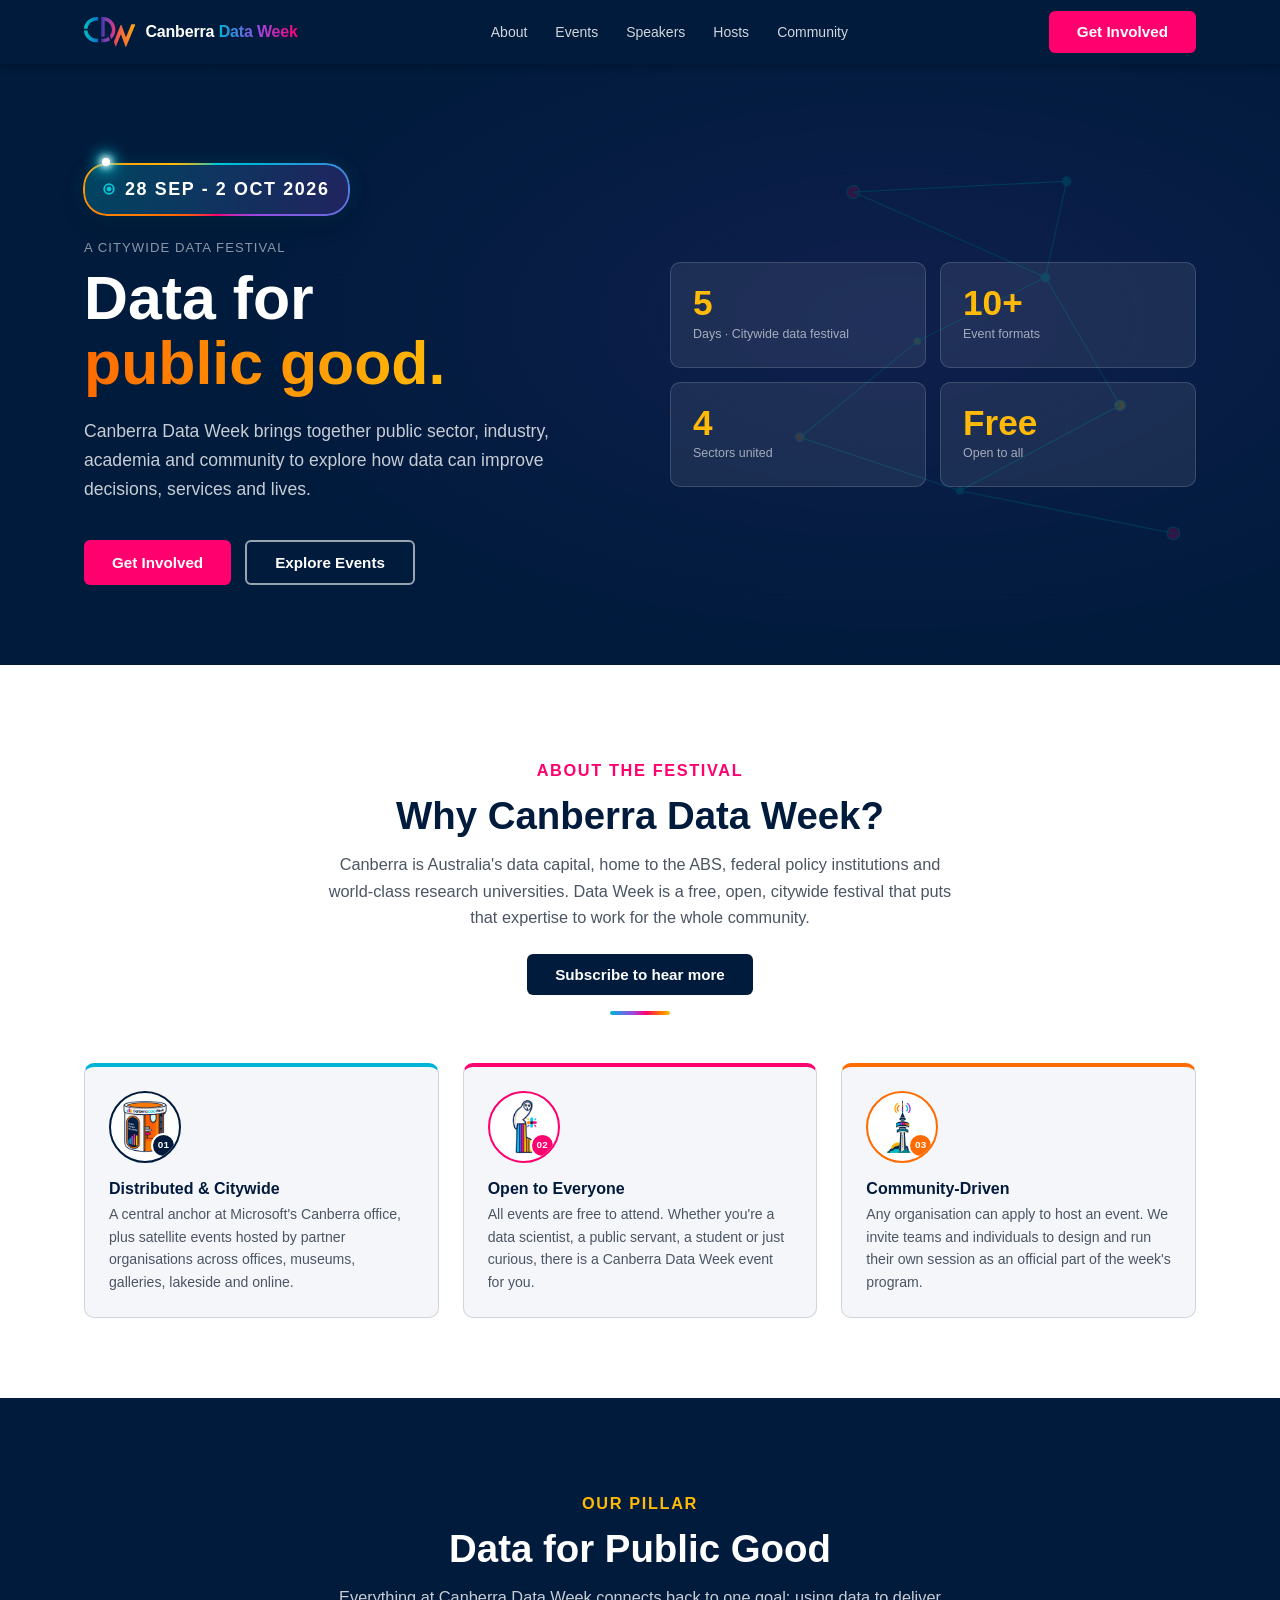
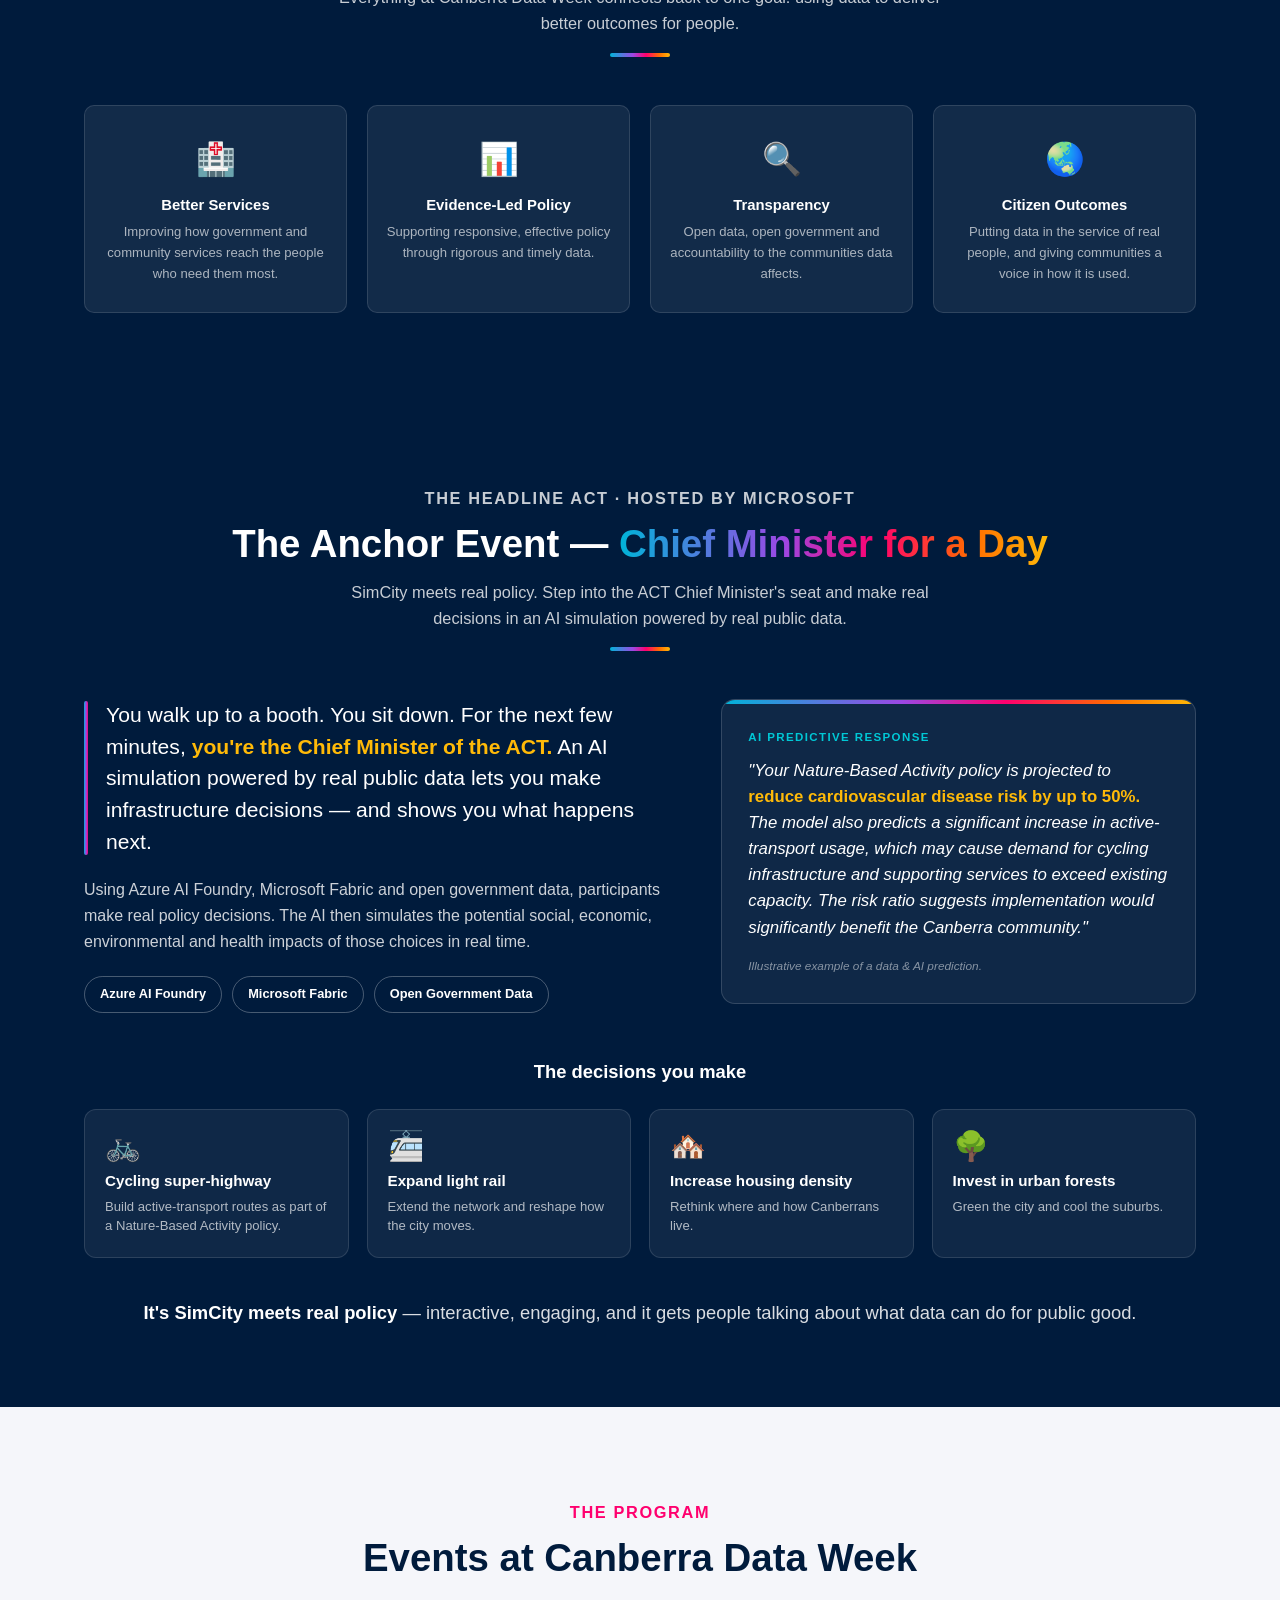
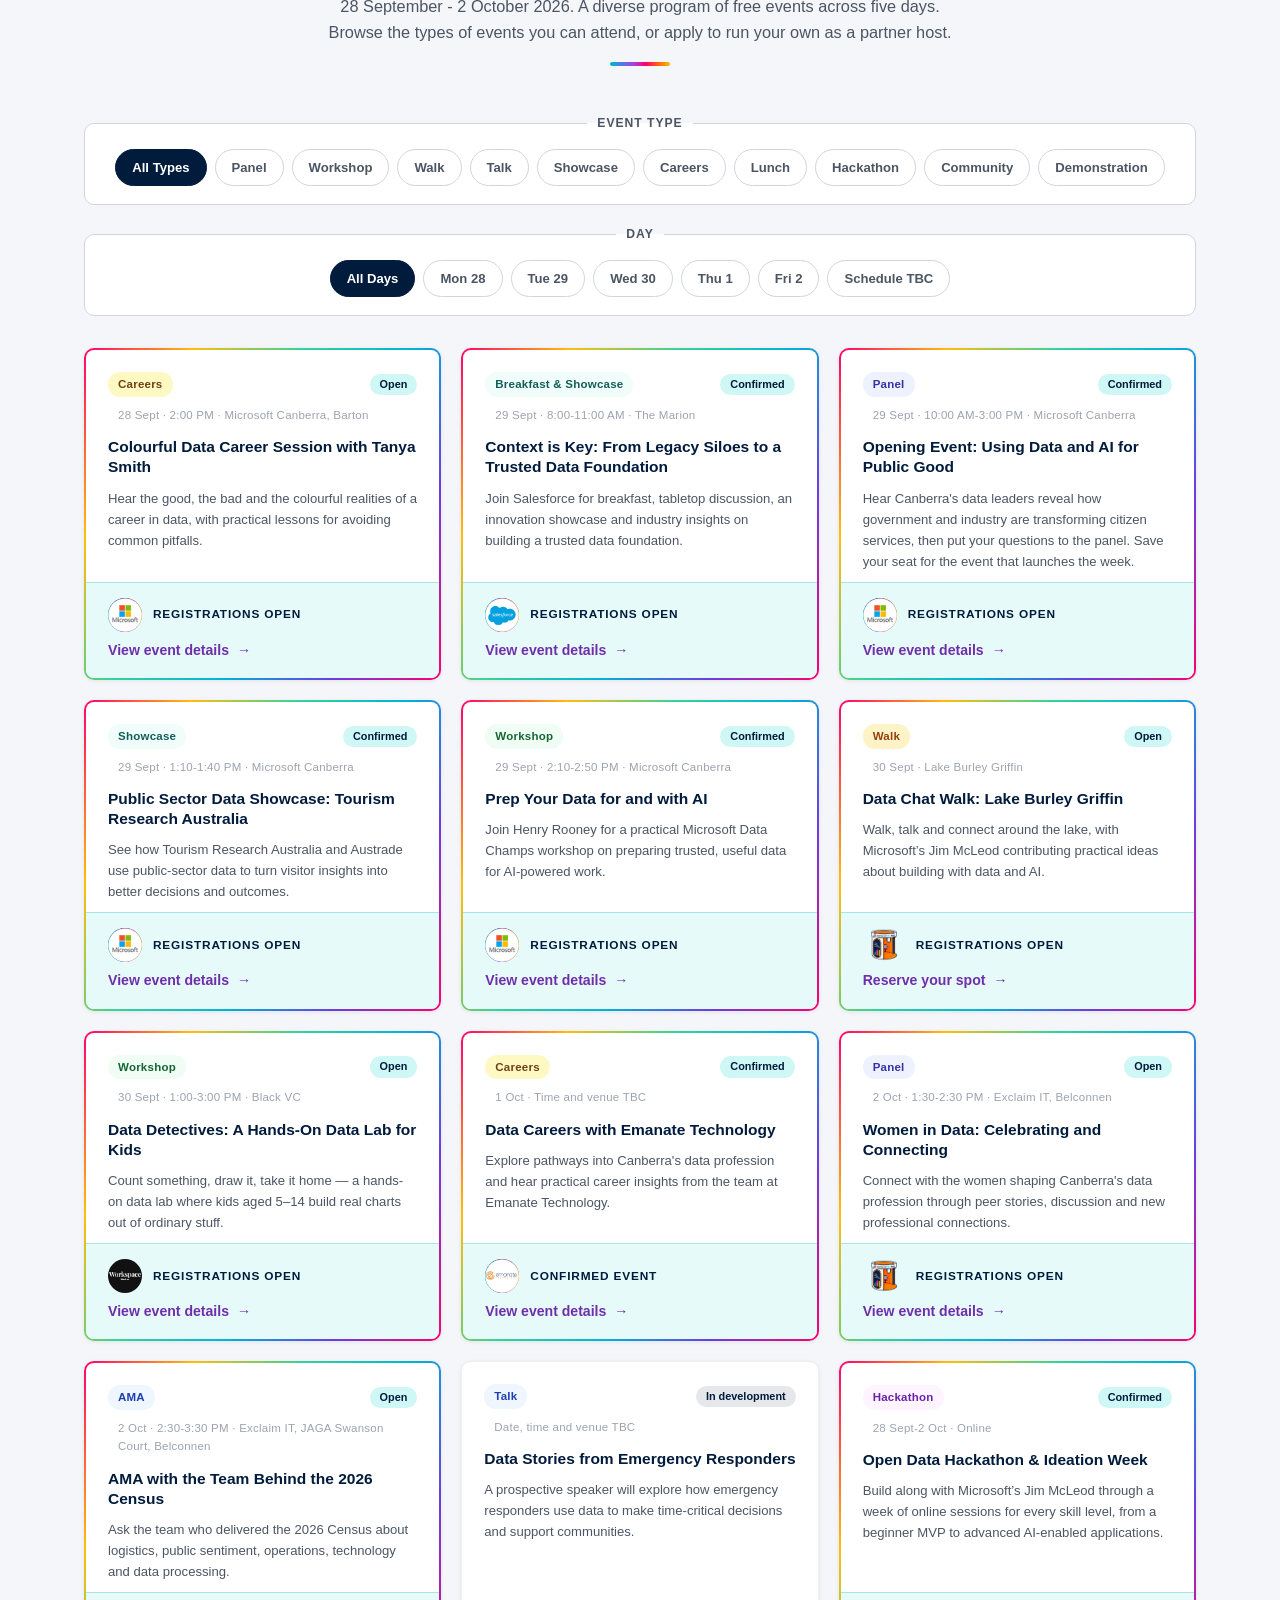
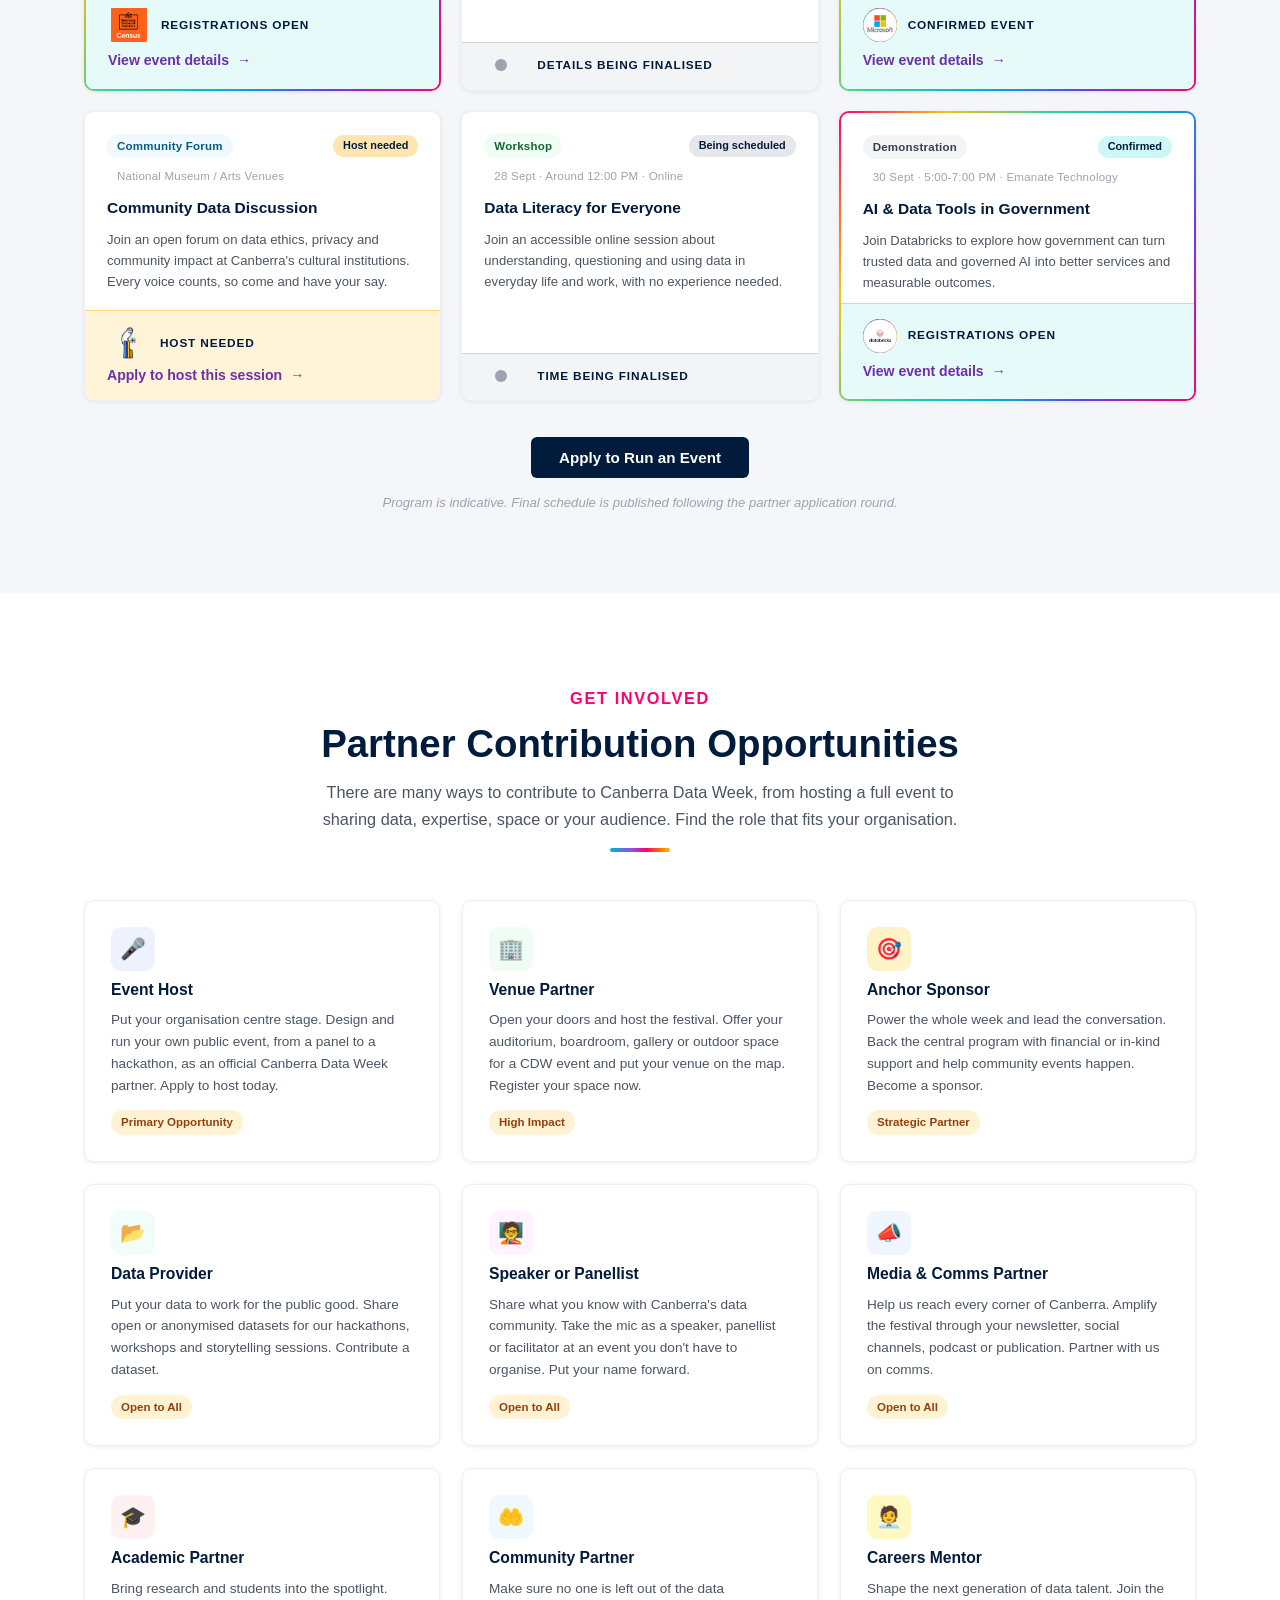
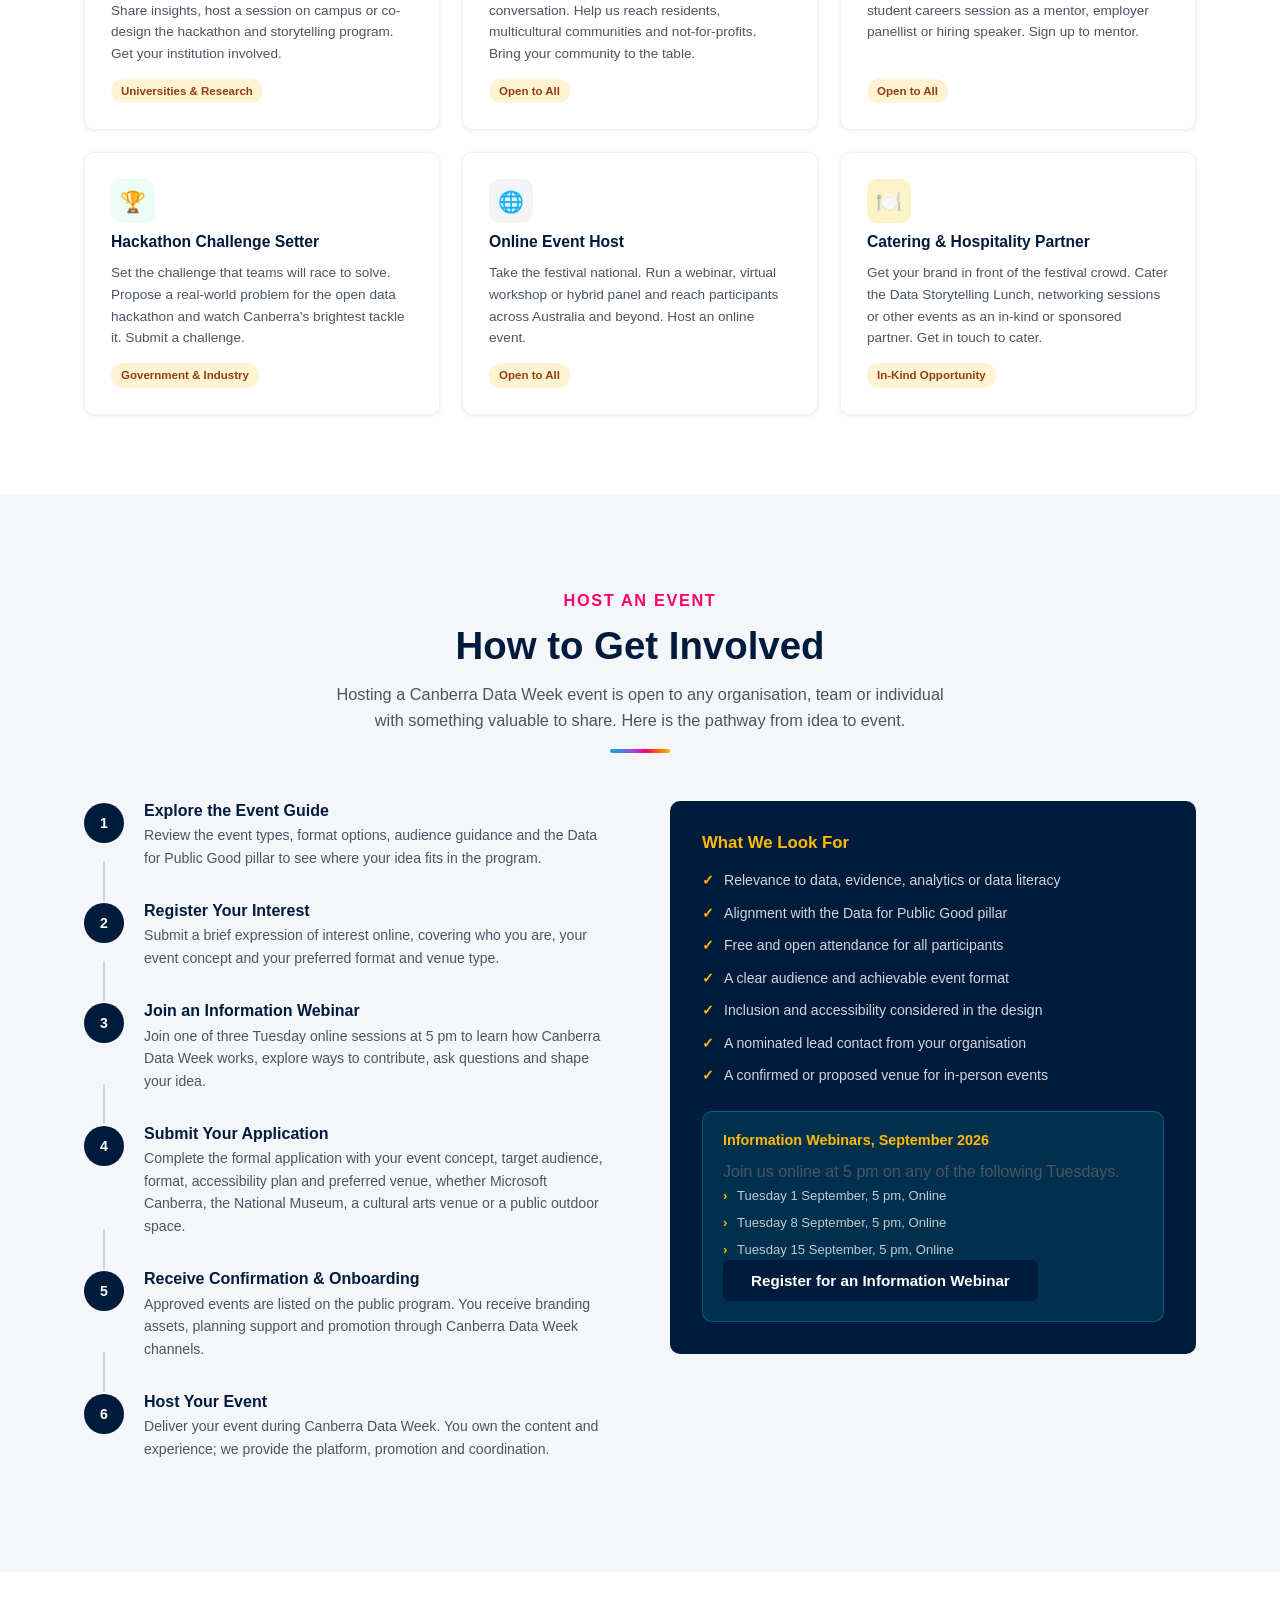
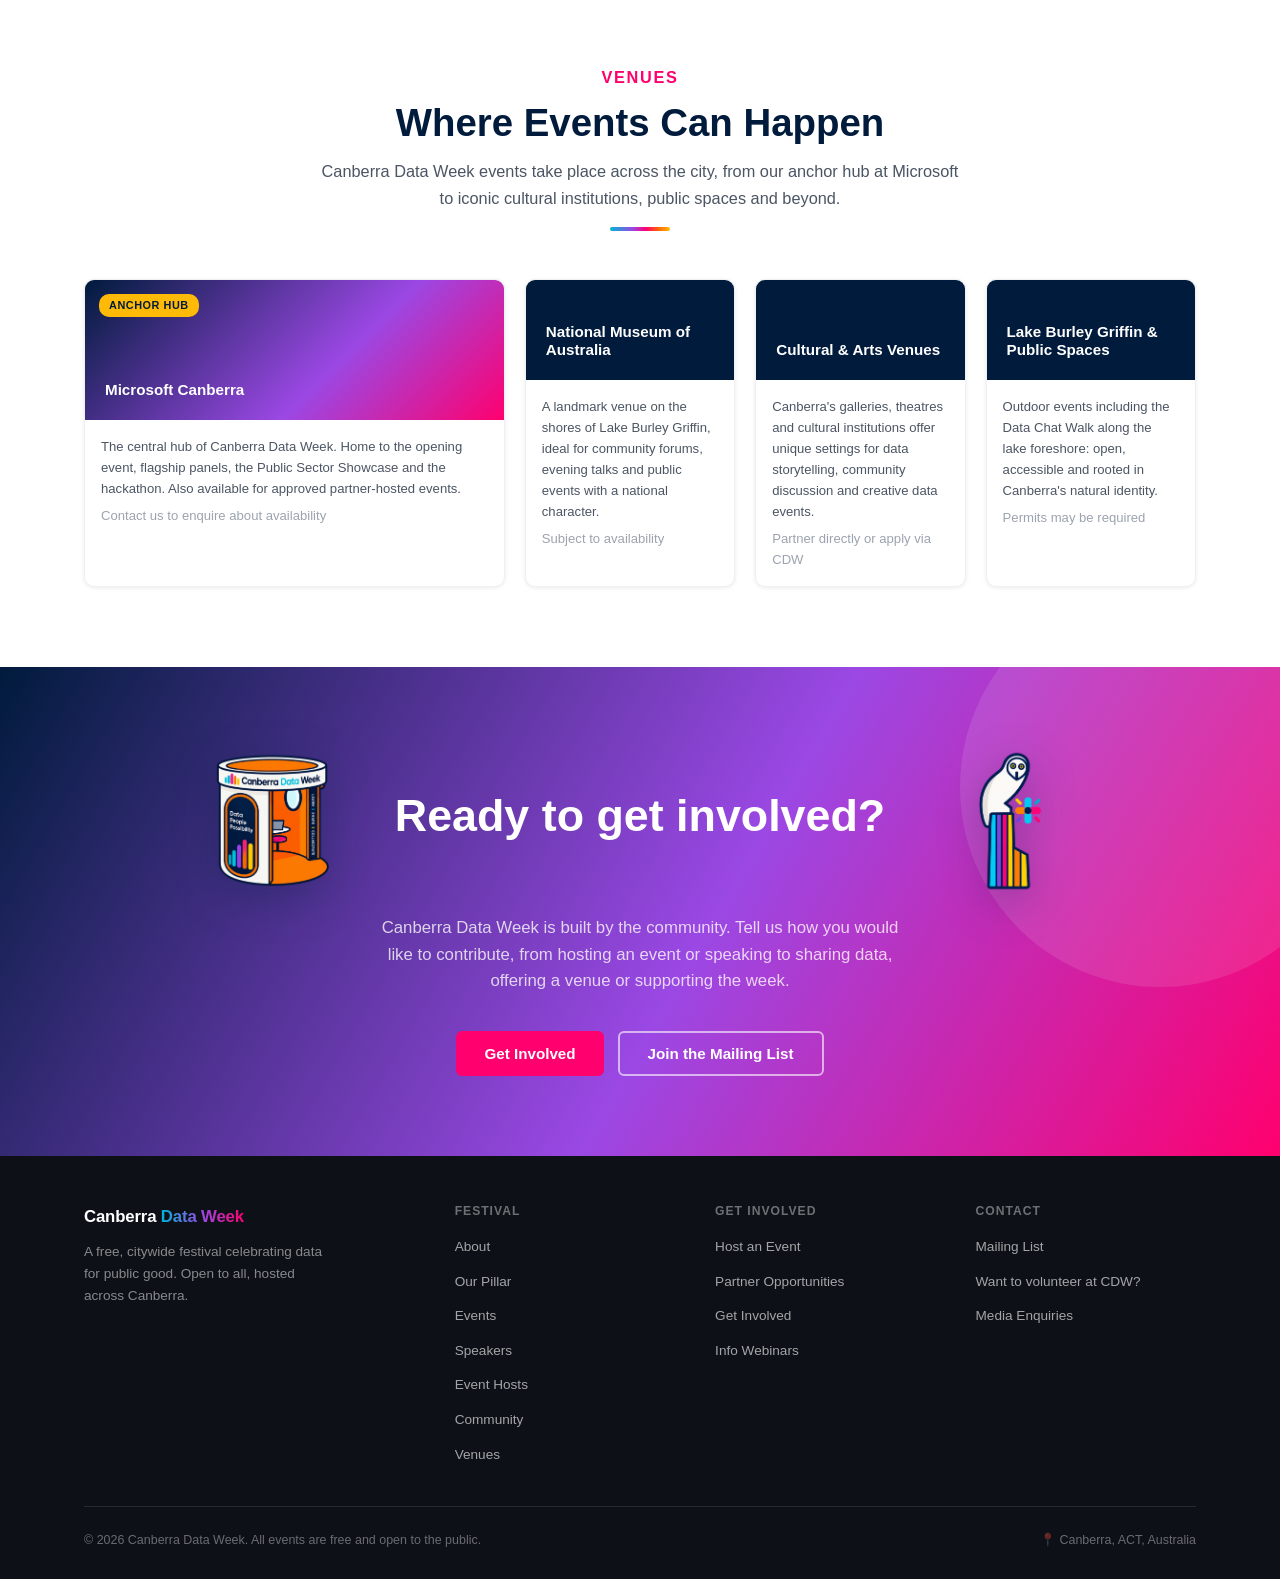
<file: index.html>
<!DOCTYPE html>
<html lang="en-AU" dir="ltr">
<head>
<meta charset="UTF-8">
<meta name="viewport" content="width=device-width, initial-scale=1.0">
<meta name="color-scheme" content="light dark">
<meta name="description" content="Canberra Data Week is a citywide festival bringing together public sector, industry, academia and community to explore how data can improve decisions, services and lives.">
<link rel="icon" href="favicon.svg" type="image/svg+xml">
<title>Canberra Data Week</title>
<style>
/* ── Reset & Base ─────────────────────────────────────────────── */
*, *::before, *::after { box-sizing: border-box; margin: 0; padding: 0; }
html { scroll-behavior: smooth; font-size: 16px; }

/* ── Design tokens ────────────────────────────────────────────── */
:root {
  /* CDW brand palette */
  --cdw-teal:      #00B4D8;   /* left of "C"     */
  --cdw-turquoise: #00C8D6;   /* underline start */
  --cdw-purple:    #9B48E4;   /* mid "D"         */
  --cdw-magenta:   #FF006E;   /* end "D"         */
  --cdw-orange:    #FF6B00;   /* left "W"        */
  --cdw-yellow:    #FFBA08;   /* right "W"       */
  --cdw-navy:      #001B3C;   /* primary text    */
  --cdw-white:     #FFFFFF;

  /* gradients (reuse everywhere) */
  --grad-cd:   linear-gradient(90deg, var(--cdw-teal) 0%, var(--cdw-purple) 50%, var(--cdw-magenta) 100%);
  --grad-w:    linear-gradient(90deg, var(--cdw-orange) 0%, var(--cdw-yellow) 100%);
  --grad-full: linear-gradient(90deg, var(--cdw-teal) 0%, var(--cdw-purple) 38%, var(--cdw-magenta) 60%, var(--cdw-orange) 82%, var(--cdw-yellow) 100%);

  /* aliases keep existing rules on the new palette */
  --navy:      var(--cdw-navy);
  --blue:      var(--cdw-teal);
  --blue-mid:  var(--cdw-purple);
  --gold:      var(--cdw-yellow);
  --gold-lt:   #FFF3D4;
  --teal:      var(--cdw-turquoise);
  --purple:    var(--cdw-purple);
  --green:     #107C10;
  --white:     var(--cdw-white);

  /* neutrals & layout */
  --off-white: #F5F6FA;
  --grey-100:  #EFF0F4;
  --grey-200:  #D1D5DB;
  --grey-400:  #9CA3AF;
  --grey-600:  #4B5563;
  --grey-800:  #1F2937;
  --text:      var(--cdw-navy);
  --surface:   var(--cdw-white);
  --font:      -apple-system, BlinkMacSystemFont, 'Segoe UI', Roboto, 'Helvetica Neue', Arial, sans-serif;
  --radius:    10px;
  --shadow-sm: 0 1px 4px rgba(0,0,0,.08);
  --shadow-md: 0 4px 16px rgba(0,0,0,.10);
  --shadow-lg: 0 8px 32px rgba(0,0,0,.14);
  --max-w:     1160px;
}
@media (prefers-color-scheme: dark) {
  :root {
    --off-white: #0F172A;
    --surface:   #0F172A;
    --grey-100:  #1E293B;
    --grey-200:  #334155;
    --grey-400:  #64748B;
    --grey-600:  #CBD5E1;
    --grey-800:  #F1F5F9;
    --text:      var(--cdw-white);
    --gold-lt:   #2A1F00;
    --shadow-sm: 0 1px 4px rgba(0,0,0,.3);
    --shadow-md: 0 4px 16px rgba(0,0,0,.4);
    --shadow-lg: 0 8px 32px rgba(0,0,0,.5);
  }
}

/* ── Utilities ────────────────────────────────────────────────── */
body { font-family: var(--font); color: var(--text); background: var(--off-white); line-height: 1.6; }
.container { max-inline-size: var(--max-w); margin-inline: auto; padding-inline: 24px; }
.section { padding-block: 80px; }
.section--alt { background: var(--off-white); }
.section--white { background: var(--surface); }
.section--navy { background: var(--navy); color: var(--white); }
h1,h2,h3,h4 { line-height: 1.2; font-weight: 700; }
h2 { font-size: clamp(1.75rem, 3vw, 2.5rem); margin-block-end: 12px; }
h3 { font-size: clamp(1.1rem, 2vw, 1.4rem); }
p { color: var(--grey-600); }
.section--navy p { color: rgba(255,255,255,.78); }
a { color: var(--cdw-purple); text-decoration: none; }
a:hover { text-decoration: underline; }
/* gradient text utility */
.grad-text { background: var(--grad-full); -webkit-background-clip: text; background-clip: text; color: transparent; }
@property --badge-angle {
  syntax: "<angle>";
  initial-value: 0deg;
  inherits: false;
}

/* ── Buttons ─────────────────────────────────────────────────── */
.btn {
  display: inline-block; padding: 13px 28px; border-radius: 6px;
  font-size: .95rem; font-weight: 600; cursor: pointer;
  transition: opacity .15s, transform .1s; border: none; line-height: 1;
}
.btn:hover { opacity: .88; transform: translateY(-1px); text-decoration: none; }
.btn--primary   { background: var(--cdw-magenta); color: #FFFFFF; }
.btn--secondary { background: transparent; color: var(--white); border: 2px solid rgba(255,255,255,.6); }
.btn--secondary:hover { background: rgba(255,255,255,.12); }
.btn--navy      { background: var(--navy); color: var(--white); }
.btn--outline   { background: transparent; color: var(--blue); border: 2px solid var(--blue); }
.btn--outline:hover { background: var(--blue); color: var(--white); }

/* ── Navigation ──────────────────────────────────────────────── */
.nav {
  position: sticky; inset-block-start: 0; z-index: 100;
  background: var(--navy); box-shadow: 0 2px 8px rgba(0,0,0,.25);
}
.nav__inner {
  display: flex; align-items: center; justify-content: space-between;
  min-block-size: 64px; gap: 24px;
}
.nav__brand { display: flex; align-items: center; gap: 10px; text-decoration: none; }
.nav__dots  { display: flex; align-items: center; gap: 5px; }
.nav__dot   { inline-size: 9px; block-size: 9px; border-radius: 50%; background: var(--gold); }
.nav__wordmark { font-size: 1rem; font-weight: 700; color: var(--white); letter-spacing: -.01em; }
.nav__wordmark strong { background: var(--grad-cd); -webkit-background-clip: text; background-clip: text; color: transparent; }
.nav__logo { block-size: 30px; inline-size: auto; display: block; }
.nav__links { display: flex; align-items: center; gap: 4px; list-style: none; }
.nav__links a {
  color: rgba(255,255,255,.82); font-size: .875rem; font-weight: 500;
  padding: 8px 12px; border-radius: 4px; transition: background .15s, color .15s;
}
.nav__links a:hover { background: rgba(255,255,255,.1); color: var(--white); text-decoration: none; }
.nav__cta { margin-inline-start: 8px; }

/* ── Hero ────────────────────────────────────────────────────── */
.hero { background: var(--navy); position: relative; overflow: hidden; padding-block: 100px 80px; }
.hero__bg { position: absolute; inset: 0; pointer-events: none; opacity: .18; }
.hero__inner {
  position: relative; z-index: 1;
  display: grid; grid-template-columns: 1fr 1fr; gap: 60px; align-items: center;
}
.hero__badge {
  position: relative; isolation: isolate;
  display: inline-flex; align-items: center; gap: 10px;
  background: linear-gradient(110deg, rgba(0,200,214,.24), rgba(155,72,228,.2));
  border: 1px solid transparent;
  box-shadow: 0 8px 24px rgba(0,0,0,.2), 0 0 20px rgba(0,200,214,.14);
  color: var(--white); font-size: clamp(.95rem, 2vw, 1.12rem); font-weight: 800; letter-spacing: .09em;
  text-transform: uppercase; padding: 10px 18px; border-radius: 24px; margin-block-end: 22px;
}
.hero__badge::before {
  position: absolute; z-index: -1; inset: -2px; padding: 2px;
  border-radius: inherit;
  background: conic-gradient(from var(--badge-angle), var(--cdw-turquoise), var(--cdw-teal), var(--cdw-purple), var(--cdw-magenta), var(--cdw-orange), var(--cdw-yellow), var(--cdw-turquoise));
  content: "";
  -webkit-mask: linear-gradient(#000 0 0) content-box, linear-gradient(#000 0 0);
  -webkit-mask-composite: xor;
  mask-composite: exclude;
  animation: hero-badge-rainbow 8s linear infinite;
}
.hero__badge::after {
  position: absolute; z-index: 1; inset: 0 auto auto 0;
  inline-size: 8px; block-size: 8px; border-radius: 50%;
  background: var(--white);
  box-shadow: 0 0 7px 2px var(--white), 0 0 15px 5px var(--cdw-turquoise);
  offset-path: inset(-2px round 24px);
  offset-distance: 0%;
  content: "";
  animation: hero-badge-dot 8s linear infinite;
}
.hero__badge svg { inline-size: 12px; block-size: 12px; flex: 0 0 auto; }
@keyframes hero-badge-rainbow {
  to { --badge-angle: 1turn; }
}
@keyframes hero-badge-dot {
  to { offset-distance: 100%; }
}
.hero__eyebrow { font-size: .82rem; color: rgba(255,255,255,.55); letter-spacing: .08em; text-transform: uppercase; margin-block-end: 8px; }
.hero__title { font-size: clamp(2.4rem, 5vw, 3.8rem); color: var(--white); line-height: 1.08; margin-block-end: 20px; }
.hero__title em { background: var(--grad-w); -webkit-background-clip: text; background-clip: text; color: transparent; font-style: normal; }
.hero__tagline { font-size: 1.1rem; color: rgba(255,255,255,.78); margin-block-end: 36px; max-inline-size: 480px; line-height: 1.65; }
.hero__actions { display: flex; gap: 14px; flex-wrap: wrap; }
.stat-cards { display: grid; grid-template-columns: 1fr 1fr; gap: 14px; }
.stat-card {
  background: rgba(255,255,255,.08); border: 1px solid rgba(255,255,255,.15);
  border-radius: var(--radius); padding: 22px;
}
.stat-card__num   { font-size: 2.2rem; font-weight: 800; color: var(--gold); line-height: 1; }
.stat-card__label { font-size: .78rem; color: rgba(255,255,255,.6); margin-block-start: 4px; }

/* ── Section headers ─────────────────────────────────────────── */
.section-header { text-align: center; margin-block-end: 48px; }
.section-header::after { content: ''; display: block; inline-size: 60px; block-size: 4px; margin: 16px auto 0; border-radius: 2px; background: var(--grad-full); }
.section-header__eyebrow {
  font-size: .76rem; font-weight: 700; letter-spacing: .1em; text-transform: uppercase;
  color: var(--cdw-magenta); margin-block-end: 10px;
}
.section--navy .section-header__eyebrow { color: var(--cdw-yellow); }
.section-header p { font-size: 1.02rem; max-inline-size: 640px; margin-inline: auto; margin-block-start: 12px; }
.section-header__action { margin-block-start: 24px; }

/* ── Mission cards ────────────────────────────────────────────── */
.mission-grid { display: grid; grid-template-columns: repeat(3, minmax(0, 1fr)); gap: 24px; }
.mission-card {
  display: grid; grid-template-rows: auto 1fr; gap: 16px; align-items: start;
  background: var(--off-white); border: 1px solid var(--grey-200);
  border-block-start: 4px solid var(--cdw-teal); border-radius: var(--radius);
  padding: 24px; transition: border-color .2s, box-shadow .2s, transform .2s;
}
.mission-card:hover { box-shadow: var(--shadow-md); transform: translateY(-3px); }
.mission-card:nth-child(2) { border-block-start-color: var(--cdw-magenta); }
.mission-card:nth-child(3) { border-block-start-color: var(--cdw-orange); }
.mission-card__marker {
  position: relative; inline-size: 72px; block-size: 72px; display: grid; place-items: center;
  overflow: hidden; border: 2px solid var(--navy); border-radius: 50%; background: var(--white);
}
.mission-card__marker img { inline-size: 58px; block-size: 58px; object-fit: contain; }
.mission-card__number {
  position: absolute; inset-inline-end: 3px; inset-block-end: 3px;
  min-inline-size: 25px; block-size: 25px; display: grid; place-items: center;
  padding-inline: 4px; border: 2px solid var(--white); border-radius: 50%;
  background: var(--navy); color: var(--white);
  font-size: .62rem; font-weight: 800; letter-spacing: .02em;
}
.mission-card:nth-child(2) .mission-card__marker { border-color: var(--cdw-magenta); }
.mission-card:nth-child(2) .mission-card__number { background: var(--cdw-magenta); }
.mission-card:nth-child(3) .mission-card__marker { border-color: var(--cdw-orange); }
.mission-card:nth-child(3) .mission-card__number { background: var(--cdw-orange); }
.mission-card h3 { font-size: 1rem; color: var(--text); margin-block-end: 5px; }
.mission-card p  { font-size: .88rem; }

/* ── Pillar ──────────────────────────────────────────────────── */
.pillar-grid { display: grid; grid-template-columns: repeat(4, 1fr); gap: 20px; }
.pillar-item {
  text-align: center; padding: 28px 18px;
  background: rgba(255,255,255,.07); border: 1px solid rgba(255,255,255,.12); border-radius: var(--radius);
}
.pillar-item__icon { font-size: 2rem; margin-block-end: 12px; }
.pillar-item h3 { font-size: .93rem; color: var(--white); margin-block-end: 6px; }
.pillar-item p  { font-size: .82rem; color: rgba(255,255,255,.65); }

/* ── Events ──────────────────────────────────────────────────── */
.event-filters {
  display: flex; flex-wrap: wrap; gap: 8px;
  justify-content: center;
}
.event-filter-set {
  min-inline-size: 0; display: grid; gap: 9px; margin: 0 0 20px;
  padding: 16px 18px 18px; border: 1px solid var(--grey-200);
  border-radius: var(--radius); background: var(--surface);
}
.event-filter-set + .event-filter-set { margin-block-end: 32px; }
.event-filter-set__label {
  margin-inline: auto; padding-inline: 10px; color: var(--grey-600);
  font-size: .76rem; font-weight: 700; letter-spacing: .08em;
  text-align: center; text-transform: uppercase;
}
/* Visually-hidden radio inputs drive the filter (pure CSS, no JS) */
.filter-input { position: absolute; width: 1px; height: 1px; opacity: 0; pointer-events: none; }
.filter-chip {
  display: inline-block;
  padding: 7px 16px; border-radius: 20px; font-size: .82rem; font-weight: 600;
  border: 1.5px solid var(--grey-200); background: var(--surface); color: var(--grey-600);
  cursor: pointer; font-family: inherit; transition: background .15s, color .15s, border-color .15s;
}
.filter-chip:hover { border-color: var(--blue); color: var(--blue); }
/* Active chip: highlight the label whose radio is checked */
#f-all:checked      ~ .event-filter-set label[for="f-all"],
#f-panel:checked    ~ .event-filter-set label[for="f-panel"],
#f-workshop:checked ~ .event-filter-set label[for="f-workshop"],
#f-walk:checked     ~ .event-filter-set label[for="f-walk"],
#f-talk:checked     ~ .event-filter-set label[for="f-talk"],
#f-showcase:checked ~ .event-filter-set label[for="f-showcase"],
#f-careers:checked  ~ .event-filter-set label[for="f-careers"],
#f-lunch:checked    ~ .event-filter-set label[for="f-lunch"],
#f-hackathon:checked ~ .event-filter-set label[for="f-hackathon"],
#f-community:checked ~ .event-filter-set label[for="f-community"],
#f-demo:checked     ~ .event-filter-set label[for="f-demo"] {
  background: var(--navy); color: var(--white); border-color: var(--navy);
}
#d-mon:checked ~ .event-filter-set label[for="d-mon"],
#d-tue:checked ~ .event-filter-set label[for="d-tue"],
#d-wed:checked ~ .event-filter-set label[for="d-wed"],
#d-thu:checked ~ .event-filter-set label[for="d-thu"],
#d-fri:checked ~ .event-filter-set label[for="d-fri"],
#d-tbc:checked ~ .event-filter-set label[for="d-tbc"] {
  background: var(--cdw-purple); color: var(--white); border-color: var(--cdw-purple);
}
#d-all:checked ~ .event-filter-set label[for="d-all"] {
  background: var(--navy); color: var(--white); border-color: var(--navy);
}
#f-all:focus-visible ~ .event-filter-set label[for="f-all"],
#d-all:focus-visible ~ .event-filter-set label[for="d-all"] { outline: 2px solid var(--blue); outline-offset: 2px; }
/* Show only cards matching the checked filter */
#f-panel:checked    ~ .events-grid .event-card:not([data-type~="panel"]),
#f-workshop:checked ~ .events-grid .event-card:not([data-type~="workshop"]),
#f-walk:checked     ~ .events-grid .event-card:not([data-type~="walk"]),
#f-talk:checked     ~ .events-grid .event-card:not([data-type~="talk"]),
#f-showcase:checked ~ .events-grid .event-card:not([data-type~="showcase"]),
#f-careers:checked  ~ .events-grid .event-card:not([data-type~="careers"]),
#f-lunch:checked    ~ .events-grid .event-card:not([data-type~="lunch"]),
#f-hackathon:checked ~ .events-grid .event-card:not([data-type~="hackathon"]),
#f-community:checked ~ .events-grid .event-card:not([data-type~="community"]),
#f-demo:checked     ~ .events-grid .event-card:not([data-type~="demo"]) {
  display: none;
}
#d-mon:checked ~ .events-grid .event-card:not([data-day~="mon"]),
#d-tue:checked ~ .events-grid .event-card:not([data-day~="tue"]),
#d-wed:checked ~ .events-grid .event-card:not([data-day~="wed"]),
#d-thu:checked ~ .events-grid .event-card:not([data-day~="thu"]),
#d-fri:checked ~ .events-grid .event-card:not([data-day~="fri"]),
#d-tbc:checked ~ .events-grid .event-card:not([data-day~="tbc"]) {
  display: none;
}
.events-grid { display: grid; grid-template-columns: repeat(3, 1fr); gap: 20px; }
.event-card {
  background: var(--surface); border-radius: var(--radius); box-shadow: var(--shadow-sm);
  padding: 22px; display: flex; flex-direction: column; gap: 10px; overflow: hidden;
  border: 1px solid var(--grey-100); transition: box-shadow .2s, transform .15s;
}
.event-card:hover { box-shadow: var(--shadow-md); transform: translateY(-2px); }
.event-card__meta { display: flex; flex-wrap: wrap; gap: 6px; align-items: center; }
.event-card__badge {
  margin-inline-start: auto; padding: 4px 10px; border-radius: 999px;
  color: var(--cdw-navy); font-size: .68rem; font-weight: 800; line-height: 1.25;
}
.event-card__badge--confirmed { background: #CFF7F5; }
.event-card__badge--host { background: #FFE6B0; }
.event-card__badge--pending { background: #E5E7EB; }
.event-card__meta .tag--venue { flex-basis: 100%; }
.tag {
  display: inline-block; padding: 3px 10px; border-radius: 12px;
  font-size: .72rem; font-weight: 700; letter-spacing: .02em;
}
.tag--panel     { background: #EEF2FF; color: #3730A3; }
.tag--workshop  { background: #F0FDF4; color: #166534; }
.tag--walk      { background: #FEF3C7; color: #92400E; }
.tag--talk      { background: #EFF6FF; color: #1E40AF; }
.tag--hackathon { background: #FDF4FF; color: #6B21A8; }
.tag--lunch     { background: #FFF1F2; color: #9F1239; }
.tag--showcase  { background: #F0FDFA; color: #115E59; }
.tag--careers   { background: #FEF9C3; color: #713F12; }
.tag--community { background: #F0F9FF; color: #075985; }
.tag--demo      { background: #F3F4F6; color: #374151; }
.tag--venue     { background: transparent; color: var(--grey-400); font-size: .72rem; font-weight: 400; }
.event-card h3  { font-size: .97rem; color: var(--text); line-height: 1.3; }
.event-card p   { font-size: .82rem; }
.event-card__footer {
  margin: auto -22px -22px; padding: 15px 22px 17px;
  border-block-start: 1px solid; display: flex; flex-direction: column; gap: 7px;
}
.event-card__footer--confirmed { background: #E5FAF9; border-color: #A6E7E5; }
.event-card__footer--host { background: #FFF4D8; border-color: #FFD27A; }
.event-card__footer--pending { background: #F3F4F6; border-color: #D1D5DB; }
.event-card__status-row { display: flex; align-items: center; gap: 11px; color: var(--cdw-navy); }
.event-card__status-icon { inline-size: 42px; block-size: 34px; flex: 0 0 auto; color: var(--cdw-navy); }
.event-card__status-icon--asset,
.event-card__status-icon--bus { object-fit: contain; border-radius: 5px; }
.event-card__status-icon--partner { inline-size: 34px; object-fit: cover; border-radius: 50%; }
.event-card__status-dot { inline-size: 12px; block-size: 12px; margin-inline: 11px 19px; border-radius: 50%; background: var(--grey-400); flex: 0 0 auto; }
.event-card__status-label { font-size: .74rem; letter-spacing: .07em; line-height: 1.2; }
.event-card__footer .event-card__action {
  align-self: flex-start; margin: 0; padding: 0; border: 0; background: transparent;
  color: #6F2EAA; font-family: inherit; cursor: pointer; text-align: start;
}
.event-card__footer .event-card__action:hover { color: #4F1E7C; text-decoration: underline; }
.events-cta   { text-align: center; margin-block-start: 36px; }
.events-note  { text-align: center; margin-block-start: 14px; font-size: .82rem; color: var(--grey-400); font-style: italic; }

/* ── Mobile week at a glance ── */
.mobile-program { display: none; }
.mobile-program__list { display: grid; gap: 12px; }
.mobile-day { overflow: hidden; background: var(--surface); border: 1px solid var(--grey-200); border-radius: var(--radius); box-shadow: var(--shadow-sm); }
.mobile-day summary { position: relative; display: grid; grid-template-columns: 62px minmax(0, 1fr); gap: 14px; align-items: center; padding: 17px 42px 17px 16px; cursor: pointer; list-style: none; }
.mobile-day summary::-webkit-details-marker { display: none; }
.mobile-day summary::after { position: absolute; inset-inline-end: 18px; content: '+'; color: var(--cdw-purple); font-size: 1.5rem; line-height: 1; }
.mobile-day[open] summary::after { content: '\2212'; }
.mobile-day[open] summary { border-block-end: 1px solid var(--grey-200); }
.mobile-day__date { display: grid; place-items: center; align-self: stretch; min-block-size: 58px; padding: 8px 5px; border-radius: 8px; background: var(--navy); color: var(--white); text-align: center; font-size: .7rem; font-weight: 800; letter-spacing: .06em; line-height: 1.25; text-transform: uppercase; }
.mobile-day__date strong { display: block; color: var(--cdw-yellow); font-size: 1.18rem; letter-spacing: 0; }
.mobile-day__preview strong { display: block; color: var(--text); font-size: .92rem; line-height: 1.3; }
.mobile-day__preview span { display: block; margin-block-start: 5px; color: var(--grey-600); font-size: .75rem; line-height: 1.35; }
.mobile-day__preview .mobile-day__more { color: var(--cdw-purple); font-weight: 700; }
.mobile-day__events { display: grid; padding-inline: 16px; }
.mobile-event { padding-block: 15px; border-block-end: 1px solid var(--grey-100); }
.mobile-event:last-child { border-block-end: 0; }
.mobile-event h3 { color: var(--text); font-size: .9rem; line-height: 1.35; }
.mobile-event p { margin-block-start: 4px; font-size: .76rem; line-height: 1.4; }
.mobile-event__action { margin-block-start: 8px; padding: 0; border: 0; background: transparent; color: var(--cdw-purple); font: inherit; font-size: .78rem; font-weight: 700; cursor: pointer; }
.mobile-event__action:hover { text-decoration: underline; }

/* ── Partner Opportunities ───────────────────────────────────── */
.opps-intro { max-inline-size: 700px; margin-inline: auto; text-align: center; margin-block-end: 40px; }
.opps-grid { display: grid; grid-template-columns: repeat(3, 1fr); gap: 22px; }
.opp-card {
  background: var(--surface); border-radius: var(--radius); padding: 26px;
  box-shadow: var(--shadow-sm); border: 1px solid var(--grey-100);
  display: flex; flex-direction: column; gap: 10px;
}
.opp-card__icon {
  inline-size: 44px; block-size: 44px; border-radius: 10px;
  display: flex; align-items: center; justify-content: center; font-size: 1.3rem; flex-shrink: 0;
}
.opp-card h3  { font-size: .98rem; color: var(--text); }
.opp-card p   { font-size: .85rem; flex-grow: 1; }
.opp-badge {
  align-self: flex-start; margin-block-start: 4px; font-size: .72rem; font-weight: 700;
  padding: 3px 10px; border-radius: 12px; background: var(--gold-lt); color: #92400E;
}

/* ── Pathway ─────────────────────────────────────────────────── */
.pathway-grid { display: grid; grid-template-columns: 1fr 1fr; gap: 60px; align-items: start; }
.steps { display: flex; flex-direction: column; gap: 0; }
.step { display: flex; gap: 20px; position: relative; }
.step + .step::before {
  content: ''; position: absolute; inset-inline-start: 19px; inset-block-start: 0;
  inline-size: 2px; block-size: 40px; background: var(--grey-200); transform: translateY(-40px);
}
.step__num {
  inline-size: 40px; block-size: 40px; border-radius: 50%; flex-shrink: 0;
  background: var(--navy); color: var(--white);
  display: flex; align-items: center; justify-content: center;
  font-size: .88rem; font-weight: 700; margin-block-start: 2px;
}
.step__body { padding-block-end: 32px; }
.step__body h3 { font-size: 1rem; color: var(--text); margin-block-end: 4px; }
.step__body p  { font-size: .88rem; }
.pathway-aside {
  background: var(--navy); color: var(--white); border-radius: var(--radius); padding: 32px;
}
.pathway-aside h3 { color: var(--gold); font-size: 1.05rem; margin-block-end: 16px; }
.pathway-aside ul { list-style: none; display: flex; flex-direction: column; gap: 10px; }
.pathway-aside li {
  display: flex; gap: 10px; align-items: flex-start;
  font-size: .88rem; color: rgba(255,255,255,.82);
}
.pathway-aside li::before { content: '✓'; color: var(--gold); font-weight: 700; flex-shrink: 0; }
.webinar-box {
  margin-block-start: 24px; background: rgba(0,200,214,.12);
  border: 1px solid rgba(0,200,214,.3); border-radius: var(--radius); padding: 20px;
}
.webinar-box h4 { color: var(--gold); font-size: .9rem; margin-block-end: 10px; }
.webinar-box ul { list-style: none; display: flex; flex-direction: column; gap: 6px; }
.webinar-box li { font-size: .82rem; color: rgba(255,255,255,.75); padding-inline-start: 14px; position: relative; }
.webinar-box li::before { content: '›'; position: absolute; inset-inline-start: 0; color: var(--gold); }

/* ── Venues ──────────────────────────────────────────────────── */
.venues-grid { display: grid; grid-template-columns: 2fr 1fr 1fr 1fr; gap: 20px; }
.venue-card { background: var(--surface); border-radius: var(--radius); overflow: hidden; box-shadow: var(--shadow-sm); border: 1px solid var(--grey-100); }
.venue-card__hd {
  padding: 20px; background: var(--navy); color: var(--white);
  min-block-size: 100px; display: flex; flex-direction: column; justify-content: flex-end; position: relative;
}
.venue-card--featured .venue-card__hd { min-block-size: 140px; background: linear-gradient(135deg, var(--cdw-navy) 0%, var(--cdw-purple) 60%, var(--cdw-magenta) 100%); }
.venue-card__tag {
  position: absolute; inset-block-start: 14px; inset-inline-start: 14px;
  background: var(--gold); color: var(--navy); font-size: .68rem; font-weight: 700;
  padding: 3px 10px; border-radius: 10px; text-transform: uppercase; letter-spacing: .05em;
}
.venue-card__hd h3 { font-size: .95rem; color: var(--white); }
.venue-card__bd { padding: 16px; }
.venue-card__bd p { font-size: .82rem; }
.venue-cap { font-size: .75rem; color: var(--grey-400); margin-block-start: 6px; }

/* ── CTA band ────────────────────────────────────────────────── */
.cta-band {
  background: linear-gradient(120deg, var(--cdw-navy) 0%, var(--cdw-purple) 55%, var(--cdw-magenta) 100%);
  padding-block: 80px; text-align: center; position: relative; overflow: hidden;
}
.cta-band::before {
  content: ''; position: absolute; inset-inline-end: -80px; inset-block-start: -80px;
  inline-size: 400px; block-size: 400px; border-radius: 50%; background: rgba(255,255,255,.10);
}
.cta-band__heading {
  display: grid; grid-template-columns: minmax(90px, 150px) auto minmax(90px, 150px);
  gap: clamp(18px, 4vw, 48px); justify-content: center; align-items: center;
  margin-block-end: 18px;
}
.cta-band__icon {
  inline-size: 100%; block-size: auto;
  filter: drop-shadow(0 12px 22px rgba(0,27,60,.28));
}
.cta-band h2 { color: var(--white); font-size: clamp(1.8rem, 3.5vw, 2.8rem); }
.cta-band p  { color: rgba(255,255,255,.78); font-size: 1.05rem; max-inline-size: 540px; margin-inline: auto; margin-block-end: 36px; }
.cta-band__actions { display: flex; gap: 14px; justify-content: center; flex-wrap: wrap; }

/* ── Form dialogs ───────────────────────────────────────────── */
.mailing-dialog {
  inline-size: min(520px, calc(100% - 32px)); max-inline-size: none; max-block-size: calc(100dvh - 32px);
  margin: auto; padding: 0; border: 0; border-radius: 8px; overflow: auto;
  background: var(--surface); color: var(--text); box-shadow: var(--shadow-lg);
}
.mailing-dialog::backdrop { background: rgba(0,27,60,.78); -webkit-backdrop-filter: blur(3px); backdrop-filter: blur(3px); }
.mailing-dialog__header { position: relative; padding: 30px 64px 18px 30px; border-block-start: 5px solid var(--cdw-magenta); }
.mailing-dialog__eyebrow {
  color: var(--cdw-magenta); font-size: .74rem; font-weight: 700;
  letter-spacing: .1em; text-transform: uppercase; margin-block-end: 6px;
}
.mailing-dialog__header h2 { font-size: 1.75rem; margin: 0; }
.mailing-dialog__intro { margin-block-start: 8px; font-size: .92rem; }
.mailing-dialog__close {
  position: absolute; inset-block-start: 22px; inset-inline-end: 22px;
  inline-size: 36px; block-size: 36px; border: 1px solid var(--grey-200); border-radius: 50%;
  background: transparent; color: var(--text); font: 400 1.5rem/1 var(--font); cursor: pointer;
}
.mailing-dialog__close:hover { border-color: var(--cdw-magenta); color: var(--cdw-magenta); }
body:has(.mailing-dialog[open]) { overflow: hidden; }
.host-dialog { inline-size: min(560px, calc(100% - 32px)); }
.event-dialog { inline-size: min(760px, calc(100% - 32px)); }
.event-dialog__body { padding: 0 30px 30px; }
.event-dialog__logo { display: block; inline-size: 92px; block-size: auto; margin-block-end: 14px; border-radius: 6px; }
.event-dialog__logo--partner { aspect-ratio: 1; object-fit: cover; border-radius: 50%; }
.event-dialog__details { display: flex; flex-wrap: wrap; gap: 8px 18px; margin-block: 4px 22px; color: var(--grey-600); font-size: .88rem; }
.event-dialog__description { display: grid; gap: 12px; margin-block: 8px 26px; }
.event-dialog__agenda { display: grid; gap: 0; margin-block: 8px 26px; border-block-start: 1px solid var(--grey-200); }
.event-dialog__agenda-row { display: grid; grid-template-columns: 132px 1fr; gap: 18px; padding-block: 13px; border-block-end: 1px solid var(--grey-200); }
.event-dialog__time { color: var(--cdw-magenta); font-size: .82rem; font-weight: 700; }
.event-dialog__session { color: var(--text); font-size: .9rem; line-height: 1.45; }
.event-dialog__feature-grid { display: grid; grid-template-columns: 1fr 1fr; gap: 14px; margin-block: 10px 26px; }
.event-dialog__feature {
  padding: 18px; border: 1px solid var(--grey-200); border-radius: 10px; background: var(--grey-50);
}
.event-dialog__feature-icon { display: block; margin-block-end: 8px; font-size: 1.45rem; line-height: 1; }
.event-dialog__feature h4 { margin-block-end: 5px; color: var(--text); font-size: .9rem; }
.event-dialog__feature p { color: var(--grey-600); font-size: .82rem; line-height: 1.45; }
.event-dialog__public-good {
  margin-block: 4px 26px; padding: 14px 16px; border-inline-start: 4px solid var(--cdw-teal);
  background: rgba(0,200,214,.08); color: var(--text); font-size: .9rem; font-weight: 650;
}
.event-dialog__actions { display: flex; align-items: center; gap: 12px; flex-wrap: wrap; }
.event-card--interactive { cursor: pointer; transition: transform .15s, box-shadow .15s, border-color .15s; }
.event-card:has(.event-card__badge--confirmed) {
  border: 2px solid transparent;
  background:
    linear-gradient(var(--surface), var(--surface)) padding-box,
    linear-gradient(120deg, #FF006E, #FFBE0B, #34D399, #00B4D8, #6C3CE1, #FF006E) border-box;
}
.event-card--interactive:hover { transform: translateY(-2px); box-shadow: var(--shadow-md); border-color: var(--cdw-teal); }
.event-card--interactive:focus-visible { outline: 3px solid rgba(0,180,216,.35); outline-offset: 3px; border-color: var(--cdw-teal); }
.event-card--interactive:has(.event-card__badge--confirmed):hover,
.event-card--interactive:has(.event-card__badge--confirmed):focus-visible { border-color: transparent; }
.event-card__action { display: inline-flex; align-items: center; gap: 8px; margin-block-start: 8px; color: var(--cdw-purple); font-size: .88rem; font-weight: 700; }
.event-card__action-arrow { display: inline-block; transition: transform .15s; }
.event-card--interactive:hover .event-card__action-arrow,
.event-card--interactive:focus-visible .event-card__action-arrow { transform: translateX(4px); }
@media (max-width: 600px) {
  .event-dialog__agenda-row { grid-template-columns: 1fr; gap: 4px; }
  .event-dialog__feature-grid { grid-template-columns: 1fr; }
}
.crm-form { inline-size: 100%; padding: 0 30px 30px; }
.crm-form * { box-sizing: border-box; }
.crm-form .zcwf_hidden { display: none; }
.crm-form .zcwf_required { color: #D6004F; }
.crm-form .zcwf_row { margin-block-start: 18px; }
.crm-form .zcwf_col_lab { margin-block-end: 7px; }
.crm-form label { display: block; color: var(--text); font-size: .86rem; font-weight: 650; }
.crm-form input[type="text"],
.crm-form select,
.crm-form textarea {
  inline-size: 100%; min-block-size: 46px; padding: 10px 12px;
  border: 1px solid var(--grey-200); border-radius: 5px;
  background: var(--surface); color: var(--text); font: inherit;
}
.crm-form textarea { min-block-size: 96px; resize: vertical; }
.crm-form input[type="text"]:focus,
.crm-form select:focus,
.crm-form textarea:focus { outline: 3px solid rgba(0,180,216,.22); border-color: var(--cdw-teal); }
.crm-form .zcwf_actions { display: flex; gap: 10px; margin-block-start: 24px; }
.crm-form .zcwf_button { min-block-size: 44px; padding: 10px 20px; border-radius: 5px; font: 650 .9rem/1 var(--font); cursor: pointer; }
.crm-form .formsubmit { border: 0; background: var(--cdw-magenta); color: #fff; }
.crm-form .formsubmit:hover { opacity: .88; }
.crm-form .formsubmit:disabled { cursor: wait; opacity: .6; }
.crm-form input[type="reset"] { border: 1px solid var(--grey-200); background: transparent; color: var(--text); }

/* ── Anchor Event ────────────────────────────────────────────── */
.anchor { background: var(--cdw-navy); color: var(--white); position: relative; overflow: hidden; }
.anchor .section-header p { color: rgba(255,255,255,.78); }
.anchor-grid { display: grid; grid-template-columns: 1.25fr 1fr; gap: 44px; align-items: start; margin-block-end: 48px; }
.anchor-quote {
  position: relative; padding-inline-start: 22px; margin-block-end: 20px;
  font-size: 1.32rem; line-height: 1.5; color: var(--white); font-weight: 500;
}
.anchor-quote::before { content: ''; position: absolute; inset-inline-start: 0; inset-block: 2px; inline-size: 4px; border-radius: 2px; background: var(--grad-cd); }
.anchor-quote strong { color: var(--cdw-yellow); }
.anchor-narrative p { color: rgba(255,255,255,.8); font-size: 1rem; line-height: 1.6; }
.tech-chips { display: flex; flex-wrap: wrap; gap: 10px; margin-block-start: 22px; }
.tech-chip {
  border: 1px solid rgba(255,255,255,.28); border-radius: 20px; padding: 7px 15px;
  font-size: .8rem; font-weight: 600; color: var(--white);
}
.anchor-panel {
  background: rgba(255,255,255,.06); border: 1px solid rgba(255,255,255,.15);
  border-radius: 14px; padding: 28px 26px; position: relative; overflow: hidden;
}
.anchor-panel::before { content: ''; position: absolute; inset-block-start: 0; inset-inline: 0; block-size: 4px; background: var(--grad-full); }
.anchor-panel__label { font-size: .72rem; font-weight: 700; letter-spacing: .12em; text-transform: uppercase; color: var(--cdw-turquoise); margin-block-end: 12px; }
.anchor-panel__body { font-size: 1.05rem; line-height: 1.55; color: var(--white); font-style: italic; }
.anchor-panel__body strong { color: var(--cdw-yellow); font-style: normal; }
.anchor-panel__note { font-size: .74rem; color: rgba(255,255,255,.5); margin-block-start: 16px; font-style: italic; }
.anchor-sub { text-align: center; color: var(--white); font-size: 1.15rem; margin-block: 8px 26px; }
.decisions-grid { display: grid; grid-template-columns: repeat(4, 1fr); gap: 18px; }
.decision {
  background: rgba(255,255,255,.06); border: 1px solid rgba(255,255,255,.12);
  border-radius: 12px; padding: 22px 20px;
}
.decision__ic { font-size: 1.8rem; line-height: 1; display: block; margin-block-end: 12px; }
.decision h4 { color: var(--white); font-size: .95rem; margin-block-end: 6px; }
.decision p { color: rgba(255,255,255,.68); font-size: .82rem; line-height: 1.45; }
.anchor-tagline { text-align: center; margin-block-start: 40px; font-size: 1.15rem; color: rgba(255,255,255,.85); }
.anchor-tagline strong { color: var(--white); }

/* ── Footer ──────────────────────────────────────────────────── */
.footer { background: #0D1117; padding-block: 48px 28px; }
.footer__grid { display: grid; grid-template-columns: 1.5fr 1fr 1fr 1fr; gap: 40px; margin-block-end: 40px; }
.footer__brand p { font-size: .85rem; color: rgba(255,255,255,.5); margin-block-start: 10px; max-inline-size: 240px; }
.footer__col h4 { font-size: .76rem; font-weight: 700; letter-spacing: .08em; text-transform: uppercase; color: rgba(255,255,255,.4); margin-block-end: 14px; }
.footer__col ul { list-style: none; display: flex; flex-direction: column; gap: 9px; }
.footer__col li a { color: rgba(255,255,255,.62); font-size: .85rem; }
.footer__col li a:hover { color: var(--white); }
.footer__bottom {
  border-block-start: 1px solid rgba(255,255,255,.1); padding-block-start: 24px;
  display: flex; justify-content: space-between; align-items: center; flex-wrap: wrap; gap: 12px;
}
.footer__bottom p   { font-size: .78rem; color: rgba(255,255,255,.38); }
.footer__location   { font-size: .78rem; color: rgba(255,255,255,.38); }

/* ── Responsive ──────────────────────────────────────────────── */
@media (max-width: 960px) {
  .hero__inner    { grid-template-columns: 1fr; }
  .hero__visual   { display: none; }
  .mission-grid   { grid-template-columns: 1fr; }
  .pillar-grid    { grid-template-columns: 1fr 1fr; }
  .events-grid    { grid-template-columns: 1fr 1fr; }
  .opps-grid      { grid-template-columns: 1fr 1fr; }
  .pathway-grid   { grid-template-columns: 1fr; }
  .venues-grid    { grid-template-columns: 1fr 1fr; }
  .footer__grid   { grid-template-columns: 1fr 1fr; }
  .anchor-grid    { grid-template-columns: 1fr; gap: 32px; }
  .decisions-grid { grid-template-columns: 1fr 1fr; }
  .nav__links     { display: none; }
}
@media (max-width: 600px) {
  .section        { padding-block: 56px; }
  .cta-band__heading { grid-template-columns: 72px minmax(0, auto) 72px; gap: 12px; }
  .mission-card   { padding: 20px; }
  .mission-card__marker { inline-size: 64px; block-size: 64px; }
  .mission-card__marker img { inline-size: 52px; block-size: 52px; }
  .pillar-grid    { grid-template-columns: 1fr 1fr; }
  .events-grid    { grid-template-columns: 1fr; }
  .event-card__footer { padding-block: 16px 18px; }
  .opps-grid      { grid-template-columns: 1fr; }
  .venues-grid    { grid-template-columns: 1fr; }
  .footer__grid   { grid-template-columns: 1fr; }
  .decisions-grid { grid-template-columns: 1fr; }
  .hero           { padding-block: 64px 48px; }
  .mobile-program { display: block; padding-block: 48px 56px; }
  .mobile-program .section-header { margin-block-end: 28px; text-align: start; }
  .mobile-program .section-header::after { margin-inline: 0; }
  .mobile-program .section-header p { margin-inline: 0; }
  .mailing-dialog__header { padding: 24px 60px 14px 22px; }
  .crm-form { padding: 0 22px 24px; }
}
@media (prefers-reduced-motion: reduce) {
  .hero__badge::before,
  .hero__badge::after { animation: none; }
  .hero__badge::after { display: none; }
}
</style>
<link rel="stylesheet" href="mobile-nav.css">
</head>
<body>

<!-- NAV -->
<nav class="nav" aria-label="Main navigation">
  <div class="container">
    <div class="nav__inner">
      <a class="nav__brand" href="#top" aria-label="Canberra Data Week home">
        <svg class="nav__logo" viewBox="0 0 1860 1086" role="img" aria-label="CDW" xmlns="http://www.w3.org/2000/svg">
          <defs>
            <clipPath id="cdwClipR"><rect x="375" y="700" width="1860" height="1086"/></clipPath>
            <linearGradient x1="375" y1="1159" x2="889" y2="1159" gradientUnits="userSpaceOnUse" spreadMethod="reflect" id="cdwFill1R"><stop offset="0" stop-color="#01C5C1"/><stop offset="0.52" stop-color="#0198C5"/><stop offset="0.83" stop-color="#097DC6"/><stop offset="1" stop-color="#1C60C1"/></linearGradient>
            <linearGradient x1="996" y1="1159" x2="1512" y2="1159" gradientUnits="userSpaceOnUse" spreadMethod="reflect" id="cdwFill2R"><stop offset="0" stop-color="#3E309A"/><stop offset="0.28" stop-color="#7343B3"/><stop offset="0.74" stop-color="#B83A9D"/><stop offset="1" stop-color="#E83C6E"/></linearGradient>
            <linearGradient x1="1456" y1="1375.5" x2="2235" y2="1375.5" gradientUnits="userSpaceOnUse" spreadMethod="reflect" id="cdwFill3R"><stop offset="0" stop-color="#E94261"/><stop offset="0.28" stop-color="#F26146"/><stop offset="0.74" stop-color="#FA9020"/><stop offset="1" stop-color="#FEB016"/></linearGradient>
          </defs>
          <g clip-path="url(#cdwClipR)" transform="translate(-375 -700)">
            <path d="M375 1189.87 503.682 1189.87 503.829 1192.78C520.766 1359.41 661.611 1489.43 832.853 1489.43 844.27 1489.43 855.551 1488.86 866.669 1487.73L889 1484.32 889 1614.23 879.826 1615.63C864.382 1617.2 848.711 1618 832.853 1618 594.984 1618 399.338 1437.38 375.812 1205.93ZM832.854 700C848.712 700 864.382 700.803 879.826 702.37L889 703.768 889 833.677 866.669 830.272C855.551 829.144 844.27 828.566 832.854 828.566 661.612 828.566 520.766 958.592 503.829 1125.22L503.682 1128.13 375 1128.13 375.812 1112.07C399.338 880.616 594.985 700 832.854 700Z" fill="url(#cdwFill1R)" fill-rule="evenodd"/>
            <path d="M1262.32 1412.48 1315.07 1535.36 1309.39 1539.61C1236.05 1589.1 1147.63 1618 1052.45 1618 1036.59 1618 1020.92 1617.2 1005.47 1615.63L996.291 1614.23 996.291 1484.32 1018.63 1487.73C1029.75 1488.86 1041.03 1489.43 1052.45 1489.43 1120.97 1489.43 1184.62 1468.63 1237.42 1433ZM1048.59 700C1063.44 700 1078.12 700.717 1092.59 702.116L1119.71 706.06 1121.83 706.06 1121.83 706.367 1135.31 708.327 1135.39 708.351 1145.07 709.325C1354.48 752.125 1512 937.188 1512 1159 1512 1285.75 1460.56 1400.5 1377.4 1483.56L1364.95 1494.86 1309.21 1365.02 1326.78 1343.75C1362.45 1291.01 1383.28 1227.43 1383.28 1159 1383.28 1022.13 1299.97 904.695 1181.23 854.533L1121.83 836.116 1121.83 1413.29 996.291 1413.29 996.291 819.329 996 819.372 996 703.365 1004.59 702.116C1019.06 700.717 1033.74 700 1048.59 700Z" fill="url(#cdwFill2R)" fill-rule="evenodd"/>
            <path d="M1895.27 1433.81 1963.77 1619.65 1910.18 1751.7 1896.01 1786 1881.04 1786 1819.14 1618.08 1819.95 1616.12 1819.95 1616.12ZM1786.49 1138.74 1790.15 1148.66 1790.15 1148.66 1786.49 1138.74ZM1702.15 987.136 1730.61 987.136 1730.61 987.136 1786.5 1138.73 1790.16 1148.66 1895.27 1433.81 1819.95 1616.12 1818.61 1612.5 1817.27 1613 1711 1324.73 1641.64 1136.57 1641.64 1136.57 1711 1324.73 1533.93 1761.01 1517.71 1761.01 1456 1593.62 1637.75 1145.82 1637.87 1145.87 1637.87 1145.87 1637.75 1145.82 1641.58 1136.39 1641.58 1136.39ZM2088.95 965 2233.88 965 2235 965.461 1964.8 1619.49 1964.23 1620.88 1910.18 1751.7 1963.77 1619.65 1963.77 1619.65 1895.27 1433.81Z" fill="url(#cdwFill3R)" fill-rule="evenodd"/>
          </g>
        </svg>
        <span class="nav__wordmark">Canberra <strong>Data Week</strong></span>
      </a>
      <ul class="nav__links" id="main-menu" role="list">
        <li><a href="#about">About</a></li>
        <li><a href="#events">Events</a></li>
        <li><a href="speakers.html">Speakers</a></li>
        <li><a href="hosts.html">Hosts</a></li>
        <li><a href="community.html">Community</a></li>
      </ul>
      <button class="nav__toggle" type="button" aria-expanded="false" aria-controls="main-menu" aria-label="Open navigation menu">
        <span class="nav__toggle-icon" aria-hidden="true"></span>
      </button>
      <button class="btn btn--primary nav__cta" type="button" data-open-host-form>Get Involved</button>
    </div>
  </div>
</nav>

<!-- HERO -->
<section class="hero" id="top" aria-label="Hero">
  <svg class="hero__bg" viewBox="0 0 1200 600" xmlns="http://www.w3.org/2000/svg" aria-hidden="true" preserveAspectRatio="xMidYMid slice">
    <defs>
      <radialGradient id="rg1" cx="70%" cy="40%" r="55%">
        <stop offset="0%" stop-color="#9B48E4" stop-opacity=".55"/>
        <stop offset="100%" stop-color="#9B48E4" stop-opacity="0"/>
      </radialGradient>
    </defs>
    <rect width="1200" height="600" fill="url(#rg1)"/>
    <g stroke="#00C8D6" stroke-width="1" fill="none">
      <circle cx="800" cy="120" r="6" fill="#FF006E"/>
      <circle cx="980" cy="200" r="4" fill="#00B4D8"/>
      <circle cx="1050" cy="320" r="5" fill="#FFBA08"/>
      <circle cx="900" cy="400" r="3" fill="#00B4D8"/>
      <circle cx="1100" cy="440" r="6" fill="#FF006E"/>
      <circle cx="750" cy="350" r="4" fill="#FF6B00"/>
      <circle cx="860" cy="260" r="3" fill="#FFBA08"/>
      <circle cx="1000" cy="110" r="4" fill="#00B4D8"/>
      <line x1="800" y1="120" x2="980" y2="200"/>
      <line x1="980" y1="200" x2="1050" y2="320"/>
      <line x1="1050" y1="320" x2="900" y2="400"/>
      <line x1="900" y1="400" x2="1100" y2="440"/>
      <line x1="980" y1="200" x2="860" y2="260"/>
      <line x1="860" y1="260" x2="750" y2="350"/>
      <line x1="800" y1="120" x2="1000" y2="110"/>
      <line x1="1000" y1="110" x2="980" y2="200"/>
      <line x1="750" y1="350" x2="900" y2="400"/>
    </g>
    <g stroke="rgba(255,255,255,.04)" stroke-width="1">
      <line x1="0" y1="100" x2="1200" y2="100"/><line x1="0" y1="200" x2="1200" y2="200"/>
      <line x1="0" y1="300" x2="1200" y2="300"/><line x1="0" y1="400" x2="1200" y2="400"/>
      <line x1="0" y1="500" x2="1200" y2="500"/><line x1="200" y1="0" x2="200" y2="600"/>
      <line x1="400" y1="0" x2="400" y2="600"/><line x1="600" y1="0" x2="600" y2="600"/>
      <line x1="800" y1="0" x2="800" y2="600"/><line x1="1000" y1="0" x2="1000" y2="600"/>
    </g>
  </svg>
  <div class="container">
    <div class="hero__inner">
      <div>
        <div class="hero__badge">
          <svg width="10" height="10" viewBox="0 0 10 10" xmlns="http://www.w3.org/2000/svg" aria-hidden="true"><circle cx="5" cy="5" r="4" stroke="#00C8D6" stroke-width="1.5" fill="none"/><circle cx="5" cy="5" r="2" fill="#00C8D6"/></svg>
          28 SEP - 2 OCT 2026
        </div>
        <p class="hero__eyebrow">A citywide data festival</p>
        <h1 class="hero__title">Data for<br><em>public good.</em></h1>
        <p class="hero__tagline">Canberra Data Week brings together public sector, industry, academia and community to explore how data can improve decisions, services and lives.</p>
        <div class="hero__actions">
          <button class="btn btn--primary" type="button" data-open-host-form>Get Involved</button>
          <a class="btn btn--secondary" href="#events">Explore Events</a>
        </div>
      </div>
      <div class="hero__visual stat-cards" aria-hidden="true">
        <div class="stat-card"><div class="stat-card__num">5</div><div class="stat-card__label">Days &middot; Citywide data festival</div></div>
        <div class="stat-card"><div class="stat-card__num">10+</div><div class="stat-card__label">Event formats</div></div>
        <div class="stat-card"><div class="stat-card__num">4</div><div class="stat-card__label">Sectors united</div></div>
        <div class="stat-card"><div class="stat-card__num">Free</div><div class="stat-card__label">Open to all</div></div>
      </div>
    </div>
  </div>
</section>

<!-- MOBILE PROGRAM OVERVIEW -->
<section class="mobile-program section section--alt" aria-labelledby="mobile-program-title">
  <div class="container">
    <div class="section-header"><p class="section-header__eyebrow">The week at a glance</p><h2 id="mobile-program-title">Plan your Data Week</h2><p>Tap a day to see its events, times and details.</p></div>
    <div class="mobile-program__list">
      <details class="mobile-day">
        <summary><span class="mobile-day__date">Mon <strong>28</strong> Sep</span><span class="mobile-day__preview"><strong>Data Literacy for Everyone</strong><span>Around 12:00 PM · Online</span><span class="mobile-day__more">3 events · Learn more</span></span></summary>
        <div class="mobile-day__events"><article class="mobile-event"><h3>Data Literacy for Everyone</h3><p>Around 12:00 PM · Online</p></article><article class="mobile-event"><h3>Colourful Data Career Session with Tanya Smith</h3><p>2:00 PM · Microsoft Canberra, Barton</p><button class="mobile-event__action" type="button" data-open-tanya-career-session>View event details &rarr;</button></article><article class="mobile-event"><h3>Open Data Hackathon & Ideation Week</h3><p>Runs 28 Sept–2 Oct · Online</p><button class="mobile-event__action" type="button" data-open-open-data-hackathon>View event details &rarr;</button></article></div>
      </details>
      <details class="mobile-day">
        <summary><span class="mobile-day__date">Tue <strong>29</strong> Sep</span><span class="mobile-day__preview"><strong>Context is Key: From Legacy Siloes to a Trusted Data Foundation</strong><span>8:00–11:00 AM · The Marion</span><span class="mobile-day__more">5 events · Learn more</span></span></summary>
        <div class="mobile-day__events"><article class="mobile-event"><h3>Context is Key: From Legacy Siloes to a Trusted Data Foundation</h3><p>8:00–11:00 AM · The Marion</p><button class="mobile-event__action" type="button" data-open-salesforce-breakfast>View event details &rarr;</button></article><article class="mobile-event"><h3>Opening Event: Using Data and AI for Public Good</h3><p>10:00 AM–3:00 PM · Microsoft Canberra</p><button class="mobile-event__action" type="button" data-open-microsoft-event>View event details &rarr;</button></article><article class="mobile-event"><h3>Public Sector Data Showcase: Tourism Research Australia</h3><p>1:10–1:40 PM · Microsoft Canberra</p><button class="mobile-event__action" type="button" data-open-public-sector-showcase>View event details &rarr;</button></article><article class="mobile-event"><h3>Prep Your Data for and with AI</h3><p>2:10–2:50 PM · Microsoft Canberra</p><button class="mobile-event__action" type="button" data-open-data-skills-workshop>View event details &rarr;</button></article><article class="mobile-event"><h3>Open Data Hackathon & Ideation Week</h3><p>All week · Online</p><button class="mobile-event__action" type="button" data-open-open-data-hackathon>View event details &rarr;</button></article></div>
      </details>
      <details class="mobile-day">
        <summary><span class="mobile-day__date">Wed <strong>30</strong> Sep</span><span class="mobile-day__preview"><strong>Data Chat Walk: Lake Burley Griffin</strong><span>Time TBC · Lake Burley Griffin</span><span class="mobile-day__more">4 events · Learn more</span></span></summary>
        <div class="mobile-day__events"><article class="mobile-event"><h3>Data Chat Walk: Lake Burley Griffin</h3><p>Time TBC · Lake Burley Griffin</p><button class="mobile-event__action" type="button" data-open-data-walk>View event details &rarr;</button></article><article class="mobile-event"><h3>Data Detectives: A Hands-On Data Lab for Kids</h3><p>1:00–3:00 PM · Black VC</p><button class="mobile-event__action" type="button" data-open-data-detectives>View event details &rarr;</button></article><article class="mobile-event"><h3>AI & Data Tools in Government</h3><p>5:00–7:00 PM · Emanate Technology</p><button class="mobile-event__action" type="button" data-open-databricks-government>View event details &rarr;</button></article><article class="mobile-event"><h3>Open Data Hackathon & Ideation Week</h3><p>All week · Online</p><button class="mobile-event__action" type="button" data-open-open-data-hackathon>View event details &rarr;</button></article></div>
      </details>
      <details class="mobile-day">
        <summary><span class="mobile-day__date">Thu <strong>1</strong> Oct</span><span class="mobile-day__preview"><strong>Data Careers with Emanate Technology</strong><span>Time and venue TBC</span><span class="mobile-day__more">2 events · Learn more</span></span></summary>
        <div class="mobile-day__events"><article class="mobile-event"><h3>Data Careers with Emanate Technology</h3><p>Time and venue TBC</p><button class="mobile-event__action" type="button" data-open-careers-session>View event details &rarr;</button></article><article class="mobile-event"><h3>Open Data Hackathon & Ideation Week</h3><p>All week · Online</p><button class="mobile-event__action" type="button" data-open-open-data-hackathon>View event details &rarr;</button></article></div>
      </details>
      <details class="mobile-day">
        <summary><span class="mobile-day__date">Fri <strong>2</strong> Oct</span><span class="mobile-day__preview"><strong>Women in Data: Celebrating and Connecting</strong><span>1:30–2:30 PM · Exclaim IT, Belconnen</span><span class="mobile-day__more">3 events · Learn more</span></span></summary>
        <div class="mobile-day__events"><article class="mobile-event"><h3>Women in Data: Celebrating and Connecting</h3><p>1:30–2:30 PM · Exclaim IT, Belconnen</p><button class="mobile-event__action" type="button" data-open-women-in-data>View event details &rarr;</button></article><article class="mobile-event"><h3>AMA with the Team Behind the 2026 Census</h3><p>2:30–3:30 PM · Exclaim IT, Belconnen</p><button class="mobile-event__action" type="button" data-open-census-data>View event details &rarr;</button></article><article class="mobile-event"><h3>Open Data Hackathon & Ideation Week</h3><p>Final day · Online</p><button class="mobile-event__action" type="button" data-open-open-data-hackathon>View event details &rarr;</button></article></div>
      </details>
      <details class="mobile-day">
        <summary><span class="mobile-day__date">TBC <strong>•</strong> Soon</span><span class="mobile-day__preview"><strong>Data Stories from Emergency Responders</strong><span>Date, time and venue TBC</span><span class="mobile-day__more">2 events · Learn more</span></span></summary>
        <div class="mobile-day__events"><article class="mobile-event"><h3>Data Stories from Emergency Responders</h3><p>Date, time and venue TBC</p></article><article class="mobile-event"><h3>Community Data Discussion</h3><p>Date and time TBC · National Museum / arts venues</p></article></div>
      </details>
    </div>
  </div>
</section>

<!-- ABOUT -->
<section class="section section--white" id="about" aria-label="About">
  <div class="container">
    <div class="section-header">
      <p class="section-header__eyebrow">About the Festival</p>
      <h2>Why Canberra Data Week?</h2>
      <p>Canberra is Australia's data capital, home to the ABS, federal policy institutions and world-class research universities. Data Week is a free, open, citywide festival that puts that expertise to work for the whole community.</p>
      <button class="btn btn--navy section-header__action" type="button" data-open-mailing-list>Subscribe to hear more</button>
    </div>
    <div class="mission-grid">
      <div class="mission-card">
        <div class="mission-card__marker" aria-hidden="true">
          <img src="assets/Canberra Data Week Orange Bus Shelter.png" alt="">
          <span class="mission-card__number">01</span>
        </div>
        <div>
          <h3>Distributed &amp; Citywide</h3>
          <p>A central anchor at Microsoft's Canberra office, plus satellite events hosted by partner organisations across offices, museums, galleries, lakeside and online.</p>
        </div>
      </div>
      <div class="mission-card">
        <div class="mission-card__marker" aria-hidden="true">
          <img src="assets/Canberra Data Week Belconnen Owl.png" alt="">
          <span class="mission-card__number">02</span>
        </div>
        <div>
          <h3>Open to Everyone</h3>
          <p>All events are free to attend. Whether you're a data scientist, a public servant, a student or just curious, there is a Canberra Data Week event for you.</p>
        </div>
      </div>
      <div class="mission-card">
        <div class="mission-card__marker" aria-hidden="true">
          <img src="assets/Canberra Data Week Telstra Tower.png" alt="">
          <span class="mission-card__number">03</span>
        </div>
        <div>
          <h3>Community-Driven</h3>
          <p>Any organisation can apply to host an event. We invite teams and individuals to design and run their own session as an official part of the week's program.</p>
        </div>
      </div>
    </div>
  </div>
</section>

<!-- PILLAR -->
<section class="section section--navy" id="pillar" aria-label="Our pillar">
  <div class="container">
    <div class="section-header">
      <p class="section-header__eyebrow">Our Pillar</p>
      <h2>Data for Public Good</h2>
      <p>Everything at Canberra Data Week connects back to one goal: using data to deliver better outcomes for people.</p>
    </div>
    <div class="pillar-grid">
      <div class="pillar-item">
        <div class="pillar-item__icon" aria-hidden="true">🏥</div>
        <h3>Better Services</h3>
        <p>Improving how government and community services reach the people who need them most.</p>
      </div>
      <div class="pillar-item">
        <div class="pillar-item__icon" aria-hidden="true">📊</div>
        <h3>Evidence-Led Policy</h3>
        <p>Supporting responsive, effective policy through rigorous and timely data.</p>
      </div>
      <div class="pillar-item">
        <div class="pillar-item__icon" aria-hidden="true">🔍</div>
        <h3>Transparency</h3>
        <p>Open data, open government and accountability to the communities data affects.</p>
      </div>
      <div class="pillar-item">
        <div class="pillar-item__icon" aria-hidden="true">🌏</div>
        <h3>Citizen Outcomes</h3>
        <p>Putting data in the service of real people, and giving communities a voice in how it is used.</p>
      </div>
    </div>
  </div>
</section>

<!-- ANCHOR EVENT -->
<section class="section anchor" id="anchor" aria-label="The anchor event">
  <div class="container">
    <div class="section-header">
      <p class="section-header__eyebrow">The Headline Act &middot; Hosted by Microsoft</p>
      <h2>The Anchor Event &mdash; <span class="grad-text">Chief Minister for a Day</span></h2>
      <p>SimCity meets real policy. Step into the ACT Chief Minister's seat and make real decisions in an AI simulation powered by real public data.</p>
    </div>
    <div class="anchor-grid">
      <div class="anchor-narrative">
        <blockquote class="anchor-quote">You walk up to a booth. You sit down. For the next few minutes, <strong>you're the Chief Minister of the ACT.</strong> An AI simulation powered by real public data lets you make infrastructure decisions &mdash; and shows you what happens next.</blockquote>
        <p>Using Azure AI Foundry, Microsoft Fabric and open government data, participants make real policy decisions. The AI then simulates the potential social, economic, environmental and health impacts of those choices in real time.</p>
        <div class="tech-chips">
          <span class="tech-chip">Azure AI Foundry</span>
          <span class="tech-chip">Microsoft Fabric</span>
          <span class="tech-chip">Open Government Data</span>
        </div>
      </div>
      <div class="anchor-panel">
        <div class="anchor-panel__label">AI predictive response</div>
        <p class="anchor-panel__body">"Your Nature-Based Activity policy is projected to <strong>reduce cardiovascular disease risk by up to 50%.</strong> The model also predicts a significant increase in active-transport usage, which may cause demand for cycling infrastructure and supporting services to exceed existing capacity. The risk ratio suggests implementation would significantly benefit the Canberra community."</p>
        <p class="anchor-panel__note">Illustrative example of a data &amp; AI prediction.</p>
      </div>
    </div>
    <h3 class="anchor-sub">The decisions you make</h3>
    <div class="decisions-grid">
      <div class="decision">
        <span class="decision__ic" aria-hidden="true">🚲</span>
        <h4>Cycling super-highway</h4>
        <p>Build active-transport routes as part of a Nature-Based Activity policy.</p>
      </div>
      <div class="decision">
        <span class="decision__ic" aria-hidden="true">🚈</span>
        <h4>Expand light rail</h4>
        <p>Extend the network and reshape how the city moves.</p>
      </div>
      <div class="decision">
        <span class="decision__ic" aria-hidden="true">🏘️</span>
        <h4>Increase housing density</h4>
        <p>Rethink where and how Canberrans live.</p>
      </div>
      <div class="decision">
        <span class="decision__ic" aria-hidden="true">🌳</span>
        <h4>Invest in urban forests</h4>
        <p>Green the city and cool the suburbs.</p>
      </div>
    </div>
    <p class="anchor-tagline"><strong>It's SimCity meets real policy</strong> &mdash; interactive, engaging, and it gets people talking about what data can do for public good.</p>
  </div>
</section>

<!-- EVENTS -->
<section class="section section--alt" id="events" aria-label="Events program">
  <div class="container">
    <input type="radio" name="event-filter" id="f-all" class="filter-input" checked>
    <input type="radio" name="event-filter" id="f-panel" class="filter-input">
    <input type="radio" name="event-filter" id="f-workshop" class="filter-input">
    <input type="radio" name="event-filter" id="f-walk" class="filter-input">
    <input type="radio" name="event-filter" id="f-talk" class="filter-input">
    <input type="radio" name="event-filter" id="f-showcase" class="filter-input">
    <input type="radio" name="event-filter" id="f-careers" class="filter-input">
    <input type="radio" name="event-filter" id="f-lunch" class="filter-input">
    <input type="radio" name="event-filter" id="f-hackathon" class="filter-input">
    <input type="radio" name="event-filter" id="f-community" class="filter-input">
    <input type="radio" name="event-filter" id="f-demo" class="filter-input">
    <input type="radio" name="day-filter" id="d-all" class="filter-input" checked>
    <input type="radio" name="day-filter" id="d-mon" class="filter-input">
    <input type="radio" name="day-filter" id="d-tue" class="filter-input">
    <input type="radio" name="day-filter" id="d-wed" class="filter-input">
    <input type="radio" name="day-filter" id="d-thu" class="filter-input">
    <input type="radio" name="day-filter" id="d-fri" class="filter-input">
    <input type="radio" name="day-filter" id="d-tbc" class="filter-input">

    <div class="section-header">
      <p class="section-header__eyebrow">The Program</p>
      <h2>Events at Canberra Data Week</h2>
      <p>28 September - 2 October 2026. A diverse program of free events across five days. Browse the types of events you can attend, or apply to run your own as a partner host.</p>
    </div>

    <fieldset class="event-filter-set">
      <legend class="event-filter-set__label">Event type</legend>
      <div class="event-filters" role="group" aria-label="Filter events by type">
        <label class="filter-chip" for="f-all">All Types</label>
        <label class="filter-chip" for="f-panel">Panel</label>
        <label class="filter-chip" for="f-workshop">Workshop</label>
        <label class="filter-chip" for="f-walk">Walk</label>
        <label class="filter-chip" for="f-talk">Talk</label>
        <label class="filter-chip" for="f-showcase">Showcase</label>
        <label class="filter-chip" for="f-careers">Careers</label>
        <label class="filter-chip" for="f-lunch">Lunch</label>
        <label class="filter-chip" for="f-hackathon">Hackathon</label>
        <label class="filter-chip" for="f-community">Community</label>
        <label class="filter-chip" for="f-demo">Demonstration</label>
      </div>
    </fieldset>

    <fieldset class="event-filter-set">
      <legend class="event-filter-set__label">Day</legend>
      <div class="event-filters" role="group" aria-label="Filter events by day">
        <label class="filter-chip" for="d-all">All Days</label>
        <label class="filter-chip" for="d-mon">Mon 28</label>
        <label class="filter-chip" for="d-tue">Tue 29</label>
        <label class="filter-chip" for="d-wed">Wed 30</label>
        <label class="filter-chip" for="d-thu">Thu 1</label>
        <label class="filter-chip" for="d-fri">Fri 2</label>
        <label class="filter-chip" for="d-tbc">Schedule TBC</label>
      </div>
    </fieldset>

    <div class="events-grid">
      <article class="event-card event-card--interactive" data-type="careers talk" data-day="mon" role="button" tabindex="0" aria-haspopup="dialog" aria-controls="tanya-career-session-dialog" data-open-tanya-career-session>
        <div class="event-card__meta">
          <span class="tag tag--careers">Careers</span>
          <span class="event-card__badge event-card__badge--confirmed">Open</span>
          <span class="tag tag--venue">28 Sept &middot; 2:00 PM &middot; Microsoft Canberra, Barton</span>
        </div>
        <h3>Colourful Data Career Session with Tanya Smith</h3>
        <p>Hear the good, the bad and the colourful realities of a career in data, with practical lessons for avoiding common pitfalls.</p>
        <div class="event-card__footer event-card__footer--confirmed">
          <div class="event-card__status-row">
            <img class="event-card__status-icon event-card__status-icon--asset event-card__status-icon--partner" src="assets/host-microsoft.jpg" alt="">
            <strong class="event-card__status-label">REGISTRATIONS OPEN</strong>
          </div>
          <span class="event-card__action" aria-hidden="true">View event details <span class="event-card__action-arrow">&rarr;</span></span>
        </div>
      </article>

      <article class="event-card event-card--interactive" data-type="showcase" data-day="tue" role="button" tabindex="0" aria-haspopup="dialog" aria-controls="salesforce-breakfast-dialog" data-open-salesforce-breakfast>
        <div class="event-card__meta">
          <span class="tag tag--showcase">Breakfast &amp; Showcase</span>
          <span class="event-card__badge event-card__badge--confirmed">Confirmed</span>
          <span class="tag tag--venue">29 Sept &middot; 8:00-11:00 AM &middot; The Marion</span>
        </div>
        <h3>Context is Key: From Legacy Siloes to a Trusted Data Foundation</h3>
        <p>Join Salesforce for breakfast, tabletop discussion, an innovation showcase and industry insights on building a trusted data foundation.</p>
        <div class="event-card__footer event-card__footer--confirmed">
          <div class="event-card__status-row">
            <img class="event-card__status-icon event-card__status-icon--asset event-card__status-icon--partner" src="assets/host-salesforce.jpg" alt="">
            <strong class="event-card__status-label">REGISTRATIONS OPEN</strong>
          </div>
          <span class="event-card__action" aria-hidden="true">View event details <span class="event-card__action-arrow">&rarr;</span></span>
        </div>
      </article>

      <article class="event-card event-card--interactive" data-type="panel" data-day="tue" role="button" tabindex="0" aria-haspopup="dialog" aria-controls="microsoft-event-dialog" data-open-microsoft-event>
        <div class="event-card__meta">
          <span class="tag tag--panel">Panel</span>
          <span class="event-card__badge event-card__badge--confirmed">Confirmed</span>
          <span class="tag tag--venue">29 Sept &middot; 10:00 AM-3:00 PM &middot; Microsoft Canberra</span>
        </div>
        <h3>Opening Event: Using Data and AI for Public Good</h3>
        <p>Hear Canberra's data leaders reveal how government and industry are transforming citizen services, then put your questions to the panel. Save your seat for the event that launches the week.</p>
        <div class="event-card__footer event-card__footer--confirmed">
          <div class="event-card__status-row">
            <img class="event-card__status-icon event-card__status-icon--asset event-card__status-icon--partner" src="assets/host-microsoft.jpg" alt="">
            <strong class="event-card__status-label">REGISTRATIONS OPEN</strong>
          </div>
          <span class="event-card__action" aria-hidden="true">View event details <span class="event-card__action-arrow">&rarr;</span></span>
        </div>
      </article>

      <article class="event-card event-card--interactive" data-type="showcase" data-day="tue" role="button" tabindex="0" aria-haspopup="dialog" aria-controls="public-sector-showcase-dialog" data-open-public-sector-showcase>
        <div class="event-card__meta">
          <span class="tag tag--showcase">Showcase</span>
          <span class="event-card__badge event-card__badge--confirmed">Confirmed</span>
          <span class="tag tag--venue">29 Sept &middot; 1:10-1:40 PM &middot; Microsoft Canberra</span>
        </div>
        <h3>Public Sector Data Showcase: Tourism Research Australia</h3>
        <p>See how Tourism Research Australia and Austrade use public-sector data to turn visitor insights into better decisions and outcomes.</p>
        <div class="event-card__footer event-card__footer--confirmed">
          <div class="event-card__status-row">
            <img class="event-card__status-icon event-card__status-icon--asset event-card__status-icon--partner" src="assets/host-microsoft.jpg" alt="">
            <strong class="event-card__status-label">REGISTRATIONS OPEN</strong>
          </div>
          <span class="event-card__action" aria-hidden="true">View event details <span class="event-card__action-arrow">&rarr;</span></span>
        </div>
      </article>

      <article class="event-card event-card--interactive" data-type="workshop" data-day="tue" role="button" tabindex="0" aria-haspopup="dialog" aria-controls="data-skills-workshop-dialog" data-open-data-skills-workshop>
        <div class="event-card__meta">
          <span class="tag tag--workshop">Workshop</span>
          <span class="event-card__badge event-card__badge--confirmed">Confirmed</span>
          <span class="tag tag--venue">29 Sept &middot; 2:10-2:50 PM &middot; Microsoft Canberra</span>
        </div>
        <h3>Prep Your Data for and with AI</h3>
        <p>Join Henry Rooney for a practical Microsoft Data Champs workshop on preparing trusted, useful data for AI-powered work.</p>
        <div class="event-card__footer event-card__footer--confirmed">
          <div class="event-card__status-row">
            <img class="event-card__status-icon event-card__status-icon--asset event-card__status-icon--partner" src="assets/host-microsoft.jpg" alt="">
            <strong class="event-card__status-label">REGISTRATIONS OPEN</strong>
          </div>
          <span class="event-card__action" aria-hidden="true">View event details <span class="event-card__action-arrow">&rarr;</span></span>
        </div>
      </article>

      <article class="event-card event-card--interactive" data-type="walk lunch" data-day="wed" role="button" tabindex="0" aria-haspopup="dialog" aria-controls="data-walk-dialog" data-open-data-walk>
        <div class="event-card__meta">
          <span class="tag tag--walk">Walk</span>
          <span class="event-card__badge event-card__badge--confirmed">Open</span>
          <span class="tag tag--venue">30 Sept &middot; Lake Burley Griffin</span>
        </div>
        <h3>Data Chat Walk: Lake Burley Griffin</h3>
        <p>Walk, talk and connect around the lake, with Microsoft&rsquo;s Jim McLeod contributing practical ideas about building with data and AI.</p>
        <div class="event-card__footer event-card__footer--confirmed">
          <div class="event-card__status-row">
            <img class="event-card__status-icon event-card__status-icon--bus" src="assets/Canberra Data Week Orange Bus Shelter.png" alt="">
            <strong class="event-card__status-label">REGISTRATIONS OPEN</strong>
          </div>
          <span class="event-card__action" aria-hidden="true">Reserve your spot <span class="event-card__action-arrow">&rarr;</span></span>
        </div>
      </article>

      <article class="event-card event-card--interactive" data-type="workshop" data-day="wed" role="button" tabindex="0" aria-haspopup="dialog" aria-controls="data-detectives-dialog" data-open-data-detectives>
        <div class="event-card__meta">
          <span class="tag tag--workshop">Workshop</span>
          <span class="event-card__badge event-card__badge--confirmed">Open</span>
          <span class="tag tag--venue">30 Sept &middot; 1:00-3:00 PM &middot; Black VC</span>
        </div>
        <h3>Data Detectives: A Hands-On Data Lab for Kids</h3>
        <p>Count something, draw it, take it home &mdash; a hands-on data lab where kids aged 5&ndash;14 build real charts out of ordinary stuff.</p>
        <div class="event-card__footer event-card__footer--confirmed">
          <div class="event-card__status-row">
            <img class="event-card__status-icon event-card__status-icon--asset event-card__status-icon--partner" src="assets/host-black-vc.png" alt="">
            <strong class="event-card__status-label">REGISTRATIONS OPEN</strong>
          </div>
          <span class="event-card__action" aria-hidden="true">View event details <span class="event-card__action-arrow">&rarr;</span></span>
        </div>
      </article>

      <article class="event-card event-card--interactive" data-type="careers" data-day="thu" role="button" tabindex="0" aria-haspopup="dialog" aria-controls="careers-session-dialog" data-open-careers-session>
        <div class="event-card__meta">
          <span class="tag tag--careers">Careers</span>
          <span class="event-card__badge event-card__badge--confirmed">Confirmed</span>
          <span class="tag tag--venue">1 Oct &middot; Time and venue TBC</span>
        </div>
        <h3>Data Careers with Emanate Technology</h3>
        <p>Explore pathways into Canberra's data profession and hear practical career insights from the team at Emanate Technology.</p>
        <div class="event-card__footer event-card__footer--confirmed">
          <div class="event-card__status-row">
            <img class="event-card__status-icon event-card__status-icon--asset event-card__status-icon--partner" src="assets/host-emanate-technology.jpg" alt="">
            <strong class="event-card__status-label">CONFIRMED EVENT</strong>
          </div>
          <span class="event-card__action" aria-hidden="true">View event details <span class="event-card__action-arrow">&rarr;</span></span>
        </div>
      </article>

      <article class="event-card event-card--interactive" data-type="panel" data-day="fri" role="button" tabindex="0" aria-haspopup="dialog" aria-controls="women-in-data-dialog" data-open-women-in-data>
        <div class="event-card__meta">
          <span class="tag tag--panel">Panel</span>
          <span class="event-card__badge event-card__badge--confirmed">Open</span>
          <span class="tag tag--venue">2 Oct &middot; 1:30-2:30 PM &middot; Exclaim IT, Belconnen</span>
        </div>
        <h3>Women in Data: Celebrating and Connecting</h3>
        <p>Connect with the women shaping Canberra's data profession through peer stories, discussion and new professional connections.</p>
        <div class="event-card__footer event-card__footer--confirmed">
          <div class="event-card__status-row">
            <img class="event-card__status-icon event-card__status-icon--bus" src="assets/Canberra Data Week Orange Bus Shelter.png" alt="">
            <strong class="event-card__status-label">REGISTRATIONS OPEN</strong>
          </div>
          <span class="event-card__action" aria-hidden="true">View event details <span class="event-card__action-arrow">&rarr;</span></span>
        </div>
      </article>

      <article class="event-card event-card--interactive" data-type="talk" data-day="fri" role="button" tabindex="0" aria-haspopup="dialog" aria-controls="census-data-dialog" data-open-census-data>
        <div class="event-card__meta">
          <span class="tag tag--talk">AMA</span>
          <span class="event-card__badge event-card__badge--confirmed">Open</span>
          <span class="tag tag--venue">2 Oct &middot; 2:30-3:30 PM &middot; Exclaim IT, JAGA Swanson Court, Belconnen</span>
        </div>
        <h3>AMA with the Team Behind the 2026 Census</h3>
        <p>Ask the team who delivered the 2026 Census about logistics, public sentiment, operations, technology and data processing.</p>
        <div class="event-card__footer event-card__footer--confirmed">
          <div class="event-card__status-row">
            <img class="event-card__status-icon event-card__status-icon--asset" src="assets/abs-census.png" alt="">
            <strong class="event-card__status-label">REGISTRATIONS OPEN</strong>
          </div>
          <span class="event-card__action" aria-hidden="true">View event details <span class="event-card__action-arrow">&rarr;</span></span>
        </div>
      </article>

      <article class="event-card" data-type="talk" data-day="tbc">
        <div class="event-card__meta">
          <span class="tag tag--talk">Talk</span>
          <span class="event-card__badge event-card__badge--pending">In development</span>
          <span class="tag tag--venue">Date, time and venue TBC</span>
        </div>
        <h3>Data Stories from Emergency Responders</h3>
        <p>A prospective speaker will explore how emergency responders use data to make time-critical decisions and support communities.</p>
        <div class="event-card__footer event-card__footer--pending">
          <div class="event-card__status-row">
            <span class="event-card__status-dot" aria-hidden="true"></span>
            <strong class="event-card__status-label">DETAILS BEING FINALISED</strong>
          </div>
        </div>
      </article>

      <article class="event-card event-card--interactive" data-type="hackathon" data-day="mon tue wed thu fri" role="button" tabindex="0" aria-haspopup="dialog" aria-controls="open-data-hackathon-dialog" data-open-open-data-hackathon>
        <div class="event-card__meta">
          <span class="tag tag--hackathon">Hackathon</span>
          <span class="event-card__badge event-card__badge--confirmed">Confirmed</span>
          <span class="tag tag--venue">28 Sept-2 Oct &middot; Online</span>
        </div>
        <h3>Open Data Hackathon &amp; Ideation Week</h3>
        <p>Build along with Microsoft&rsquo;s Jim McLeod through a week of online sessions for every skill level, from a beginner MVP to advanced AI-enabled applications.</p>
        <div class="event-card__footer event-card__footer--confirmed">
          <div class="event-card__status-row">
            <img class="event-card__status-icon event-card__status-icon--asset event-card__status-icon--partner" src="assets/host-microsoft.jpg" alt="">
            <strong class="event-card__status-label">CONFIRMED EVENT</strong>
          </div>
          <span class="event-card__action" aria-hidden="true">View event details <span class="event-card__action-arrow">&rarr;</span></span>
        </div>
      </article>

      <article class="event-card" data-type="community" data-day="tbc">
        <div class="event-card__meta">
          <span class="tag tag--community">Community Forum</span>
          <span class="event-card__badge event-card__badge--host">Host needed</span>
          <span class="tag tag--venue">National Museum / Arts Venues</span>
        </div>
        <h3>Community Data Discussion</h3>
        <p>Join an open forum on data ethics, privacy and community impact at Canberra's cultural institutions. Every voice counts, so come and have your say.</p>
        <div class="event-card__footer event-card__footer--host">
          <div class="event-card__status-row">
            <img class="event-card__status-icon event-card__status-icon--asset" src="assets/Canberra Data Week Belconnen Owl.png" alt="Host opportunity">
            <strong class="event-card__status-label">HOST NEEDED</strong>
          </div>
          <button class="event-card__action" type="button" data-open-host-form>Apply to host this session <span class="event-card__action-arrow" aria-hidden="true">&rarr;</span></button>
        </div>
      </article>

      <article class="event-card" data-type="workshop lunch" data-day="mon">
        <div class="event-card__meta">
          <span class="tag tag--workshop">Workshop</span>
          <span class="event-card__badge event-card__badge--pending">Being scheduled</span>
          <span class="tag tag--venue">28 Sept &middot; Around 12:00 PM &middot; Online</span>
        </div>
        <h3>Data Literacy for Everyone</h3>
        <p>Join an accessible online session about understanding, questioning and using data in everyday life and work, with no experience needed.</p>
        <div class="event-card__footer event-card__footer--pending">
          <div class="event-card__status-row">
            <span class="event-card__status-dot" aria-hidden="true"></span>
            <strong class="event-card__status-label">TIME BEING FINALISED</strong>
          </div>
        </div>
      </article>

      <article class="event-card event-card--interactive" data-type="demo" data-day="wed" role="button" tabindex="0" aria-haspopup="dialog" aria-controls="databricks-government-dialog" data-open-databricks-government>
        <div class="event-card__meta">
          <span class="tag tag--demo">Demonstration</span>
          <span class="event-card__badge event-card__badge--confirmed">Confirmed</span>
          <span class="tag tag--venue">30 Sept &middot; 5:00-7:00 PM &middot; Emanate Technology</span>
        </div>
        <h3>AI &amp; Data Tools in Government</h3>
        <p>Join Databricks to explore how government can turn trusted data and governed AI into better services and measurable outcomes.</p>
        <div class="event-card__footer event-card__footer--confirmed">
          <div class="event-card__status-row">
            <img class="event-card__status-icon event-card__status-icon--asset event-card__status-icon--partner" src="assets/host-databricks.jpg" alt="">
            <strong class="event-card__status-label">REGISTRATIONS OPEN</strong>
          </div>
          <span class="event-card__action" aria-hidden="true">View event details <span class="event-card__action-arrow">&rarr;</span></span>
        </div>
      </article>
    </div>

    <div class="events-cta">
      <button class="btn btn--navy" type="button" data-open-host-form>Apply to Run an Event</button>
    </div>
    <p class="events-note">Program is indicative. Final schedule is published following the partner application round.</p>
  </div>
</section>

<!-- PARTNER OPPORTUNITIES -->
<section class="section section--white" id="partners" aria-label="Partner opportunities">
  <div class="container">
    <div class="section-header">
      <p class="section-header__eyebrow">Get Involved</p>
      <h2>Partner Contribution Opportunities</h2>
      <p>There are many ways to contribute to Canberra Data Week, from hosting a full event to sharing data, expertise, space or your audience. Find the role that fits your organisation.</p>
    </div>
    <div class="opps-grid">

      <div class="opp-card">
        <div class="opp-card__icon" style="background:#EEF2FF;" aria-hidden="true">🎤</div>
        <h3>Event Host</h3>
        <p>Put your organisation centre stage. Design and run your own public event, from a panel to a hackathon, as an official Canberra Data Week partner. Apply to host today.</p>
        <span class="opp-badge">Primary Opportunity</span>
      </div>

      <div class="opp-card">
        <div class="opp-card__icon" style="background:#F0FDF4;" aria-hidden="true">🏢</div>
        <h3>Venue Partner</h3>
        <p>Open your doors and host the festival. Offer your auditorium, boardroom, gallery or outdoor space for a CDW event and put your venue on the map. Register your space now.</p>
        <span class="opp-badge">High Impact</span>
      </div>

      <div class="opp-card">
        <div class="opp-card__icon" style="background:#FEF3C7;" aria-hidden="true">🎯</div>
        <h3>Anchor Sponsor</h3>
        <p>Power the whole week and lead the conversation. Back the central program with financial or in-kind support and help community events happen. Become a sponsor.</p>
        <span class="opp-badge">Strategic Partner</span>
      </div>

      <div class="opp-card">
        <div class="opp-card__icon" style="background:#F0FDFA;" aria-hidden="true">📂</div>
        <h3>Data Provider</h3>
        <p>Put your data to work for the public good. Share open or anonymised datasets for our hackathons, workshops and storytelling sessions. Contribute a dataset.</p>
        <span class="opp-badge">Open to All</span>
      </div>

      <div class="opp-card">
        <div class="opp-card__icon" style="background:#FDF4FF;" aria-hidden="true">🧑‍🏫</div>
        <h3>Speaker or Panellist</h3>
        <p>Share what you know with Canberra's data community. Take the mic as a speaker, panellist or facilitator at an event you don't have to organise. Put your name forward.</p>
        <span class="opp-badge">Open to All</span>
      </div>

      <div class="opp-card">
        <div class="opp-card__icon" style="background:#EFF6FF;" aria-hidden="true">📣</div>
        <h3>Media &amp; Comms Partner</h3>
        <p>Help us reach every corner of Canberra. Amplify the festival through your newsletter, social channels, podcast or publication. Partner with us on comms.</p>
        <span class="opp-badge">Open to All</span>
      </div>

      <div class="opp-card">
        <div class="opp-card__icon" style="background:#FFF1F2;" aria-hidden="true">🎓</div>
        <h3>Academic Partner</h3>
        <p>Bring research and students into the spotlight. Share insights, host a session on campus or co-design the hackathon and storytelling program. Get your institution involved.</p>
        <span class="opp-badge">Universities &amp; Research</span>
      </div>

      <div class="opp-card">
        <div class="opp-card__icon" style="background:#F0F9FF;" aria-hidden="true">🤲</div>
        <h3>Community Partner</h3>
        <p>Make sure no one is left out of the data conversation. Help us reach residents, multicultural communities and not-for-profits. Bring your community to the table.</p>
        <span class="opp-badge">Open to All</span>
      </div>

      <div class="opp-card">
        <div class="opp-card__icon" style="background:#FEF9C3;" aria-hidden="true">🧑‍💼</div>
        <h3>Careers Mentor</h3>
        <p>Shape the next generation of data talent. Join the student careers session as a mentor, employer panellist or hiring speaker. Sign up to mentor.</p>
        <span class="opp-badge">Open to All</span>
      </div>

      <div class="opp-card">
        <div class="opp-card__icon" style="background:#ECFDF5;" aria-hidden="true">🏆</div>
        <h3>Hackathon Challenge Setter</h3>
        <p>Set the challenge that teams will race to solve. Propose a real-world problem for the open data hackathon and watch Canberra's brightest tackle it. Submit a challenge.</p>
        <span class="opp-badge">Government &amp; Industry</span>
      </div>

      <div class="opp-card">
        <div class="opp-card__icon" style="background:#F3F4F6;" aria-hidden="true">🌐</div>
        <h3>Online Event Host</h3>
        <p>Take the festival national. Run a webinar, virtual workshop or hybrid panel and reach participants across Australia and beyond. Host an online event.</p>
        <span class="opp-badge">Open to All</span>
      </div>

      <div class="opp-card">
        <div class="opp-card__icon" style="background:#FEF3C7;" aria-hidden="true">🍽️</div>
        <h3>Catering &amp; Hospitality Partner</h3>
        <p>Get your brand in front of the festival crowd. Cater the Data Storytelling Lunch, networking sessions or other events as an in-kind or sponsored partner. Get in touch to cater.</p>
        <span class="opp-badge">In-Kind Opportunity</span>
      </div>

    </div>
  </div>
</section>

<!-- HOST PATHWAY -->
<section class="section section--alt" id="host" aria-label="Host an event">
  <div class="container">
    <div class="section-header">
      <p class="section-header__eyebrow">Host an Event</p>
      <h2>How to Get Involved</h2>
      <p>Hosting a Canberra Data Week event is open to any organisation, team or individual with something valuable to share. Here is the pathway from idea to event.</p>
    </div>
    <div class="pathway-grid">
      <div class="steps" role="list">
        <div class="step" role="listitem">
          <div class="step__num" aria-label="Step 1">1</div>
          <div class="step__body">
            <h3>Explore the Event Guide</h3>
            <p>Review the event types, format options, audience guidance and the Data for Public Good pillar to see where your idea fits in the program.</p>
          </div>
        </div>
        <div class="step" role="listitem">
          <div class="step__num" aria-label="Step 2">2</div>
          <div class="step__body">
            <h3>Register Your Interest</h3>
            <p>Submit a brief expression of interest online, covering who you are, your event concept and your preferred format and venue type.</p>
          </div>
        </div>
        <div class="step" role="listitem">
          <div class="step__num" aria-label="Step 3">3</div>
          <div class="step__body">
            <h3>Join an Information Webinar</h3>
            <p>Join one of three Tuesday online sessions at 5 pm to learn how Canberra Data Week works, explore ways to contribute, ask questions and shape your idea.</p>
          </div>
        </div>
        <div class="step" role="listitem">
          <div class="step__num" aria-label="Step 4">4</div>
          <div class="step__body">
            <h3>Submit Your Application</h3>
            <p>Complete the formal application with your event concept, target audience, format, accessibility plan and preferred venue, whether Microsoft Canberra, the National Museum, a cultural arts venue or a public outdoor space.</p>
          </div>
        </div>
        <div class="step" role="listitem">
          <div class="step__num" aria-label="Step 5">5</div>
          <div class="step__body">
            <h3>Receive Confirmation &amp; Onboarding</h3>
            <p>Approved events are listed on the public program. You receive branding assets, planning support and promotion through Canberra Data Week channels.</p>
          </div>
        </div>
        <div class="step" role="listitem">
          <div class="step__num" aria-label="Step 6">6</div>
          <div class="step__body">
            <h3>Host Your Event</h3>
            <p>Deliver your event during Canberra Data Week. You own the content and experience; we provide the platform, promotion and coordination.</p>
          </div>
        </div>
      </div>

      <div class="pathway-aside">
        <h3>What We Look For</h3>
        <ul>
          <li>Relevance to data, evidence, analytics or data literacy</li>
          <li>Alignment with the Data for Public Good pillar</li>
          <li>Free and open attendance for all participants</li>
          <li>A clear audience and achievable event format</li>
          <li>Inclusion and accessibility considered in the design</li>
          <li>A nominated lead contact from your organisation</li>
          <li>A confirmed or proposed venue for in-person events</li>
        </ul>
        <div class="webinar-box">
          <h4>Information Webinars, September 2026</h4>
          <p>Join us online at 5 pm on any of the following Tuesdays.</p>
          <ul>
            <li>Tuesday 1 September, 5 pm, Online</li>
            <li>Tuesday 8 September, 5 pm, Online</li>
            <li>Tuesday 15 September, 5 pm, Online</li>
          </ul>
          <a class="btn btn--navy" href="https://www.trybooking.com/DPICX" target="_blank" rel="noopener noreferrer">Register for an Information Webinar</a>
        </div>
      </div>
    </div>
  </div>
</section>

<!-- VENUES -->
<section class="section section--white" id="venues" aria-label="Venues">
  <div class="container">
    <div class="section-header">
      <p class="section-header__eyebrow">Venues</p>
      <h2>Where Events Can Happen</h2>
      <p>Canberra Data Week events take place across the city, from our anchor hub at Microsoft to iconic cultural institutions, public spaces and beyond.</p>
    </div>
    <div class="venues-grid">
      <div class="venue-card venue-card--featured">
        <div class="venue-card__hd">
          <span class="venue-card__tag">Anchor Hub</span>
          <h3>Microsoft Canberra</h3>
        </div>
        <div class="venue-card__bd">
          <p>The central hub of Canberra Data Week. Home to the opening event, flagship panels, the Public Sector Showcase and the hackathon. Also available for approved partner-hosted events.</p>
          <p class="venue-cap">Contact us to enquire about availability</p>
        </div>
      </div>
      <div class="venue-card">
        <div class="venue-card__hd">
          <h3>National Museum of Australia</h3>
        </div>
        <div class="venue-card__bd">
          <p>A landmark venue on the shores of Lake Burley Griffin, ideal for community forums, evening talks and public events with a national character.</p>
          <p class="venue-cap">Subject to availability</p>
        </div>
      </div>
      <div class="venue-card">
        <div class="venue-card__hd">
          <h3>Cultural &amp; Arts Venues</h3>
        </div>
        <div class="venue-card__bd">
          <p>Canberra's galleries, theatres and cultural institutions offer unique settings for data storytelling, community discussion and creative data events.</p>
          <p class="venue-cap">Partner directly or apply via CDW</p>
        </div>
      </div>
      <div class="venue-card">
        <div class="venue-card__hd">
          <h3>Lake Burley Griffin &amp; Public Spaces</h3>
        </div>
        <div class="venue-card__bd">
          <p>Outdoor events including the Data Chat Walk along the lake foreshore: open, accessible and rooted in Canberra's natural identity.</p>
          <p class="venue-cap">Permits may be required</p>
        </div>
      </div>
    </div>
  </div>
</section>

<!-- CTA -->
<section class="cta-band" id="apply" aria-label="Call to action">
  <div class="container" style="position:relative;z-index:1;">
    <div class="cta-band__heading">
      <img class="cta-band__icon" src="assets/Canberra Data Week Orange Bus Shelter.png" alt="">
      <h2>Ready to get involved?</h2>
      <img class="cta-band__icon" src="assets/Canberra Data Week Belconnen Owl.png" alt="">
    </div>
    <p>Canberra Data Week is built by the community. Tell us how you would like to contribute, from hosting an event or speaking to sharing data, offering a venue or supporting the week.</p>
    <div class="cta-band__actions">
      <button class="btn btn--primary" type="button" data-open-host-form>Get Involved</button>
      <button class="btn btn--secondary" type="button" data-open-mailing-list>Join the Mailing List</button>
    </div>
  </div>
</section>

<!-- MAILING LIST -->
<dialog class="mailing-dialog" id="mailing-list-dialog" aria-labelledby="mailing-list-title">
  <div class="mailing-dialog__header">
    <p class="mailing-dialog__eyebrow">Stay in the loop</p>
    <h2 id="mailing-list-title">Join the mailing list</h2>
    <p class="mailing-dialog__intro">Get Canberra Data Week announcements, event updates and opportunities in your inbox.</p>
    <button class="mailing-dialog__close" type="button" aria-label="Close mailing list form" data-close-mailing-list>&times;</button>
  </div>
  <div id="mailing-crm-form" class="zcwf_lblLeft crmWebToEntityForm crm-form">
    <form id="webform105101000000481021" action="https://crm.zoho.com.au/crm/WebToContactForm" name="WebToContacts105101000000481021" method="POST" onsubmit='document.charset="UTF-8"; return checkMandatory105101000000481021()' accept-charset="UTF-8">
      <input type="text" class="zcwf_hidden" name="xnQsjsdp" value="d7f5f20e34511e263f62c592c8efe621d0ec6ade66a59ae35576f6d7c8bb458d">
      <input type="hidden" name="zc_gad" id="mailing_zc_gad" value="">
      <input type="text" class="zcwf_hidden" name="xmIwtLD" value="c9f562a4fe036a0e06ae5061cd19720b18fda58e0f1e2bd8f72daf27fdf26c7794ceb622be13a8d8a3f965b0dd29d627">
      <input type="text" class="zcwf_hidden" name="actionType" value="Q29udGFjdHM=">
      <input type="text" class="zcwf_hidden" name="returnURL" value="https://canberradataweek.com/submitted">
      <!-- Do not remove this code. -->
      <input type="hidden" name="Last Name" value="Mailing List Subscriber">
      <div class="zcwf_row">
        <div class="zcwf_col_lab">
          <label for="mailing_Email">Email <span class="zcwf_required">*</span></label>
        </div>
        <div class="zcwf_col_fld">
          <input type="text" ftype="email" id="mailing_Email" aria-required="true" aria-label="Email" name="Email" maxlength="100" autocomplete="email" inputmode="email" required autofocus>
        </div>
      </div>
      <input type="text" class="zcwf_hidden" name="aG9uZXlwb3Q" value="" tabindex="-1" autocomplete="off">
      <div class="zcwf_actions">
        <input type="submit" id="formsubmit_mailing" class="formsubmit zcwf_button" value="Join the mailing list" aria-label="Join the mailing list" title="Join the mailing list">
        <input type="reset" class="zcwf_button" name="reset" value="Reset" aria-label="Reset form" title="Reset form">
      </div>
    </form>
  </div>
</dialog>

<!-- APPLY TO HOST -->
<dialog class="mailing-dialog host-dialog" id="host-form-dialog" aria-labelledby="host-form-title">
  <div class="mailing-dialog__header">
    <p class="mailing-dialog__eyebrow">Be part of Canberra Data Week</p>
    <h2 id="host-form-title">Get involved</h2>
    <p class="mailing-dialog__intro">Tell us how you would like to contribute and a little about what you have in mind. We will follow up with the right next step.</p>
    <button class="mailing-dialog__close" type="button" aria-label="Close host application form" data-close-host-form>&times;</button>
  </div>
  <div id="host-crm-form" class="zcwf_lblLeft crmWebToEntityForm crm-form">
    <form id="webform105101000000481025" action="/api/host-application" name="WebToLeads105101000000481025" method="POST" onsubmit='document.charset="UTF-8"; return checkMandatory105101000000481025()' accept-charset="UTF-8">
      <input type="text" class="zcwf_hidden" name="xnQsjsdp" value="1db847b866f5c90ba73300be6a6351123c3de97d986c414bcc2e4895e32e9a0b">
      <input type="hidden" name="zc_gad" id="host_zc_gad" value="">
      <input type="text" class="zcwf_hidden" name="xmIwtLD" value="3e26db49e3e41cbd2f6f900f0bf6bad5193ac3d23588773e6400d7e81b934b7ce173a413be5a0036d3dd854c894445c1">
      <input type="text" class="zcwf_hidden" name="actionType" value="TGVhZHM=">
      <input type="text" class="zcwf_hidden" name="returnURL" value="https://canberradataweek.com/host_apply_complete">
      <!-- Do not remove this code. -->
      <div class="zcwf_row">
        <div class="zcwf_col_lab"><label for="host_First_Name">First name <span class="zcwf_required">*</span></label></div>
        <div class="zcwf_col_fld"><input type="text" id="host_First_Name" aria-required="true" aria-label="First name" name="First Name" maxlength="40" autocomplete="given-name" required autofocus></div>
      </div>
      <div class="zcwf_row">
        <div class="zcwf_col_lab"><label for="host_Last_Name">Last name <span class="zcwf_required">*</span></label></div>
        <div class="zcwf_col_fld"><input type="text" id="host_Last_Name" aria-required="true" aria-label="Last name" name="Last Name" maxlength="80" autocomplete="family-name" required></div>
      </div>
      <div class="zcwf_row">
        <div class="zcwf_col_lab"><label for="host_Company">Company <span class="zcwf_required">*</span></label></div>
        <div class="zcwf_col_fld"><input type="text" id="host_Company" aria-required="true" aria-label="Company" name="Company" maxlength="200" autocomplete="organization" required></div>
      </div>
      <div class="zcwf_row">
        <div class="zcwf_col_lab"><label for="host_Email">Email <span class="zcwf_required">*</span></label></div>
        <div class="zcwf_col_fld"><input type="text" ftype="email" id="host_Email" aria-required="true" aria-label="Email" name="Email" maxlength="100" autocomplete="email" inputmode="email" required></div>
      </div>
      <div class="zcwf_row">
        <div class="zcwf_col_lab"><label for="host_Contribution_Type">How would you like to contribute? <span class="zcwf_required">*</span></label></div>
        <div class="zcwf_col_fld">
          <select id="host_Contribution_Type" aria-required="true" aria-label="How would you like to contribute?" required>
            <option value="">Select an option</option>
            <option value="Event Host">Event Host</option>
            <option value="Venue Partner">Venue Partner</option>
            <option value="Sponsor">Sponsor</option>
            <option value="Data Provider">Data Provider</option>
            <option value="Speaker or Panellist">Speaker or Panellist</option>
            <option value="Media and Comms Partner">Media and Comms Partner</option>
            <option value="Academic Partner">Academic Partner</option>
            <option value="Community Partner">Community Partner</option>
            <option value="Careers Mentor">Careers Mentor</option>
            <option value="Hackathon Challenge Setter">Hackathon Challenge Setter</option>
            <option value="Online Event Host">Online Event Host</option>
            <option value="Catering and Hospitality Partner">Catering and Hospitality Partner</option>
            <option value="Other">Other</option>
          </select>
        </div>
      </div>
      <div class="zcwf_row">
        <div class="zcwf_col_lab"><label for="host_Idea">Tell us briefly what you have in mind <span class="zcwf_required">*</span></label></div>
        <div class="zcwf_col_fld"><textarea id="host_Idea" aria-required="true" aria-label="Tell us briefly what you have in mind" minlength="20" maxlength="3000" placeholder="A few sentences is plenty." required></textarea></div>
      </div>
      <input type="hidden" id="cdw_form_token" name="cdw_form_token" value="cdw-host-form-v1">
      <input type="hidden" id="cdw_form_loaded_at" name="cdw_form_loaded_at" value="">
      <textarea class="zcwf_hidden" id="Description" name="Description" aria-hidden="true" tabindex="-1"></textarea>
      <input type="text" class="zcwf_hidden" name="aG9uZXlwb3Q" value="" tabindex="-1" autocomplete="off">
      <input type="text" class="zcwf_hidden" id="host_website" name="cdw_website" value="" tabindex="-1" autocomplete="off" aria-hidden="true">
      <div class="zcwf_actions">
        <input type="submit" id="formsubmit_host" class="formsubmit zcwf_button" value="Submit interest" aria-label="Submit interest" title="Submit interest">
        <input type="reset" class="zcwf_button" name="reset" value="Reset" aria-label="Reset host application" title="Reset host application">
      </div>
    </form>
  </div>
</dialog>

<!-- COLOURFUL DATA CAREER SESSION DETAILS -->
<dialog class="mailing-dialog event-dialog" id="tanya-career-session-dialog" aria-labelledby="tanya-career-session-title">
  <div class="mailing-dialog__header">
    <p class="mailing-dialog__eyebrow">Microsoft Canberra &middot; Data Careers</p>
    <img class="event-dialog__logo event-dialog__logo--partner" src="assets/host-microsoft.jpg" alt="Microsoft">
    <h2 id="tanya-career-session-title">Colourful Data Career Session with Tanya Smith</h2>
    <p class="mailing-dialog__intro">An honest and colourful look at the highs, lows and lessons of working in data.</p>
    <button class="mailing-dialog__close" type="button" aria-label="Close Colourful Data Career Session details" data-close-tanya-career-session>&times;</button>
  </div>
  <div class="event-dialog__body">
    <div class="event-dialog__details" aria-label="Event details">
      <span><strong>Monday 28 September 2026</strong></span>
      <span>2:00 PM</span>
      <span>Microsoft Canberra, Barton</span>
      <span>Presented by Tanya Smith</span>
    </div>
    <h3>About this event</h3>
    <div class="event-dialog__description">
      <p>Have you ever wanted to hear about the ups and downs of a career in data? Wondered about the good, the bad and perhaps a bit of the ugly side of working in data? See the bright and shiny instead of just the dull facts? What can go wrong, what can go right, and how can you avoid the pitfalls that others have fallen into?</p>
      <p>This is the event for you. Come along and learn from someone else's lessons, so you can avoid the scars and come out smelling like roses instead.</p>
    </div>
    <div class="event-dialog__actions">
      <a class="btn btn--primary" href="https://www.trybooking.com/DQENT" target="_blank" rel="noopener noreferrer">Register for this session</a>
    </div>
  </div>
</dialog>

<!-- DATA WALK EVENT DETAILS -->
<dialog class="mailing-dialog event-dialog" id="data-walk-dialog" aria-labelledby="data-walk-title">
  <div class="mailing-dialog__header">
    <p class="mailing-dialog__eyebrow">Lake Burley Griffin &middot; Data Chat Walk</p>
    <h2 id="data-walk-title">Data Chat Walk: Lake Burley Griffin</h2>
    <p class="mailing-dialog__intro">Swap the boardroom for the lakeside and take the conversation outside.</p>
    <button class="mailing-dialog__close" type="button" aria-label="Close Data Chat Walk details" data-close-data-walk>&times;</button>
  </div>
  <div class="event-dialog__body">
    <div class="event-dialog__details" aria-label="Event details">
      <span><strong>Wednesday 30 September 2026</strong></span>
      <span>Lake Burley Griffin</span>
      <span>With Jim McLeod from Microsoft</span>
    </div>
    <h3>About the walk</h3>
    <div class="event-dialog__description">
      <p>A volunteer guide will lead a relaxed walk around the lake, stopping every 15 minutes to share a new story about data, AI and how they can be used for good.</p>
      <p>Jim McLeod from Microsoft will join as a co-contributor, bringing practical perspectives from the week-long online Open Data Hackathon and its build-along sessions.</p>
      <p>Inspired by the She Shapes History style of walking and talking, the walk is designed to help people learn and connect through side-by-side conversation.</p>
      <p>No slides. No meeting rooms. Just fresh air, good company and conversations worth having. Lace up, come curious and join the conversation.</p>
    </div>
    <div class="event-dialog__actions">
      <a class="btn btn--primary" href="https://www.trybooking.com/DPTBD" target="_blank" rel="noopener noreferrer">Register for this walk</a>
    </div>
  </div>
</dialog>

<!-- OPEN DATA HACKATHON DETAILS -->
<dialog class="mailing-dialog event-dialog" id="open-data-hackathon-dialog" aria-labelledby="open-data-hackathon-title">
  <div class="mailing-dialog__header">
    <p class="mailing-dialog__eyebrow">Microsoft &middot; Week-long online build</p>
    <img class="event-dialog__logo event-dialog__logo--partner" src="assets/host-microsoft.jpg" alt="Microsoft">
    <h2 id="open-data-hackathon-title">Open Data Hackathon &amp; Ideation Week</h2>
    <p class="mailing-dialog__intro">A week-long, build-with-me event for all experience levels.</p>
    <button class="mailing-dialog__close" type="button" aria-label="Close Open Data Hackathon details" data-close-open-data-hackathon>&times;</button>
  </div>
  <div class="event-dialog__body">
    <div class="event-dialog__details" aria-label="Event details">
      <span><strong>Monday 28 September-Friday 2 October 2026</strong></span>
      <span>Online</span>
      <span>Hosted by Jim McLeod, Microsoft</span>
    </div>
    <h3>About this event</h3>
    <div class="event-dialog__description">
      <p>Join a series of online, build-with-me sessions across Canberra Data Week, designed for beginners through to experienced builders. You will be able to follow along through YouTube or other video links as each session becomes available.</p>
      <p>The sessions will demonstrate a minimum viable product to help beginners get started, then showcase advanced features that can be added to data and web applications with a little help from AI.</p>
      <p>Take part at your own pace, use the sessions to develop your own ideas, and see how open data, web technologies and AI can work together in practical applications.</p>
    </div>
    <div class="event-dialog__actions">
      <a class="btn btn--primary" href="hackathon.html">Preview the participant build guide</a>
    </div>
  </div>
</dialog>

<!-- MICROSOFT EVENT DETAILS -->
<dialog class="mailing-dialog event-dialog" id="microsoft-event-dialog" aria-labelledby="microsoft-event-title">
  <div class="mailing-dialog__header">
    <p class="mailing-dialog__eyebrow">Microsoft Canberra &middot; Canberra Data Week Anchor Event</p>
    <img class="event-dialog__logo event-dialog__logo--partner" src="assets/host-microsoft.jpg" alt="Microsoft">
    <h2 id="microsoft-event-title">Opening Event: Using Data and AI for Public Good</h2>
    <p class="mailing-dialog__intro">A day of demonstrations, discussion and practical sessions exploring how data and AI can create better public outcomes.</p>
    <button class="mailing-dialog__close" type="button" aria-label="Close Microsoft event details" data-close-microsoft-event>&times;</button>
  </div>
  <div class="event-dialog__body">
    <div class="event-dialog__details" aria-label="Event details">
      <span><strong>Tuesday 29 September 2026</strong></span>
      <span>10:00 AM - 3:00 PM</span>
      <span>Microsoft Canberra</span>
    </div>
    <h3>Agenda</h3>
    <div class="event-dialog__agenda">
      <div class="event-dialog__agenda-row"><div class="event-dialog__time">10:00 AM - 10:15 AM</div><div class="event-dialog__session">Arrival and Networking</div></div>
      <div class="event-dialog__agenda-row"><div class="event-dialog__time">10:15 AM - 10:35 AM</div><div class="event-dialog__session">Welcome: Why Data and AI Matter for Public Good</div></div>
      <div class="event-dialog__agenda-row"><div class="event-dialog__time">10:35 AM - 11:15 AM</div><div class="event-dialog__session">Demo: Turning Public Data Into Insights, Impact and Outcomes</div></div>
      <div class="event-dialog__agenda-row"><div class="event-dialog__time">11:15 AM - 11:50 AM</div><div class="event-dialog__session">Discussion: Governance, Privacy and Guardrails for Trusted Innovation</div></div>
      <div class="event-dialog__agenda-row"><div class="event-dialog__time">11:50 AM - 12:30 PM</div><div class="event-dialog__session">Lunch</div></div>
      <div class="event-dialog__agenda-row"><div class="event-dialog__time">12:30 PM - 01:10 PM</div><div class="event-dialog__session">Chief Minister of the Day Demo</div></div>
      <div class="event-dialog__agenda-row"><div class="event-dialog__time">01:10 PM - 01:40 PM</div><div class="event-dialog__session">Public Sector Showcase | Tourism Research Australia, Austrade</div></div>
      <div class="event-dialog__agenda-row"><div class="event-dialog__time">01:40 PM - 02:10 PM</div><div class="event-dialog__session">Partner Showcase | A23</div></div>
      <div class="event-dialog__agenda-row"><div class="event-dialog__time">02:10 PM - 02:50 PM</div><div class="event-dialog__session">Microsoft Data Champs - Prep Your Data for &amp; with AI Workshop</div></div>
      <div class="event-dialog__agenda-row"><div class="event-dialog__time">02:50 PM - 03:00 PM</div><div class="event-dialog__session">Wrap up and Networking</div></div>
    </div>
    <div class="event-dialog__actions">
      <a class="btn btn--primary" href="https://msevents.microsoft.com/event?id=1168084618" target="_blank" rel="noopener noreferrer">Register for this event</a>
    </div>
  </div>
</dialog>

<!-- SALESFORCE BREAKFAST DETAILS -->
<dialog class="mailing-dialog event-dialog" id="salesforce-breakfast-dialog" aria-labelledby="salesforce-breakfast-title">
  <div class="mailing-dialog__header">
    <p class="mailing-dialog__eyebrow">Salesforce &middot; The Marion</p>
    <img class="event-dialog__logo event-dialog__logo--partner" src="assets/host-salesforce.jpg" alt="Salesforce">
    <h2 id="salesforce-breakfast-title">Context is Key: From Legacy Siloes to a Trusted Data Foundation</h2>
    <p class="mailing-dialog__intro">A breakfast event exploring how organisations can move from disconnected legacy data to a trusted foundation for innovation.</p>
    <button class="mailing-dialog__close" type="button" aria-label="Close Salesforce breakfast details" data-close-salesforce-breakfast>&times;</button>
  </div>
  <div class="event-dialog__body">
    <div class="event-dialog__details" aria-label="Event details">
      <span><strong>Tuesday 29 September 2026</strong></span>
      <span>8:00 AM - 11:00 AM</span>
      <span>The Marion</span>
    </div>
    <div class="event-dialog__description">
      <p>Join Salesforce for breakfast, tabletop discussion, an innovation showcase and industry insights focused on creating a trusted data foundation.</p>
    </div>
    <div class="event-dialog__actions">
      <a class="btn btn--primary" href="https://invite.salesforce.com/datafoundations-canberra" target="_blank" rel="noopener noreferrer">Register with Salesforce</a>
    </div>
  </div>
</dialog>

<!-- PUBLIC SECTOR SHOWCASE DETAILS -->
<dialog class="mailing-dialog event-dialog" id="public-sector-showcase-dialog" aria-labelledby="public-sector-showcase-title">
  <div class="mailing-dialog__header">
    <p class="mailing-dialog__eyebrow">Microsoft Canberra &middot; Public Sector Showcase</p>
    <img class="event-dialog__logo event-dialog__logo--partner" src="assets/host-microsoft.jpg" alt="Microsoft">
    <h2 id="public-sector-showcase-title">Public Sector Data Showcase: Tourism Research Australia</h2>
    <p class="mailing-dialog__intro">A focused showcase within the Canberra Data Week anchor event.</p>
    <button class="mailing-dialog__close" type="button" aria-label="Close Public Sector Data Showcase details" data-close-public-sector-showcase>&times;</button>
  </div>
  <div class="event-dialog__body">
    <div class="event-dialog__details" aria-label="Event details">
      <span><strong>Tuesday 29 September 2026</strong></span>
      <span>1:10 PM - 1:40 PM</span>
      <span>Microsoft Canberra</span>
    </div>
    <div class="event-dialog__description">
      <p>Tourism Research Australia and Austrade will share how public-sector data and visitor insights support better decisions and outcomes.</p>
    </div>
    <div class="event-dialog__actions">
      <a class="btn btn--primary" href="https://msevents.microsoft.com/event?id=1168084618" target="_blank" rel="noopener noreferrer">Register for the Microsoft event</a>
    </div>
  </div>
</dialog>

<!-- DATA SKILLS WORKSHOP DETAILS -->
<dialog class="mailing-dialog event-dialog" id="data-skills-workshop-dialog" aria-labelledby="data-skills-workshop-title">
  <div class="mailing-dialog__header">
    <p class="mailing-dialog__eyebrow">Microsoft Canberra &middot; Microsoft Data Champs</p>
    <img class="event-dialog__logo event-dialog__logo--partner" src="assets/host-microsoft.jpg" alt="Microsoft">
    <h2 id="data-skills-workshop-title">Prep Your Data for and with AI</h2>
    <p class="mailing-dialog__intro">A practical workshop hosted by Henry Rooney at the Canberra Data Week anchor event.</p>
    <button class="mailing-dialog__close" type="button" aria-label="Close data skills workshop details" data-close-data-skills-workshop>&times;</button>
  </div>
  <div class="event-dialog__body">
    <div class="event-dialog__details" aria-label="Event details">
      <span><strong>Tuesday 29 September 2026</strong></span>
      <span>2:10 PM - 2:50 PM</span>
      <span>Microsoft Canberra</span>
    </div>
    <div class="event-dialog__description">
      <p>Henry Rooney will lead a hands-on session about preparing trusted, useful data for AI and using AI to improve data preparation.</p>
    </div>
    <div class="event-dialog__actions">
      <a class="btn btn--primary" href="https://msevents.microsoft.com/event?id=1168084618" target="_blank" rel="noopener noreferrer">Register for the Microsoft event</a>
    </div>
  </div>
</dialog>

<!-- DATA DETECTIVES DETAILS -->
<dialog class="mailing-dialog event-dialog" id="data-detectives-dialog" aria-labelledby="data-detectives-title">
  <div class="mailing-dialog__header">
    <p class="mailing-dialog__eyebrow">DATASANJ Analytics Consultancy &middot; Hosted by Workspace by Black VC</p>
    <img class="event-dialog__logo event-dialog__logo--partner" src="assets/host-black-vc.png" alt="Workspace by Black VC">
    <h2 id="data-detectives-title">Data Detectives: A Hands-On Data Lab for Kids</h2>
    <p class="mailing-dialog__intro">Count something, draw it, take it home &mdash; a hands-on data lab where kids aged 5&ndash;14 build real charts out of ordinary stuff.</p>
    <button class="mailing-dialog__close" type="button" aria-label="Close Data Detectives event details" data-close-data-detectives>&times;</button>
  </div>
  <div class="event-dialog__body">
    <div class="event-dialog__details" aria-label="Event details">
      <span><strong>Wednesday 30 September 2026</strong></span>
      <span>1:00 PM - 3:00 PM</span>
      <span><a href="https://www.linkedin.com/showcase/workspace-by-black-vc/" target="_blank" rel="noopener noreferrer">Black VC</a>, Level 3, 4 Mort Street, Canberra ACT 2601</span>
      <span>Ages 5&ndash;14, with a parent or carer</span>
      <span>Free</span>
      <span>Presented by Zohal Zahir, Founder and Principal Consultant, DATASANJ Analytics Consultancy</span>
      <span>Microsoft Certified: Power BI Data Analyst Associate; Fabric Analytics Engineer Associate</span>
    </div>
    <h3>About this event</h3>
    <div class="event-dialog__description">
      <p>Most children meet graphs as a page in a maths book. Here they meet them as a dig, a hunt, a card game and a packet of lollies &mdash; and they are halfway through making one before anyone has said the word &ldquo;chart&rdquo;.</p>
      <p><strong>AGES 5&ndash;8:</strong> There is digging. There is treasure. And there is something sweet they are not allowed to eat until they have turned it into a chart.</p>
      <p><strong>AGES 9&ndash;14:</strong> Their own name. A card game. Their own Saturday. Three things nobody would call data until you have drawn them &mdash; and one of them turns the same ten minutes of play into three completely different charts, then works out which picture answers which question. That is the trick behind every chart they will ever see in the news.</p>
      <p>There is also a table for older kids, teenagers and parents, where you can walk a real job through a real data office and hunt for the mistakes hidden in a messy pile of numbers. Most of a data job, it turns out, is finding those.</p>
      <p>No maths required, no experience needed, and nothing on a screen.</p>
      <p>Ages 5&ndash;14 with a parent or carer. Free &mdash; book through the Canberra Data Week website.</p>
    </div>
    <h3>What the kids take home</h3>
    <div class="event-dialog__feature-grid">
      <div class="event-dialog__feature">
        <span class="event-dialog__feature-icon" aria-hidden="true">📊</span>
        <h4>Their own charts</h4>
        <p>Every child leaves with finished charts they made with their own hands, out of things they counted themselves.</p>
      </div>
      <div class="event-dialog__feature">
        <span class="event-dialog__feature-icon" aria-hidden="true">🛂</span>
        <h4>A Data Detective passport</h4>
        <p>Stamped three times as they work through the tables.</p>
      </div>
      <div class="event-dialog__feature">
        <span class="event-dialog__feature-icon" aria-hidden="true">🏅</span>
        <h4>A certificate with their name on it</h4>
        <p>Earned after three completed activities.</p>
      </div>
      <div class="event-dialog__feature">
        <span class="event-dialog__feature-icon" aria-hidden="true">🏠</span>
        <h4>A free pack of things to count at home all week</h4>
        <p>To keep the counting going after the session.</p>
      </div>
    </div>
    <h3>What parents and carers get</h3>
    <div class="event-dialog__feature-grid">
      <div class="event-dialog__feature">
        <span class="event-dialog__feature-icon" aria-hidden="true">🙌</span>
        <h4>Nothing to prepare and nothing to know</h4>
        <p>You do not need to be good at maths to help. The two most useful things you can say are &ldquo;which one is winning?&rdquo; and &ldquo;how can you tell?&rdquo;</p>
      </div>
      <div class="event-dialog__feature">
        <span class="event-dialog__feature-icon" aria-hidden="true">👀</span>
        <h4>A front-row seat</h4>
        <p>While your child works something out slowly, which is where the learning actually happens.</p>
      </div>
      <div class="event-dialog__feature">
        <span class="event-dialog__feature-icon" aria-hidden="true">🧠</span>
        <h4>A grown-up table of your own</h4>
        <p>Where you can walk a real data job through a real data office and hunt for the mistakes hidden in a messy pile of numbers.</p>
      </div>
      <div class="event-dialog__feature">
        <span class="event-dialog__feature-icon" aria-hidden="true">🗓️</span>
        <h4>Two hours</h4>
        <p>Drop into a set-up table and start &mdash; every table is ready to go, so there is no waiting for a session to begin.</p>
      </div>
    </div>
    <h3>Access and practical information</h3>
    <div class="event-dialog__description">
      <p>Lift access is available to Level 3. Prams are welcome. Children stay with their adult throughout.</p>
      <p>Activities include Skittles and dry rice. The event is nut-free, and a non-food alternative is always available.</p>
      <p><strong>Contact:</strong> Zohal Zahir &middot; <a href="mailto:d_zohal@datasanj.com">d_zohal@datasanj.com</a> &middot; <a href="tel:+61435916536">0435 916 536</a></p>
    </div>
    <p class="event-dialog__public-good">Data literacy for the next generation &mdash; Data for Public Good, starting early.</p>
    <div class="event-dialog__actions">
      <a class="btn btn--primary" href="https://www.trybooking.com/DQGLC" target="_blank" rel="noopener noreferrer">Register for Data Detectives</a>
    </div>
  </div>
</dialog>

<!-- DATABRICKS GOVERNMENT EVENT DETAILS -->
<dialog class="mailing-dialog event-dialog" id="databricks-government-dialog" aria-labelledby="databricks-government-title">
  <div class="mailing-dialog__header">
    <p class="mailing-dialog__eyebrow">Databricks &middot; Hosted at Emanate Technology</p>
    <img class="event-dialog__logo event-dialog__logo--partner" src="assets/host-databricks.jpg" alt="Databricks">
    <h2 id="databricks-government-title">AI &amp; Data Tools in Government</h2>
    <p class="mailing-dialog__intro">From trusted public-sector data foundations to advanced, governed AI.</p>
    <button class="mailing-dialog__close" type="button" aria-label="Close Databricks government event details" data-close-databricks-government>&times;</button>
  </div>
  <div class="event-dialog__body">
    <div class="event-dialog__details" aria-label="Event details">
      <span><strong>Wednesday 30 September 2026</strong></span>
      <span>5:00 PM - 7:00 PM</span>
      <span>Emanate Technology, Braddon ACT, Australia</span>
      <span>Presented by Richard Jones, Calvin Hung and Fanpeng Kong</span>
    </div>
    <h3>About this event</h3>
    <div class="event-dialog__description">
      <p>Join Databricks for an engaging session at Canberra Data Week exploring how the Australian Public Sector is turning data into trusted insights, better services and measurable outcomes.</p>
      <p>The session will provide an overview of the Databricks Data and AI Platform, showcase demonstrations across analytics and AI, and share examples of the innovation shaping public-sector organisations today.</p>
      <p>Richard Jones, Calvin Hung and Fanpeng Kong from Databricks will discuss the journey from foundational data capabilities to advanced, governed AI and highlight how agencies can move promising ideas from experimentation into production.</p>
      <p>This session is designed for technology, data, digital and business leaders across government.</p>
    </div>
    <div class="event-dialog__actions">
      <a class="btn btn--primary" href="https://events.humanitix.com/databricks-presentation-hosted-by-emanate-technology" target="_blank" rel="noopener noreferrer">Register for the Databricks event</a>
    </div>
  </div>
</dialog>

<!-- CAREERS SESSION DETAILS -->
<dialog class="mailing-dialog event-dialog" id="careers-session-dialog" aria-labelledby="careers-session-title">
  <div class="mailing-dialog__header">
    <p class="mailing-dialog__eyebrow">Emanate Technology &middot; Data Careers</p>
    <img class="event-dialog__logo event-dialog__logo--partner" src="assets/host-emanate-technology.jpg" alt="Emanate Technology">
    <h2 id="careers-session-title">Data Careers with Emanate Technology</h2>
    <p class="mailing-dialog__intro">A careers session exploring pathways into Canberra's data profession.</p>
    <button class="mailing-dialog__close" type="button" aria-label="Close data careers session details" data-close-careers-session>&times;</button>
  </div>
  <div class="event-dialog__body">
    <div class="event-dialog__details" aria-label="Event details">
      <span><strong>Thursday 1 October 2026</strong></span>
      <span>Time to be confirmed</span>
      <span>Venue to be confirmed</span>
    </div>
    <div class="event-dialog__description">
      <p>Meet the team from Emanate Technology and hear practical insights about career pathways and opportunities in Canberra's data sector.</p>
    </div>
  </div>
</dialog>

<!-- WOMEN IN DATA DETAILS -->
<dialog class="mailing-dialog event-dialog" id="women-in-data-dialog" aria-labelledby="women-in-data-title">
  <div class="mailing-dialog__header">
    <p class="mailing-dialog__eyebrow">Exclaim IT &middot; Belconnen</p>
    <h2 id="women-in-data-title">Women in Data: Celebrating and Connecting</h2>
    <p class="mailing-dialog__intro">An afternoon session celebrating the women shaping Canberra's data profession.</p>
    <button class="mailing-dialog__close" type="button" aria-label="Close Women in Data details" data-close-women-in-data>&times;</button>
  </div>
  <div class="event-dialog__body">
    <div class="event-dialog__details" aria-label="Event details">
      <span><strong>Friday 2 October 2026</strong></span>
      <span>1:30 PM - 2:30 PM</span>
      <span>Exclaim IT, Belconnen</span>
    </div>
    <div class="event-dialog__description">
      <p>Connect through peer stories, discussion and networking with women working across Canberra's data community.</p>
    </div>
    <div class="event-dialog__actions">
      <a class="btn btn--primary" href="https://www.trybooking.com/DQDQI" target="_blank" rel="noopener noreferrer">Register for Women in Data</a>
    </div>
  </div>
</dialog>

<!-- CENSUS DATA DETAILS -->
<dialog class="mailing-dialog event-dialog" id="census-data-dialog" aria-labelledby="census-data-title">
  <div class="mailing-dialog__header">
    <p class="mailing-dialog__eyebrow">Australian Bureau of Statistics &middot; Exclaim IT</p>
    <img class="event-dialog__logo" src="assets/abs-census.png" alt="Australian Bureau of Statistics Census">
    <h2 id="census-data-title">AMA with the Team Behind the 2026 Census</h2>
    <p class="mailing-dialog__intro">Ask the people behind the Census about its planning, delivery, technology, operations and data.</p>
    <button class="mailing-dialog__close" type="button" aria-label="Close Census data details" data-close-census-data>&times;</button>
  </div>
  <div class="event-dialog__body">
    <div class="event-dialog__details" aria-label="Event details">
      <span><strong>Friday 2 October 2026</strong></span>
      <span>2:30 PM - 3:30 PM</span>
      <span>Exclaim IT, JAGA Swanson Court, Belconnen</span>
    </div>
    <h3>Meet the panel</h3>
    <div class="event-dialog__description">
      <p><strong>Jenny Telford</strong><br>General Manager, Census and Population Division, Australian Bureau of Statistics</p>
      <p><strong>Helen Robson</strong><br>Program Manager, Strategic Projects Branch, Technology &amp; Security Division, Australian Bureau of Statistics</p>
      <p><strong>Shannon Kenna</strong><br>Program Manager, Communications Branch, Corporate Services Division, Australian Bureau of Statistics</p>
    </div>
    <h3>Ask the team anything</h3>
    <div class="event-dialog__description">
      <p>Have you ever wanted to know how the Census reaches people in the remotest parts of Australia? Or how billions of data points are translated into meaningful insights for the community?</p>
      <p>It takes seven years to deliver a single Census, from planning and delivery through to processing and releasing the data. Throughout that time, thousands of decisions need to be made, and many of them were made by the people on this panel.</p>
      <p>This is your opportunity to ask the Census team absolutely anything.</p>
    </div>
    <div class="event-dialog__actions">
      <a class="btn btn--primary" href="https://www.trybooking.com/DQDQH" target="_blank" rel="noopener noreferrer">Register for the Census session</a>
    </div>
  </div>
</dialog>

<!-- FOOTER -->
<footer class="footer" aria-label="Site footer">
  <div class="container">
    <div class="footer__grid">
      <div class="footer__brand">
        <span class="nav__wordmark" style="font-size:1.05rem;">Canberra <strong>Data Week</strong></span>
        <p>A free, citywide festival celebrating data for public good. Open to all, hosted across Canberra.</p>
      </div>
      <div class="footer__col">
        <h4>Festival</h4>
        <ul>
          <li><a href="#about">About</a></li>
          <li><a href="#pillar">Our Pillar</a></li>
          <li><a href="#events">Events</a></li>
          <li><a href="speakers.html">Speakers</a></li>
          <li><a href="hosts.html">Event Hosts</a></li>
          <li><a href="community.html">Community</a></li>
          <li><a href="#venues">Venues</a></li>
        </ul>
      </div>
      <div class="footer__col">
        <h4>Get Involved</h4>
        <ul>
          <li><a href="#host">Host an Event</a></li>
          <li><a href="#partners">Partner Opportunities</a></li>
          <li><a href="#host-form-dialog" data-open-host-form>Get Involved</a></li>
          <li><a href="#host">Info Webinars</a></li>
        </ul>
      </div>
      <div class="footer__col">
        <h4>Contact</h4>
        <ul>
          <li><a href="#mailing-list-dialog" data-open-mailing-list>Mailing List</a></li>
          <li><a href="mailto:hello@canberradataweek.com?subject=Volunteer%20at%20Canberra%20Data%20Week&amp;body=Hi%20CDW%20team%2C%0A%0AI%27d%20love%20to%20volunteer%20at%20Canberra%20Data%20Week.%20A%20little%20about%20me%20and%20how%20I%27d%20like%20to%20help%20is%3A%0A%0A">Want to volunteer at CDW?</a></li>
          <li><a href="mailto:hello@canberradataweek.com?subject=Media%20enquiry%20-%20Canberra%20Data%20Week">Media Enquiries</a></li>
        </ul>
      </div>
    </div>
    <div class="footer__bottom">
      <p>&#169; 2026 Canberra Data Week. All events are free and open to the public.</p>
      <span class="footer__location">&#128205; Canberra, ACT, Australia</span>
    </div>
  </div>
</footer>

<script>
function validateEmail105101000000481021() {
  var form = document.forms['WebToContacts105101000000481021'];
  var emailFields = form.querySelectorAll('[ftype=email]');
  for (var i = 0; i < emailFields.length; i++) {
    var emailValue = emailFields[i].value.trim();
    if (emailValue.length !== 0) {
      var atPosition = emailValue.indexOf('@');
      var dotPosition = emailValue.lastIndexOf('.');
      if (atPosition < 1 || dotPosition < atPosition + 2 || dotPosition + 2 >= emailValue.length) {
        alert('Please enter a valid email address.');
        emailFields[i].focus();
        return false;
      }
    }
  }
  return true;
}

function checkMandatory105101000000481021() {
  var mandatoryFields = ['Email'];
  var fieldLabels = ['Email'];
  for (var i = 0; i < mandatoryFields.length; i++) {
    var field = document.forms['WebToContacts105101000000481021'][mandatoryFields[i]];
    if (field && field.value.trim().length === 0) {
      alert(fieldLabels[i] + ' cannot be empty.');
      field.focus();
      return false;
    }
  }
  if (!validateEmail105101000000481021()) return false;

  var urlParams = new URLSearchParams(window.location.search);
  if (urlParams.get('service') === 'smarturl') {
    var webform = document.getElementById('webform105101000000481021');
    var smartUrlField = document.createElement('input');
    smartUrlField.type = 'hidden';
    smartUrlField.value = 'smarturl';
    smartUrlField.name = 'service';
    webform.appendChild(smartUrlField);
  }
  document.querySelector('#webform105101000000481021 .formsubmit').disabled = true;
  return true;
}

function validateEmail105101000000481025() {
  var form = document.forms['WebToLeads105101000000481025'];
  var emailFields = form.querySelectorAll('[ftype=email]');
  for (var i = 0; i < emailFields.length; i++) {
    var emailValue = emailFields[i].value.trim();
    if (emailValue.length !== 0) {
      var atPosition = emailValue.indexOf('@');
      var dotPosition = emailValue.lastIndexOf('.');
      if (atPosition < 1 || dotPosition < atPosition + 2 || dotPosition + 2 >= emailValue.length) {
        alert('Please enter a valid email address.');
        emailFields[i].focus();
        return false;
      }
    }
  }
  return true;
}

function checkMandatory105101000000481025() {
  var mandatoryFields = ['Company', 'First Name', 'Last Name', 'Email'];
  var form = document.forms['WebToLeads105101000000481025'];
  var formToken = document.getElementById('cdw_form_token');
  var honeypot = document.getElementById('host_website');
  if (!formToken || formToken.value !== 'cdw-host-form-v1' ||
      (honeypot && honeypot.value.trim().length > 0) || Date.now() - hostFormLoadedAt < 4000) {
    return false;
  }
  for (var i = 0; i < mandatoryFields.length; i++) {
    var field = form[mandatoryFields[i]];
    if (field && field.value.trim().length === 0) {
      alert(mandatoryFields[i] + ' cannot be empty.');
      field.focus();
      return false;
    }
  }
  if (!validateEmail105101000000481025()) return false;

  var contributionType = document.getElementById('host_Contribution_Type');
  var idea = document.getElementById('host_Idea');
  var description = document.getElementById('Description');
  if (!contributionType || contributionType.value.trim().length === 0) {
    alert('Please select how you would like to contribute.');
    if (contributionType) contributionType.focus();
    return false;
  }
  var ideaValue = idea ? idea.value.trim() : '';
  if (ideaValue.length < 20) {
    alert('Please tell us what you have in mind using at least 20 characters.');
    if (idea) idea.focus();
    return false;
  }
  var spamPatterns = /\[url=|\[link=|telegram|bitcoin|crypto|casino|viagra/i;
  if (spamPatterns.test(ideaValue)) return false;

  var descriptionLines = [
    'CDW Form Token: ' + formToken.value,
    'CDW Contribution Type: ' + contributionType.value
  ];
  descriptionLines.push('CDW Contribution Details: ' + ideaValue);
  description.value = descriptionLines.join('\n');

  var urlParams = new URLSearchParams(window.location.search);
  if (urlParams.get('service') === 'smarturl') {
    var smartUrlField = document.createElement('input');
    smartUrlField.type = 'hidden';
    smartUrlField.value = 'smarturl';
    smartUrlField.name = 'service';
    form.appendChild(smartUrlField);
  }
  document.querySelector('#webform105101000000481025 .formsubmit').disabled = true;
  return true;
}

var hostFormLoadedAt = Date.now();
document.getElementById('cdw_form_loaded_at').value = String(hostFormLoadedAt);
var mailingListDialog = document.getElementById('mailing-list-dialog');
document.querySelectorAll('[data-open-mailing-list]').forEach(function (trigger) {
  trigger.addEventListener('click', function (event) {
    event.preventDefault();
    mailingListDialog.showModal();
  });
});
document.querySelector('[data-close-mailing-list]').addEventListener('click', function () {
  mailingListDialog.close();
});
mailingListDialog.addEventListener('click', function (event) {
  if (event.target === mailingListDialog) mailingListDialog.close();
});
document.addEventListener('keydown', function (event) {
  if (event.key === 'Escape' && mailingListDialog.open) mailingListDialog.close();
});

var hostFormDialog = document.getElementById('host-form-dialog');
document.querySelectorAll('[data-open-host-form]').forEach(function (trigger) {
  trigger.addEventListener('click', function (event) {
    event.preventDefault();
    hostFormDialog.showModal();
  });
});
document.querySelector('[data-close-host-form]').addEventListener('click', function () {
  hostFormDialog.close();
});
hostFormDialog.addEventListener('click', function (event) {
  if (event.target === hostFormDialog) hostFormDialog.close();
});
document.addEventListener('keydown', function (event) {
  if (event.key === 'Escape' && hostFormDialog.open) hostFormDialog.close();
});

function setupEventDialog(name, dialogId) {
  var dialog = document.getElementById(dialogId);
  var openSelector = '[data-open-' + name + ']';
  var closeControl = document.querySelector('[data-close-' + name + ']');

  document.querySelectorAll(openSelector).forEach(function (trigger) {
    trigger.addEventListener('click', function (event) {
      event.preventDefault();
      dialog.showModal();
    });
    trigger.addEventListener('keydown', function (event) {
      if (event.key === 'Enter' || event.key === ' ') {
        event.preventDefault();
        dialog.showModal();
      }
    });
  });
  closeControl.addEventListener('click', function () {
    dialog.close();
    if (window.location.hash === '#' + dialogId) {
      history.replaceState(null, '', window.location.pathname + window.location.search);
    }
  });
  dialog.addEventListener('click', function (event) {
    if (event.target === dialog) dialog.close();
  });
  document.addEventListener('keydown', function (event) {
    if (event.key === 'Escape' && dialog.open) dialog.close();
  });
  function openDialogFromHash() {
    if (window.location.hash === '#' + dialogId && !dialog.open) {
      dialog.showModal();
    }
  }
  window.addEventListener('hashchange', openDialogFromHash);
  openDialogFromHash();
}

setupEventDialog('salesforce-breakfast', 'salesforce-breakfast-dialog');
setupEventDialog('tanya-career-session', 'tanya-career-session-dialog');
setupEventDialog('microsoft-event', 'microsoft-event-dialog');
setupEventDialog('public-sector-showcase', 'public-sector-showcase-dialog');
setupEventDialog('data-skills-workshop', 'data-skills-workshop-dialog');
setupEventDialog('data-detectives', 'data-detectives-dialog');
setupEventDialog('databricks-government', 'databricks-government-dialog');
setupEventDialog('data-walk', 'data-walk-dialog');
setupEventDialog('open-data-hackathon', 'open-data-hackathon-dialog');
setupEventDialog('careers-session', 'careers-session-dialog');
setupEventDialog('women-in-data', 'women-in-data-dialog');
setupEventDialog('census-data', 'census-data-dialog');
</script>
<script src="mobile-nav.js"></script>

</body>
</html>
</file>
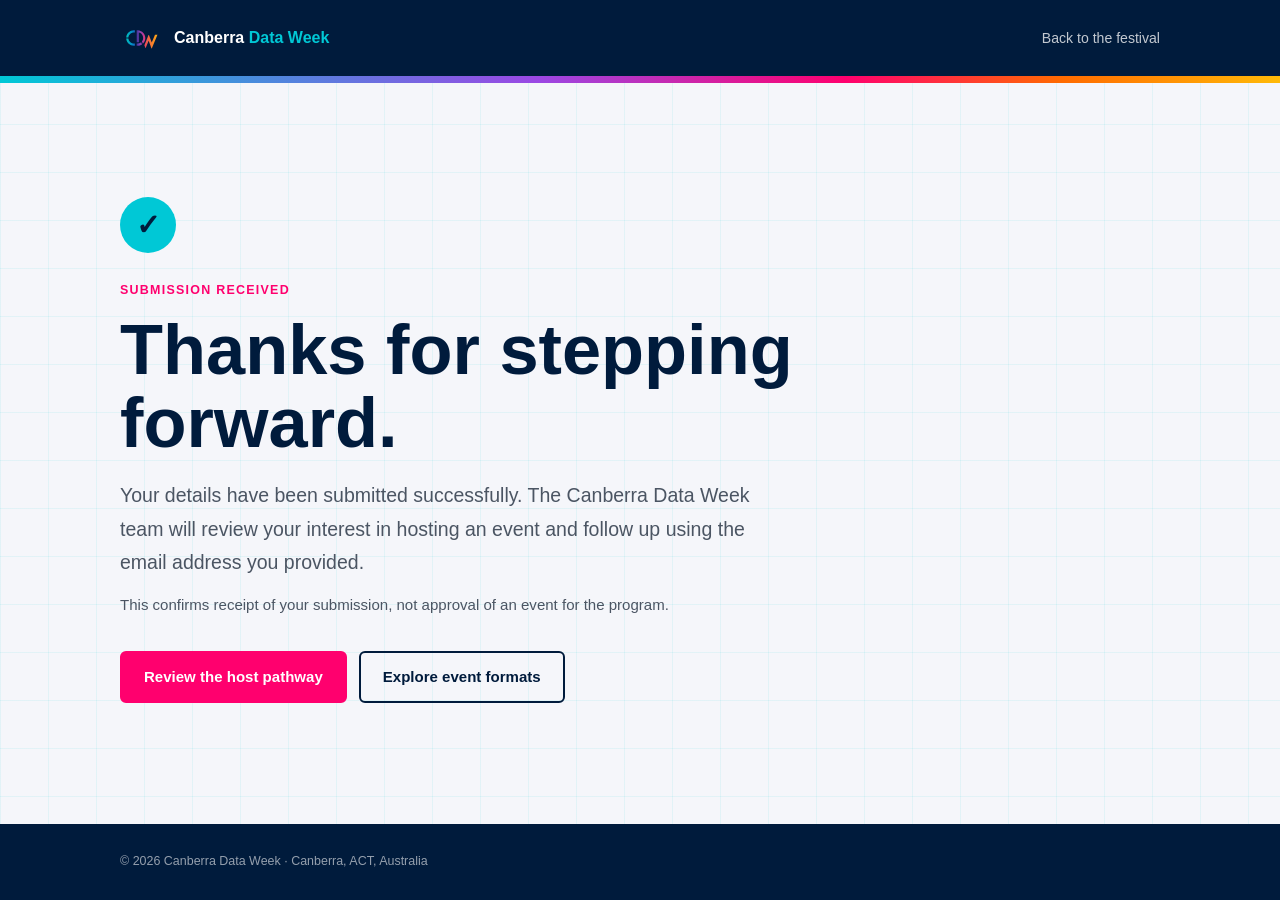
<file: host_apply_complete/index.html>
<!DOCTYPE html>
<html lang="en-AU">
<head>
  <meta charset="UTF-8">
  <meta name="viewport" content="width=device-width, initial-scale=1.0">
  <meta name="robots" content="noindex,follow">
  <meta name="description" content="Your Canberra Data Week host application details have been submitted successfully.">
  <link rel="icon" href="../favicon.svg" type="image/svg+xml">
  <link rel="stylesheet" href="../confirmation.css">
  <title>Host submission received | Canberra Data Week</title>
</head>
<body>
  <header class="site-header">
    <div class="site-header__inner">
      <a class="brand" href="/" aria-label="Canberra Data Week home">
        <img src="../CDW%20Logo_dark%20background.svg" alt="" width="42" height="42">
        <span>Canberra <strong>Data Week</strong></span>
      </a>
      <a class="home-link" href="/">Back to the festival</a>
    </div>
  </header>

  <main class="confirmation">
    <div class="confirmation__inner">
      <div class="confirmation__content">
        <div class="confirmation__status" aria-hidden="true">&#10003;</div>
        <p class="confirmation__eyebrow">Submission received</p>
        <h1>Thanks for stepping forward.</h1>
        <p class="confirmation__lead">Your details have been submitted successfully. The Canberra Data Week team will review your interest in hosting an event and follow up using the email address you provided.</p>
        <p class="confirmation__note">This confirms receipt of your submission, not approval of an event for the program.</p>
        <div class="confirmation__actions">
          <a class="button button--primary" href="/#host">Review the host pathway</a>
          <a class="button button--secondary" href="/#events">Explore event formats</a>
        </div>
      </div>
    </div>
  </main>

  <footer class="site-footer">
    <div class="site-footer__inner">
      <p>&#169; 2026 Canberra Data Week &middot; Canberra, ACT, Australia</p>
    </div>
  </footer>
</body>
</html>
</file>
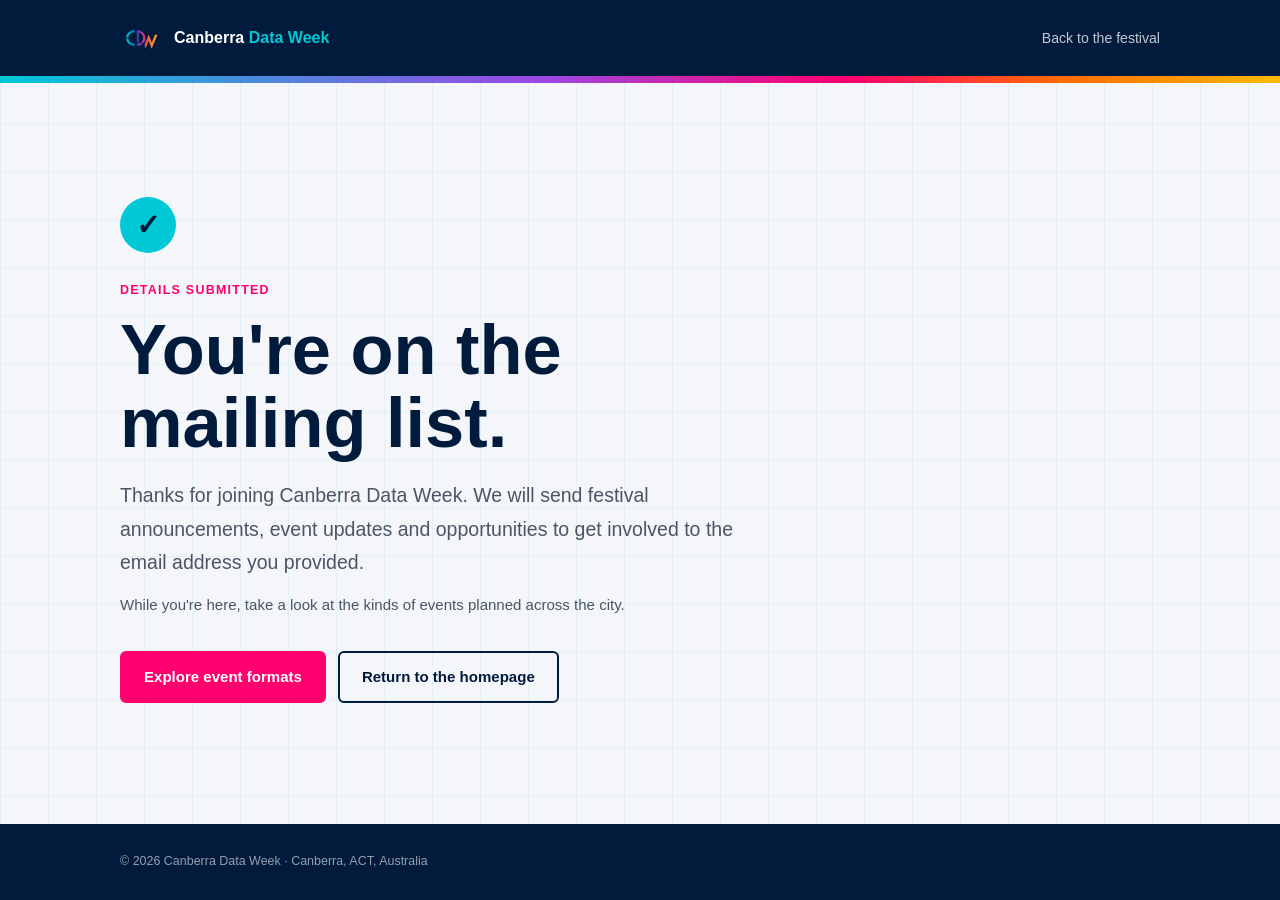
<file: submitted/index.html>
<!DOCTYPE html>
<html lang="en-AU">
<head>
  <meta charset="UTF-8">
  <meta name="viewport" content="width=device-width, initial-scale=1.0">
  <meta name="robots" content="noindex,follow">
  <meta name="description" content="Your Canberra Data Week mailing-list details have been submitted successfully.">
  <link rel="icon" href="../favicon.svg" type="image/svg+xml">
  <link rel="stylesheet" href="../confirmation.css">
  <title>You're on the list | Canberra Data Week</title>
</head>
<body>
  <header class="site-header">
    <div class="site-header__inner">
      <a class="brand" href="/" aria-label="Canberra Data Week home">
        <img src="../CDW%20Logo_dark%20background.svg" alt="" width="42" height="42">
        <span>Canberra <strong>Data Week</strong></span>
      </a>
      <a class="home-link" href="/">Back to the festival</a>
    </div>
  </header>

  <main class="confirmation">
    <div class="confirmation__inner">
      <div class="confirmation__content">
        <div class="confirmation__status" aria-hidden="true">&#10003;</div>
        <p class="confirmation__eyebrow">Details submitted</p>
        <h1>You're on the mailing list.</h1>
        <p class="confirmation__lead">Thanks for joining Canberra Data Week. We will send festival announcements, event updates and opportunities to get involved to the email address you provided.</p>
        <p class="confirmation__note">While you're here, take a look at the kinds of events planned across the city.</p>
        <div class="confirmation__actions">
          <a class="button button--primary" href="/#events">Explore event formats</a>
          <a class="button button--secondary" href="/">Return to the homepage</a>
        </div>
      </div>
    </div>
  </main>

  <footer class="site-footer">
    <div class="site-footer__inner">
      <p>&#169; 2026 Canberra Data Week &middot; Canberra, ACT, Australia</p>
    </div>
  </footer>
</body>
</html>
</file>
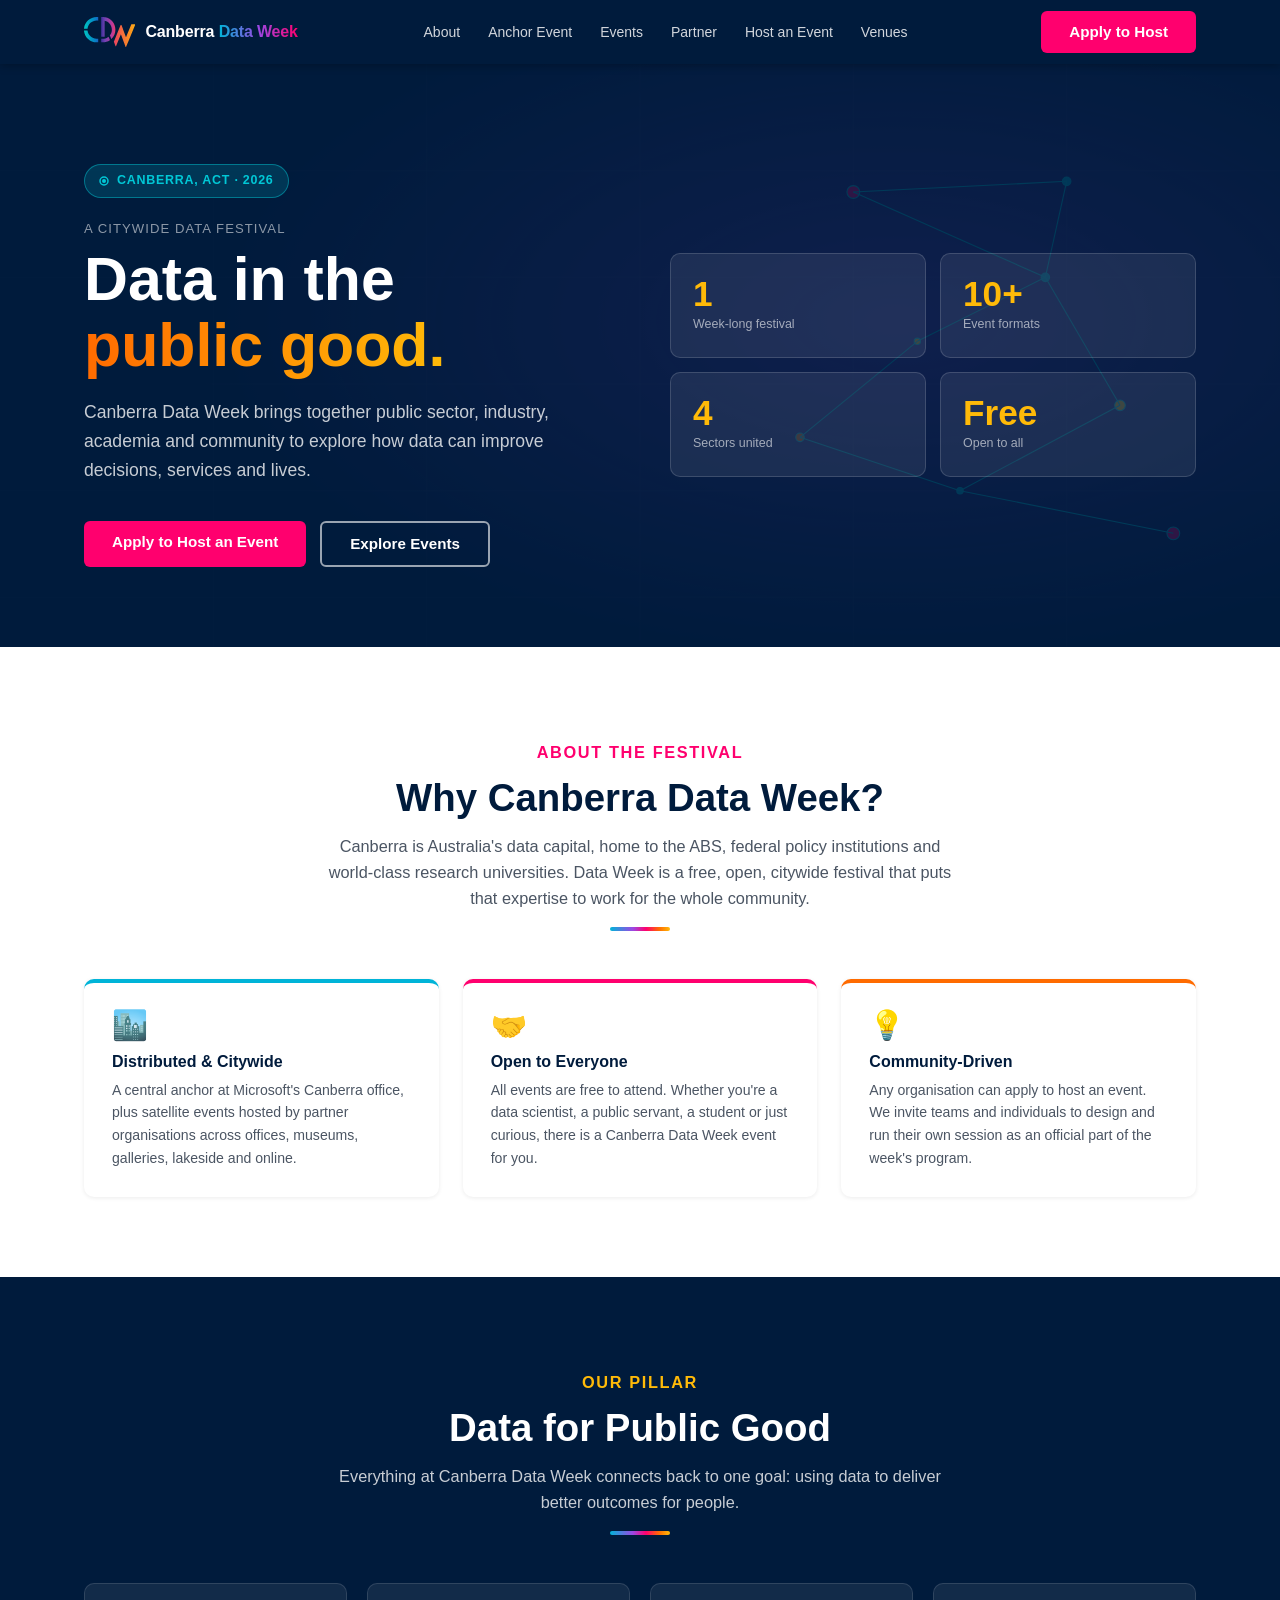
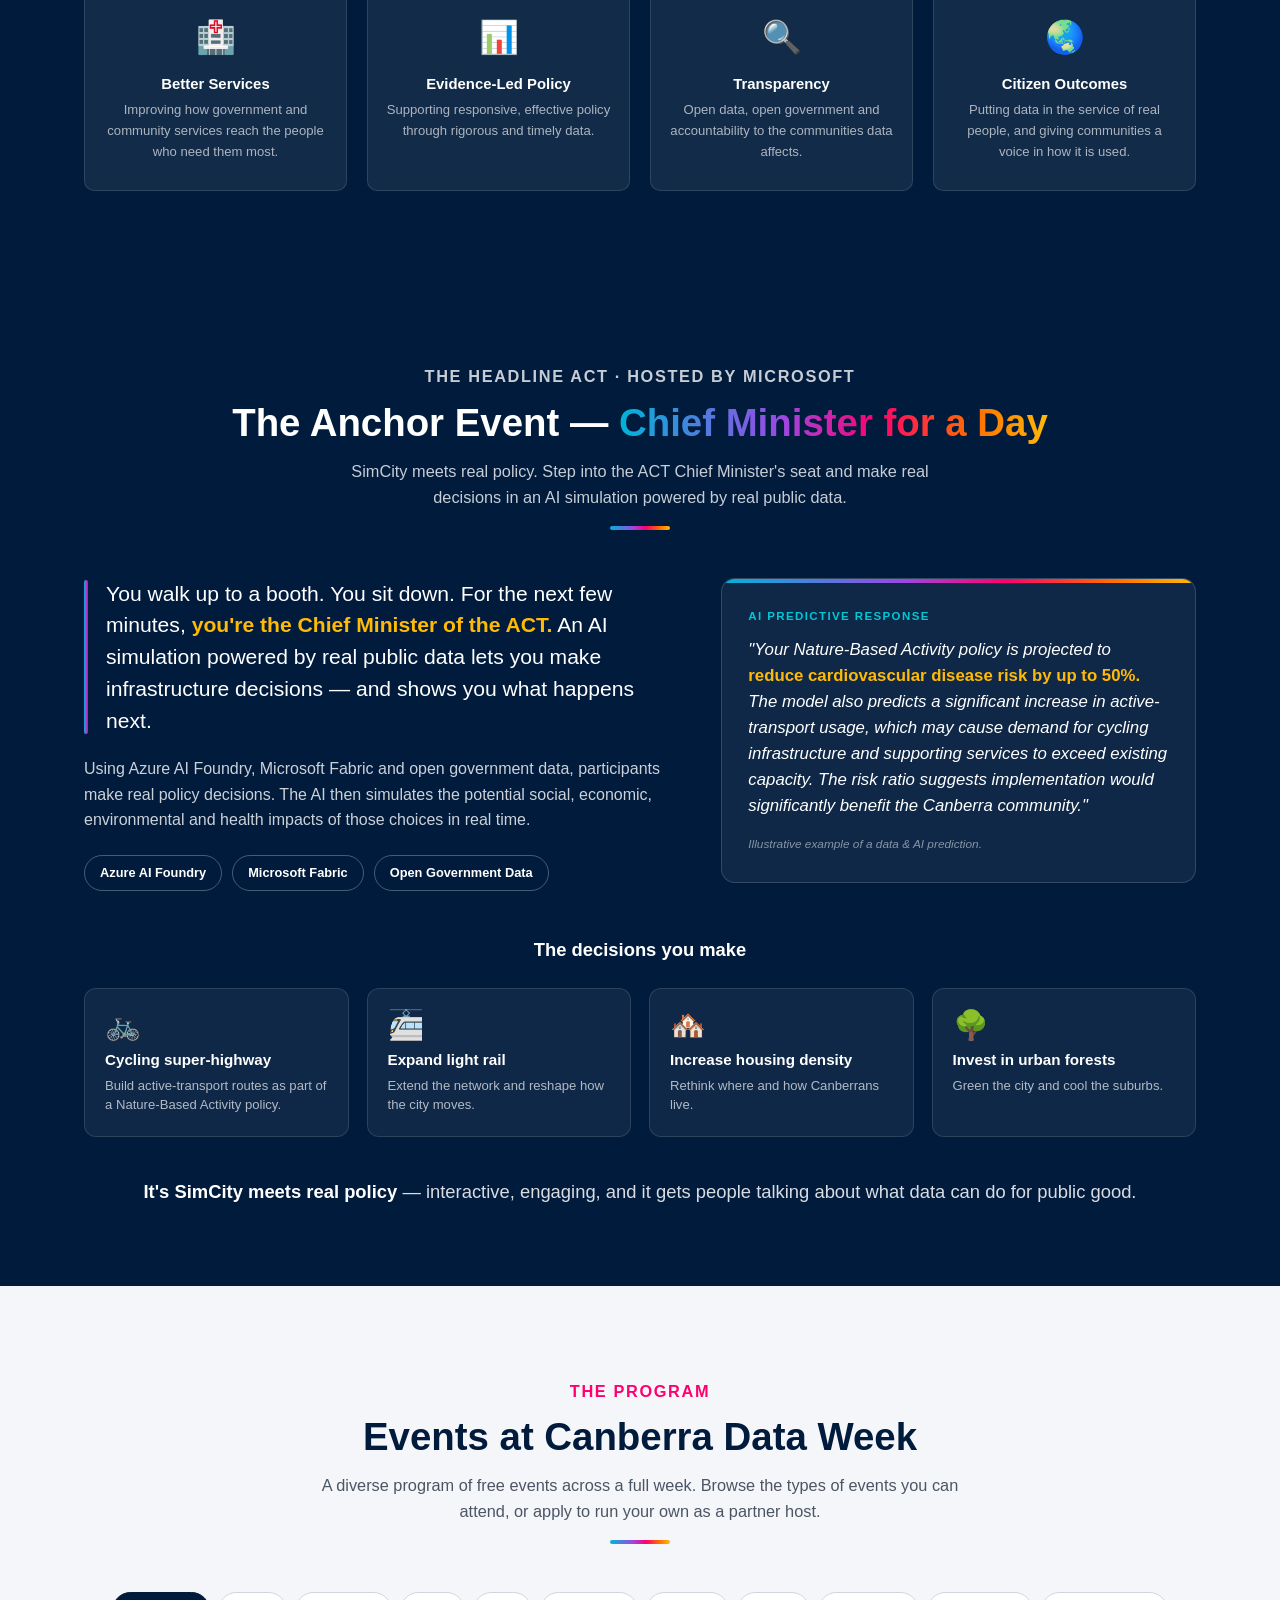
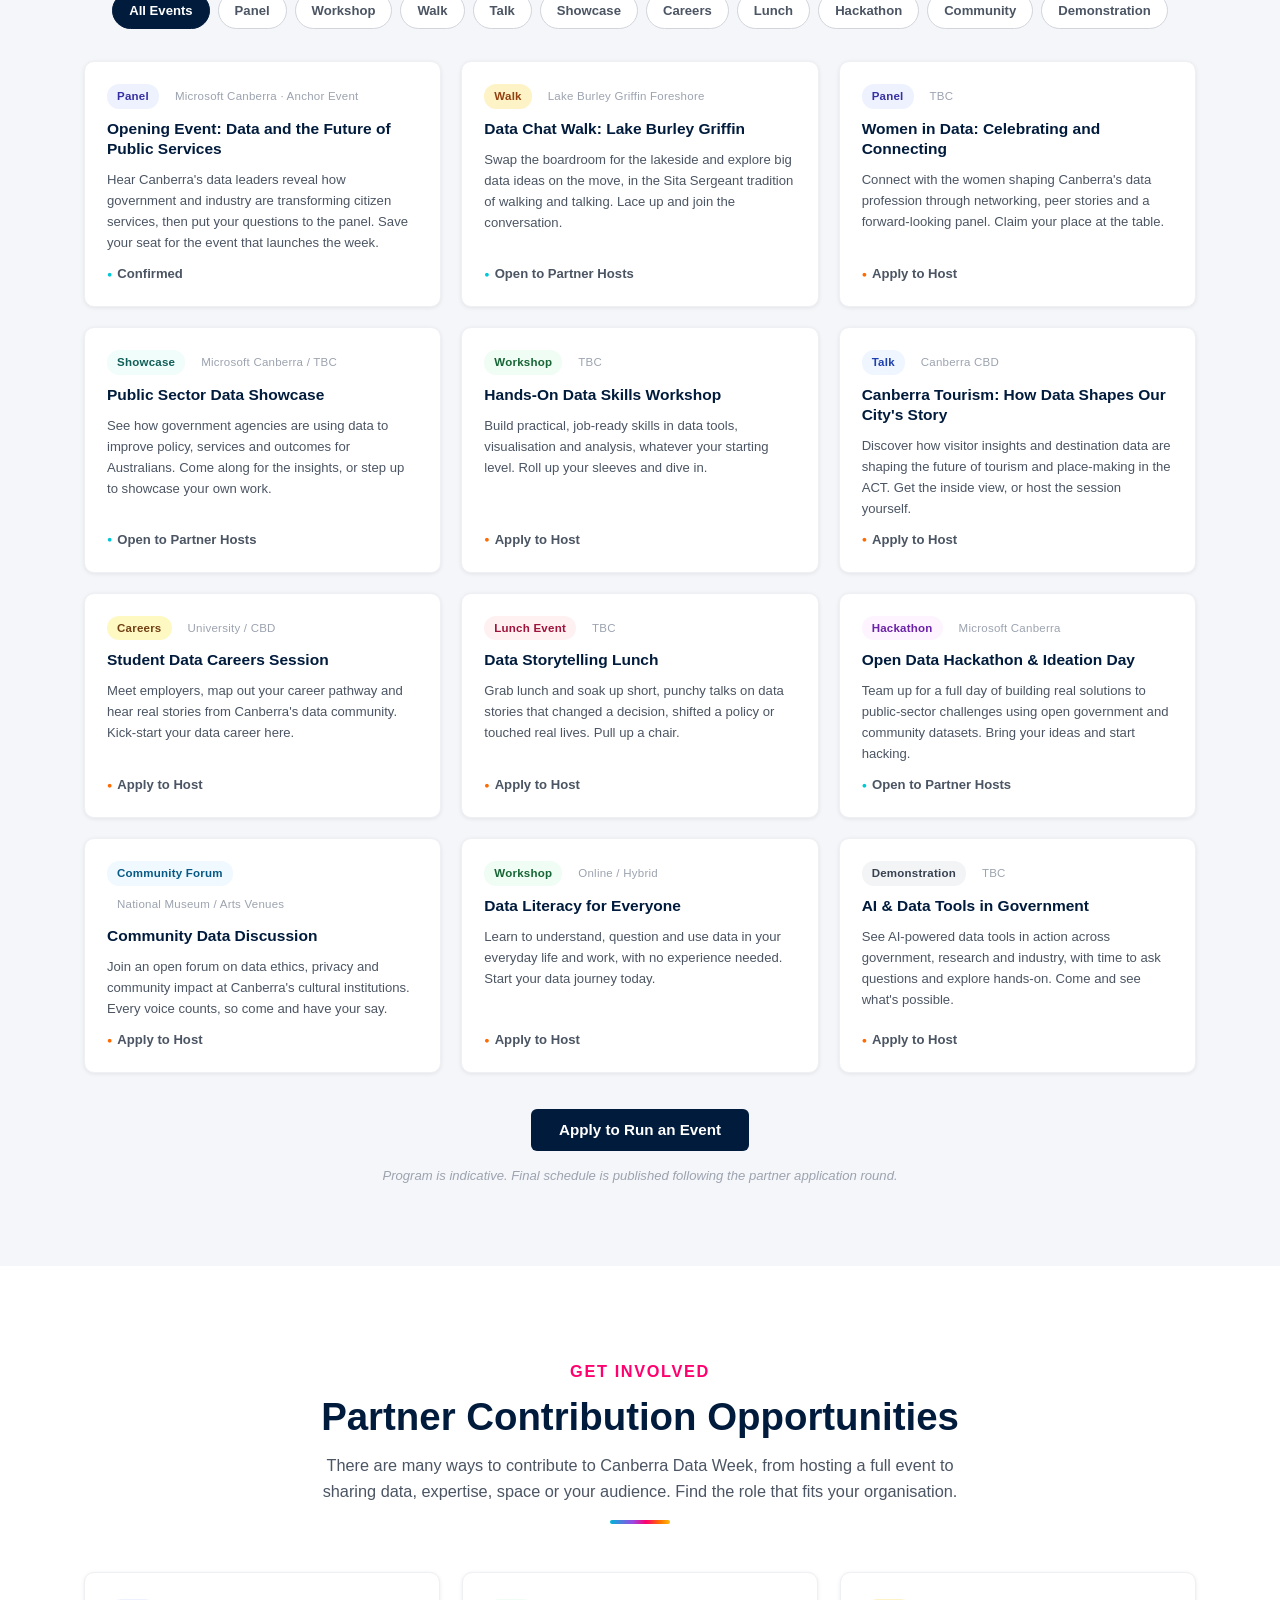
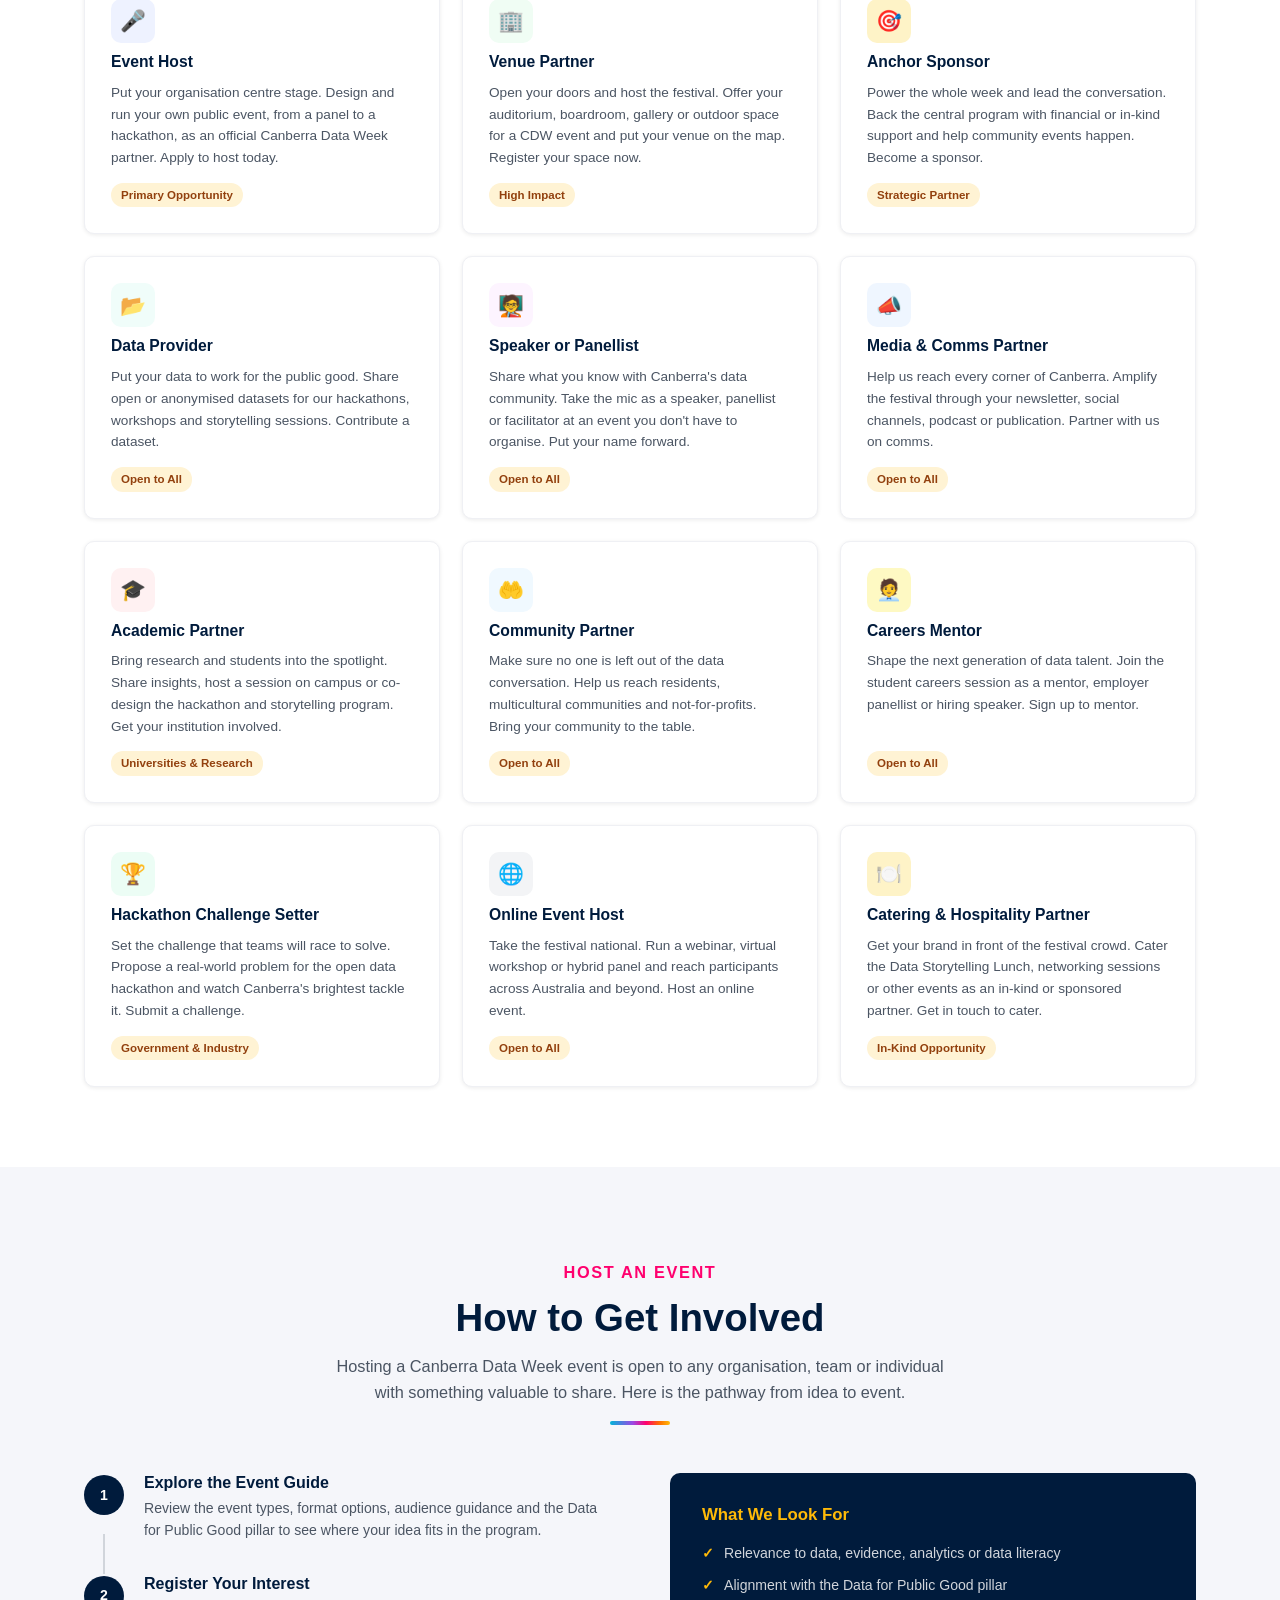
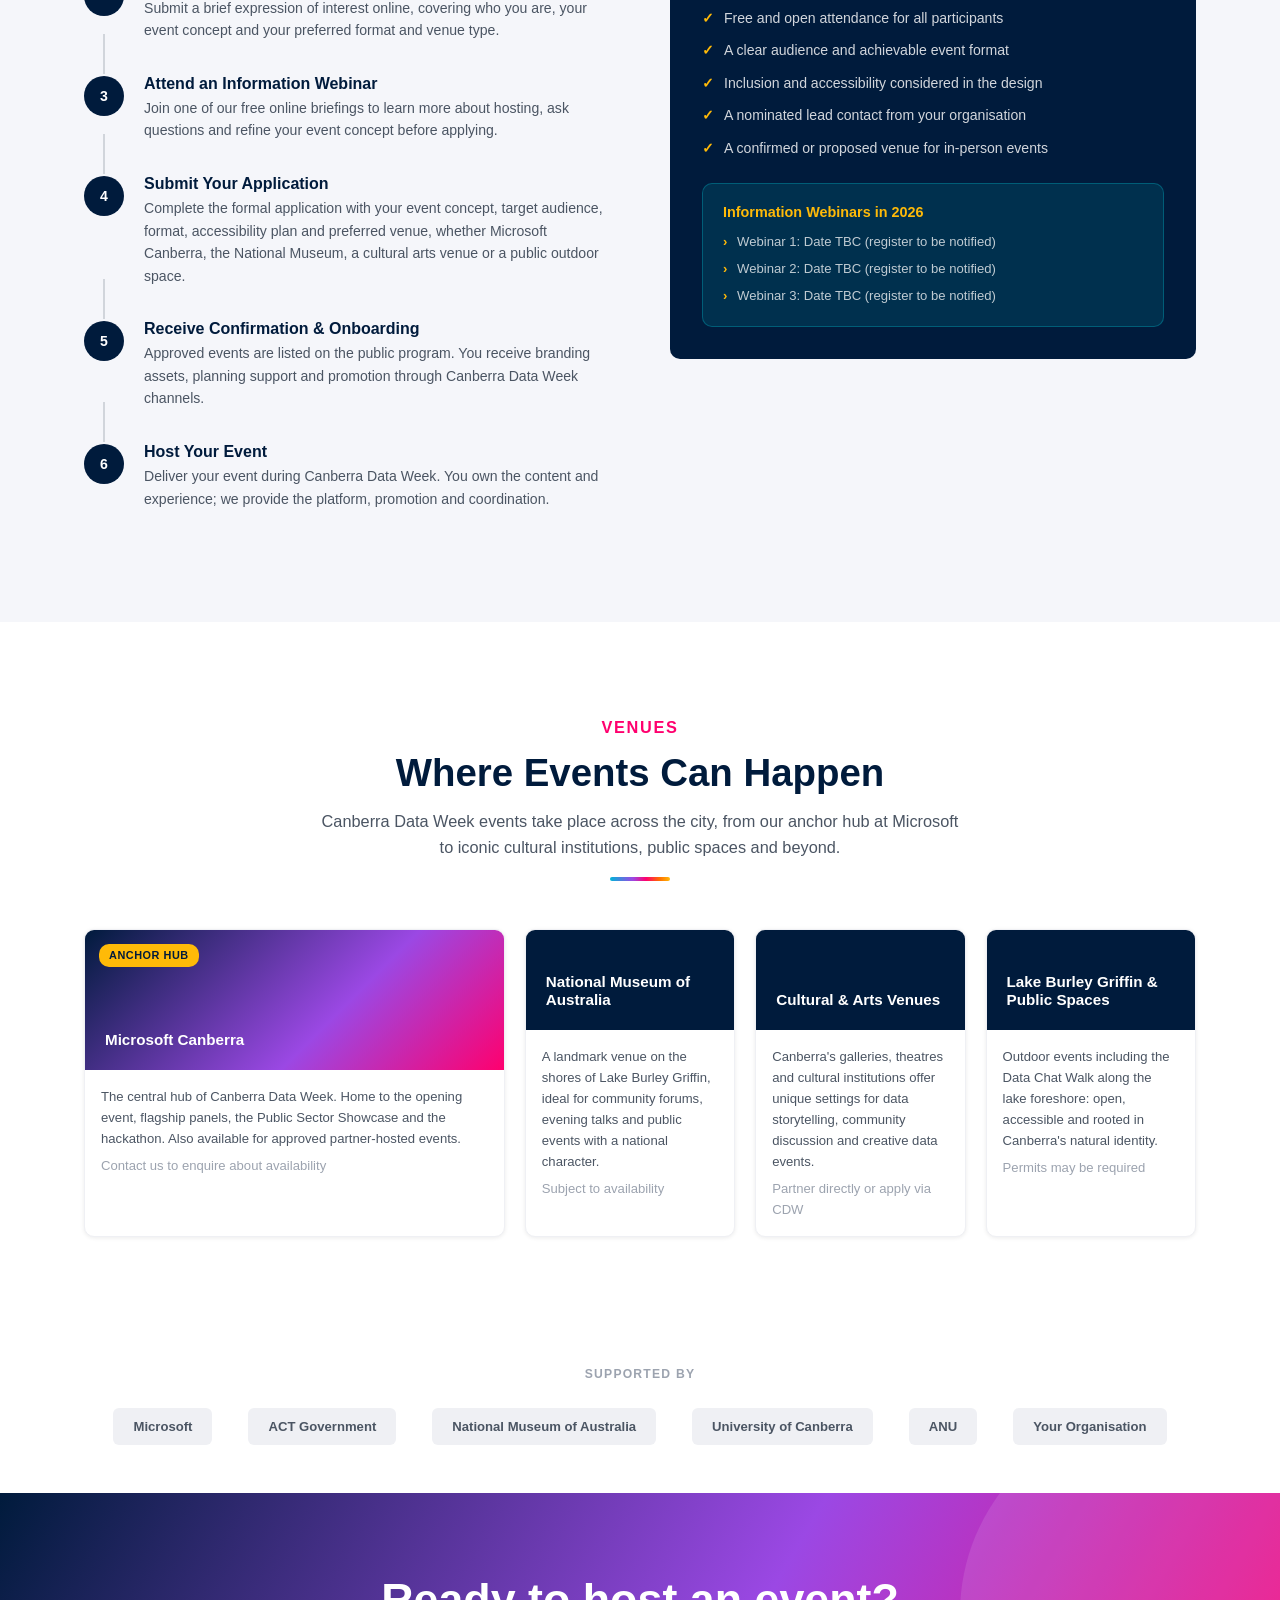
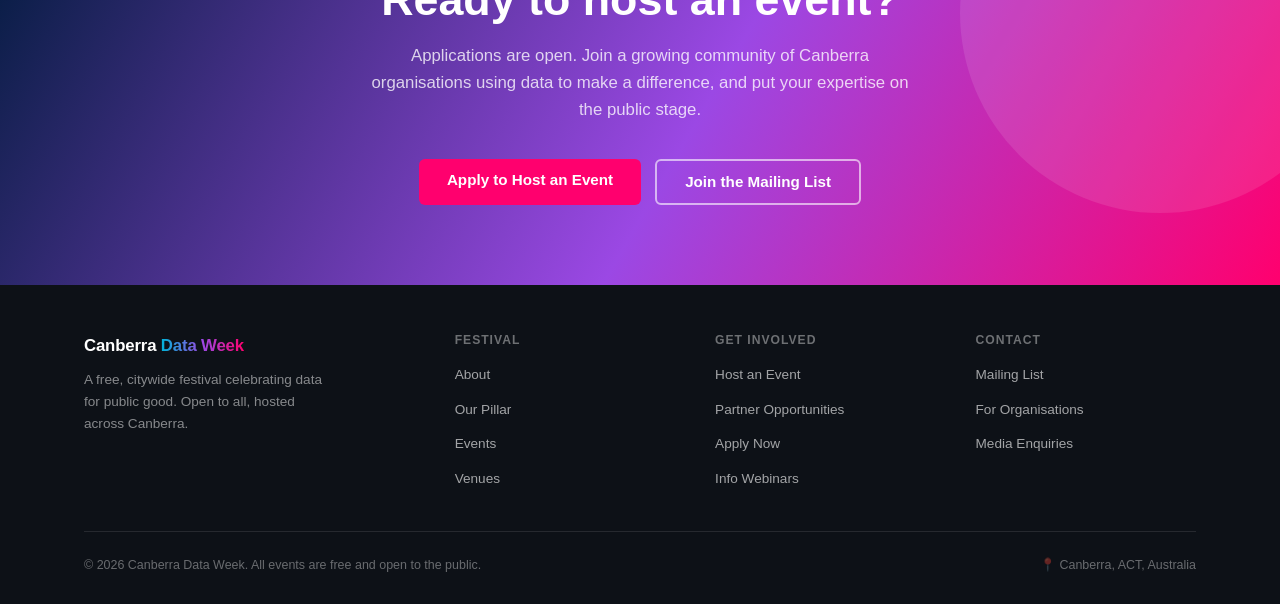
<file: canberra-data-week.html>
<!DOCTYPE html>
<html lang="en-AU" dir="ltr">
<head>
<meta charset="UTF-8">
<meta name="viewport" content="width=device-width, initial-scale=1.0">
<meta name="color-scheme" content="light dark">
<meta name="description" content="Canberra Data Week is a citywide festival bringing together public sector, industry, academia and community to explore how data can improve decisions, services and lives.">
<title>Canberra Data Week</title>
<style>
/* ── Reset & Base ─────────────────────────────────────────────── */
*, *::before, *::after { box-sizing: border-box; margin: 0; padding: 0; }
html { scroll-behavior: smooth; font-size: 16px; }

/* ── Design tokens ────────────────────────────────────────────── */
:root {
  /* CDW brand palette */
  --cdw-teal:      #00B4D8;   /* left of "C"     */
  --cdw-turquoise: #00C8D6;   /* underline start */
  --cdw-purple:    #9B48E4;   /* mid "D"         */
  --cdw-magenta:   #FF006E;   /* end "D"         */
  --cdw-orange:    #FF6B00;   /* left "W"        */
  --cdw-yellow:    #FFBA08;   /* right "W"       */
  --cdw-navy:      #001B3C;   /* primary text    */
  --cdw-white:     #FFFFFF;

  /* gradients (reuse everywhere) */
  --grad-cd:   linear-gradient(90deg, var(--cdw-teal) 0%, var(--cdw-purple) 50%, var(--cdw-magenta) 100%);
  --grad-w:    linear-gradient(90deg, var(--cdw-orange) 0%, var(--cdw-yellow) 100%);
  --grad-full: linear-gradient(90deg, var(--cdw-teal) 0%, var(--cdw-purple) 38%, var(--cdw-magenta) 60%, var(--cdw-orange) 82%, var(--cdw-yellow) 100%);

  /* aliases keep existing rules on the new palette */
  --navy:      var(--cdw-navy);
  --blue:      var(--cdw-teal);
  --blue-mid:  var(--cdw-purple);
  --gold:      var(--cdw-yellow);
  --gold-lt:   #FFF3D4;
  --teal:      var(--cdw-turquoise);
  --purple:    var(--cdw-purple);
  --green:     #107C10;
  --white:     var(--cdw-white);

  /* neutrals & layout */
  --off-white: #F5F6FA;
  --grey-100:  #EFF0F4;
  --grey-200:  #D1D5DB;
  --grey-400:  #9CA3AF;
  --grey-600:  #4B5563;
  --grey-800:  #1F2937;
  --text:      var(--cdw-navy);
  --surface:   var(--cdw-white);
  --font:      -apple-system, BlinkMacSystemFont, 'Segoe UI', Roboto, 'Helvetica Neue', Arial, sans-serif;
  --radius:    10px;
  --shadow-sm: 0 1px 4px rgba(0,0,0,.08);
  --shadow-md: 0 4px 16px rgba(0,0,0,.10);
  --shadow-lg: 0 8px 32px rgba(0,0,0,.14);
  --max-w:     1160px;
}
@media (prefers-color-scheme: dark) {
  :root {
    --off-white: #0F172A;
    --surface:   #0F172A;
    --grey-100:  #1E293B;
    --grey-200:  #334155;
    --grey-400:  #64748B;
    --grey-600:  #CBD5E1;
    --grey-800:  #F1F5F9;
    --text:      var(--cdw-white);
    --gold-lt:   #2A1F00;
    --shadow-sm: 0 1px 4px rgba(0,0,0,.3);
    --shadow-md: 0 4px 16px rgba(0,0,0,.4);
    --shadow-lg: 0 8px 32px rgba(0,0,0,.5);
  }
}

/* ── Utilities ────────────────────────────────────────────────── */
body { font-family: var(--font); color: var(--text); background: var(--off-white); line-height: 1.6; }
.container { max-inline-size: var(--max-w); margin-inline: auto; padding-inline: 24px; }
.section { padding-block: 80px; }
.section--alt { background: var(--off-white); }
.section--white { background: var(--surface); }
.section--navy { background: var(--navy); color: var(--white); }
h1,h2,h3,h4 { line-height: 1.2; font-weight: 700; }
h2 { font-size: clamp(1.75rem, 3vw, 2.5rem); margin-block-end: 12px; }
h3 { font-size: clamp(1.1rem, 2vw, 1.4rem); }
p { color: var(--grey-600); }
.section--navy p { color: rgba(255,255,255,.78); }
a { color: var(--cdw-purple); text-decoration: none; }
a:hover { text-decoration: underline; }
/* gradient text utility */
.grad-text { background: var(--grad-full); -webkit-background-clip: text; background-clip: text; color: transparent; }

/* ── Buttons ─────────────────────────────────────────────────── */
.btn {
  display: inline-block; padding: 13px 28px; border-radius: 6px;
  font-size: .95rem; font-weight: 600; cursor: pointer;
  transition: opacity .15s, transform .1s; border: none; line-height: 1;
}
.btn:hover { opacity: .88; transform: translateY(-1px); text-decoration: none; }
.btn--primary   { background: var(--cdw-magenta); color: #FFFFFF; }
.btn--secondary { background: transparent; color: var(--white); border: 2px solid rgba(255,255,255,.6); }
.btn--secondary:hover { background: rgba(255,255,255,.12); }
.btn--navy      { background: var(--navy); color: var(--white); }
.btn--outline   { background: transparent; color: var(--blue); border: 2px solid var(--blue); }
.btn--outline:hover { background: var(--blue); color: var(--white); }

/* ── Navigation ──────────────────────────────────────────────── */
.nav {
  position: sticky; inset-block-start: 0; z-index: 100;
  background: var(--navy); box-shadow: 0 2px 8px rgba(0,0,0,.25);
}
.nav__inner {
  display: flex; align-items: center; justify-content: space-between;
  min-block-size: 64px; gap: 24px;
}
.nav__brand { display: flex; align-items: center; gap: 10px; text-decoration: none; }
.nav__dots  { display: flex; align-items: center; gap: 5px; }
.nav__dot   { inline-size: 9px; block-size: 9px; border-radius: 50%; background: var(--gold); }
.nav__wordmark { font-size: 1rem; font-weight: 700; color: var(--white); letter-spacing: -.01em; }
.nav__wordmark strong { background: var(--grad-cd); -webkit-background-clip: text; background-clip: text; color: transparent; }
.nav__logo { block-size: 30px; inline-size: auto; display: block; }
.nav__links { display: flex; align-items: center; gap: 4px; list-style: none; }
.nav__links a {
  color: rgba(255,255,255,.82); font-size: .875rem; font-weight: 500;
  padding: 8px 12px; border-radius: 4px; transition: background .15s, color .15s;
}
.nav__links a:hover { background: rgba(255,255,255,.1); color: var(--white); text-decoration: none; }
.nav__cta { margin-inline-start: 8px; }

/* ── Hero ────────────────────────────────────────────────────── */
.hero { background: var(--navy); position: relative; overflow: hidden; padding-block: 100px 80px; }
.hero__bg { position: absolute; inset: 0; pointer-events: none; opacity: .18; }
.hero__inner {
  position: relative; z-index: 1;
  display: grid; grid-template-columns: 1fr 1fr; gap: 60px; align-items: center;
}
.hero__badge {
  display: inline-flex; align-items: center; gap: 8px;
  background: rgba(0,200,214,.16); border: 1px solid rgba(0,200,214,.45);
  color: var(--cdw-turquoise); font-size: .78rem; font-weight: 700; letter-spacing: .06em;
  text-transform: uppercase; padding: 6px 14px; border-radius: 20px; margin-block-end: 20px;
}
.hero__eyebrow { font-size: .82rem; color: rgba(255,255,255,.55); letter-spacing: .08em; text-transform: uppercase; margin-block-end: 8px; }
.hero__title { font-size: clamp(2.4rem, 5vw, 3.8rem); color: var(--white); line-height: 1.08; margin-block-end: 20px; }
.hero__title em { background: var(--grad-w); -webkit-background-clip: text; background-clip: text; color: transparent; font-style: normal; }
.hero__tagline { font-size: 1.1rem; color: rgba(255,255,255,.78); margin-block-end: 36px; max-inline-size: 480px; line-height: 1.65; }
.hero__actions { display: flex; gap: 14px; flex-wrap: wrap; }
.stat-cards { display: grid; grid-template-columns: 1fr 1fr; gap: 14px; }
.stat-card {
  background: rgba(255,255,255,.08); border: 1px solid rgba(255,255,255,.15);
  border-radius: var(--radius); padding: 22px;
}
.stat-card__num   { font-size: 2.2rem; font-weight: 800; color: var(--gold); line-height: 1; }
.stat-card__label { font-size: .78rem; color: rgba(255,255,255,.6); margin-block-start: 4px; }

/* ── Section headers ─────────────────────────────────────────── */
.section-header { text-align: center; margin-block-end: 48px; }
.section-header::after { content: ''; display: block; inline-size: 60px; block-size: 4px; margin: 16px auto 0; border-radius: 2px; background: var(--grad-full); }
.section-header__eyebrow {
  font-size: .76rem; font-weight: 700; letter-spacing: .1em; text-transform: uppercase;
  color: var(--cdw-magenta); margin-block-end: 10px;
}
.section--navy .section-header__eyebrow { color: var(--cdw-yellow); }
.section-header p { font-size: 1.02rem; max-inline-size: 640px; margin-inline: auto; margin-block-start: 12px; }

/* ── Mission cards ────────────────────────────────────────────── */
.mission-grid { display: grid; grid-template-columns: repeat(3, 1fr); gap: 24px; }
.mission-card {
  background: var(--surface); border-radius: var(--radius); padding: 28px;
  box-shadow: var(--shadow-sm); border-block-start: 4px solid var(--cdw-teal);
}
.mission-card:nth-child(2) { border-block-start-color: var(--cdw-magenta); }
.mission-card:nth-child(3) { border-block-start-color: var(--cdw-orange); }
.mission-card__icon { font-size: 1.8rem; margin-block-end: 12px; line-height: 1; }
.mission-card h3 { font-size: 1rem; color: var(--text); margin-block-end: 8px; }
.mission-card p  { font-size: .88rem; }

/* ── Pillar ──────────────────────────────────────────────────── */
.pillar-grid { display: grid; grid-template-columns: repeat(4, 1fr); gap: 20px; }
.pillar-item {
  text-align: center; padding: 28px 18px;
  background: rgba(255,255,255,.07); border: 1px solid rgba(255,255,255,.12); border-radius: var(--radius);
}
.pillar-item__icon { font-size: 2rem; margin-block-end: 12px; }
.pillar-item h3 { font-size: .93rem; color: var(--white); margin-block-end: 6px; }
.pillar-item p  { font-size: .82rem; color: rgba(255,255,255,.65); }

/* ── Events ──────────────────────────────────────────────────── */
.event-filters {
  display: flex; flex-wrap: wrap; gap: 8px;
  margin-block-end: 32px; justify-content: center;
}
/* Visually-hidden radio inputs drive the filter (pure CSS, no JS) */
.filter-input { position: absolute; width: 1px; height: 1px; opacity: 0; pointer-events: none; }
.filter-chip {
  display: inline-block;
  padding: 7px 16px; border-radius: 20px; font-size: .82rem; font-weight: 600;
  border: 1.5px solid var(--grey-200); background: var(--surface); color: var(--grey-600);
  cursor: pointer; font-family: inherit; transition: background .15s, color .15s, border-color .15s;
}
.filter-chip:hover { border-color: var(--blue); color: var(--blue); }
/* Active chip: highlight the label whose radio is checked */
#f-all:checked      ~ .event-filters label[for="f-all"],
#f-panel:checked    ~ .event-filters label[for="f-panel"],
#f-workshop:checked ~ .event-filters label[for="f-workshop"],
#f-walk:checked     ~ .event-filters label[for="f-walk"],
#f-talk:checked     ~ .event-filters label[for="f-talk"],
#f-showcase:checked ~ .event-filters label[for="f-showcase"],
#f-careers:checked  ~ .event-filters label[for="f-careers"],
#f-lunch:checked    ~ .event-filters label[for="f-lunch"],
#f-hackathon:checked ~ .event-filters label[for="f-hackathon"],
#f-community:checked ~ .event-filters label[for="f-community"],
#f-demo:checked     ~ .event-filters label[for="f-demo"] {
  background: var(--navy); color: var(--white); border-color: var(--navy);
}
.filter-input:focus-visible ~ .event-filters label[for="f-all"] { outline: 2px solid var(--blue); outline-offset: 2px; }
/* Show only cards matching the checked filter */
#f-panel:checked    ~ .events-grid .event-card:not([data-type~="panel"]),
#f-workshop:checked ~ .events-grid .event-card:not([data-type~="workshop"]),
#f-walk:checked     ~ .events-grid .event-card:not([data-type~="walk"]),
#f-talk:checked     ~ .events-grid .event-card:not([data-type~="talk"]),
#f-showcase:checked ~ .events-grid .event-card:not([data-type~="showcase"]),
#f-careers:checked  ~ .events-grid .event-card:not([data-type~="careers"]),
#f-lunch:checked    ~ .events-grid .event-card:not([data-type~="lunch"]),
#f-hackathon:checked ~ .events-grid .event-card:not([data-type~="hackathon"]),
#f-community:checked ~ .events-grid .event-card:not([data-type~="community"]),
#f-demo:checked     ~ .events-grid .event-card:not([data-type~="demo"]) {
  display: none;
}
.events-grid { display: grid; grid-template-columns: repeat(3, 1fr); gap: 20px; }
.event-card {
  background: var(--surface); border-radius: var(--radius); box-shadow: var(--shadow-sm);
  padding: 22px; display: flex; flex-direction: column; gap: 10px;
  border: 1px solid var(--grey-100); transition: box-shadow .2s, transform .15s;
}
.event-card:hover { box-shadow: var(--shadow-md); transform: translateY(-2px); }
.event-card__meta { display: flex; flex-wrap: wrap; gap: 6px; align-items: center; }
.tag {
  display: inline-block; padding: 3px 10px; border-radius: 12px;
  font-size: .72rem; font-weight: 700; letter-spacing: .02em;
}
.tag--panel     { background: #EEF2FF; color: #3730A3; }
.tag--workshop  { background: #F0FDF4; color: #166534; }
.tag--walk      { background: #FEF3C7; color: #92400E; }
.tag--talk      { background: #EFF6FF; color: #1E40AF; }
.tag--hackathon { background: #FDF4FF; color: #6B21A8; }
.tag--lunch     { background: #FFF1F2; color: #9F1239; }
.tag--showcase  { background: #F0FDFA; color: #115E59; }
.tag--careers   { background: #FEF9C3; color: #713F12; }
.tag--community { background: #F0F9FF; color: #075985; }
.tag--demo      { background: #F3F4F6; color: #374151; }
.tag--venue     { background: transparent; color: var(--grey-400); font-size: .72rem; font-weight: 400; }
.event-card h3  { font-size: .97rem; color: var(--text); line-height: 1.3; }
.event-card p   { font-size: .82rem; }
.event-card__status {
  margin-block-start: auto; font-size: .75rem; font-weight: 600; color: var(--grey-600);
  display: flex; align-items: center; gap: 5px;
}
.event-card__status::before { content: '●'; font-size: .55rem; color: var(--cdw-turquoise); }
.event-card__status--open::before { color: var(--cdw-orange); }
.events-cta   { text-align: center; margin-block-start: 36px; }
.events-note  { text-align: center; margin-block-start: 14px; font-size: .82rem; color: var(--grey-400); font-style: italic; }

/* ── Partner Opportunities ───────────────────────────────────── */
.opps-intro { max-inline-size: 700px; margin-inline: auto; text-align: center; margin-block-end: 40px; }
.opps-grid { display: grid; grid-template-columns: repeat(3, 1fr); gap: 22px; }
.opp-card {
  background: var(--surface); border-radius: var(--radius); padding: 26px;
  box-shadow: var(--shadow-sm); border: 1px solid var(--grey-100);
  display: flex; flex-direction: column; gap: 10px;
}
.opp-card__icon {
  inline-size: 44px; block-size: 44px; border-radius: 10px;
  display: flex; align-items: center; justify-content: center; font-size: 1.3rem; flex-shrink: 0;
}
.opp-card h3  { font-size: .98rem; color: var(--text); }
.opp-card p   { font-size: .85rem; flex-grow: 1; }
.opp-badge {
  align-self: flex-start; margin-block-start: 4px; font-size: .72rem; font-weight: 700;
  padding: 3px 10px; border-radius: 12px; background: var(--gold-lt); color: #92400E;
}

/* ── Pathway ─────────────────────────────────────────────────── */
.pathway-grid { display: grid; grid-template-columns: 1fr 1fr; gap: 60px; align-items: start; }
.steps { display: flex; flex-direction: column; gap: 0; }
.step { display: flex; gap: 20px; position: relative; }
.step + .step::before {
  content: ''; position: absolute; inset-inline-start: 19px; inset-block-start: 0;
  inline-size: 2px; block-size: 40px; background: var(--grey-200); transform: translateY(-40px);
}
.step__num {
  inline-size: 40px; block-size: 40px; border-radius: 50%; flex-shrink: 0;
  background: var(--navy); color: var(--white);
  display: flex; align-items: center; justify-content: center;
  font-size: .88rem; font-weight: 700; margin-block-start: 2px;
}
.step__body { padding-block-end: 32px; }
.step__body h3 { font-size: 1rem; color: var(--text); margin-block-end: 4px; }
.step__body p  { font-size: .88rem; }
.pathway-aside {
  background: var(--navy); color: var(--white); border-radius: var(--radius); padding: 32px;
}
.pathway-aside h3 { color: var(--gold); font-size: 1.05rem; margin-block-end: 16px; }
.pathway-aside ul { list-style: none; display: flex; flex-direction: column; gap: 10px; }
.pathway-aside li {
  display: flex; gap: 10px; align-items: flex-start;
  font-size: .88rem; color: rgba(255,255,255,.82);
}
.pathway-aside li::before { content: '✓'; color: var(--gold); font-weight: 700; flex-shrink: 0; }
.webinar-box {
  margin-block-start: 24px; background: rgba(0,200,214,.12);
  border: 1px solid rgba(0,200,214,.3); border-radius: var(--radius); padding: 20px;
}
.webinar-box h4 { color: var(--gold); font-size: .9rem; margin-block-end: 10px; }
.webinar-box ul { list-style: none; display: flex; flex-direction: column; gap: 6px; }
.webinar-box li { font-size: .82rem; color: rgba(255,255,255,.75); padding-inline-start: 14px; position: relative; }
.webinar-box li::before { content: '›'; position: absolute; inset-inline-start: 0; color: var(--gold); }

/* ── Venues ──────────────────────────────────────────────────── */
.venues-grid { display: grid; grid-template-columns: 2fr 1fr 1fr 1fr; gap: 20px; }
.venue-card { background: var(--surface); border-radius: var(--radius); overflow: hidden; box-shadow: var(--shadow-sm); border: 1px solid var(--grey-100); }
.venue-card__hd {
  padding: 20px; background: var(--navy); color: var(--white);
  min-block-size: 100px; display: flex; flex-direction: column; justify-content: flex-end; position: relative;
}
.venue-card--featured .venue-card__hd { min-block-size: 140px; background: linear-gradient(135deg, var(--cdw-navy) 0%, var(--cdw-purple) 60%, var(--cdw-magenta) 100%); }
.venue-card__tag {
  position: absolute; inset-block-start: 14px; inset-inline-start: 14px;
  background: var(--gold); color: var(--navy); font-size: .68rem; font-weight: 700;
  padding: 3px 10px; border-radius: 10px; text-transform: uppercase; letter-spacing: .05em;
}
.venue-card__hd h3 { font-size: .95rem; color: var(--white); }
.venue-card__bd { padding: 16px; }
.venue-card__bd p { font-size: .82rem; }
.venue-cap { font-size: .75rem; color: var(--grey-400); margin-block-start: 6px; }

/* ── CTA band ────────────────────────────────────────────────── */
.cta-band {
  background: linear-gradient(120deg, var(--cdw-navy) 0%, var(--cdw-purple) 55%, var(--cdw-magenta) 100%);
  padding-block: 80px; text-align: center; position: relative; overflow: hidden;
}
.cta-band::before {
  content: ''; position: absolute; inset-inline-end: -80px; inset-block-start: -80px;
  inline-size: 400px; block-size: 400px; border-radius: 50%; background: rgba(255,255,255,.10);
}
.cta-band h2 { color: var(--white); font-size: clamp(1.8rem, 3.5vw, 2.8rem); margin-block-end: 16px; }
.cta-band p  { color: rgba(255,255,255,.78); font-size: 1.05rem; max-inline-size: 540px; margin-inline: auto; margin-block-end: 36px; }
.cta-band__actions { display: flex; gap: 14px; justify-content: center; flex-wrap: wrap; }

/* ── Anchor Event ────────────────────────────────────────────── */
.anchor { background: var(--cdw-navy); color: var(--white); position: relative; overflow: hidden; }
.anchor .section-header p { color: rgba(255,255,255,.78); }
.anchor-grid { display: grid; grid-template-columns: 1.25fr 1fr; gap: 44px; align-items: start; margin-block-end: 48px; }
.anchor-quote {
  position: relative; padding-inline-start: 22px; margin-block-end: 20px;
  font-size: 1.32rem; line-height: 1.5; color: var(--white); font-weight: 500;
}
.anchor-quote::before { content: ''; position: absolute; inset-inline-start: 0; inset-block: 2px; inline-size: 4px; border-radius: 2px; background: var(--grad-cd); }
.anchor-quote strong { color: var(--cdw-yellow); }
.anchor-narrative p { color: rgba(255,255,255,.8); font-size: 1rem; line-height: 1.6; }
.tech-chips { display: flex; flex-wrap: wrap; gap: 10px; margin-block-start: 22px; }
.tech-chip {
  border: 1px solid rgba(255,255,255,.28); border-radius: 20px; padding: 7px 15px;
  font-size: .8rem; font-weight: 600; color: var(--white);
}
.anchor-panel {
  background: rgba(255,255,255,.06); border: 1px solid rgba(255,255,255,.15);
  border-radius: 14px; padding: 28px 26px; position: relative; overflow: hidden;
}
.anchor-panel::before { content: ''; position: absolute; inset-block-start: 0; inset-inline: 0; block-size: 4px; background: var(--grad-full); }
.anchor-panel__label { font-size: .72rem; font-weight: 700; letter-spacing: .12em; text-transform: uppercase; color: var(--cdw-turquoise); margin-block-end: 12px; }
.anchor-panel__body { font-size: 1.05rem; line-height: 1.55; color: var(--white); font-style: italic; }
.anchor-panel__body strong { color: var(--cdw-yellow); font-style: normal; }
.anchor-panel__note { font-size: .74rem; color: rgba(255,255,255,.5); margin-block-start: 16px; font-style: italic; }
.anchor-sub { text-align: center; color: var(--white); font-size: 1.15rem; margin-block: 8px 26px; }
.decisions-grid { display: grid; grid-template-columns: repeat(4, 1fr); gap: 18px; }
.decision {
  background: rgba(255,255,255,.06); border: 1px solid rgba(255,255,255,.12);
  border-radius: 12px; padding: 22px 20px;
}
.decision__ic { font-size: 1.8rem; line-height: 1; display: block; margin-block-end: 12px; }
.decision h4 { color: var(--white); font-size: .95rem; margin-block-end: 6px; }
.decision p { color: rgba(255,255,255,.68); font-size: .82rem; line-height: 1.45; }
.anchor-tagline { text-align: center; margin-block-start: 40px; font-size: 1.15rem; color: rgba(255,255,255,.85); }
.anchor-tagline strong { color: var(--white); }

/* ── Supporters ──────────────────────────────────────────────── */
.supporters { padding-block: 48px; background: var(--surface); text-align: center; }
.supporters__label { font-size: .76rem; font-weight: 700; letter-spacing: .1em; text-transform: uppercase; color: var(--grey-400); margin-block-end: 24px; }
.supporters__logos { display: flex; flex-wrap: wrap; gap: 14px 36px; justify-content: center; align-items: center; }
.supporter-chip {
  padding: 8px 20px; background: var(--grey-100); border-radius: 6px;
  font-size: .82rem; font-weight: 600; color: var(--grey-600);
}

/* ── Footer ──────────────────────────────────────────────────── */
.footer { background: #0D1117; padding-block: 48px 28px; }
.footer__grid { display: grid; grid-template-columns: 1.5fr 1fr 1fr 1fr; gap: 40px; margin-block-end: 40px; }
.footer__brand p { font-size: .85rem; color: rgba(255,255,255,.5); margin-block-start: 10px; max-inline-size: 240px; }
.footer__col h4 { font-size: .76rem; font-weight: 700; letter-spacing: .08em; text-transform: uppercase; color: rgba(255,255,255,.4); margin-block-end: 14px; }
.footer__col ul { list-style: none; display: flex; flex-direction: column; gap: 9px; }
.footer__col li a { color: rgba(255,255,255,.62); font-size: .85rem; }
.footer__col li a:hover { color: var(--white); }
.footer__bottom {
  border-block-start: 1px solid rgba(255,255,255,.1); padding-block-start: 24px;
  display: flex; justify-content: space-between; align-items: center; flex-wrap: wrap; gap: 12px;
}
.footer__bottom p   { font-size: .78rem; color: rgba(255,255,255,.38); }
.footer__location   { font-size: .78rem; color: rgba(255,255,255,.38); }

/* ── Responsive ──────────────────────────────────────────────── */
@media (max-width: 960px) {
  .hero__inner    { grid-template-columns: 1fr; }
  .hero__visual   { display: none; }
  .mission-grid   { grid-template-columns: 1fr 1fr; }
  .pillar-grid    { grid-template-columns: 1fr 1fr; }
  .events-grid    { grid-template-columns: 1fr 1fr; }
  .opps-grid      { grid-template-columns: 1fr 1fr; }
  .pathway-grid   { grid-template-columns: 1fr; }
  .venues-grid    { grid-template-columns: 1fr 1fr; }
  .footer__grid   { grid-template-columns: 1fr 1fr; }
  .anchor-grid    { grid-template-columns: 1fr; gap: 32px; }
  .decisions-grid { grid-template-columns: 1fr 1fr; }
  .nav__links     { display: none; }
}
@media (max-width: 600px) {
  .section        { padding-block: 56px; }
  .mission-grid   { grid-template-columns: 1fr; }
  .pillar-grid    { grid-template-columns: 1fr 1fr; }
  .events-grid    { grid-template-columns: 1fr; }
  .opps-grid      { grid-template-columns: 1fr; }
  .venues-grid    { grid-template-columns: 1fr; }
  .footer__grid   { grid-template-columns: 1fr; }
  .decisions-grid { grid-template-columns: 1fr; }
  .hero           { padding-block: 64px 48px; }
}
</style>
</head>
<body>

<!-- NAV -->
<nav class="nav" aria-label="Main navigation">
  <div class="container">
    <div class="nav__inner">
      <a class="nav__brand" href="#top" aria-label="Canberra Data Week home">
        <svg class="nav__logo" viewBox="0 0 1860 1086" role="img" aria-label="CDW" xmlns="http://www.w3.org/2000/svg">
          <defs>
            <clipPath id="cdwClipR"><rect x="375" y="700" width="1860" height="1086"/></clipPath>
            <linearGradient x1="375" y1="1159" x2="889" y2="1159" gradientUnits="userSpaceOnUse" spreadMethod="reflect" id="cdwFill1R"><stop offset="0" stop-color="#01C5C1"/><stop offset="0.52" stop-color="#0198C5"/><stop offset="0.83" stop-color="#097DC6"/><stop offset="1" stop-color="#1C60C1"/></linearGradient>
            <linearGradient x1="996" y1="1159" x2="1512" y2="1159" gradientUnits="userSpaceOnUse" spreadMethod="reflect" id="cdwFill2R"><stop offset="0" stop-color="#3E309A"/><stop offset="0.28" stop-color="#7343B3"/><stop offset="0.74" stop-color="#B83A9D"/><stop offset="1" stop-color="#E83C6E"/></linearGradient>
            <linearGradient x1="1456" y1="1375.5" x2="2235" y2="1375.5" gradientUnits="userSpaceOnUse" spreadMethod="reflect" id="cdwFill3R"><stop offset="0" stop-color="#E94261"/><stop offset="0.28" stop-color="#F26146"/><stop offset="0.74" stop-color="#FA9020"/><stop offset="1" stop-color="#FEB016"/></linearGradient>
          </defs>
          <g clip-path="url(#cdwClipR)" transform="translate(-375 -700)">
            <path d="M375 1189.87 503.682 1189.87 503.829 1192.78C520.766 1359.41 661.611 1489.43 832.853 1489.43 844.27 1489.43 855.551 1488.86 866.669 1487.73L889 1484.32 889 1614.23 879.826 1615.63C864.382 1617.2 848.711 1618 832.853 1618 594.984 1618 399.338 1437.38 375.812 1205.93ZM832.854 700C848.712 700 864.382 700.803 879.826 702.37L889 703.768 889 833.677 866.669 830.272C855.551 829.144 844.27 828.566 832.854 828.566 661.612 828.566 520.766 958.592 503.829 1125.22L503.682 1128.13 375 1128.13 375.812 1112.07C399.338 880.616 594.985 700 832.854 700Z" fill="url(#cdwFill1R)" fill-rule="evenodd"/>
            <path d="M1262.32 1412.48 1315.07 1535.36 1309.39 1539.61C1236.05 1589.1 1147.63 1618 1052.45 1618 1036.59 1618 1020.92 1617.2 1005.47 1615.63L996.291 1614.23 996.291 1484.32 1018.63 1487.73C1029.75 1488.86 1041.03 1489.43 1052.45 1489.43 1120.97 1489.43 1184.62 1468.63 1237.42 1433ZM1048.59 700C1063.44 700 1078.12 700.717 1092.59 702.116L1119.71 706.06 1121.83 706.06 1121.83 706.367 1135.31 708.327 1135.39 708.351 1145.07 709.325C1354.48 752.125 1512 937.188 1512 1159 1512 1285.75 1460.56 1400.5 1377.4 1483.56L1364.95 1494.86 1309.21 1365.02 1326.78 1343.75C1362.45 1291.01 1383.28 1227.43 1383.28 1159 1383.28 1022.13 1299.97 904.695 1181.23 854.533L1121.83 836.116 1121.83 1413.29 996.291 1413.29 996.291 819.329 996 819.372 996 703.365 1004.59 702.116C1019.06 700.717 1033.74 700 1048.59 700Z" fill="url(#cdwFill2R)" fill-rule="evenodd"/>
            <path d="M1895.27 1433.81 1963.77 1619.65 1910.18 1751.7 1896.01 1786 1881.04 1786 1819.14 1618.08 1819.95 1616.12 1819.95 1616.12ZM1786.49 1138.74 1790.15 1148.66 1790.15 1148.66 1786.49 1138.74ZM1702.15 987.136 1730.61 987.136 1730.61 987.136 1786.5 1138.73 1790.16 1148.66 1895.27 1433.81 1819.95 1616.12 1818.61 1612.5 1817.27 1613 1711 1324.73 1641.64 1136.57 1641.64 1136.57 1711 1324.73 1533.93 1761.01 1517.71 1761.01 1456 1593.62 1637.75 1145.82 1637.87 1145.87 1637.87 1145.87 1637.75 1145.82 1641.58 1136.39 1641.58 1136.39ZM2088.95 965 2233.88 965 2235 965.461 1964.8 1619.49 1964.23 1620.88 1910.18 1751.7 1963.77 1619.65 1963.77 1619.65 1895.27 1433.81Z" fill="url(#cdwFill3R)" fill-rule="evenodd"/>
          </g>
        </svg>
        <span class="nav__wordmark">Canberra <strong>Data Week</strong></span>
      </a>
      <ul class="nav__links" role="list">
        <li><a href="#about">About</a></li>
        <li><a href="#anchor">Anchor Event</a></li>
        <li><a href="#events">Events</a></li>
        <li><a href="#partners">Partner</a></li>
        <li><a href="#host">Host an Event</a></li>
        <li><a href="#venues">Venues</a></li>
      </ul>
      <a class="btn btn--primary nav__cta" href="#apply">Apply to Host</a>
    </div>
  </div>
</nav>

<!-- HERO -->
<section class="hero" id="top" aria-label="Hero">
  <svg class="hero__bg" viewBox="0 0 1200 600" xmlns="http://www.w3.org/2000/svg" aria-hidden="true" preserveAspectRatio="xMidYMid slice">
    <defs>
      <radialGradient id="rg1" cx="70%" cy="40%" r="55%">
        <stop offset="0%" stop-color="#9B48E4" stop-opacity=".55"/>
        <stop offset="100%" stop-color="#9B48E4" stop-opacity="0"/>
      </radialGradient>
    </defs>
    <rect width="1200" height="600" fill="url(#rg1)"/>
    <g stroke="#00C8D6" stroke-width="1" fill="none">
      <circle cx="800" cy="120" r="6" fill="#FF006E"/>
      <circle cx="980" cy="200" r="4" fill="#00B4D8"/>
      <circle cx="1050" cy="320" r="5" fill="#FFBA08"/>
      <circle cx="900" cy="400" r="3" fill="#00B4D8"/>
      <circle cx="1100" cy="440" r="6" fill="#FF006E"/>
      <circle cx="750" cy="350" r="4" fill="#FF6B00"/>
      <circle cx="860" cy="260" r="3" fill="#FFBA08"/>
      <circle cx="1000" cy="110" r="4" fill="#00B4D8"/>
      <line x1="800" y1="120" x2="980" y2="200"/>
      <line x1="980" y1="200" x2="1050" y2="320"/>
      <line x1="1050" y1="320" x2="900" y2="400"/>
      <line x1="900" y1="400" x2="1100" y2="440"/>
      <line x1="980" y1="200" x2="860" y2="260"/>
      <line x1="860" y1="260" x2="750" y2="350"/>
      <line x1="800" y1="120" x2="1000" y2="110"/>
      <line x1="1000" y1="110" x2="980" y2="200"/>
      <line x1="750" y1="350" x2="900" y2="400"/>
    </g>
    <g stroke="rgba(255,255,255,.04)" stroke-width="1">
      <line x1="0" y1="100" x2="1200" y2="100"/><line x1="0" y1="200" x2="1200" y2="200"/>
      <line x1="0" y1="300" x2="1200" y2="300"/><line x1="0" y1="400" x2="1200" y2="400"/>
      <line x1="0" y1="500" x2="1200" y2="500"/><line x1="200" y1="0" x2="200" y2="600"/>
      <line x1="400" y1="0" x2="400" y2="600"/><line x1="600" y1="0" x2="600" y2="600"/>
      <line x1="800" y1="0" x2="800" y2="600"/><line x1="1000" y1="0" x2="1000" y2="600"/>
    </g>
  </svg>
  <div class="container">
    <div class="hero__inner">
      <div>
        <div class="hero__badge">
          <svg width="10" height="10" viewBox="0 0 10 10" xmlns="http://www.w3.org/2000/svg" aria-hidden="true"><circle cx="5" cy="5" r="4" stroke="#00C8D6" stroke-width="1.5" fill="none"/><circle cx="5" cy="5" r="2" fill="#00C8D6"/></svg>
          Canberra, ACT &middot; 2026
        </div>
        <p class="hero__eyebrow">A citywide data festival</p>
        <h1 class="hero__title">Data in the<br><em>public good.</em></h1>
        <p class="hero__tagline">Canberra Data Week brings together public sector, industry, academia and community to explore how data can improve decisions, services and lives.</p>
        <div class="hero__actions">
          <a class="btn btn--primary" href="#apply">Apply to Host an Event</a>
          <a class="btn btn--secondary" href="#events">Explore Events</a>
        </div>
      </div>
      <div class="hero__visual stat-cards" aria-hidden="true">
        <div class="stat-card"><div class="stat-card__num">1</div><div class="stat-card__label">Week-long festival</div></div>
        <div class="stat-card"><div class="stat-card__num">10+</div><div class="stat-card__label">Event formats</div></div>
        <div class="stat-card"><div class="stat-card__num">4</div><div class="stat-card__label">Sectors united</div></div>
        <div class="stat-card"><div class="stat-card__num">Free</div><div class="stat-card__label">Open to all</div></div>
      </div>
    </div>
  </div>
</section>

<!-- ABOUT -->
<section class="section section--white" id="about" aria-label="About">
  <div class="container">
    <div class="section-header">
      <p class="section-header__eyebrow">About the Festival</p>
      <h2>Why Canberra Data Week?</h2>
      <p>Canberra is Australia's data capital, home to the ABS, federal policy institutions and world-class research universities. Data Week is a free, open, citywide festival that puts that expertise to work for the whole community.</p>
    </div>
    <div class="mission-grid">
      <div class="mission-card">
        <div class="mission-card__icon" aria-hidden="true">🏙️</div>
        <h3>Distributed &amp; Citywide</h3>
        <p>A central anchor at Microsoft's Canberra office, plus satellite events hosted by partner organisations across offices, museums, galleries, lakeside and online.</p>
      </div>
      <div class="mission-card">
        <div class="mission-card__icon" aria-hidden="true">🤝</div>
        <h3>Open to Everyone</h3>
        <p>All events are free to attend. Whether you're a data scientist, a public servant, a student or just curious, there is a Canberra Data Week event for you.</p>
      </div>
      <div class="mission-card">
        <div class="mission-card__icon" aria-hidden="true">💡</div>
        <h3>Community-Driven</h3>
        <p>Any organisation can apply to host an event. We invite teams and individuals to design and run their own session as an official part of the week's program.</p>
      </div>
    </div>
  </div>
</section>

<!-- PILLAR -->
<section class="section section--navy" id="pillar" aria-label="Our pillar">
  <div class="container">
    <div class="section-header">
      <p class="section-header__eyebrow">Our Pillar</p>
      <h2>Data for Public Good</h2>
      <p>Everything at Canberra Data Week connects back to one goal: using data to deliver better outcomes for people.</p>
    </div>
    <div class="pillar-grid">
      <div class="pillar-item">
        <div class="pillar-item__icon" aria-hidden="true">🏥</div>
        <h3>Better Services</h3>
        <p>Improving how government and community services reach the people who need them most.</p>
      </div>
      <div class="pillar-item">
        <div class="pillar-item__icon" aria-hidden="true">📊</div>
        <h3>Evidence-Led Policy</h3>
        <p>Supporting responsive, effective policy through rigorous and timely data.</p>
      </div>
      <div class="pillar-item">
        <div class="pillar-item__icon" aria-hidden="true">🔍</div>
        <h3>Transparency</h3>
        <p>Open data, open government and accountability to the communities data affects.</p>
      </div>
      <div class="pillar-item">
        <div class="pillar-item__icon" aria-hidden="true">🌏</div>
        <h3>Citizen Outcomes</h3>
        <p>Putting data in the service of real people, and giving communities a voice in how it is used.</p>
      </div>
    </div>
  </div>
</section>

<!-- ANCHOR EVENT -->
<section class="section anchor" id="anchor" aria-label="The anchor event">
  <div class="container">
    <div class="section-header">
      <p class="section-header__eyebrow">The Headline Act &middot; Hosted by Microsoft</p>
      <h2>The Anchor Event &mdash; <span class="grad-text">Chief Minister for a Day</span></h2>
      <p>SimCity meets real policy. Step into the ACT Chief Minister's seat and make real decisions in an AI simulation powered by real public data.</p>
    </div>
    <div class="anchor-grid">
      <div class="anchor-narrative">
        <blockquote class="anchor-quote">You walk up to a booth. You sit down. For the next few minutes, <strong>you're the Chief Minister of the ACT.</strong> An AI simulation powered by real public data lets you make infrastructure decisions &mdash; and shows you what happens next.</blockquote>
        <p>Using Azure AI Foundry, Microsoft Fabric and open government data, participants make real policy decisions. The AI then simulates the potential social, economic, environmental and health impacts of those choices in real time.</p>
        <div class="tech-chips">
          <span class="tech-chip">Azure AI Foundry</span>
          <span class="tech-chip">Microsoft Fabric</span>
          <span class="tech-chip">Open Government Data</span>
        </div>
      </div>
      <div class="anchor-panel">
        <div class="anchor-panel__label">AI predictive response</div>
        <p class="anchor-panel__body">"Your Nature-Based Activity policy is projected to <strong>reduce cardiovascular disease risk by up to 50%.</strong> The model also predicts a significant increase in active-transport usage, which may cause demand for cycling infrastructure and supporting services to exceed existing capacity. The risk ratio suggests implementation would significantly benefit the Canberra community."</p>
        <p class="anchor-panel__note">Illustrative example of a data &amp; AI prediction.</p>
      </div>
    </div>
    <h3 class="anchor-sub">The decisions you make</h3>
    <div class="decisions-grid">
      <div class="decision">
        <span class="decision__ic" aria-hidden="true">🚲</span>
        <h4>Cycling super-highway</h4>
        <p>Build active-transport routes as part of a Nature-Based Activity policy.</p>
      </div>
      <div class="decision">
        <span class="decision__ic" aria-hidden="true">🚈</span>
        <h4>Expand light rail</h4>
        <p>Extend the network and reshape how the city moves.</p>
      </div>
      <div class="decision">
        <span class="decision__ic" aria-hidden="true">🏘️</span>
        <h4>Increase housing density</h4>
        <p>Rethink where and how Canberrans live.</p>
      </div>
      <div class="decision">
        <span class="decision__ic" aria-hidden="true">🌳</span>
        <h4>Invest in urban forests</h4>
        <p>Green the city and cool the suburbs.</p>
      </div>
    </div>
    <p class="anchor-tagline"><strong>It's SimCity meets real policy</strong> &mdash; interactive, engaging, and it gets people talking about what data can do for public good.</p>
  </div>
</section>

<!-- EVENTS -->
<section class="section section--alt" id="events" aria-label="Events program">
  <div class="container">
    <input type="radio" name="event-filter" id="f-all" class="filter-input" checked>
    <input type="radio" name="event-filter" id="f-panel" class="filter-input">
    <input type="radio" name="event-filter" id="f-workshop" class="filter-input">
    <input type="radio" name="event-filter" id="f-walk" class="filter-input">
    <input type="radio" name="event-filter" id="f-talk" class="filter-input">
    <input type="radio" name="event-filter" id="f-showcase" class="filter-input">
    <input type="radio" name="event-filter" id="f-careers" class="filter-input">
    <input type="radio" name="event-filter" id="f-lunch" class="filter-input">
    <input type="radio" name="event-filter" id="f-hackathon" class="filter-input">
    <input type="radio" name="event-filter" id="f-community" class="filter-input">
    <input type="radio" name="event-filter" id="f-demo" class="filter-input">

    <div class="section-header">
      <p class="section-header__eyebrow">The Program</p>
      <h2>Events at Canberra Data Week</h2>
      <p>A diverse program of free events across a full week. Browse the types of events you can attend, or apply to run your own as a partner host.</p>
    </div>

    <div class="event-filters" role="group" aria-label="Filter events by type">
      <label class="filter-chip" for="f-all">All Events</label>
      <label class="filter-chip" for="f-panel">Panel</label>
      <label class="filter-chip" for="f-workshop">Workshop</label>
      <label class="filter-chip" for="f-walk">Walk</label>
      <label class="filter-chip" for="f-talk">Talk</label>
      <label class="filter-chip" for="f-showcase">Showcase</label>
      <label class="filter-chip" for="f-careers">Careers</label>
      <label class="filter-chip" for="f-lunch">Lunch</label>
      <label class="filter-chip" for="f-hackathon">Hackathon</label>
      <label class="filter-chip" for="f-community">Community</label>
      <label class="filter-chip" for="f-demo">Demonstration</label>
    </div>

    <div class="events-grid">
      <article class="event-card" data-type="panel">
        <div class="event-card__meta">
          <span class="tag tag--panel">Panel</span>
          <span class="tag tag--venue">Microsoft Canberra &middot; Anchor Event</span>
        </div>
        <h3>Opening Event: Data and the Future of Public Services</h3>
        <p>Hear Canberra's data leaders reveal how government and industry are transforming citizen services, then put your questions to the panel. Save your seat for the event that launches the week.</p>
        <p class="event-card__status">Confirmed</p>
      </article>

      <article class="event-card" data-type="walk">
        <div class="event-card__meta">
          <span class="tag tag--walk">Walk</span>
          <span class="tag tag--venue">Lake Burley Griffin Foreshore</span>
        </div>
        <h3>Data Chat Walk: Lake Burley Griffin</h3>
        <p>Swap the boardroom for the lakeside and explore big data ideas on the move, in the Sita Sergeant tradition of walking and talking. Lace up and join the conversation.</p>
        <p class="event-card__status">Open to Partner Hosts</p>
      </article>

      <article class="event-card" data-type="panel">
        <div class="event-card__meta">
          <span class="tag tag--panel">Panel</span>
          <span class="tag tag--venue">TBC</span>
        </div>
        <h3>Women in Data: Celebrating and Connecting</h3>
        <p>Connect with the women shaping Canberra's data profession through networking, peer stories and a forward-looking panel. Claim your place at the table.</p>
        <p class="event-card__status event-card__status--open">Apply to Host</p>
      </article>

      <article class="event-card" data-type="showcase">
        <div class="event-card__meta">
          <span class="tag tag--showcase">Showcase</span>
          <span class="tag tag--venue">Microsoft Canberra / TBC</span>
        </div>
        <h3>Public Sector Data Showcase</h3>
        <p>See how government agencies are using data to improve policy, services and outcomes for Australians. Come along for the insights, or step up to showcase your own work.</p>
        <p class="event-card__status">Open to Partner Hosts</p>
      </article>

      <article class="event-card" data-type="workshop">
        <div class="event-card__meta">
          <span class="tag tag--workshop">Workshop</span>
          <span class="tag tag--venue">TBC</span>
        </div>
        <h3>Hands-On Data Skills Workshop</h3>
        <p>Build practical, job-ready skills in data tools, visualisation and analysis, whatever your starting level. Roll up your sleeves and dive in.</p>
        <p class="event-card__status event-card__status--open">Apply to Host</p>
      </article>

      <article class="event-card" data-type="talk">
        <div class="event-card__meta">
          <span class="tag tag--talk">Talk</span>
          <span class="tag tag--venue">Canberra CBD</span>
        </div>
        <h3>Canberra Tourism: How Data Shapes Our City's Story</h3>
        <p>Discover how visitor insights and destination data are shaping the future of tourism and place-making in the ACT. Get the inside view, or host the session yourself.</p>
        <p class="event-card__status event-card__status--open">Apply to Host</p>
      </article>

      <article class="event-card" data-type="careers">
        <div class="event-card__meta">
          <span class="tag tag--careers">Careers</span>
          <span class="tag tag--venue">University / CBD</span>
        </div>
        <h3>Student Data Careers Session</h3>
        <p>Meet employers, map out your career pathway and hear real stories from Canberra's data community. Kick-start your data career here.</p>
        <p class="event-card__status event-card__status--open">Apply to Host</p>
      </article>

      <article class="event-card" data-type="lunch">
        <div class="event-card__meta">
          <span class="tag tag--lunch">Lunch Event</span>
          <span class="tag tag--venue">TBC</span>
        </div>
        <h3>Data Storytelling Lunch</h3>
        <p>Grab lunch and soak up short, punchy talks on data stories that changed a decision, shifted a policy or touched real lives. Pull up a chair.</p>
        <p class="event-card__status event-card__status--open">Apply to Host</p>
      </article>

      <article class="event-card" data-type="hackathon">
        <div class="event-card__meta">
          <span class="tag tag--hackathon">Hackathon</span>
          <span class="tag tag--venue">Microsoft Canberra</span>
        </div>
        <h3>Open Data Hackathon &amp; Ideation Day</h3>
        <p>Team up for a full day of building real solutions to public-sector challenges using open government and community datasets. Bring your ideas and start hacking.</p>
        <p class="event-card__status">Open to Partner Hosts</p>
      </article>

      <article class="event-card" data-type="community">
        <div class="event-card__meta">
          <span class="tag tag--community">Community Forum</span>
          <span class="tag tag--venue">National Museum / Arts Venues</span>
        </div>
        <h3>Community Data Discussion</h3>
        <p>Join an open forum on data ethics, privacy and community impact at Canberra's cultural institutions. Every voice counts, so come and have your say.</p>
        <p class="event-card__status event-card__status--open">Apply to Host</p>
      </article>

      <article class="event-card" data-type="workshop">
        <div class="event-card__meta">
          <span class="tag tag--workshop">Workshop</span>
          <span class="tag tag--venue">Online / Hybrid</span>
        </div>
        <h3>Data Literacy for Everyone</h3>
        <p>Learn to understand, question and use data in your everyday life and work, with no experience needed. Start your data journey today.</p>
        <p class="event-card__status event-card__status--open">Apply to Host</p>
      </article>

      <article class="event-card" data-type="demo">
        <div class="event-card__meta">
          <span class="tag tag--demo">Demonstration</span>
          <span class="tag tag--venue">TBC</span>
        </div>
        <h3>AI &amp; Data Tools in Government</h3>
        <p>See AI-powered data tools in action across government, research and industry, with time to ask questions and explore hands-on. Come and see what's possible.</p>
        <p class="event-card__status event-card__status--open">Apply to Host</p>
      </article>
    </div>

    <div class="events-cta">
      <a class="btn btn--navy" href="#apply">Apply to Run an Event</a>
    </div>
    <p class="events-note">Program is indicative. Final schedule is published following the partner application round.</p>
  </div>
</section>

<!-- PARTNER OPPORTUNITIES -->
<section class="section section--white" id="partners" aria-label="Partner opportunities">
  <div class="container">
    <div class="section-header">
      <p class="section-header__eyebrow">Get Involved</p>
      <h2>Partner Contribution Opportunities</h2>
      <p>There are many ways to contribute to Canberra Data Week, from hosting a full event to sharing data, expertise, space or your audience. Find the role that fits your organisation.</p>
    </div>
    <div class="opps-grid">

      <div class="opp-card">
        <div class="opp-card__icon" style="background:#EEF2FF;" aria-hidden="true">🎤</div>
        <h3>Event Host</h3>
        <p>Put your organisation centre stage. Design and run your own public event, from a panel to a hackathon, as an official Canberra Data Week partner. Apply to host today.</p>
        <span class="opp-badge">Primary Opportunity</span>
      </div>

      <div class="opp-card">
        <div class="opp-card__icon" style="background:#F0FDF4;" aria-hidden="true">🏢</div>
        <h3>Venue Partner</h3>
        <p>Open your doors and host the festival. Offer your auditorium, boardroom, gallery or outdoor space for a CDW event and put your venue on the map. Register your space now.</p>
        <span class="opp-badge">High Impact</span>
      </div>

      <div class="opp-card">
        <div class="opp-card__icon" style="background:#FEF3C7;" aria-hidden="true">🎯</div>
        <h3>Anchor Sponsor</h3>
        <p>Power the whole week and lead the conversation. Back the central program with financial or in-kind support and help community events happen. Become a sponsor.</p>
        <span class="opp-badge">Strategic Partner</span>
      </div>

      <div class="opp-card">
        <div class="opp-card__icon" style="background:#F0FDFA;" aria-hidden="true">📂</div>
        <h3>Data Provider</h3>
        <p>Put your data to work for the public good. Share open or anonymised datasets for our hackathons, workshops and storytelling sessions. Contribute a dataset.</p>
        <span class="opp-badge">Open to All</span>
      </div>

      <div class="opp-card">
        <div class="opp-card__icon" style="background:#FDF4FF;" aria-hidden="true">🧑‍🏫</div>
        <h3>Speaker or Panellist</h3>
        <p>Share what you know with Canberra's data community. Take the mic as a speaker, panellist or facilitator at an event you don't have to organise. Put your name forward.</p>
        <span class="opp-badge">Open to All</span>
      </div>

      <div class="opp-card">
        <div class="opp-card__icon" style="background:#EFF6FF;" aria-hidden="true">📣</div>
        <h3>Media &amp; Comms Partner</h3>
        <p>Help us reach every corner of Canberra. Amplify the festival through your newsletter, social channels, podcast or publication. Partner with us on comms.</p>
        <span class="opp-badge">Open to All</span>
      </div>

      <div class="opp-card">
        <div class="opp-card__icon" style="background:#FFF1F2;" aria-hidden="true">🎓</div>
        <h3>Academic Partner</h3>
        <p>Bring research and students into the spotlight. Share insights, host a session on campus or co-design the hackathon and storytelling program. Get your institution involved.</p>
        <span class="opp-badge">Universities &amp; Research</span>
      </div>

      <div class="opp-card">
        <div class="opp-card__icon" style="background:#F0F9FF;" aria-hidden="true">🤲</div>
        <h3>Community Partner</h3>
        <p>Make sure no one is left out of the data conversation. Help us reach residents, multicultural communities and not-for-profits. Bring your community to the table.</p>
        <span class="opp-badge">Open to All</span>
      </div>

      <div class="opp-card">
        <div class="opp-card__icon" style="background:#FEF9C3;" aria-hidden="true">🧑‍💼</div>
        <h3>Careers Mentor</h3>
        <p>Shape the next generation of data talent. Join the student careers session as a mentor, employer panellist or hiring speaker. Sign up to mentor.</p>
        <span class="opp-badge">Open to All</span>
      </div>

      <div class="opp-card">
        <div class="opp-card__icon" style="background:#ECFDF5;" aria-hidden="true">🏆</div>
        <h3>Hackathon Challenge Setter</h3>
        <p>Set the challenge that teams will race to solve. Propose a real-world problem for the open data hackathon and watch Canberra's brightest tackle it. Submit a challenge.</p>
        <span class="opp-badge">Government &amp; Industry</span>
      </div>

      <div class="opp-card">
        <div class="opp-card__icon" style="background:#F3F4F6;" aria-hidden="true">🌐</div>
        <h3>Online Event Host</h3>
        <p>Take the festival national. Run a webinar, virtual workshop or hybrid panel and reach participants across Australia and beyond. Host an online event.</p>
        <span class="opp-badge">Open to All</span>
      </div>

      <div class="opp-card">
        <div class="opp-card__icon" style="background:#FEF3C7;" aria-hidden="true">🍽️</div>
        <h3>Catering &amp; Hospitality Partner</h3>
        <p>Get your brand in front of the festival crowd. Cater the Data Storytelling Lunch, networking sessions or other events as an in-kind or sponsored partner. Get in touch to cater.</p>
        <span class="opp-badge">In-Kind Opportunity</span>
      </div>

    </div>
  </div>
</section>

<!-- HOST PATHWAY -->
<section class="section section--alt" id="host" aria-label="Host an event">
  <div class="container">
    <div class="section-header">
      <p class="section-header__eyebrow">Host an Event</p>
      <h2>How to Get Involved</h2>
      <p>Hosting a Canberra Data Week event is open to any organisation, team or individual with something valuable to share. Here is the pathway from idea to event.</p>
    </div>
    <div class="pathway-grid">
      <div class="steps" role="list">
        <div class="step" role="listitem">
          <div class="step__num" aria-label="Step 1">1</div>
          <div class="step__body">
            <h3>Explore the Event Guide</h3>
            <p>Review the event types, format options, audience guidance and the Data for Public Good pillar to see where your idea fits in the program.</p>
          </div>
        </div>
        <div class="step" role="listitem">
          <div class="step__num" aria-label="Step 2">2</div>
          <div class="step__body">
            <h3>Register Your Interest</h3>
            <p>Submit a brief expression of interest online, covering who you are, your event concept and your preferred format and venue type.</p>
          </div>
        </div>
        <div class="step" role="listitem">
          <div class="step__num" aria-label="Step 3">3</div>
          <div class="step__body">
            <h3>Attend an Information Webinar</h3>
            <p>Join one of our free online briefings to learn more about hosting, ask questions and refine your event concept before applying.</p>
          </div>
        </div>
        <div class="step" role="listitem">
          <div class="step__num" aria-label="Step 4">4</div>
          <div class="step__body">
            <h3>Submit Your Application</h3>
            <p>Complete the formal application with your event concept, target audience, format, accessibility plan and preferred venue, whether Microsoft Canberra, the National Museum, a cultural arts venue or a public outdoor space.</p>
          </div>
        </div>
        <div class="step" role="listitem">
          <div class="step__num" aria-label="Step 5">5</div>
          <div class="step__body">
            <h3>Receive Confirmation &amp; Onboarding</h3>
            <p>Approved events are listed on the public program. You receive branding assets, planning support and promotion through Canberra Data Week channels.</p>
          </div>
        </div>
        <div class="step" role="listitem">
          <div class="step__num" aria-label="Step 6">6</div>
          <div class="step__body">
            <h3>Host Your Event</h3>
            <p>Deliver your event during Canberra Data Week. You own the content and experience; we provide the platform, promotion and coordination.</p>
          </div>
        </div>
      </div>

      <div class="pathway-aside">
        <h3>What We Look For</h3>
        <ul>
          <li>Relevance to data, evidence, analytics or data literacy</li>
          <li>Alignment with the Data for Public Good pillar</li>
          <li>Free and open attendance for all participants</li>
          <li>A clear audience and achievable event format</li>
          <li>Inclusion and accessibility considered in the design</li>
          <li>A nominated lead contact from your organisation</li>
          <li>A confirmed or proposed venue for in-person events</li>
        </ul>
        <div class="webinar-box">
          <h4>Information Webinars in 2026</h4>
          <ul>
            <li>Webinar 1: Date TBC (register to be notified)</li>
            <li>Webinar 2: Date TBC (register to be notified)</li>
            <li>Webinar 3: Date TBC (register to be notified)</li>
          </ul>
        </div>
      </div>
    </div>
  </div>
</section>

<!-- VENUES -->
<section class="section section--white" id="venues" aria-label="Venues">
  <div class="container">
    <div class="section-header">
      <p class="section-header__eyebrow">Venues</p>
      <h2>Where Events Can Happen</h2>
      <p>Canberra Data Week events take place across the city, from our anchor hub at Microsoft to iconic cultural institutions, public spaces and beyond.</p>
    </div>
    <div class="venues-grid">
      <div class="venue-card venue-card--featured">
        <div class="venue-card__hd">
          <span class="venue-card__tag">Anchor Hub</span>
          <h3>Microsoft Canberra</h3>
        </div>
        <div class="venue-card__bd">
          <p>The central hub of Canberra Data Week. Home to the opening event, flagship panels, the Public Sector Showcase and the hackathon. Also available for approved partner-hosted events.</p>
          <p class="venue-cap">Contact us to enquire about availability</p>
        </div>
      </div>
      <div class="venue-card">
        <div class="venue-card__hd">
          <h3>National Museum of Australia</h3>
        </div>
        <div class="venue-card__bd">
          <p>A landmark venue on the shores of Lake Burley Griffin, ideal for community forums, evening talks and public events with a national character.</p>
          <p class="venue-cap">Subject to availability</p>
        </div>
      </div>
      <div class="venue-card">
        <div class="venue-card__hd">
          <h3>Cultural &amp; Arts Venues</h3>
        </div>
        <div class="venue-card__bd">
          <p>Canberra's galleries, theatres and cultural institutions offer unique settings for data storytelling, community discussion and creative data events.</p>
          <p class="venue-cap">Partner directly or apply via CDW</p>
        </div>
      </div>
      <div class="venue-card">
        <div class="venue-card__hd">
          <h3>Lake Burley Griffin &amp; Public Spaces</h3>
        </div>
        <div class="venue-card__bd">
          <p>Outdoor events including the Data Chat Walk along the lake foreshore: open, accessible and rooted in Canberra's natural identity.</p>
          <p class="venue-cap">Permits may be required</p>
        </div>
      </div>
    </div>
  </div>
</section>

<!-- SUPPORTERS -->
<div class="supporters">
  <div class="container">
    <p class="supporters__label">Supported by</p>
    <div class="supporters__logos">
      <span class="supporter-chip">Microsoft</span>
      <span class="supporter-chip">ACT Government</span>
      <span class="supporter-chip">National Museum of Australia</span>
      <span class="supporter-chip">University of Canberra</span>
      <span class="supporter-chip">ANU</span>
      <span class="supporter-chip">Your Organisation</span>
    </div>
  </div>
</div>

<!-- CTA -->
<section class="cta-band" id="apply" aria-label="Call to action">
  <div class="container" style="position:relative;z-index:1;">
    <h2>Ready to host an event?</h2>
    <p>Applications are open. Join a growing community of Canberra organisations using data to make a difference, and put your expertise on the public stage.</p>
    <div class="cta-band__actions">
      <a class="btn btn--primary" href="#host">Apply to Host an Event</a>
      <a class="btn btn--secondary" href="#host">Join the Mailing List</a>
    </div>
  </div>
</section>

<!-- FOOTER -->
<footer class="footer" aria-label="Site footer">
  <div class="container">
    <div class="footer__grid">
      <div class="footer__brand">
        <span class="nav__wordmark" style="font-size:1.05rem;">Canberra <strong>Data Week</strong></span>
        <p>A free, citywide festival celebrating data for public good. Open to all, hosted across Canberra.</p>
      </div>
      <div class="footer__col">
        <h4>Festival</h4>
        <ul>
          <li><a href="#about">About</a></li>
          <li><a href="#pillar">Our Pillar</a></li>
          <li><a href="#events">Events</a></li>
          <li><a href="#venues">Venues</a></li>
        </ul>
      </div>
      <div class="footer__col">
        <h4>Get Involved</h4>
        <ul>
          <li><a href="#host">Host an Event</a></li>
          <li><a href="#partners">Partner Opportunities</a></li>
          <li><a href="#apply">Apply Now</a></li>
          <li><a href="#host">Info Webinars</a></li>
        </ul>
      </div>
      <div class="footer__col">
        <h4>Contact</h4>
        <ul>
          <li><a href="#apply">Mailing List</a></li>
          <li><a href="#apply">For Organisations</a></li>
          <li><a href="#apply">Media Enquiries</a></li>
        </ul>
      </div>
    </div>
    <div class="footer__bottom">
      <p>&#169; 2026 Canberra Data Week. All events are free and open to the public.</p>
      <span class="footer__location">&#128205; Canberra, ACT, Australia</span>
    </div>
  </div>
</footer>

</body>
</html>
</file>
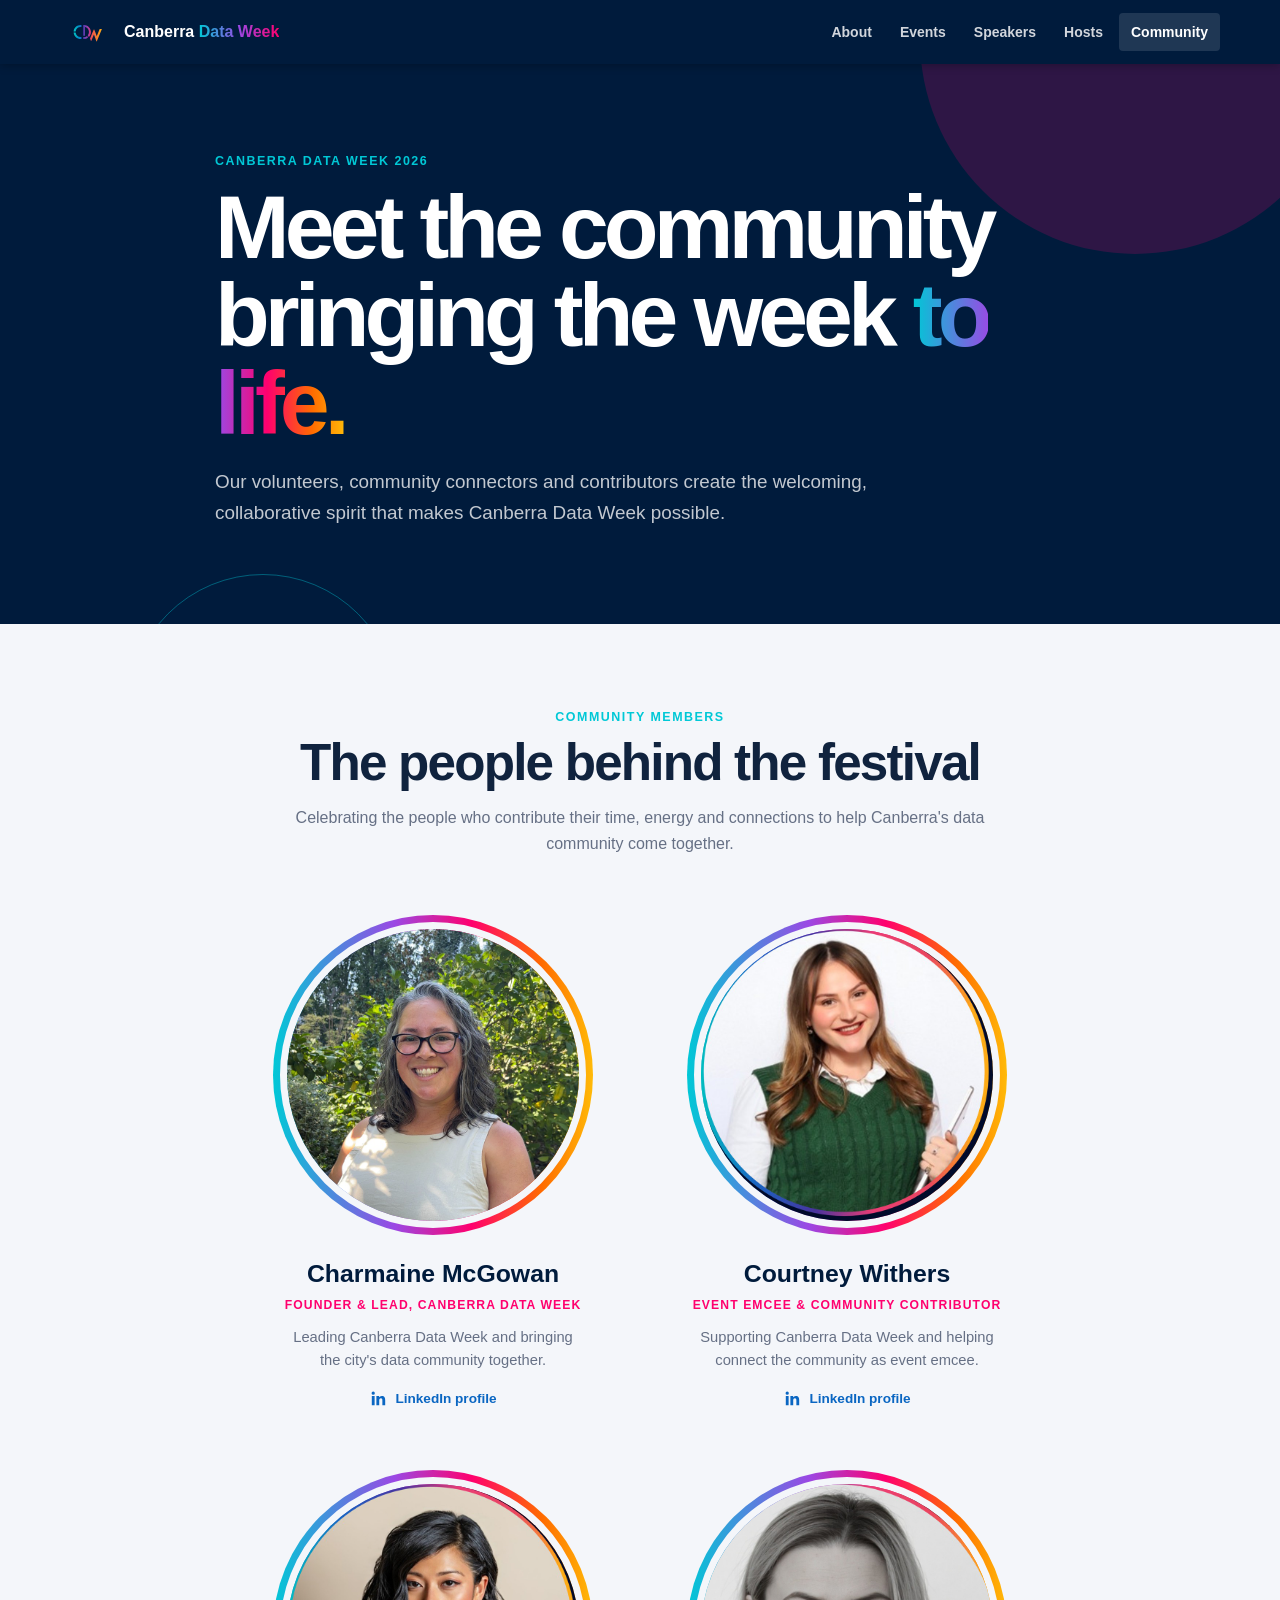
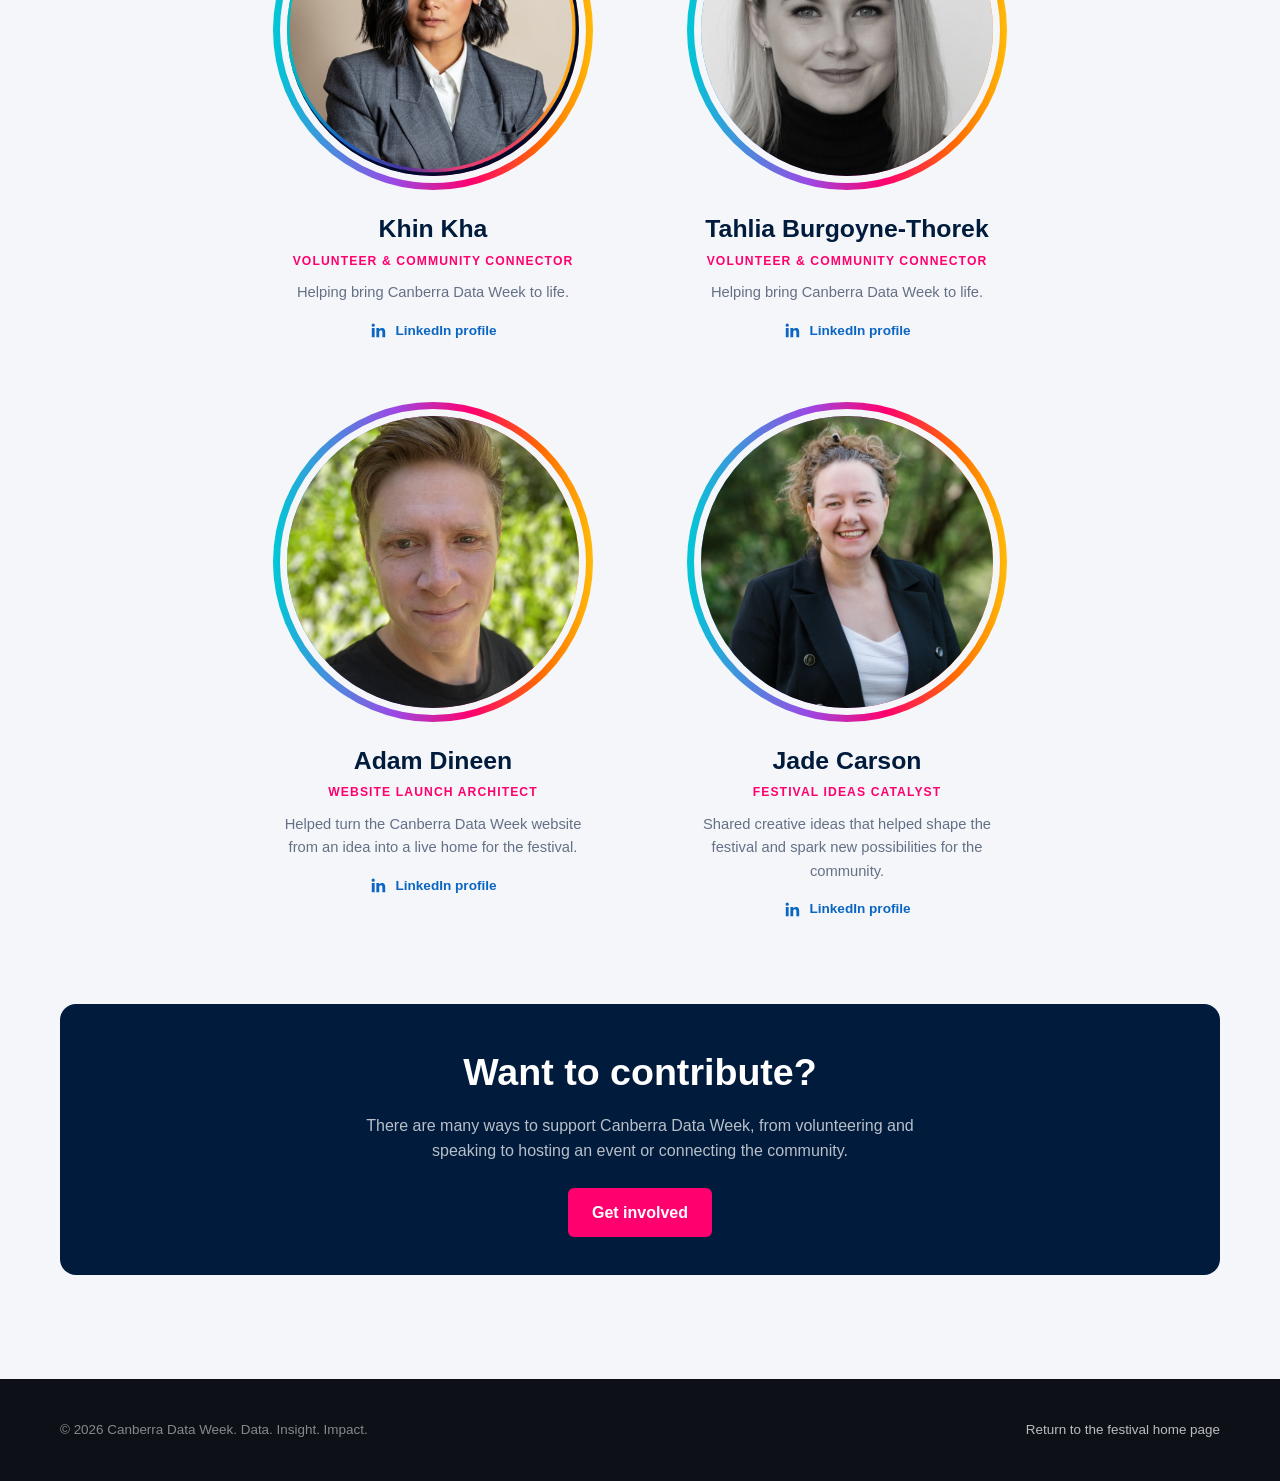
<file: community.html>
<!DOCTYPE html>
<html lang="en-AU" dir="ltr">
<head>
<meta charset="UTF-8">
<meta name="viewport" content="width=device-width, initial-scale=1.0">
<meta name="description" content="Meet the community members, volunteers and contributors bringing Canberra Data Week 2026 to life.">
<link rel="icon" href="favicon.svg" type="image/svg+xml">
<title>Our Community | Canberra Data Week</title>
<style>
*, *::before, *::after { box-sizing: border-box; margin: 0; padding: 0; }
:root {
  --teal: #00C8D6; --purple: #9B48E4; --magenta: #FF006E;
  --orange: #FF6B00; --yellow: #FFBA08; --navy: #001B3C;
  --white: #FFFFFF; --ink: #10233E; --muted: #667085; --surface: #F4F6FA;
  --gradient: linear-gradient(90deg, var(--teal), var(--purple) 38%, var(--magenta) 62%, var(--orange) 84%, var(--yellow));
  --font: -apple-system, BlinkMacSystemFont, "Segoe UI", Roboto, "Helvetica Neue", Arial, sans-serif;
  --max-width: 1160px;
}
html { scroll-behavior: smooth; }
body { background: var(--surface); color: var(--ink); font-family: var(--font); line-height: 1.6; }
.container { width: min(var(--max-width), calc(100% - 48px)); margin-inline: auto; }
.nav { position: sticky; inset-block-start: 0; z-index: 10; background: var(--navy); box-shadow: 0 2px 8px rgba(0,0,0,.25); }
.nav__inner { min-height: 64px; display: flex; align-items: center; justify-content: space-between; gap: 28px; }
.brand { display: flex; align-items: center; gap: 10px; color: var(--white); text-decoration: none; font-weight: 700; }
.brand img { width: 54px; height: 38px; object-fit: contain; }
.brand strong { background: linear-gradient(90deg, var(--teal), var(--purple), var(--magenta)); background-clip: text; color: transparent; }
.nav__links { display: flex; align-items: center; gap: 4px; list-style: none; }
.nav__links a { display: block; padding: 8px 12px; border-radius: 4px; color: rgba(255,255,255,.82); font-size: .875rem; font-weight: 600; text-decoration: none; }
.nav__links a:hover, .nav__links a[aria-current="page"] { background: rgba(255,255,255,.12); color: var(--white); }
.hero { position: relative; overflow: hidden; background: var(--navy); color: var(--white); padding-block: 88px 96px; }
.hero::before, .hero::after { content: ""; position: absolute; border-radius: 50%; pointer-events: none; }
.hero::before { width: 430px; height: 430px; inset: -240px -70px auto auto; background: rgba(255,0,110,.18); }
.hero::after { width: 270px; height: 270px; inset: auto auto -220px 10%; border: 1px solid rgba(0,200,214,.4); }
.hero__content { position: relative; z-index: 1; max-width: 850px; }
.eyebrow { color: var(--teal); font-size: .78rem; font-weight: 800; letter-spacing: .12em; text-transform: uppercase; }
h1 { max-width: 820px; margin-block: 12px 20px; font-size: clamp(3rem, 7vw, 5.7rem); letter-spacing: -.055em; line-height: .98; }
h1 span { background: var(--gradient); background-clip: text; color: transparent; }
.hero p:last-child { max-width: 680px; color: rgba(255,255,255,.76); font-size: clamp(1rem, 2vw, 1.18rem); }
.community { padding-block: 84px 104px; }
.section-heading { max-width: 760px; margin: 0 auto 58px; text-align: center; }
.section-heading h2 { margin-block: 8px 16px; font-size: clamp(2rem, 4vw, 3.2rem); line-height: 1.05; letter-spacing: -.035em; }
.section-heading p:last-child { color: var(--muted); }
.people-grid { display: grid; grid-template-columns: repeat(2, minmax(0, 360px)); gap: 54px; justify-content: center; }
.person { text-align: center; }
.person__portrait-wrap { width: min(100%, 320px); aspect-ratio: 1; margin-inline: auto; padding: 7px; border-radius: 50%; background: var(--gradient); transition: transform .2s ease, box-shadow .2s ease; }
.person:hover .person__portrait-wrap { transform: translateY(-5px); box-shadow: 0 18px 40px rgba(0,27,60,.16); }
.person__portrait { display: block; width: 100%; height: 100%; border: 7px solid var(--surface); border-radius: 50%; object-fit: cover; background: #DDE2EA; }
.person__body { padding-block-start: 24px; }
.person h3 { color: var(--navy); font-size: 1.55rem; line-height: 1.2; }
.person__role { margin-block-start: 8px; color: var(--magenta); font-size: .76rem; font-weight: 800; letter-spacing: .09em; text-transform: uppercase; }
.person__copy { max-width: 300px; margin: 10px auto 0; color: var(--muted); font-size: .92rem; }
.person__linkedin { display: inline-flex; align-items: center; gap: 7px; margin-block-start: 15px; color: #0A66C2; font-size: .85rem; font-weight: 750; text-decoration: none; }
.person__linkedin:hover { text-decoration: underline; }
.person__linkedin svg { width: 19px; height: 19px; fill: currentColor; }
.community-cta { margin-block-start: 78px; padding: 38px; border-radius: 16px; background: var(--navy); color: var(--white); text-align: center; }
.community-cta h2 { font-size: clamp(1.65rem, 3vw, 2.35rem); }
.community-cta p { max-width: 610px; margin: 10px auto 24px; color: rgba(255,255,255,.72); }
.button { display: inline-block; padding: 12px 24px; border-radius: 6px; background: var(--magenta); color: var(--white); font-weight: 750; text-decoration: none; }
.button:hover { opacity: .88; }
.footer { background: #0D1117; color: var(--white); padding-block: 40px; }
.footer__inner { display: flex; justify-content: space-between; align-items: center; gap: 24px; }
.footer p { color: rgba(255,255,255,.5); font-size: .84rem; }
.footer a { color: rgba(255,255,255,.72); font-size: .84rem; text-decoration: none; }
.footer a:hover { color: var(--white); text-decoration: underline; }
@media (max-width: 800px) {
  .nav__links li { display: none; }
  .nav__links li:has(a[aria-current="page"]) { display: block; }
}
@media (max-width: 620px) {
  .container { width: min(100% - 32px, var(--max-width)); }
  .brand span { font-size: .88rem; }
  .hero { padding-block: 64px 70px; }
  .community { padding-block: 60px 76px; }
  .people-grid { grid-template-columns: 1fr; gap: 50px; }
  .person__portrait-wrap { width: min(82vw, 320px); }
  .community-cta { margin-block-start: 58px; padding: 30px 20px; }
  .footer__inner { align-items: flex-start; flex-direction: column; }
}
@media (prefers-reduced-motion: reduce) {
  html { scroll-behavior: auto; }
  .person__portrait-wrap { transition: none; }
}
</style>
<link rel="stylesheet" href="mobile-nav.css">
</head>
<body>
<nav class="nav" aria-label="Main navigation">
  <div class="container nav__inner">
    <a class="brand" href="index.html" aria-label="Canberra Data Week home">
      <img src="CDW Logo_dark background.svg" alt="">
      <span>Canberra <strong>Data Week</strong></span>
    </a>
    <ul class="nav__links" id="main-menu">
      <li><a href="index.html#about">About</a></li>
      <li><a href="index.html#events">Events</a></li>
      <li><a href="speakers.html">Speakers</a></li>
      <li><a href="hosts.html">Hosts</a></li>
      <li><a href="community.html" aria-current="page">Community</a></li>
    </ul>
    <button class="nav__toggle" type="button" aria-expanded="false" aria-controls="main-menu" aria-label="Open navigation menu">
      <span class="nav__toggle-icon" aria-hidden="true"></span>
    </button>
  </div>
</nav>

<main>
  <header class="hero">
    <div class="container hero__content">
      <p class="eyebrow">Canberra Data Week 2026</p>
      <h1>Meet the community bringing the week <span>to life.</span></h1>
      <p>Our volunteers, community connectors and contributors create the welcoming, collaborative spirit that makes Canberra Data Week possible.</p>
    </div>
  </header>

  <section class="community" aria-labelledby="community-heading">
    <div class="container">
      <div class="section-heading">
        <p class="eyebrow">Community members</p>
        <h2 id="community-heading">The people behind the festival</h2>
        <p>Celebrating the people who contribute their time, energy and connections to help Canberra's data community come together.</p>
      </div>

      <div class="people-grid">
        <article class="person">
          <div class="person__portrait-wrap">
            <img class="person__portrait" src="assets/speaker-charmaine-mcgowan.jpg" alt="Charmaine McGowan" width="800" height="800">
          </div>
          <div class="person__body">
            <h3>Charmaine McGowan</h3>
            <p class="person__role">Founder &amp; Lead, Canberra Data Week</p>
            <p class="person__copy">Leading Canberra Data Week and bringing the city's data community together.</p>
            <a class="person__linkedin" href="https://www.linkedin.com/in/charmaine-mcgowan/" target="_blank" rel="noopener noreferrer" aria-label="Charmaine McGowan on LinkedIn">
              <svg viewBox="0 0 24 24" aria-hidden="true"><path d="M20.45 20.45h-3.56v-5.57c0-1.33-.03-3.04-1.85-3.04-1.85 0-2.14 1.45-2.14 2.94v5.67H9.34V8.98h3.42v1.57h.05c.48-.9 1.64-1.85 3.37-1.85 3.61 0 4.27 2.37 4.27 5.46v6.29ZM5.32 7.41a2.06 2.06 0 1 1 0-4.12 2.06 2.06 0 0 1 0 4.12ZM7.1 20.45H3.54V8.98H7.1v11.47Z"/></svg>
              LinkedIn profile
            </a>
          </div>
        </article>

        <article class="person">
          <div class="person__portrait-wrap">
            <img class="person__portrait" src="assets/speaker-courtney-withers.jpg" alt="Courtney Withers" width="800" height="800">
          </div>
          <div class="person__body">
            <h3>Courtney Withers</h3>
            <p class="person__role">Event Emcee &amp; Community Contributor</p>
            <p class="person__copy">Supporting Canberra Data Week and helping connect the community as event emcee.</p>
            <a class="person__linkedin" href="https://www.linkedin.com/in/courtney-withers-96042916a/" target="_blank" rel="noopener noreferrer" aria-label="Courtney Withers on LinkedIn">
              <svg viewBox="0 0 24 24" aria-hidden="true"><path d="M20.45 20.45h-3.56v-5.57c0-1.33-.03-3.04-1.85-3.04-1.85 0-2.14 1.45-2.14 2.94v5.67H9.34V8.98h3.42v1.57h.05c.48-.9 1.64-1.85 3.37-1.85 3.61 0 4.27 2.37 4.27 5.46v6.29ZM5.32 7.41a2.06 2.06 0 1 1 0-4.12 2.06 2.06 0 0 1 0 4.12ZM7.1 20.45H3.54V8.98H7.1v11.47Z"/></svg>
              LinkedIn profile
            </a>
          </div>
        </article>

        <article class="person">
          <div class="person__portrait-wrap">
            <img class="person__portrait" src="assets/community-khin-kha.jpg" alt="Khin Kha" width="800" height="800">
          </div>
          <div class="person__body">
            <h3>Khin Kha</h3>
            <p class="person__role">Volunteer &amp; Community Connector</p>
            <p class="person__copy">Helping bring Canberra Data Week to life.</p>
            <a class="person__linkedin" href="https://www.linkedin.com/in/khinkha/" target="_blank" rel="noopener noreferrer" aria-label="Khin Kha on LinkedIn">
              <svg viewBox="0 0 24 24" aria-hidden="true"><path d="M20.45 20.45h-3.56v-5.57c0-1.33-.03-3.04-1.85-3.04-1.85 0-2.14 1.45-2.14 2.94v5.67H9.34V8.98h3.42v1.57h.05c.48-.9 1.64-1.85 3.37-1.85 3.61 0 4.27 2.37 4.27 5.46v6.29ZM5.32 7.41a2.06 2.06 0 1 1 0-4.12 2.06 2.06 0 0 1 0 4.12ZM7.1 20.45H3.54V8.98H7.1v11.47Z"/></svg>
              LinkedIn profile
            </a>
          </div>
        </article>

        <article class="person">
          <div class="person__portrait-wrap">
            <img class="person__portrait" src="assets/community-tahlia-burgoyne-thorek.jpg" alt="Tahlia Burgoyne-Thorek" width="800" height="800">
          </div>
          <div class="person__body">
            <h3>Tahlia Burgoyne-Thorek</h3>
            <p class="person__role">Volunteer &amp; Community Connector</p>
            <p class="person__copy">Helping bring Canberra Data Week to life.</p>
            <a class="person__linkedin" href="https://www.linkedin.com/in/tahlia-burgoynethorek/" target="_blank" rel="noopener noreferrer" aria-label="Tahlia Burgoyne-Thorek on LinkedIn">
              <svg viewBox="0 0 24 24" aria-hidden="true"><path d="M20.45 20.45h-3.56v-5.57c0-1.33-.03-3.04-1.85-3.04-1.85 0-2.14 1.45-2.14 2.94v5.67H9.34V8.98h3.42v1.57h.05c.48-.9 1.64-1.85 3.37-1.85 3.61 0 4.27 2.37 4.27 5.46v6.29ZM5.32 7.41a2.06 2.06 0 1 1 0-4.12 2.06 2.06 0 0 1 0 4.12ZM7.1 20.45H3.54V8.98H7.1v11.47Z"/></svg>
              LinkedIn profile
            </a>
          </div>
        </article>

        <article class="person">
          <div class="person__portrait-wrap">
            <img class="person__portrait" src="assets/community-adam-dineen.jpg" alt="Adam Dineen" width="1500" height="2000">
          </div>
          <div class="person__body">
            <h3>Adam Dineen</h3>
            <p class="person__role">Website Launch Architect</p>
            <p class="person__copy">Helped turn the Canberra Data Week website from an idea into a live home for the festival.</p>
            <a class="person__linkedin" href="https://www.linkedin.com/in/adam-dinneen/" target="_blank" rel="noopener noreferrer" aria-label="Adam Dineen on LinkedIn">
              <svg viewBox="0 0 24 24" aria-hidden="true"><path d="M20.45 20.45h-3.56v-5.57c0-1.33-.03-3.04-1.85-3.04-1.85 0-2.14 1.45-2.14 2.94v5.67H9.34V8.98h3.42v1.57h.05c.48-.9 1.64-1.85 3.37-1.85 3.61 0 4.27 2.37 4.27 5.46v6.29ZM5.32 7.41a2.06 2.06 0 1 1 0-4.12 2.06 2.06 0 0 1 0 4.12ZM7.1 20.45H3.54V8.98H7.1v11.47Z"/></svg>
              LinkedIn profile
            </a>
          </div>
        </article>

        <article class="person">
          <div class="person__portrait-wrap">
            <img class="person__portrait" src="assets/community-jade-carson.png" alt="Jade Carson" width="1920" height="1280">
          </div>
          <div class="person__body">
            <h3>Jade Carson</h3>
            <p class="person__role">Festival Ideas Catalyst</p>
            <p class="person__copy">Shared creative ideas that helped shape the festival and spark new possibilities for the community.</p>
            <a class="person__linkedin" href="https://www.linkedin.com/in/jadecarson/" target="_blank" rel="noopener noreferrer" aria-label="Jade Carson on LinkedIn">
              <svg viewBox="0 0 24 24" aria-hidden="true"><path d="M20.45 20.45h-3.56v-5.57c0-1.33-.03-3.04-1.85-3.04-1.85 0-2.14 1.45-2.14 2.94v5.67H9.34V8.98h3.42v1.57h.05c.48-.9 1.64-1.85 3.37-1.85 3.61 0 4.27 2.37 4.27 5.46v6.29ZM5.32 7.41a2.06 2.06 0 1 1 0-4.12 2.06 2.06 0 0 1 0 4.12ZM7.1 20.45H3.54V8.98H7.1v11.47Z"/></svg>
              LinkedIn profile
            </a>
          </div>
        </article>
      </div>

      <aside class="community-cta">
        <h2>Want to contribute?</h2>
        <p>There are many ways to support Canberra Data Week, from volunteering and speaking to hosting an event or connecting the community.</p>
        <a class="button" href="index.html#host">Get involved</a>
      </aside>
    </div>
  </section>
</main>

<footer class="footer">
  <div class="container footer__inner">
    <p>&copy; 2026 Canberra Data Week. Data. Insight. Impact.</p>
    <a href="index.html">Return to the festival home page</a>
  </div>
</footer>
<script src="mobile-nav.js"></script>
</body>
</html>
</file>
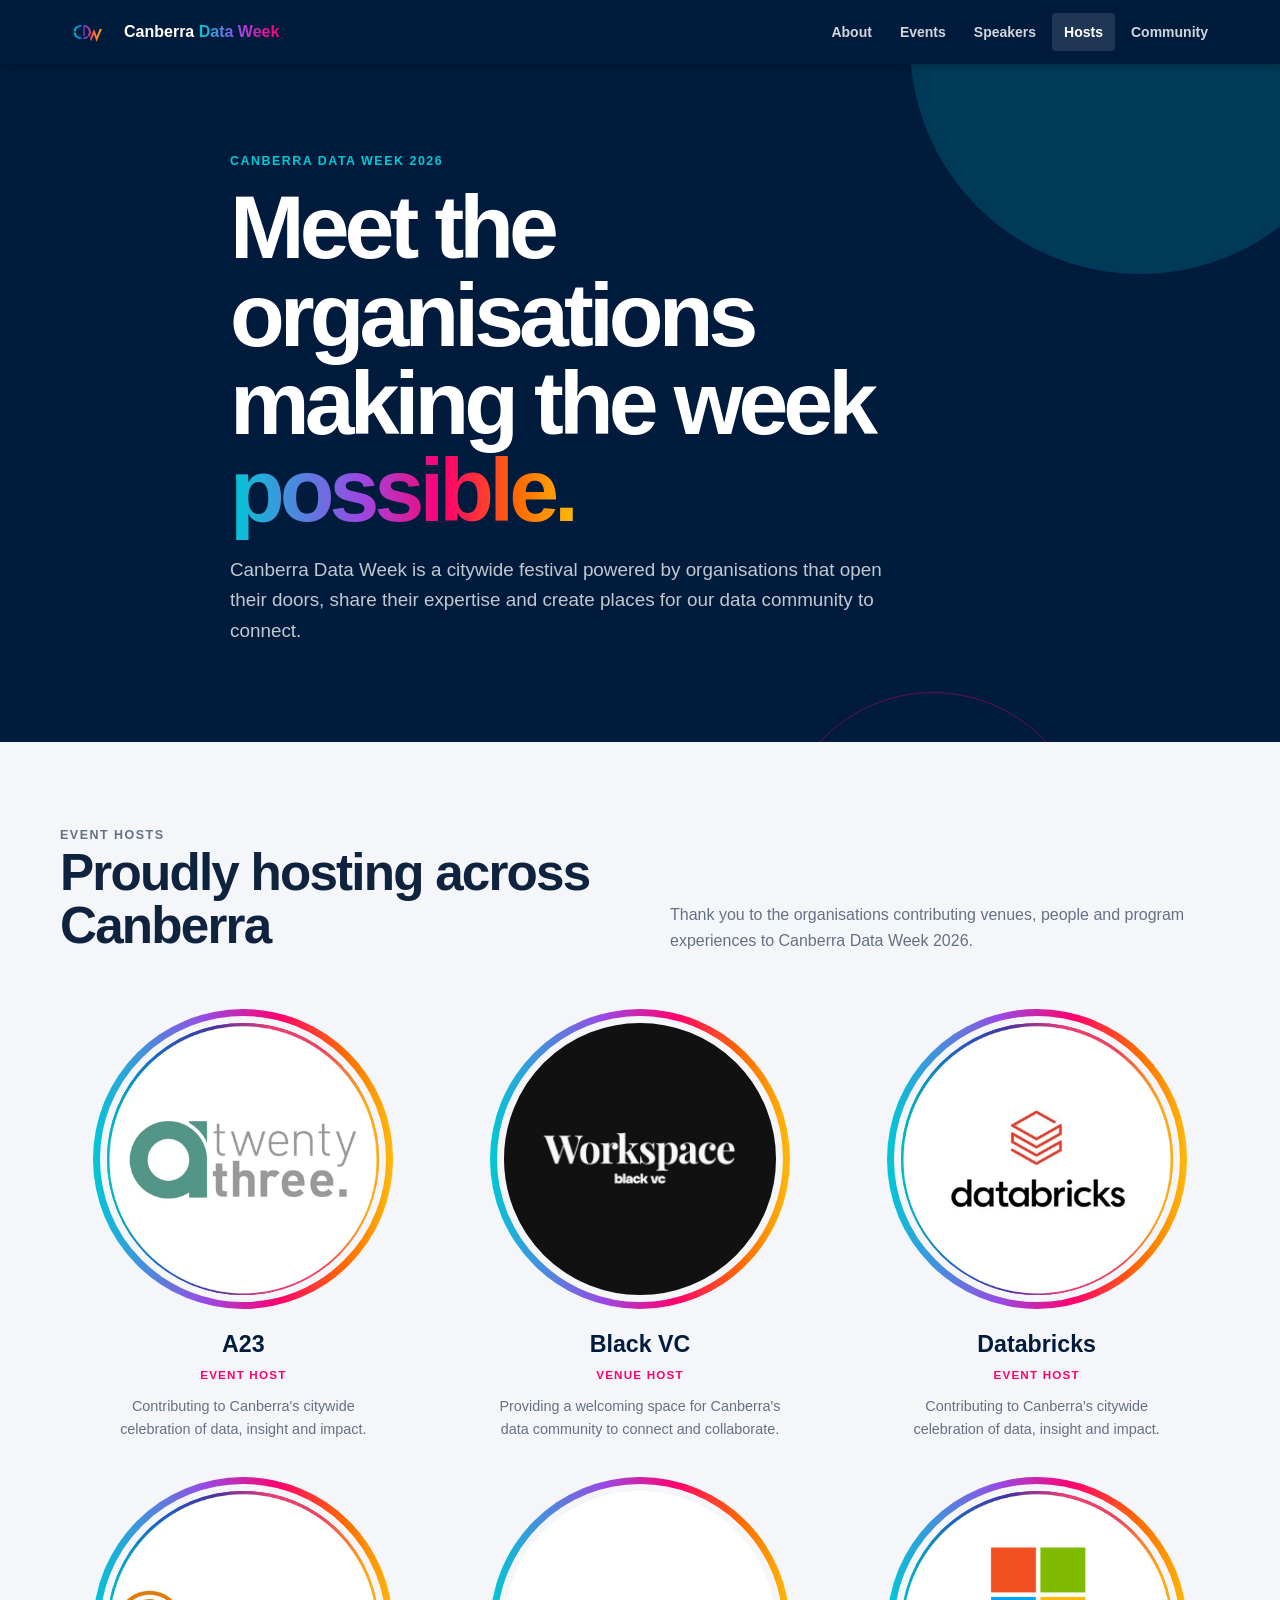
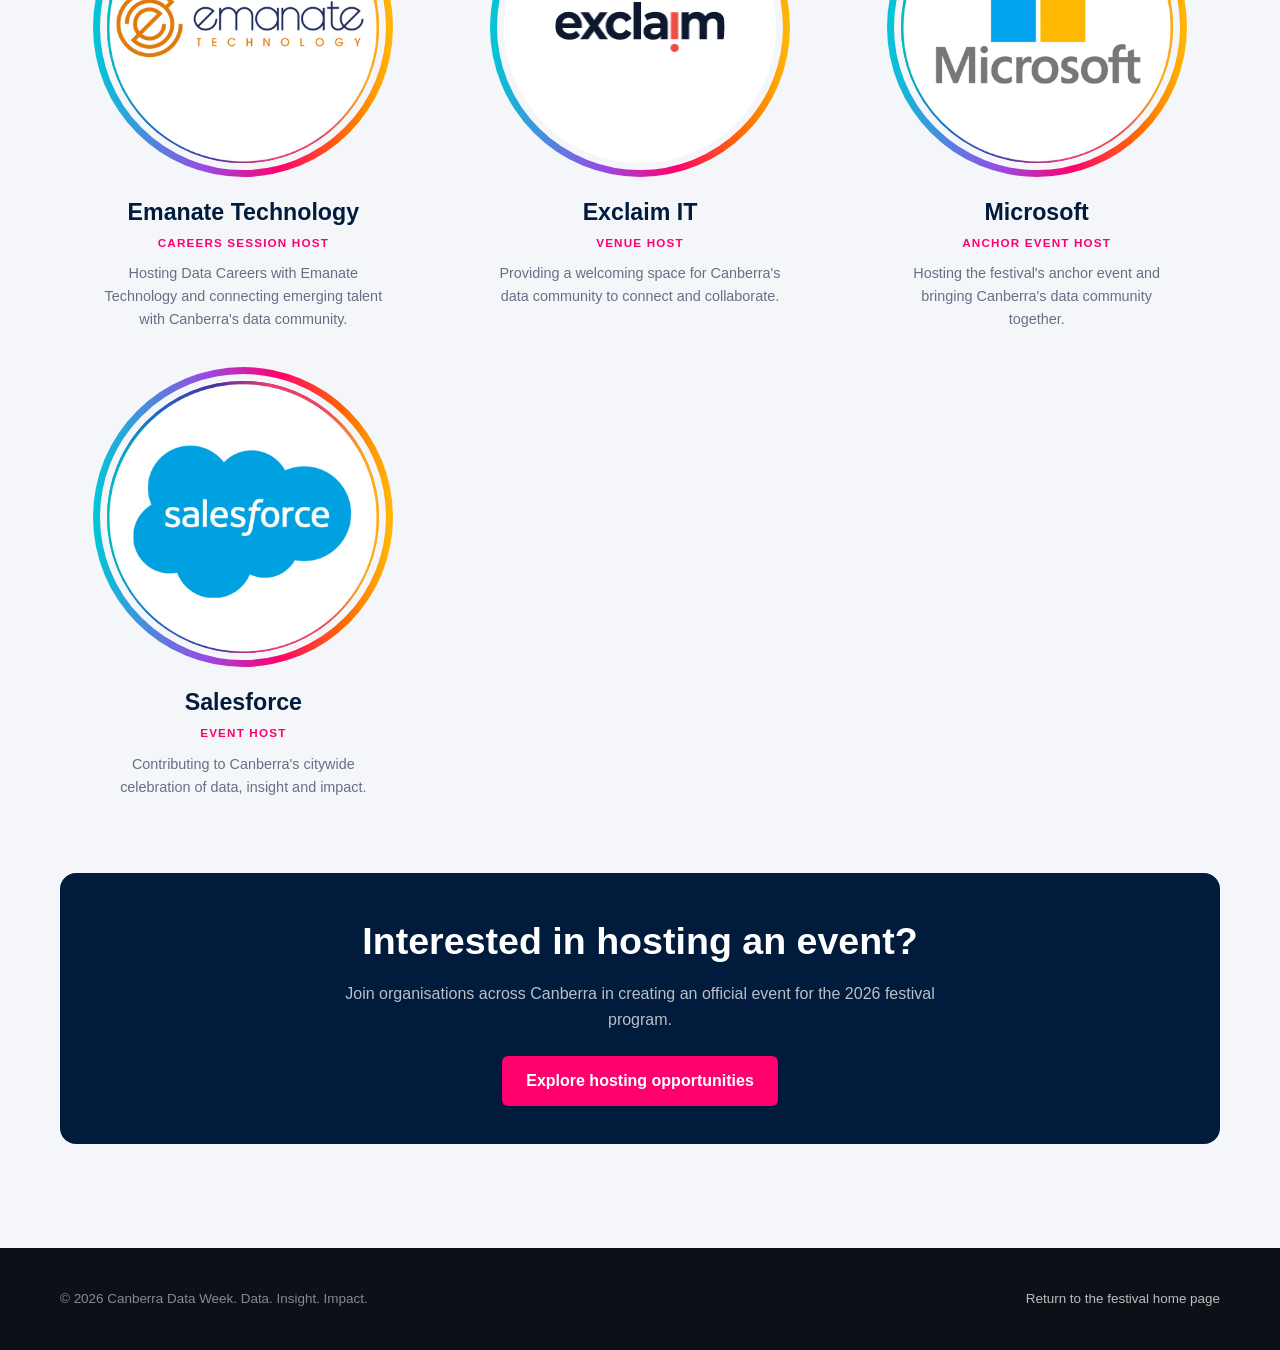
<file: hosts.html>
<!DOCTYPE html>
<html lang="en-AU" dir="ltr">
<head>
<meta charset="UTF-8">
<meta name="viewport" content="width=device-width, initial-scale=1.0">
<meta name="description" content="Meet the organisations hosting and contributing to Canberra Data Week 2026.">
<link rel="icon" href="favicon.svg" type="image/svg+xml">
<title>Event Hosts | Canberra Data Week</title>
<style>
*, *::before, *::after { box-sizing: border-box; margin: 0; padding: 0; }
:root {
  --teal: #00C8D6; --purple: #9B48E4; --magenta: #FF006E;
  --orange: #FF6B00; --yellow: #FFBA08; --navy: #001B3C;
  --white: #FFFFFF; --ink: #10233E; --muted: #667085; --surface: #F4F6FA;
  --gradient: linear-gradient(90deg, var(--teal), var(--purple) 38%, var(--magenta) 62%, var(--orange) 84%, var(--yellow));
  --font: -apple-system, BlinkMacSystemFont, "Segoe UI", Roboto, "Helvetica Neue", Arial, sans-serif;
  --max-width: 1160px;
}
html { scroll-behavior: smooth; }
body { background: var(--surface); color: var(--ink); font-family: var(--font); line-height: 1.6; }
.container { width: min(var(--max-width), calc(100% - 48px)); margin-inline: auto; }
.nav { position: sticky; inset-block-start: 0; z-index: 10; background: var(--navy); box-shadow: 0 2px 8px rgba(0,0,0,.25); }
.nav__inner { min-height: 64px; display: flex; align-items: center; justify-content: space-between; gap: 28px; }
.brand { display: flex; align-items: center; gap: 10px; color: var(--white); text-decoration: none; font-weight: 700; }
.brand img { width: 54px; height: 38px; object-fit: contain; }
.brand strong { background: linear-gradient(90deg, var(--teal), var(--purple), var(--magenta)); background-clip: text; color: transparent; }
.nav__links { display: flex; align-items: center; gap: 4px; list-style: none; }
.nav__links a { display: block; padding: 8px 12px; border-radius: 4px; color: rgba(255,255,255,.82); font-size: .875rem; font-weight: 600; text-decoration: none; }
.nav__links a:hover, .nav__links a[aria-current="page"] { background: rgba(255,255,255,.12); color: var(--white); }
.hero { position: relative; overflow: hidden; background: var(--navy); color: var(--white); padding-block: 88px 96px; }
.hero::before, .hero::after { content: ""; position: absolute; border-radius: 50%; pointer-events: none; }
.hero::before { width: 460px; height: 460px; inset: -250px -90px auto auto; background: rgba(0,200,214,.18); }
.hero::after { width: 310px; height: 310px; inset: auto 15% -260px auto; border: 1px solid rgba(255,0,110,.38); }
.hero__content { position: relative; z-index: 1; max-width: 820px; }
.eyebrow { color: var(--teal); font-size: .78rem; font-weight: 800; letter-spacing: .12em; text-transform: uppercase; }
h1 { max-width: 800px; margin-block: 12px 20px; font-size: clamp(3rem, 7vw, 5.7rem); letter-spacing: -.055em; line-height: .98; }
h1 span { background: var(--gradient); background-clip: text; color: transparent; }
.hero p:last-child { max-width: 680px; color: rgba(255,255,255,.76); font-size: clamp(1rem, 2vw, 1.18rem); }
.hosts { padding-block: 84px 104px; }
.section-heading { display: grid; grid-template-columns: 1fr 1fr; gap: 60px; align-items: end; margin-block-end: 56px; }
.section-heading h2 { font-size: clamp(2rem, 4vw, 3.2rem); line-height: 1.05; letter-spacing: -.035em; }
.section-heading p { color: var(--muted); }
.host-grid { display: grid; grid-template-columns: repeat(3, minmax(0, 1fr)); gap: 36px 30px; justify-content: center; }
.host { text-align: center; }
.host__logo-wrap { width: min(100%, 300px); aspect-ratio: 1; margin-inline: auto; padding: 7px; border-radius: 50%; background: var(--gradient); transition: transform .2s ease, box-shadow .2s ease; }
.host:hover .host__logo-wrap { transform: translateY(-5px); box-shadow: 0 18px 40px rgba(0,27,60,.16); }
.host__logo { display: block; width: 100%; height: 100%; border: 7px solid var(--surface); border-radius: 50%; object-fit: cover; background: var(--white); }
.host__logo--contain { padding: 18%; object-fit: contain; }
.host__logo--black-vc { padding: 12%; object-fit: contain; background: #111; }
.host__body { padding-block-start: 22px; }
.host h3 { color: var(--navy); font-size: 1.45rem; line-height: 1.2; }
.host__role { margin-block-start: 7px; color: var(--magenta); font-size: .73rem; font-weight: 800; letter-spacing: .1em; text-transform: uppercase; }
.host__copy { max-width: 290px; margin: 10px auto 0; color: var(--muted); font-size: .9rem; }
.host-cta { margin-block-start: 74px; padding: 38px; border-radius: 16px; background: var(--navy); color: var(--white); text-align: center; }
.host-cta h2 { font-size: clamp(1.65rem, 3vw, 2.35rem); }
.host-cta p { max-width: 600px; margin: 10px auto 24px; color: rgba(255,255,255,.72); }
.button { display: inline-block; padding: 12px 24px; border-radius: 6px; background: var(--magenta); color: var(--white); font-weight: 750; text-decoration: none; }
.button:hover { opacity: .88; }
.footer { background: #0D1117; color: var(--white); padding-block: 40px; }
.footer__inner { display: flex; justify-content: space-between; align-items: center; gap: 24px; }
.footer p { color: rgba(255,255,255,.5); font-size: .84rem; }
.footer a { color: rgba(255,255,255,.72); font-size: .84rem; text-decoration: none; }
.footer a:hover { color: var(--white); text-decoration: underline; }
@media (max-width: 800px) {
  .nav__links li { display: none; }
  .nav__links li:has(a[aria-current="page"]) { display: block; }
  .section-heading { grid-template-columns: 1fr; gap: 18px; }
  .host-grid { grid-template-columns: repeat(2, minmax(0, 1fr)); }
}
@media (max-width: 560px) {
  .container { width: min(100% - 32px, var(--max-width)); }
  .brand span { font-size: .88rem; }
  .hero { padding-block: 64px 70px; }
  .hosts { padding-block: 60px 76px; }
  .host-grid { grid-template-columns: 1fr; gap: 46px; }
  .host__logo-wrap { width: min(82vw, 300px); }
  .host-cta { margin-block-start: 56px; padding: 30px 20px; }
  .footer__inner { align-items: flex-start; flex-direction: column; }
}
@media (prefers-reduced-motion: reduce) {
  html { scroll-behavior: auto; }
  .host__logo-wrap { transition: none; }
}
</style>
<link rel="stylesheet" href="mobile-nav.css">
</head>
<body>
<nav class="nav" aria-label="Main navigation">
  <div class="container nav__inner">
    <a class="brand" href="index.html" aria-label="Canberra Data Week home">
      <img src="CDW Logo_dark background.svg" alt="">
      <span>Canberra <strong>Data Week</strong></span>
    </a>
    <ul class="nav__links" id="main-menu">
      <li><a href="index.html#about">About</a></li>
      <li><a href="index.html#events">Events</a></li>
      <li><a href="speakers.html">Speakers</a></li>
      <li><a href="hosts.html" aria-current="page">Hosts</a></li>
      <li><a href="community.html">Community</a></li>
    </ul>
    <button class="nav__toggle" type="button" aria-expanded="false" aria-controls="main-menu" aria-label="Open navigation menu">
      <span class="nav__toggle-icon" aria-hidden="true"></span>
    </button>
  </div>
</nav>

<main>
  <header class="hero">
    <div class="container hero__content">
      <p class="eyebrow">Canberra Data Week 2026</p>
      <h1>Meet the organisations making the week <span>possible.</span></h1>
      <p>Canberra Data Week is a citywide festival powered by organisations that open their doors, share their expertise and create places for our data community to connect.</p>
    </div>
  </header>

  <section class="hosts" aria-labelledby="host-heading">
    <div class="container">
      <div class="section-heading">
        <div>
          <p class="eyebrow">Event hosts</p>
          <h2 id="host-heading">Proudly hosting across Canberra</h2>
        </div>
        <p>Thank you to the organisations contributing venues, people and program experiences to Canberra Data Week 2026.</p>
      </div>

      <div class="host-grid">
        <article class="host">
          <div class="host__logo-wrap"><img class="host__logo" src="assets/host-a23.jpg" alt="A23" width="800" height="800"></div>
          <div class="host__body"><h3>A23</h3><p class="host__role">Event host</p><p class="host__copy">Contributing to Canberra's citywide celebration of data, insight and impact.</p></div>
        </article>
        <article class="host">
          <div class="host__logo-wrap"><img class="host__logo host__logo--black-vc" src="assets/host-black-vc.png" alt="Black VC" width="200" height="200"></div>
          <div class="host__body"><h3>Black VC</h3><p class="host__role">Venue host</p><p class="host__copy">Providing a welcoming space for Canberra's data community to connect and collaborate.</p></div>
        </article>
        <article class="host">
          <div class="host__logo-wrap"><img class="host__logo" src="assets/host-databricks.jpg" alt="Databricks" width="800" height="800"></div>
          <div class="host__body"><h3>Databricks</h3><p class="host__role">Event host</p><p class="host__copy">Contributing to Canberra's citywide celebration of data, insight and impact.</p></div>
        </article>
        <article class="host">
          <div class="host__logo-wrap"><img class="host__logo" src="assets/host-emanate-technology.jpg" alt="Emanate Technology" width="800" height="800"></div>
          <div class="host__body"><h3>Emanate Technology</h3><p class="host__role">Careers session host</p><p class="host__copy">Hosting Data Careers with Emanate Technology and connecting emerging talent with Canberra's data community.</p></div>
        </article>
        <article class="host">
          <div class="host__logo-wrap"><img class="host__logo host__logo--contain" src="assets/host-exclaim-it.png" alt="Exclaim IT" width="168" height="38"></div>
          <div class="host__body"><h3>Exclaim IT</h3><p class="host__role">Venue host</p><p class="host__copy">Providing a welcoming space for Canberra's data community to connect and collaborate.</p></div>
        </article>
        <article class="host">
          <div class="host__logo-wrap"><img class="host__logo" src="assets/host-microsoft.jpg" alt="Microsoft" width="800" height="800"></div>
          <div class="host__body"><h3>Microsoft</h3><p class="host__role">Anchor event host</p><p class="host__copy">Hosting the festival's anchor event and bringing Canberra's data community together.</p></div>
        </article>
        <article class="host">
          <div class="host__logo-wrap"><img class="host__logo" src="assets/host-salesforce.jpg" alt="Salesforce" width="800" height="800"></div>
          <div class="host__body"><h3>Salesforce</h3><p class="host__role">Event host</p><p class="host__copy">Contributing to Canberra's citywide celebration of data, insight and impact.</p></div>
        </article>
      </div>

      <aside class="host-cta">
        <h2>Interested in hosting an event?</h2>
        <p>Join organisations across Canberra in creating an official event for the 2026 festival program.</p>
        <a class="button" href="index.html#host">Explore hosting opportunities</a>
      </aside>
    </div>
  </section>
</main>

<footer class="footer">
  <div class="container footer__inner">
    <p>&copy; 2026 Canberra Data Week. Data. Insight. Impact.</p>
    <a href="index.html">Return to the festival home page</a>
  </div>
</footer>
<script src="mobile-nav.js"></script>
</body>
</html>
</file>
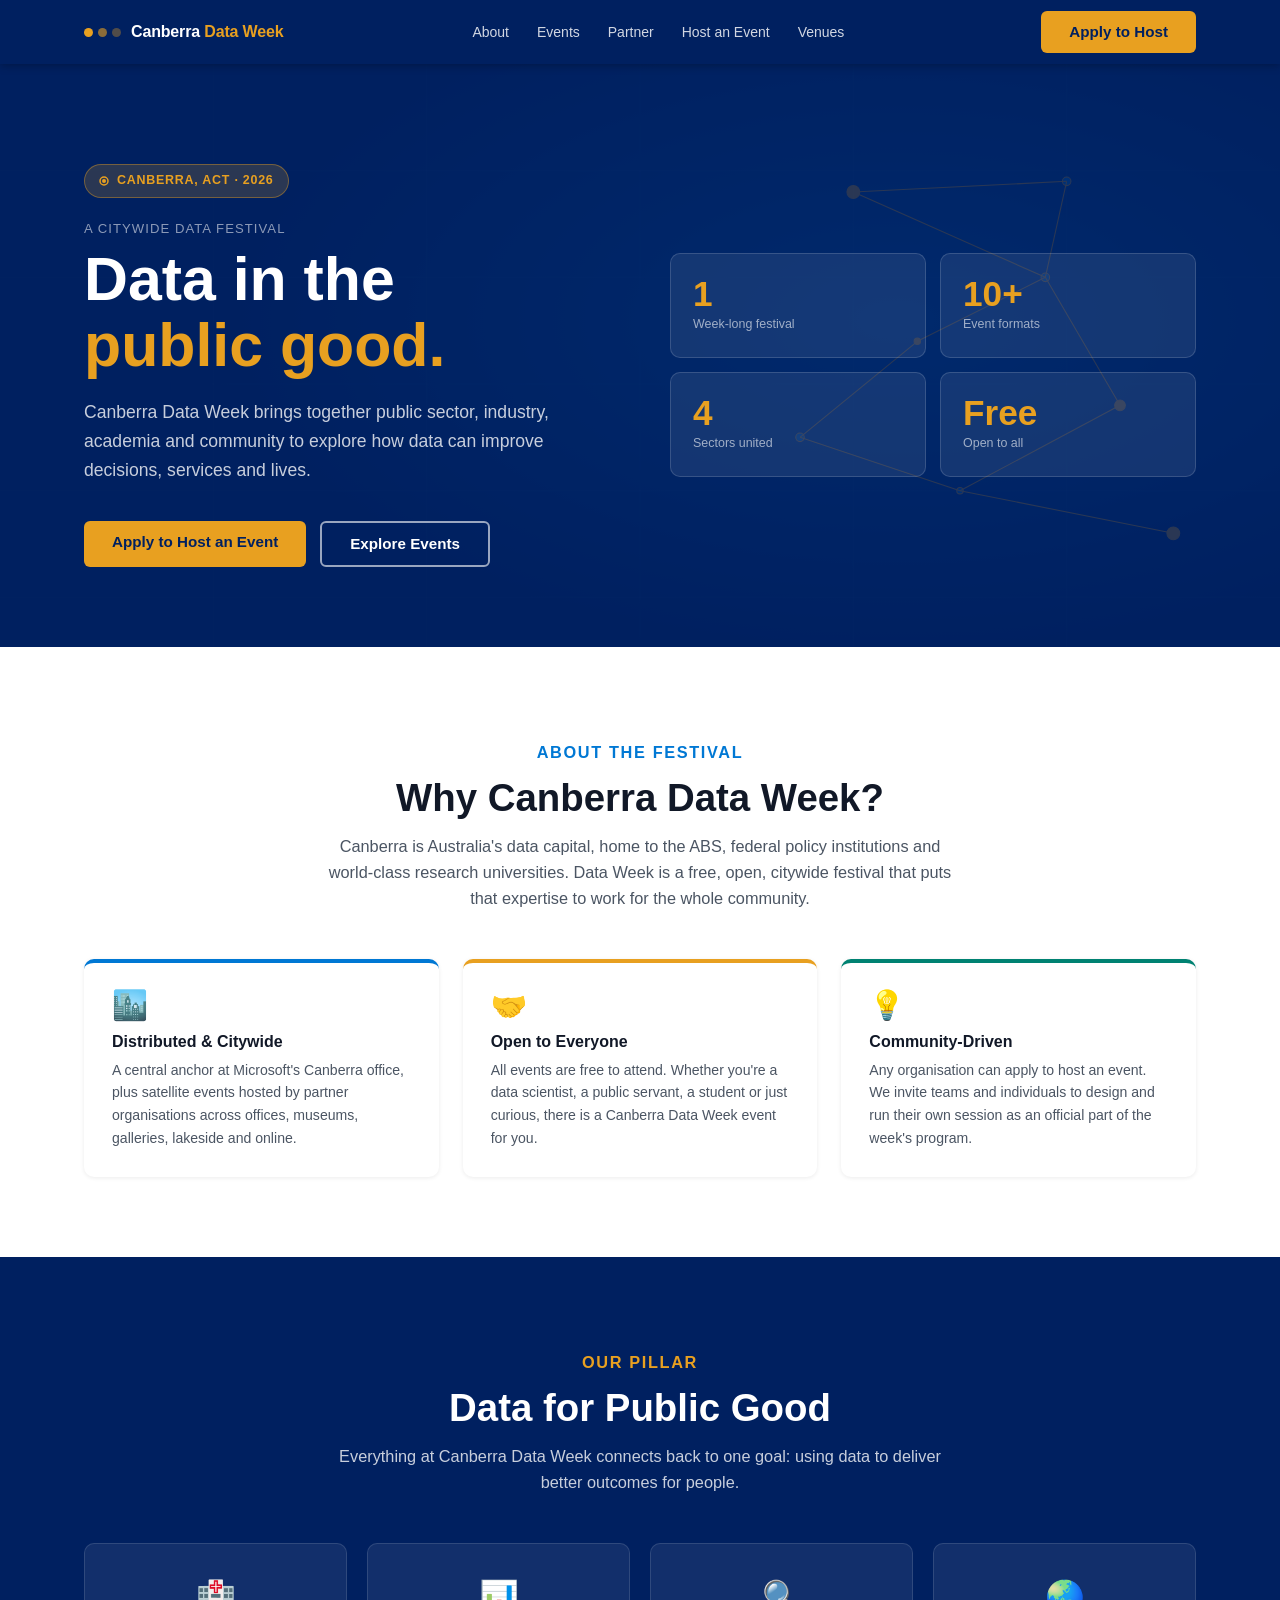
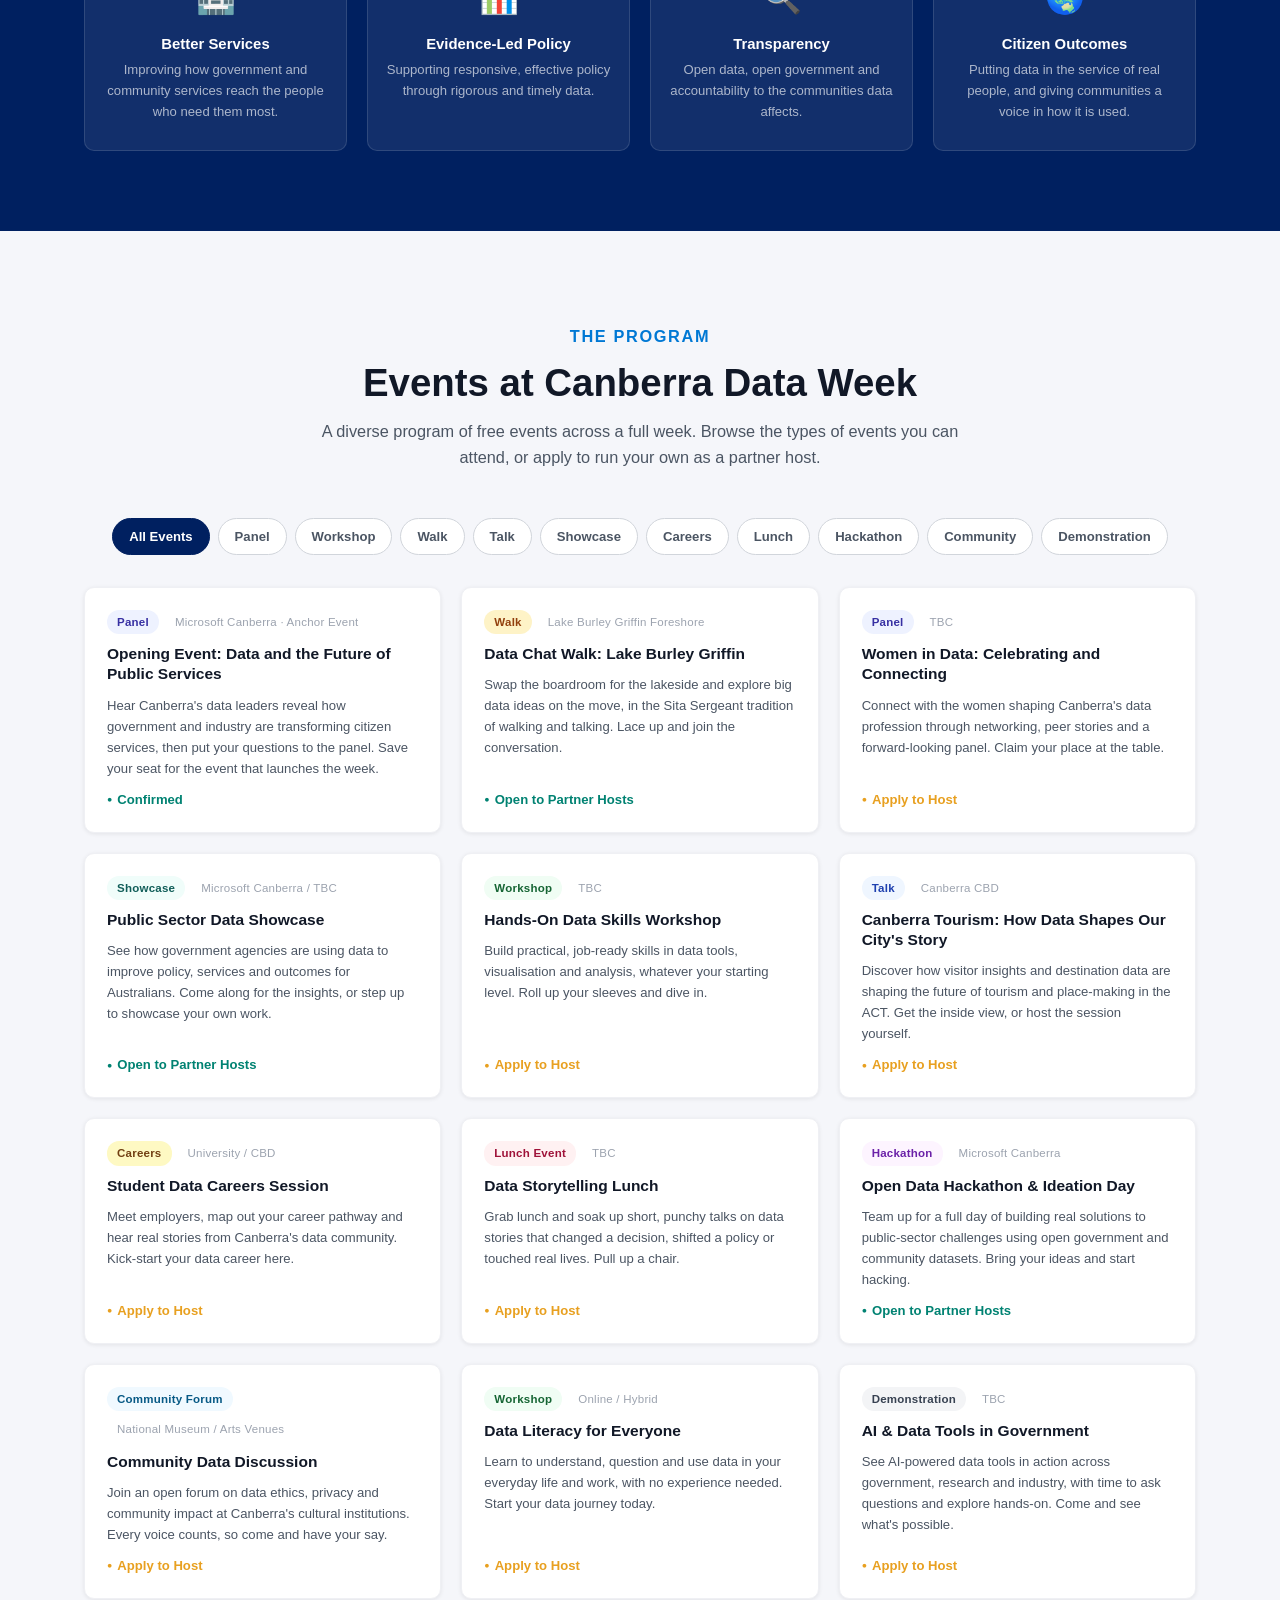
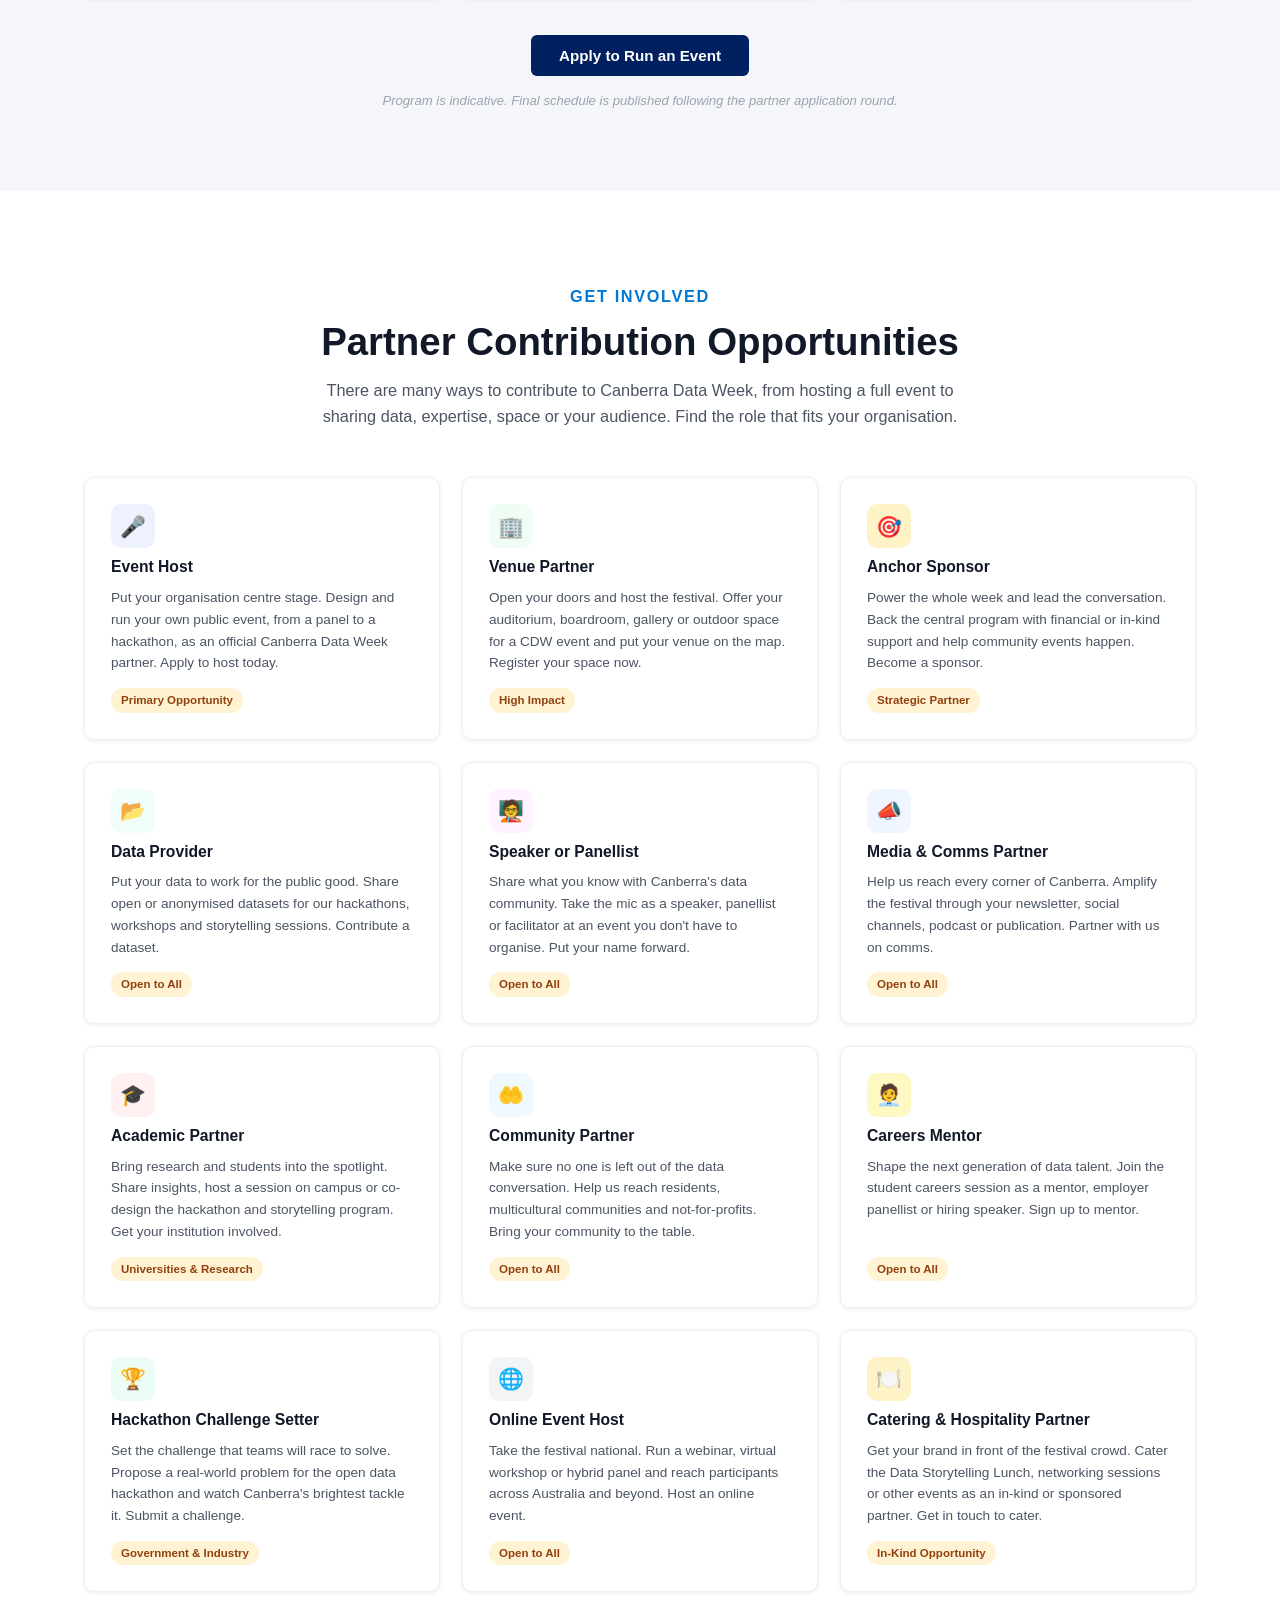
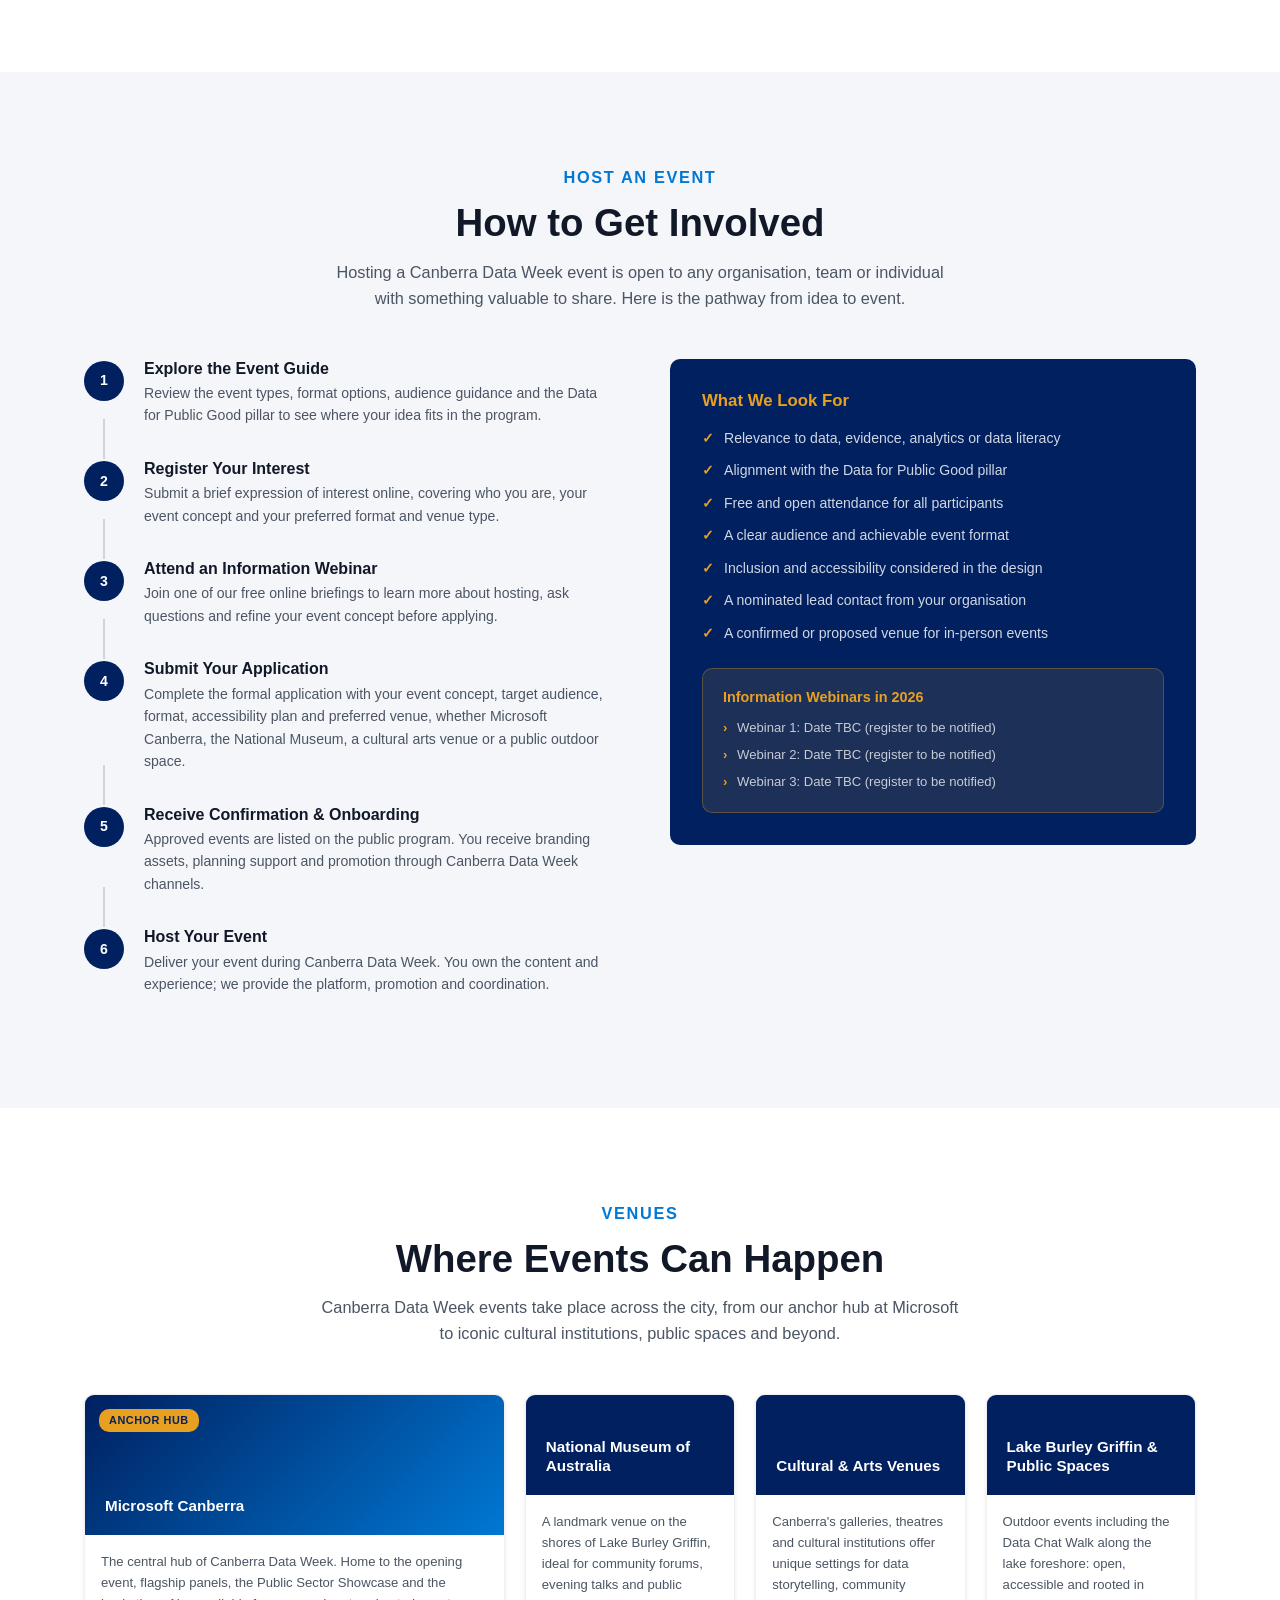
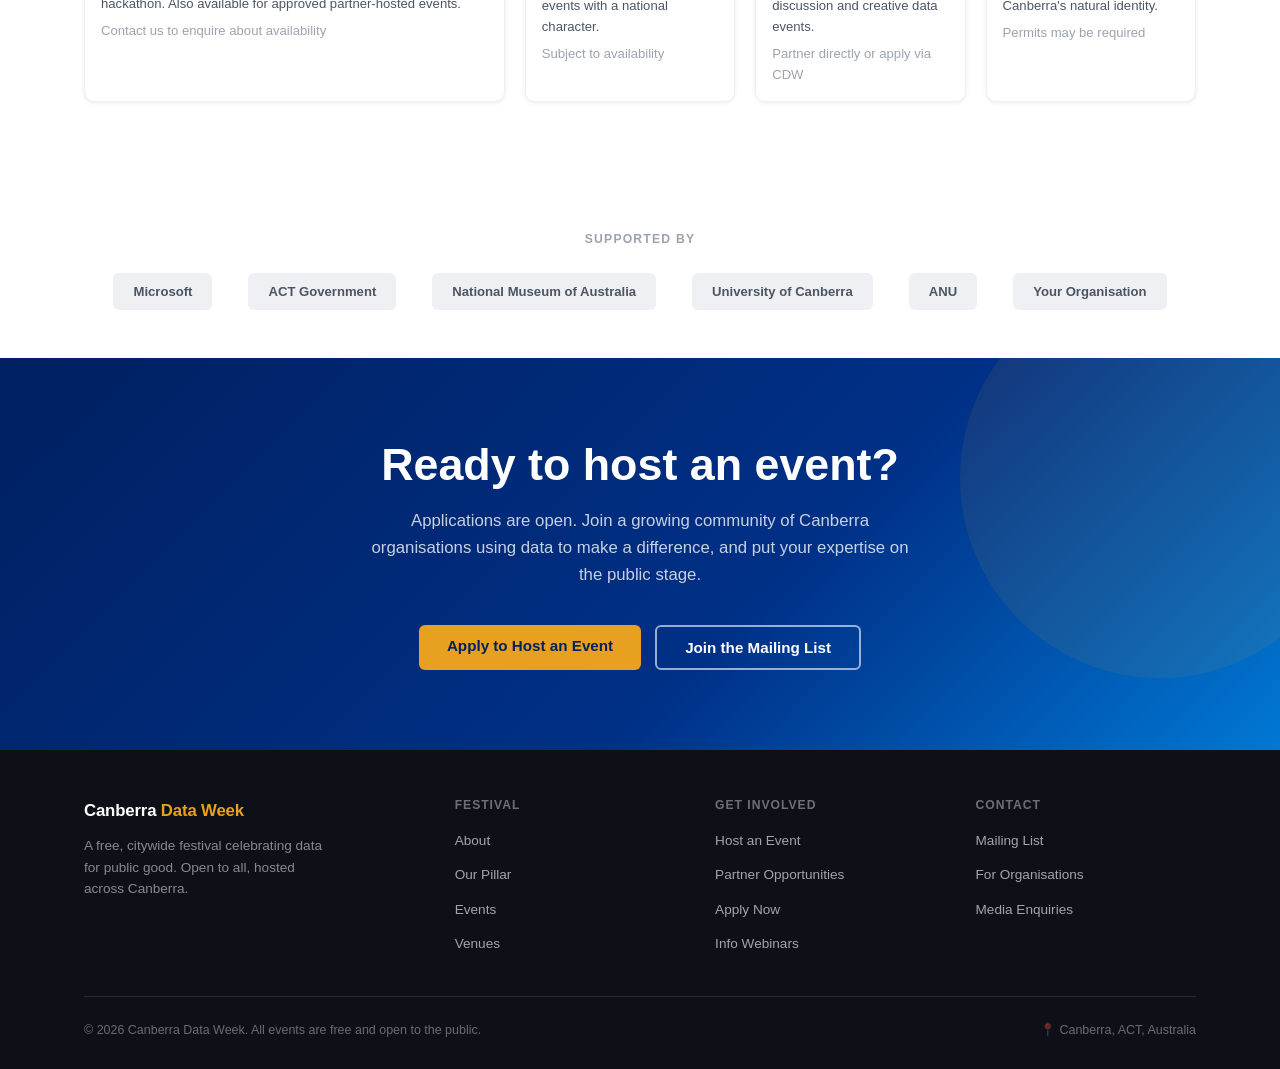
<file: index-old.html>
<!DOCTYPE html>
<html lang="en-AU" dir="ltr">
<head>
<meta charset="UTF-8">
<meta name="viewport" content="width=device-width, initial-scale=1.0">
<meta name="color-scheme" content="light dark">
<meta name="description" content="Canberra Data Week is a citywide festival bringing together public sector, industry, academia and community to explore how data can improve decisions, services and lives.">
<title>Canberra Data Week</title>
<style>
/* ── Reset & Base ─────────────────────────────────────────────── */
*, *::before, *::after { box-sizing: border-box; margin: 0; padding: 0; }
html { scroll-behavior: smooth; font-size: 16px; }

/* ── Design tokens ────────────────────────────────────────────── */
:root {
  --navy:      #002060;
  --blue:      #0078D4;
  --blue-mid:  #005A9E;
  --gold:      #E8A020;
  --gold-lt:   #FFF3D4;
  --teal:      #008272;
  --purple:    #5C2D91;
  --green:     #107C10;
  --white:     #FFFFFF;
  --off-white: #F5F6FA;
  --grey-100:  #EFF0F4;
  --grey-200:  #D1D5DB;
  --grey-400:  #9CA3AF;
  --grey-600:  #4B5563;
  --grey-800:  #1F2937;
  --text:      #111827;
  --surface:   #FFFFFF;
  --font:      -apple-system, BlinkMacSystemFont, 'Segoe UI', Roboto, 'Helvetica Neue', Arial, sans-serif;
  --radius:    10px;
  --shadow-sm: 0 1px 4px rgba(0,0,0,.08);
  --shadow-md: 0 4px 16px rgba(0,0,0,.10);
  --shadow-lg: 0 8px 32px rgba(0,0,0,.14);
  --max-w:     1160px;
}
@media (prefers-color-scheme: dark) {
  :root {
    --white:     #1A1F2B;
    --off-white: #111827;
    --grey-100:  #1F2937;
    --grey-200:  #374151;
    --grey-400:  #6B7280;
    --grey-600:  #9CA3AF;
    --grey-800:  #D1D5DB;
    --text:      #F9FAFB;
    --surface:   #1A1F2B;
    --shadow-sm: 0 1px 4px rgba(0,0,0,.3);
    --shadow-md: 0 4px 16px rgba(0,0,0,.4);
    --shadow-lg: 0 8px 32px rgba(0,0,0,.5);
    --gold-lt:   #2A1F00;
  }
}

/* ── Utilities ────────────────────────────────────────────────── */
body { font-family: var(--font); color: var(--text); background: var(--off-white); line-height: 1.6; }
.container { max-inline-size: var(--max-w); margin-inline: auto; padding-inline: 24px; }
.section { padding-block: 80px; }
.section--alt { background: var(--off-white); }
.section--white { background: var(--white); }
.section--navy { background: var(--navy); color: var(--white); }
h1,h2,h3,h4 { line-height: 1.2; font-weight: 700; }
h2 { font-size: clamp(1.75rem, 3vw, 2.5rem); margin-block-end: 12px; }
h3 { font-size: clamp(1.1rem, 2vw, 1.4rem); }
p { color: var(--grey-600); }
.section--navy p { color: rgba(255,255,255,.78); }
a { color: var(--blue); text-decoration: none; }
a:hover { text-decoration: underline; }

/* ── Buttons ─────────────────────────────────────────────────── */
.btn {
  display: inline-block; padding: 13px 28px; border-radius: 6px;
  font-size: .95rem; font-weight: 600; cursor: pointer;
  transition: opacity .15s, transform .1s; border: none; line-height: 1;
}
.btn:hover { opacity: .88; transform: translateY(-1px); text-decoration: none; }
.btn--primary   { background: var(--gold); color: var(--navy); }
.btn--secondary { background: transparent; color: var(--white); border: 2px solid rgba(255,255,255,.6); }
.btn--secondary:hover { background: rgba(255,255,255,.12); }
.btn--navy      { background: var(--navy); color: var(--white); }
.btn--outline   { background: transparent; color: var(--blue); border: 2px solid var(--blue); }
.btn--outline:hover { background: var(--blue); color: var(--white); }

/* ── Navigation ──────────────────────────────────────────────── */
.nav {
  position: sticky; inset-block-start: 0; z-index: 100;
  background: var(--navy); box-shadow: 0 2px 8px rgba(0,0,0,.25);
}
.nav__inner {
  display: flex; align-items: center; justify-content: space-between;
  min-block-size: 64px; gap: 24px;
}
.nav__brand { display: flex; align-items: center; gap: 10px; text-decoration: none; }
.nav__dots  { display: flex; align-items: center; gap: 5px; }
.nav__dot   { inline-size: 9px; block-size: 9px; border-radius: 50%; background: var(--gold); }
.nav__wordmark { font-size: 1rem; font-weight: 700; color: var(--white); letter-spacing: -.01em; }
.nav__wordmark strong { color: var(--gold); }
.nav__links { display: flex; align-items: center; gap: 4px; list-style: none; }
.nav__links a {
  color: rgba(255,255,255,.82); font-size: .875rem; font-weight: 500;
  padding: 8px 12px; border-radius: 4px; transition: background .15s, color .15s;
}
.nav__links a:hover { background: rgba(255,255,255,.1); color: var(--white); text-decoration: none; }
.nav__cta { margin-inline-start: 8px; }

/* ── Hero ────────────────────────────────────────────────────── */
.hero { background: var(--navy); position: relative; overflow: hidden; padding-block: 100px 80px; }
.hero__bg { position: absolute; inset: 0; pointer-events: none; opacity: .18; }
.hero__inner {
  position: relative; z-index: 1;
  display: grid; grid-template-columns: 1fr 1fr; gap: 60px; align-items: center;
}
.hero__badge {
  display: inline-flex; align-items: center; gap: 8px;
  background: rgba(232,160,32,.18); border: 1px solid rgba(232,160,32,.4);
  color: var(--gold); font-size: .78rem; font-weight: 700; letter-spacing: .06em;
  text-transform: uppercase; padding: 6px 14px; border-radius: 20px; margin-block-end: 20px;
}
.hero__eyebrow { font-size: .82rem; color: rgba(255,255,255,.55); letter-spacing: .08em; text-transform: uppercase; margin-block-end: 8px; }
.hero__title { font-size: clamp(2.4rem, 5vw, 3.8rem); color: var(--white); line-height: 1.08; margin-block-end: 20px; }
.hero__title em { color: var(--gold); font-style: normal; }
.hero__tagline { font-size: 1.1rem; color: rgba(255,255,255,.78); margin-block-end: 36px; max-inline-size: 480px; line-height: 1.65; }
.hero__actions { display: flex; gap: 14px; flex-wrap: wrap; }
.stat-cards { display: grid; grid-template-columns: 1fr 1fr; gap: 14px; }
.stat-card {
  background: rgba(255,255,255,.08); border: 1px solid rgba(255,255,255,.15);
  border-radius: var(--radius); padding: 22px;
}
.stat-card__num   { font-size: 2.2rem; font-weight: 800; color: var(--gold); line-height: 1; }
.stat-card__label { font-size: .78rem; color: rgba(255,255,255,.6); margin-block-start: 4px; }

/* ── Section headers ─────────────────────────────────────────── */
.section-header { text-align: center; margin-block-end: 48px; }
.section-header__eyebrow {
  font-size: .76rem; font-weight: 700; letter-spacing: .1em; text-transform: uppercase;
  color: var(--blue); margin-block-end: 10px;
}
.section--navy .section-header__eyebrow { color: var(--gold); }
.section-header p { font-size: 1.02rem; max-inline-size: 640px; margin-inline: auto; margin-block-start: 12px; }

/* ── Mission cards ────────────────────────────────────────────── */
.mission-grid { display: grid; grid-template-columns: repeat(3, 1fr); gap: 24px; }
.mission-card {
  background: var(--surface); border-radius: var(--radius); padding: 28px;
  box-shadow: var(--shadow-sm); border-block-start: 4px solid var(--blue);
}
.mission-card:nth-child(2) { border-block-start-color: var(--gold); }
.mission-card:nth-child(3) { border-block-start-color: var(--teal); }
.mission-card__icon { font-size: 1.8rem; margin-block-end: 12px; line-height: 1; }
.mission-card h3 { font-size: 1rem; color: var(--text); margin-block-end: 8px; }
.mission-card p  { font-size: .88rem; }

/* ── Pillar ──────────────────────────────────────────────────── */
.pillar-grid { display: grid; grid-template-columns: repeat(4, 1fr); gap: 20px; }
.pillar-item {
  text-align: center; padding: 28px 18px;
  background: rgba(255,255,255,.07); border: 1px solid rgba(255,255,255,.12); border-radius: var(--radius);
}
.pillar-item__icon { font-size: 2rem; margin-block-end: 12px; }
.pillar-item h3 { font-size: .93rem; color: var(--white); margin-block-end: 6px; }
.pillar-item p  { font-size: .82rem; color: rgba(255,255,255,.65); }

/* ── Events ──────────────────────────────────────────────────── */
.event-filters {
  display: flex; flex-wrap: wrap; gap: 8px;
  margin-block-end: 32px; justify-content: center;
}
/* Visually-hidden radio inputs drive the filter (pure CSS, no JS) */
.filter-input { position: absolute; width: 1px; height: 1px; opacity: 0; pointer-events: none; }
.filter-chip {
  display: inline-block;
  padding: 7px 16px; border-radius: 20px; font-size: .82rem; font-weight: 600;
  border: 1.5px solid var(--grey-200); background: var(--surface); color: var(--grey-600);
  cursor: pointer; font-family: inherit; transition: background .15s, color .15s, border-color .15s;
}
.filter-chip:hover { border-color: var(--blue); color: var(--blue); }
/* Active chip: highlight the label whose radio is checked */
#f-all:checked      ~ .event-filters label[for="f-all"],
#f-panel:checked    ~ .event-filters label[for="f-panel"],
#f-workshop:checked ~ .event-filters label[for="f-workshop"],
#f-walk:checked     ~ .event-filters label[for="f-walk"],
#f-talk:checked     ~ .event-filters label[for="f-talk"],
#f-showcase:checked ~ .event-filters label[for="f-showcase"],
#f-careers:checked  ~ .event-filters label[for="f-careers"],
#f-lunch:checked    ~ .event-filters label[for="f-lunch"],
#f-hackathon:checked ~ .event-filters label[for="f-hackathon"],
#f-community:checked ~ .event-filters label[for="f-community"],
#f-demo:checked     ~ .event-filters label[for="f-demo"] {
  background: var(--navy); color: var(--white); border-color: var(--navy);
}
.filter-input:focus-visible ~ .event-filters label[for="f-all"] { outline: 2px solid var(--blue); outline-offset: 2px; }
/* Show only cards matching the checked filter */
#f-panel:checked    ~ .events-grid .event-card:not([data-type~="panel"]),
#f-workshop:checked ~ .events-grid .event-card:not([data-type~="workshop"]),
#f-walk:checked     ~ .events-grid .event-card:not([data-type~="walk"]),
#f-talk:checked     ~ .events-grid .event-card:not([data-type~="talk"]),
#f-showcase:checked ~ .events-grid .event-card:not([data-type~="showcase"]),
#f-careers:checked  ~ .events-grid .event-card:not([data-type~="careers"]),
#f-lunch:checked    ~ .events-grid .event-card:not([data-type~="lunch"]),
#f-hackathon:checked ~ .events-grid .event-card:not([data-type~="hackathon"]),
#f-community:checked ~ .events-grid .event-card:not([data-type~="community"]),
#f-demo:checked     ~ .events-grid .event-card:not([data-type~="demo"]) {
  display: none;
}
.events-grid { display: grid; grid-template-columns: repeat(3, 1fr); gap: 20px; }
.event-card {
  background: var(--surface); border-radius: var(--radius); box-shadow: var(--shadow-sm);
  padding: 22px; display: flex; flex-direction: column; gap: 10px;
  border: 1px solid var(--grey-100); transition: box-shadow .2s, transform .15s;
}
.event-card:hover { box-shadow: var(--shadow-md); transform: translateY(-2px); }
.event-card__meta { display: flex; flex-wrap: wrap; gap: 6px; align-items: center; }
.tag {
  display: inline-block; padding: 3px 10px; border-radius: 12px;
  font-size: .72rem; font-weight: 700; letter-spacing: .02em;
}
.tag--panel     { background: #EEF2FF; color: #3730A3; }
.tag--workshop  { background: #F0FDF4; color: #166534; }
.tag--walk      { background: #FEF3C7; color: #92400E; }
.tag--talk      { background: #EFF6FF; color: #1E40AF; }
.tag--hackathon { background: #FDF4FF; color: #6B21A8; }
.tag--lunch     { background: #FFF1F2; color: #9F1239; }
.tag--showcase  { background: #F0FDFA; color: #115E59; }
.tag--careers   { background: #FEF9C3; color: #713F12; }
.tag--community { background: #F0F9FF; color: #075985; }
.tag--demo      { background: #F3F4F6; color: #374151; }
.tag--venue     { background: transparent; color: var(--grey-400); font-size: .72rem; font-weight: 400; }
.event-card h3  { font-size: .97rem; color: var(--text); line-height: 1.3; }
.event-card p   { font-size: .82rem; }
.event-card__status {
  margin-block-start: auto; font-size: .75rem; font-weight: 600; color: var(--teal);
  display: flex; align-items: center; gap: 5px;
}
.event-card__status--open { color: var(--gold); }
.event-card__status::before { content: '●'; font-size: .55rem; }
.events-cta   { text-align: center; margin-block-start: 36px; }
.events-note  { text-align: center; margin-block-start: 14px; font-size: .82rem; color: var(--grey-400); font-style: italic; }

/* ── Partner Opportunities ───────────────────────────────────── */
.opps-intro { max-inline-size: 700px; margin-inline: auto; text-align: center; margin-block-end: 40px; }
.opps-grid { display: grid; grid-template-columns: repeat(3, 1fr); gap: 22px; }
.opp-card {
  background: var(--surface); border-radius: var(--radius); padding: 26px;
  box-shadow: var(--shadow-sm); border: 1px solid var(--grey-100);
  display: flex; flex-direction: column; gap: 10px;
}
.opp-card__icon {
  inline-size: 44px; block-size: 44px; border-radius: 10px;
  display: flex; align-items: center; justify-content: center; font-size: 1.3rem; flex-shrink: 0;
}
.opp-card h3  { font-size: .98rem; color: var(--text); }
.opp-card p   { font-size: .85rem; flex-grow: 1; }
.opp-badge {
  align-self: flex-start; margin-block-start: 4px; font-size: .72rem; font-weight: 700;
  padding: 3px 10px; border-radius: 12px; background: var(--gold-lt); color: #92400E;
}

/* ── Pathway ─────────────────────────────────────────────────── */
.pathway-grid { display: grid; grid-template-columns: 1fr 1fr; gap: 60px; align-items: start; }
.steps { display: flex; flex-direction: column; gap: 0; }
.step { display: flex; gap: 20px; position: relative; }
.step + .step::before {
  content: ''; position: absolute; inset-inline-start: 19px; inset-block-start: 0;
  inline-size: 2px; block-size: 40px; background: var(--grey-200); transform: translateY(-40px);
}
.step__num {
  inline-size: 40px; block-size: 40px; border-radius: 50%; flex-shrink: 0;
  background: var(--navy); color: var(--white);
  display: flex; align-items: center; justify-content: center;
  font-size: .88rem; font-weight: 700; margin-block-start: 2px;
}
.step__body { padding-block-end: 32px; }
.step__body h3 { font-size: 1rem; color: var(--text); margin-block-end: 4px; }
.step__body p  { font-size: .88rem; }
.pathway-aside {
  background: var(--navy); color: var(--white); border-radius: var(--radius); padding: 32px;
}
.pathway-aside h3 { color: var(--gold); font-size: 1.05rem; margin-block-end: 16px; }
.pathway-aside ul { list-style: none; display: flex; flex-direction: column; gap: 10px; }
.pathway-aside li {
  display: flex; gap: 10px; align-items: flex-start;
  font-size: .88rem; color: rgba(255,255,255,.82);
}
.pathway-aside li::before { content: '✓'; color: var(--gold); font-weight: 700; flex-shrink: 0; }
.webinar-box {
  margin-block-start: 24px; background: rgba(232,160,32,.12);
  border: 1px solid rgba(232,160,32,.3); border-radius: var(--radius); padding: 20px;
}
.webinar-box h4 { color: var(--gold); font-size: .9rem; margin-block-end: 10px; }
.webinar-box ul { list-style: none; display: flex; flex-direction: column; gap: 6px; }
.webinar-box li { font-size: .82rem; color: rgba(255,255,255,.75); padding-inline-start: 14px; position: relative; }
.webinar-box li::before { content: '›'; position: absolute; inset-inline-start: 0; color: var(--gold); }

/* ── Venues ──────────────────────────────────────────────────── */
.venues-grid { display: grid; grid-template-columns: 2fr 1fr 1fr 1fr; gap: 20px; }
.venue-card { background: var(--surface); border-radius: var(--radius); overflow: hidden; box-shadow: var(--shadow-sm); border: 1px solid var(--grey-100); }
.venue-card__hd {
  padding: 20px; background: var(--navy); color: var(--white);
  min-block-size: 100px; display: flex; flex-direction: column; justify-content: flex-end; position: relative;
}
.venue-card--featured .venue-card__hd { min-block-size: 140px; background: linear-gradient(135deg, #002060 0%, #0078D4 100%); }
.venue-card__tag {
  position: absolute; inset-block-start: 14px; inset-inline-start: 14px;
  background: var(--gold); color: var(--navy); font-size: .68rem; font-weight: 700;
  padding: 3px 10px; border-radius: 10px; text-transform: uppercase; letter-spacing: .05em;
}
.venue-card__hd h3 { font-size: .95rem; color: var(--white); }
.venue-card__bd { padding: 16px; }
.venue-card__bd p { font-size: .82rem; }
.venue-cap { font-size: .75rem; color: var(--grey-400); margin-block-start: 6px; }

/* ── CTA band ────────────────────────────────────────────────── */
.cta-band {
  background: linear-gradient(135deg, var(--navy) 0%, #003087 60%, #0078D4 100%);
  padding-block: 80px; text-align: center; position: relative; overflow: hidden;
}
.cta-band::before {
  content: ''; position: absolute; inset-inline-end: -80px; inset-block-start: -80px;
  inline-size: 400px; block-size: 400px; border-radius: 50%; background: rgba(232,160,32,.08);
}
.cta-band h2 { color: var(--white); font-size: clamp(1.8rem, 3.5vw, 2.8rem); margin-block-end: 16px; }
.cta-band p  { color: rgba(255,255,255,.78); font-size: 1.05rem; max-inline-size: 540px; margin-inline: auto; margin-block-end: 36px; }
.cta-band__actions { display: flex; gap: 14px; justify-content: center; flex-wrap: wrap; }

/* ── Supporters ──────────────────────────────────────────────── */
.supporters { padding-block: 48px; background: var(--surface); text-align: center; }
.supporters__label { font-size: .76rem; font-weight: 700; letter-spacing: .1em; text-transform: uppercase; color: var(--grey-400); margin-block-end: 24px; }
.supporters__logos { display: flex; flex-wrap: wrap; gap: 14px 36px; justify-content: center; align-items: center; }
.supporter-chip {
  padding: 8px 20px; background: var(--grey-100); border-radius: 6px;
  font-size: .82rem; font-weight: 600; color: var(--grey-600);
}

/* ── Footer ──────────────────────────────────────────────────── */
.footer { background: #0D1117; padding-block: 48px 28px; }
.footer__grid { display: grid; grid-template-columns: 1.5fr 1fr 1fr 1fr; gap: 40px; margin-block-end: 40px; }
.footer__brand p { font-size: .85rem; color: rgba(255,255,255,.5); margin-block-start: 10px; max-inline-size: 240px; }
.footer__col h4 { font-size: .76rem; font-weight: 700; letter-spacing: .08em; text-transform: uppercase; color: rgba(255,255,255,.4); margin-block-end: 14px; }
.footer__col ul { list-style: none; display: flex; flex-direction: column; gap: 9px; }
.footer__col li a { color: rgba(255,255,255,.62); font-size: .85rem; }
.footer__col li a:hover { color: var(--white); }
.footer__bottom {
  border-block-start: 1px solid rgba(255,255,255,.1); padding-block-start: 24px;
  display: flex; justify-content: space-between; align-items: center; flex-wrap: wrap; gap: 12px;
}
.footer__bottom p   { font-size: .78rem; color: rgba(255,255,255,.38); }
.footer__location   { font-size: .78rem; color: rgba(255,255,255,.38); }

/* ── Responsive ──────────────────────────────────────────────── */
@media (max-width: 960px) {
  .hero__inner    { grid-template-columns: 1fr; }
  .hero__visual   { display: none; }
  .mission-grid   { grid-template-columns: 1fr 1fr; }
  .pillar-grid    { grid-template-columns: 1fr 1fr; }
  .events-grid    { grid-template-columns: 1fr 1fr; }
  .opps-grid      { grid-template-columns: 1fr 1fr; }
  .pathway-grid   { grid-template-columns: 1fr; }
  .venues-grid    { grid-template-columns: 1fr 1fr; }
  .footer__grid   { grid-template-columns: 1fr 1fr; }
  .nav__links     { display: none; }
}
@media (max-width: 600px) {
  .section        { padding-block: 56px; }
  .mission-grid   { grid-template-columns: 1fr; }
  .pillar-grid    { grid-template-columns: 1fr 1fr; }
  .events-grid    { grid-template-columns: 1fr; }
  .opps-grid      { grid-template-columns: 1fr; }
  .venues-grid    { grid-template-columns: 1fr; }
  .footer__grid   { grid-template-columns: 1fr; }
  .hero           { padding-block: 64px 48px; }
}
</style>
</head>
<body>

<!-- NAV -->
<nav class="nav" aria-label="Main navigation">
  <div class="container">
    <div class="nav__inner">
      <a class="nav__brand" href="#top" aria-label="Canberra Data Week home">
        <span class="nav__dots" aria-hidden="true">
          <span class="nav__dot"></span>
          <span class="nav__dot" style="opacity:.6"></span>
          <span class="nav__dot" style="opacity:.35"></span>
        </span>
        <span class="nav__wordmark">Canberra <strong>Data Week</strong></span>
      </a>
      <ul class="nav__links" role="list">
        <li><a href="#about">About</a></li>
        <li><a href="#events">Events</a></li>
        <li><a href="#partners">Partner</a></li>
        <li><a href="#host">Host an Event</a></li>
        <li><a href="#venues">Venues</a></li>
      </ul>
      <a class="btn btn--primary nav__cta" href="#apply">Apply to Host</a>
    </div>
  </div>
</nav>

<!-- HERO -->
<section class="hero" id="top" aria-label="Hero">
  <svg class="hero__bg" viewBox="0 0 1200 600" xmlns="http://www.w3.org/2000/svg" aria-hidden="true" preserveAspectRatio="xMidYMid slice">
    <defs>
      <radialGradient id="rg1" cx="70%" cy="40%" r="55%">
        <stop offset="0%" stop-color="#0078D4" stop-opacity=".6"/>
        <stop offset="100%" stop-color="#0078D4" stop-opacity="0"/>
      </radialGradient>
    </defs>
    <rect width="1200" height="600" fill="url(#rg1)"/>
    <g stroke="#E8A020" stroke-width="1" fill="none">
      <circle cx="800" cy="120" r="6" fill="#E8A020"/>
      <circle cx="980" cy="200" r="4" fill="#0078D4"/>
      <circle cx="1050" cy="320" r="5" fill="#E8A020"/>
      <circle cx="900" cy="400" r="3" fill="#0078D4"/>
      <circle cx="1100" cy="440" r="6" fill="#E8A020"/>
      <circle cx="750" cy="350" r="4" fill="#0078D4"/>
      <circle cx="860" cy="260" r="3" fill="#E8A020"/>
      <circle cx="1000" cy="110" r="4" fill="#0078D4"/>
      <line x1="800" y1="120" x2="980" y2="200"/>
      <line x1="980" y1="200" x2="1050" y2="320"/>
      <line x1="1050" y1="320" x2="900" y2="400"/>
      <line x1="900" y1="400" x2="1100" y2="440"/>
      <line x1="980" y1="200" x2="860" y2="260"/>
      <line x1="860" y1="260" x2="750" y2="350"/>
      <line x1="800" y1="120" x2="1000" y2="110"/>
      <line x1="1000" y1="110" x2="980" y2="200"/>
      <line x1="750" y1="350" x2="900" y2="400"/>
    </g>
    <g stroke="rgba(255,255,255,.04)" stroke-width="1">
      <line x1="0" y1="100" x2="1200" y2="100"/><line x1="0" y1="200" x2="1200" y2="200"/>
      <line x1="0" y1="300" x2="1200" y2="300"/><line x1="0" y1="400" x2="1200" y2="400"/>
      <line x1="0" y1="500" x2="1200" y2="500"/><line x1="200" y1="0" x2="200" y2="600"/>
      <line x1="400" y1="0" x2="400" y2="600"/><line x1="600" y1="0" x2="600" y2="600"/>
      <line x1="800" y1="0" x2="800" y2="600"/><line x1="1000" y1="0" x2="1000" y2="600"/>
    </g>
  </svg>
  <div class="container">
    <div class="hero__inner">
      <div>
        <div class="hero__badge">
          <svg width="10" height="10" viewBox="0 0 10 10" xmlns="http://www.w3.org/2000/svg" aria-hidden="true"><circle cx="5" cy="5" r="4" stroke="#E8A020" stroke-width="1.5" fill="none"/><circle cx="5" cy="5" r="2" fill="#E8A020"/></svg>
          Canberra, ACT &middot; 2026
        </div>
        <p class="hero__eyebrow">A citywide data festival</p>
        <h1 class="hero__title">Data in the<br><em>public good.</em></h1>
        <p class="hero__tagline">Canberra Data Week brings together public sector, industry, academia and community to explore how data can improve decisions, services and lives.</p>
        <div class="hero__actions">
          <a class="btn btn--primary" href="#apply">Apply to Host an Event</a>
          <a class="btn btn--secondary" href="#events">Explore Events</a>
        </div>
      </div>
      <div class="hero__visual stat-cards" aria-hidden="true">
        <div class="stat-card"><div class="stat-card__num">1</div><div class="stat-card__label">Week-long festival</div></div>
        <div class="stat-card"><div class="stat-card__num">10+</div><div class="stat-card__label">Event formats</div></div>
        <div class="stat-card"><div class="stat-card__num">4</div><div class="stat-card__label">Sectors united</div></div>
        <div class="stat-card"><div class="stat-card__num">Free</div><div class="stat-card__label">Open to all</div></div>
      </div>
    </div>
  </div>
</section>

<!-- ABOUT -->
<section class="section section--white" id="about" aria-label="About">
  <div class="container">
    <div class="section-header">
      <p class="section-header__eyebrow">About the Festival</p>
      <h2>Why Canberra Data Week?</h2>
      <p>Canberra is Australia's data capital, home to the ABS, federal policy institutions and world-class research universities. Data Week is a free, open, citywide festival that puts that expertise to work for the whole community.</p>
    </div>
    <div class="mission-grid">
      <div class="mission-card">
        <div class="mission-card__icon" aria-hidden="true">🏙️</div>
        <h3>Distributed &amp; Citywide</h3>
        <p>A central anchor at Microsoft's Canberra office, plus satellite events hosted by partner organisations across offices, museums, galleries, lakeside and online.</p>
      </div>
      <div class="mission-card">
        <div class="mission-card__icon" aria-hidden="true">🤝</div>
        <h3>Open to Everyone</h3>
        <p>All events are free to attend. Whether you're a data scientist, a public servant, a student or just curious, there is a Canberra Data Week event for you.</p>
      </div>
      <div class="mission-card">
        <div class="mission-card__icon" aria-hidden="true">💡</div>
        <h3>Community-Driven</h3>
        <p>Any organisation can apply to host an event. We invite teams and individuals to design and run their own session as an official part of the week's program.</p>
      </div>
    </div>
  </div>
</section>

<!-- PILLAR -->
<section class="section section--navy" id="pillar" aria-label="Our pillar">
  <div class="container">
    <div class="section-header">
      <p class="section-header__eyebrow">Our Pillar</p>
      <h2>Data for Public Good</h2>
      <p>Everything at Canberra Data Week connects back to one goal: using data to deliver better outcomes for people.</p>
    </div>
    <div class="pillar-grid">
      <div class="pillar-item">
        <div class="pillar-item__icon" aria-hidden="true">🏥</div>
        <h3>Better Services</h3>
        <p>Improving how government and community services reach the people who need them most.</p>
      </div>
      <div class="pillar-item">
        <div class="pillar-item__icon" aria-hidden="true">📊</div>
        <h3>Evidence-Led Policy</h3>
        <p>Supporting responsive, effective policy through rigorous and timely data.</p>
      </div>
      <div class="pillar-item">
        <div class="pillar-item__icon" aria-hidden="true">🔍</div>
        <h3>Transparency</h3>
        <p>Open data, open government and accountability to the communities data affects.</p>
      </div>
      <div class="pillar-item">
        <div class="pillar-item__icon" aria-hidden="true">🌏</div>
        <h3>Citizen Outcomes</h3>
        <p>Putting data in the service of real people, and giving communities a voice in how it is used.</p>
      </div>
    </div>
  </div>
</section>

<!-- EVENTS -->
<section class="section section--alt" id="events" aria-label="Events program">
  <div class="container">
    <input type="radio" name="event-filter" id="f-all" class="filter-input" checked>
    <input type="radio" name="event-filter" id="f-panel" class="filter-input">
    <input type="radio" name="event-filter" id="f-workshop" class="filter-input">
    <input type="radio" name="event-filter" id="f-walk" class="filter-input">
    <input type="radio" name="event-filter" id="f-talk" class="filter-input">
    <input type="radio" name="event-filter" id="f-showcase" class="filter-input">
    <input type="radio" name="event-filter" id="f-careers" class="filter-input">
    <input type="radio" name="event-filter" id="f-lunch" class="filter-input">
    <input type="radio" name="event-filter" id="f-hackathon" class="filter-input">
    <input type="radio" name="event-filter" id="f-community" class="filter-input">
    <input type="radio" name="event-filter" id="f-demo" class="filter-input">

    <div class="section-header">
      <p class="section-header__eyebrow">The Program</p>
      <h2>Events at Canberra Data Week</h2>
      <p>A diverse program of free events across a full week. Browse the types of events you can attend, or apply to run your own as a partner host.</p>
    </div>

    <div class="event-filters" role="group" aria-label="Filter events by type">
      <label class="filter-chip" for="f-all">All Events</label>
      <label class="filter-chip" for="f-panel">Panel</label>
      <label class="filter-chip" for="f-workshop">Workshop</label>
      <label class="filter-chip" for="f-walk">Walk</label>
      <label class="filter-chip" for="f-talk">Talk</label>
      <label class="filter-chip" for="f-showcase">Showcase</label>
      <label class="filter-chip" for="f-careers">Careers</label>
      <label class="filter-chip" for="f-lunch">Lunch</label>
      <label class="filter-chip" for="f-hackathon">Hackathon</label>
      <label class="filter-chip" for="f-community">Community</label>
      <label class="filter-chip" for="f-demo">Demonstration</label>
    </div>

    <div class="events-grid">
      <article class="event-card" data-type="panel">
        <div class="event-card__meta">
          <span class="tag tag--panel">Panel</span>
          <span class="tag tag--venue">Microsoft Canberra &middot; Anchor Event</span>
        </div>
        <h3>Opening Event: Data and the Future of Public Services</h3>
        <p>Hear Canberra's data leaders reveal how government and industry are transforming citizen services, then put your questions to the panel. Save your seat for the event that launches the week.</p>
        <p class="event-card__status">Confirmed</p>
      </article>

      <article class="event-card" data-type="walk">
        <div class="event-card__meta">
          <span class="tag tag--walk">Walk</span>
          <span class="tag tag--venue">Lake Burley Griffin Foreshore</span>
        </div>
        <h3>Data Chat Walk: Lake Burley Griffin</h3>
        <p>Swap the boardroom for the lakeside and explore big data ideas on the move, in the Sita Sergeant tradition of walking and talking. Lace up and join the conversation.</p>
        <p class="event-card__status">Open to Partner Hosts</p>
      </article>

      <article class="event-card" data-type="panel">
        <div class="event-card__meta">
          <span class="tag tag--panel">Panel</span>
          <span class="tag tag--venue">TBC</span>
        </div>
        <h3>Women in Data: Celebrating and Connecting</h3>
        <p>Connect with the women shaping Canberra's data profession through networking, peer stories and a forward-looking panel. Claim your place at the table.</p>
        <p class="event-card__status event-card__status--open">Apply to Host</p>
      </article>

      <article class="event-card" data-type="showcase">
        <div class="event-card__meta">
          <span class="tag tag--showcase">Showcase</span>
          <span class="tag tag--venue">Microsoft Canberra / TBC</span>
        </div>
        <h3>Public Sector Data Showcase</h3>
        <p>See how government agencies are using data to improve policy, services and outcomes for Australians. Come along for the insights, or step up to showcase your own work.</p>
        <p class="event-card__status">Open to Partner Hosts</p>
      </article>

      <article class="event-card" data-type="workshop">
        <div class="event-card__meta">
          <span class="tag tag--workshop">Workshop</span>
          <span class="tag tag--venue">TBC</span>
        </div>
        <h3>Hands-On Data Skills Workshop</h3>
        <p>Build practical, job-ready skills in data tools, visualisation and analysis, whatever your starting level. Roll up your sleeves and dive in.</p>
        <p class="event-card__status event-card__status--open">Apply to Host</p>
      </article>

      <article class="event-card" data-type="talk">
        <div class="event-card__meta">
          <span class="tag tag--talk">Talk</span>
          <span class="tag tag--venue">Canberra CBD</span>
        </div>
        <h3>Canberra Tourism: How Data Shapes Our City's Story</h3>
        <p>Discover how visitor insights and destination data are shaping the future of tourism and place-making in the ACT. Get the inside view, or host the session yourself.</p>
        <p class="event-card__status event-card__status--open">Apply to Host</p>
      </article>

      <article class="event-card" data-type="careers">
        <div class="event-card__meta">
          <span class="tag tag--careers">Careers</span>
          <span class="tag tag--venue">University / CBD</span>
        </div>
        <h3>Student Data Careers Session</h3>
        <p>Meet employers, map out your career pathway and hear real stories from Canberra's data community. Kick-start your data career here.</p>
        <p class="event-card__status event-card__status--open">Apply to Host</p>
      </article>

      <article class="event-card" data-type="lunch">
        <div class="event-card__meta">
          <span class="tag tag--lunch">Lunch Event</span>
          <span class="tag tag--venue">TBC</span>
        </div>
        <h3>Data Storytelling Lunch</h3>
        <p>Grab lunch and soak up short, punchy talks on data stories that changed a decision, shifted a policy or touched real lives. Pull up a chair.</p>
        <p class="event-card__status event-card__status--open">Apply to Host</p>
      </article>

      <article class="event-card" data-type="hackathon">
        <div class="event-card__meta">
          <span class="tag tag--hackathon">Hackathon</span>
          <span class="tag tag--venue">Microsoft Canberra</span>
        </div>
        <h3>Open Data Hackathon &amp; Ideation Day</h3>
        <p>Team up for a full day of building real solutions to public-sector challenges using open government and community datasets. Bring your ideas and start hacking.</p>
        <p class="event-card__status">Open to Partner Hosts</p>
      </article>

      <article class="event-card" data-type="community">
        <div class="event-card__meta">
          <span class="tag tag--community">Community Forum</span>
          <span class="tag tag--venue">National Museum / Arts Venues</span>
        </div>
        <h3>Community Data Discussion</h3>
        <p>Join an open forum on data ethics, privacy and community impact at Canberra's cultural institutions. Every voice counts, so come and have your say.</p>
        <p class="event-card__status event-card__status--open">Apply to Host</p>
      </article>

      <article class="event-card" data-type="workshop">
        <div class="event-card__meta">
          <span class="tag tag--workshop">Workshop</span>
          <span class="tag tag--venue">Online / Hybrid</span>
        </div>
        <h3>Data Literacy for Everyone</h3>
        <p>Learn to understand, question and use data in your everyday life and work, with no experience needed. Start your data journey today.</p>
        <p class="event-card__status event-card__status--open">Apply to Host</p>
      </article>

      <article class="event-card" data-type="demo">
        <div class="event-card__meta">
          <span class="tag tag--demo">Demonstration</span>
          <span class="tag tag--venue">TBC</span>
        </div>
        <h3>AI &amp; Data Tools in Government</h3>
        <p>See AI-powered data tools in action across government, research and industry, with time to ask questions and explore hands-on. Come and see what's possible.</p>
        <p class="event-card__status event-card__status--open">Apply to Host</p>
      </article>
    </div>

    <div class="events-cta">
      <a class="btn btn--navy" href="#apply">Apply to Run an Event</a>
    </div>
    <p class="events-note">Program is indicative. Final schedule is published following the partner application round.</p>
  </div>
</section>

<!-- PARTNER OPPORTUNITIES -->
<section class="section section--white" id="partners" aria-label="Partner opportunities">
  <div class="container">
    <div class="section-header">
      <p class="section-header__eyebrow">Get Involved</p>
      <h2>Partner Contribution Opportunities</h2>
      <p>There are many ways to contribute to Canberra Data Week, from hosting a full event to sharing data, expertise, space or your audience. Find the role that fits your organisation.</p>
    </div>
    <div class="opps-grid">

      <div class="opp-card">
        <div class="opp-card__icon" style="background:#EEF2FF;" aria-hidden="true">🎤</div>
        <h3>Event Host</h3>
        <p>Put your organisation centre stage. Design and run your own public event, from a panel to a hackathon, as an official Canberra Data Week partner. Apply to host today.</p>
        <span class="opp-badge">Primary Opportunity</span>
      </div>

      <div class="opp-card">
        <div class="opp-card__icon" style="background:#F0FDF4;" aria-hidden="true">🏢</div>
        <h3>Venue Partner</h3>
        <p>Open your doors and host the festival. Offer your auditorium, boardroom, gallery or outdoor space for a CDW event and put your venue on the map. Register your space now.</p>
        <span class="opp-badge">High Impact</span>
      </div>

      <div class="opp-card">
        <div class="opp-card__icon" style="background:#FEF3C7;" aria-hidden="true">🎯</div>
        <h3>Anchor Sponsor</h3>
        <p>Power the whole week and lead the conversation. Back the central program with financial or in-kind support and help community events happen. Become a sponsor.</p>
        <span class="opp-badge">Strategic Partner</span>
      </div>

      <div class="opp-card">
        <div class="opp-card__icon" style="background:#F0FDFA;" aria-hidden="true">📂</div>
        <h3>Data Provider</h3>
        <p>Put your data to work for the public good. Share open or anonymised datasets for our hackathons, workshops and storytelling sessions. Contribute a dataset.</p>
        <span class="opp-badge">Open to All</span>
      </div>

      <div class="opp-card">
        <div class="opp-card__icon" style="background:#FDF4FF;" aria-hidden="true">🧑‍🏫</div>
        <h3>Speaker or Panellist</h3>
        <p>Share what you know with Canberra's data community. Take the mic as a speaker, panellist or facilitator at an event you don't have to organise. Put your name forward.</p>
        <span class="opp-badge">Open to All</span>
      </div>

      <div class="opp-card">
        <div class="opp-card__icon" style="background:#EFF6FF;" aria-hidden="true">📣</div>
        <h3>Media &amp; Comms Partner</h3>
        <p>Help us reach every corner of Canberra. Amplify the festival through your newsletter, social channels, podcast or publication. Partner with us on comms.</p>
        <span class="opp-badge">Open to All</span>
      </div>

      <div class="opp-card">
        <div class="opp-card__icon" style="background:#FFF1F2;" aria-hidden="true">🎓</div>
        <h3>Academic Partner</h3>
        <p>Bring research and students into the spotlight. Share insights, host a session on campus or co-design the hackathon and storytelling program. Get your institution involved.</p>
        <span class="opp-badge">Universities &amp; Research</span>
      </div>

      <div class="opp-card">
        <div class="opp-card__icon" style="background:#F0F9FF;" aria-hidden="true">🤲</div>
        <h3>Community Partner</h3>
        <p>Make sure no one is left out of the data conversation. Help us reach residents, multicultural communities and not-for-profits. Bring your community to the table.</p>
        <span class="opp-badge">Open to All</span>
      </div>

      <div class="opp-card">
        <div class="opp-card__icon" style="background:#FEF9C3;" aria-hidden="true">🧑‍💼</div>
        <h3>Careers Mentor</h3>
        <p>Shape the next generation of data talent. Join the student careers session as a mentor, employer panellist or hiring speaker. Sign up to mentor.</p>
        <span class="opp-badge">Open to All</span>
      </div>

      <div class="opp-card">
        <div class="opp-card__icon" style="background:#ECFDF5;" aria-hidden="true">🏆</div>
        <h3>Hackathon Challenge Setter</h3>
        <p>Set the challenge that teams will race to solve. Propose a real-world problem for the open data hackathon and watch Canberra's brightest tackle it. Submit a challenge.</p>
        <span class="opp-badge">Government &amp; Industry</span>
      </div>

      <div class="opp-card">
        <div class="opp-card__icon" style="background:#F3F4F6;" aria-hidden="true">🌐</div>
        <h3>Online Event Host</h3>
        <p>Take the festival national. Run a webinar, virtual workshop or hybrid panel and reach participants across Australia and beyond. Host an online event.</p>
        <span class="opp-badge">Open to All</span>
      </div>

      <div class="opp-card">
        <div class="opp-card__icon" style="background:#FEF3C7;" aria-hidden="true">🍽️</div>
        <h3>Catering &amp; Hospitality Partner</h3>
        <p>Get your brand in front of the festival crowd. Cater the Data Storytelling Lunch, networking sessions or other events as an in-kind or sponsored partner. Get in touch to cater.</p>
        <span class="opp-badge">In-Kind Opportunity</span>
      </div>

    </div>
  </div>
</section>

<!-- HOST PATHWAY -->
<section class="section section--alt" id="host" aria-label="Host an event">
  <div class="container">
    <div class="section-header">
      <p class="section-header__eyebrow">Host an Event</p>
      <h2>How to Get Involved</h2>
      <p>Hosting a Canberra Data Week event is open to any organisation, team or individual with something valuable to share. Here is the pathway from idea to event.</p>
    </div>
    <div class="pathway-grid">
      <div class="steps" role="list">
        <div class="step" role="listitem">
          <div class="step__num" aria-label="Step 1">1</div>
          <div class="step__body">
            <h3>Explore the Event Guide</h3>
            <p>Review the event types, format options, audience guidance and the Data for Public Good pillar to see where your idea fits in the program.</p>
          </div>
        </div>
        <div class="step" role="listitem">
          <div class="step__num" aria-label="Step 2">2</div>
          <div class="step__body">
            <h3>Register Your Interest</h3>
            <p>Submit a brief expression of interest online, covering who you are, your event concept and your preferred format and venue type.</p>
          </div>
        </div>
        <div class="step" role="listitem">
          <div class="step__num" aria-label="Step 3">3</div>
          <div class="step__body">
            <h3>Attend an Information Webinar</h3>
            <p>Join one of our free online briefings to learn more about hosting, ask questions and refine your event concept before applying.</p>
          </div>
        </div>
        <div class="step" role="listitem">
          <div class="step__num" aria-label="Step 4">4</div>
          <div class="step__body">
            <h3>Submit Your Application</h3>
            <p>Complete the formal application with your event concept, target audience, format, accessibility plan and preferred venue, whether Microsoft Canberra, the National Museum, a cultural arts venue or a public outdoor space.</p>
          </div>
        </div>
        <div class="step" role="listitem">
          <div class="step__num" aria-label="Step 5">5</div>
          <div class="step__body">
            <h3>Receive Confirmation &amp; Onboarding</h3>
            <p>Approved events are listed on the public program. You receive branding assets, planning support and promotion through Canberra Data Week channels.</p>
          </div>
        </div>
        <div class="step" role="listitem">
          <div class="step__num" aria-label="Step 6">6</div>
          <div class="step__body">
            <h3>Host Your Event</h3>
            <p>Deliver your event during Canberra Data Week. You own the content and experience; we provide the platform, promotion and coordination.</p>
          </div>
        </div>
      </div>

      <div class="pathway-aside">
        <h3>What We Look For</h3>
        <ul>
          <li>Relevance to data, evidence, analytics or data literacy</li>
          <li>Alignment with the Data for Public Good pillar</li>
          <li>Free and open attendance for all participants</li>
          <li>A clear audience and achievable event format</li>
          <li>Inclusion and accessibility considered in the design</li>
          <li>A nominated lead contact from your organisation</li>
          <li>A confirmed or proposed venue for in-person events</li>
        </ul>
        <div class="webinar-box">
          <h4>Information Webinars in 2026</h4>
          <ul>
            <li>Webinar 1: Date TBC (register to be notified)</li>
            <li>Webinar 2: Date TBC (register to be notified)</li>
            <li>Webinar 3: Date TBC (register to be notified)</li>
          </ul>
        </div>
      </div>
    </div>
  </div>
</section>

<!-- VENUES -->
<section class="section section--white" id="venues" aria-label="Venues">
  <div class="container">
    <div class="section-header">
      <p class="section-header__eyebrow">Venues</p>
      <h2>Where Events Can Happen</h2>
      <p>Canberra Data Week events take place across the city, from our anchor hub at Microsoft to iconic cultural institutions, public spaces and beyond.</p>
    </div>
    <div class="venues-grid">
      <div class="venue-card venue-card--featured">
        <div class="venue-card__hd">
          <span class="venue-card__tag">Anchor Hub</span>
          <h3>Microsoft Canberra</h3>
        </div>
        <div class="venue-card__bd">
          <p>The central hub of Canberra Data Week. Home to the opening event, flagship panels, the Public Sector Showcase and the hackathon. Also available for approved partner-hosted events.</p>
          <p class="venue-cap">Contact us to enquire about availability</p>
        </div>
      </div>
      <div class="venue-card">
        <div class="venue-card__hd">
          <h3>National Museum of Australia</h3>
        </div>
        <div class="venue-card__bd">
          <p>A landmark venue on the shores of Lake Burley Griffin, ideal for community forums, evening talks and public events with a national character.</p>
          <p class="venue-cap">Subject to availability</p>
        </div>
      </div>
      <div class="venue-card">
        <div class="venue-card__hd">
          <h3>Cultural &amp; Arts Venues</h3>
        </div>
        <div class="venue-card__bd">
          <p>Canberra's galleries, theatres and cultural institutions offer unique settings for data storytelling, community discussion and creative data events.</p>
          <p class="venue-cap">Partner directly or apply via CDW</p>
        </div>
      </div>
      <div class="venue-card">
        <div class="venue-card__hd">
          <h3>Lake Burley Griffin &amp; Public Spaces</h3>
        </div>
        <div class="venue-card__bd">
          <p>Outdoor events including the Data Chat Walk along the lake foreshore: open, accessible and rooted in Canberra's natural identity.</p>
          <p class="venue-cap">Permits may be required</p>
        </div>
      </div>
    </div>
  </div>
</section>

<!-- SUPPORTERS -->
<div class="supporters">
  <div class="container">
    <p class="supporters__label">Supported by</p>
    <div class="supporters__logos">
      <span class="supporter-chip">Microsoft</span>
      <span class="supporter-chip">ACT Government</span>
      <span class="supporter-chip">National Museum of Australia</span>
      <span class="supporter-chip">University of Canberra</span>
      <span class="supporter-chip">ANU</span>
      <span class="supporter-chip">Your Organisation</span>
    </div>
  </div>
</div>

<!-- CTA -->
<section class="cta-band" id="apply" aria-label="Call to action">
  <div class="container" style="position:relative;z-index:1;">
    <h2>Ready to host an event?</h2>
    <p>Applications are open. Join a growing community of Canberra organisations using data to make a difference, and put your expertise on the public stage.</p>
    <div class="cta-band__actions">
      <a class="btn btn--primary" href="#host">Apply to Host an Event</a>
      <a class="btn btn--secondary" href="#host">Join the Mailing List</a>
    </div>
  </div>
</section>

<!-- FOOTER -->
<footer class="footer" aria-label="Site footer">
  <div class="container">
    <div class="footer__grid">
      <div class="footer__brand">
        <span class="nav__wordmark" style="font-size:1.05rem;">Canberra <strong>Data Week</strong></span>
        <p>A free, citywide festival celebrating data for public good. Open to all, hosted across Canberra.</p>
      </div>
      <div class="footer__col">
        <h4>Festival</h4>
        <ul>
          <li><a href="#about">About</a></li>
          <li><a href="#pillar">Our Pillar</a></li>
          <li><a href="#events">Events</a></li>
          <li><a href="#venues">Venues</a></li>
        </ul>
      </div>
      <div class="footer__col">
        <h4>Get Involved</h4>
        <ul>
          <li><a href="#host">Host an Event</a></li>
          <li><a href="#partners">Partner Opportunities</a></li>
          <li><a href="#apply">Apply Now</a></li>
          <li><a href="#host">Info Webinars</a></li>
        </ul>
      </div>
      <div class="footer__col">
        <h4>Contact</h4>
        <ul>
          <li><a href="#apply">Mailing List</a></li>
          <li><a href="#apply">For Organisations</a></li>
          <li><a href="#apply">Media Enquiries</a></li>
        </ul>
      </div>
    </div>
    <div class="footer__bottom">
      <p>&#169; 2026 Canberra Data Week. All events are free and open to the public.</p>
      <span class="footer__location">&#128205; Canberra, ACT, Australia</span>
    </div>
  </div>
</footer>

</body>
</html>
</file>
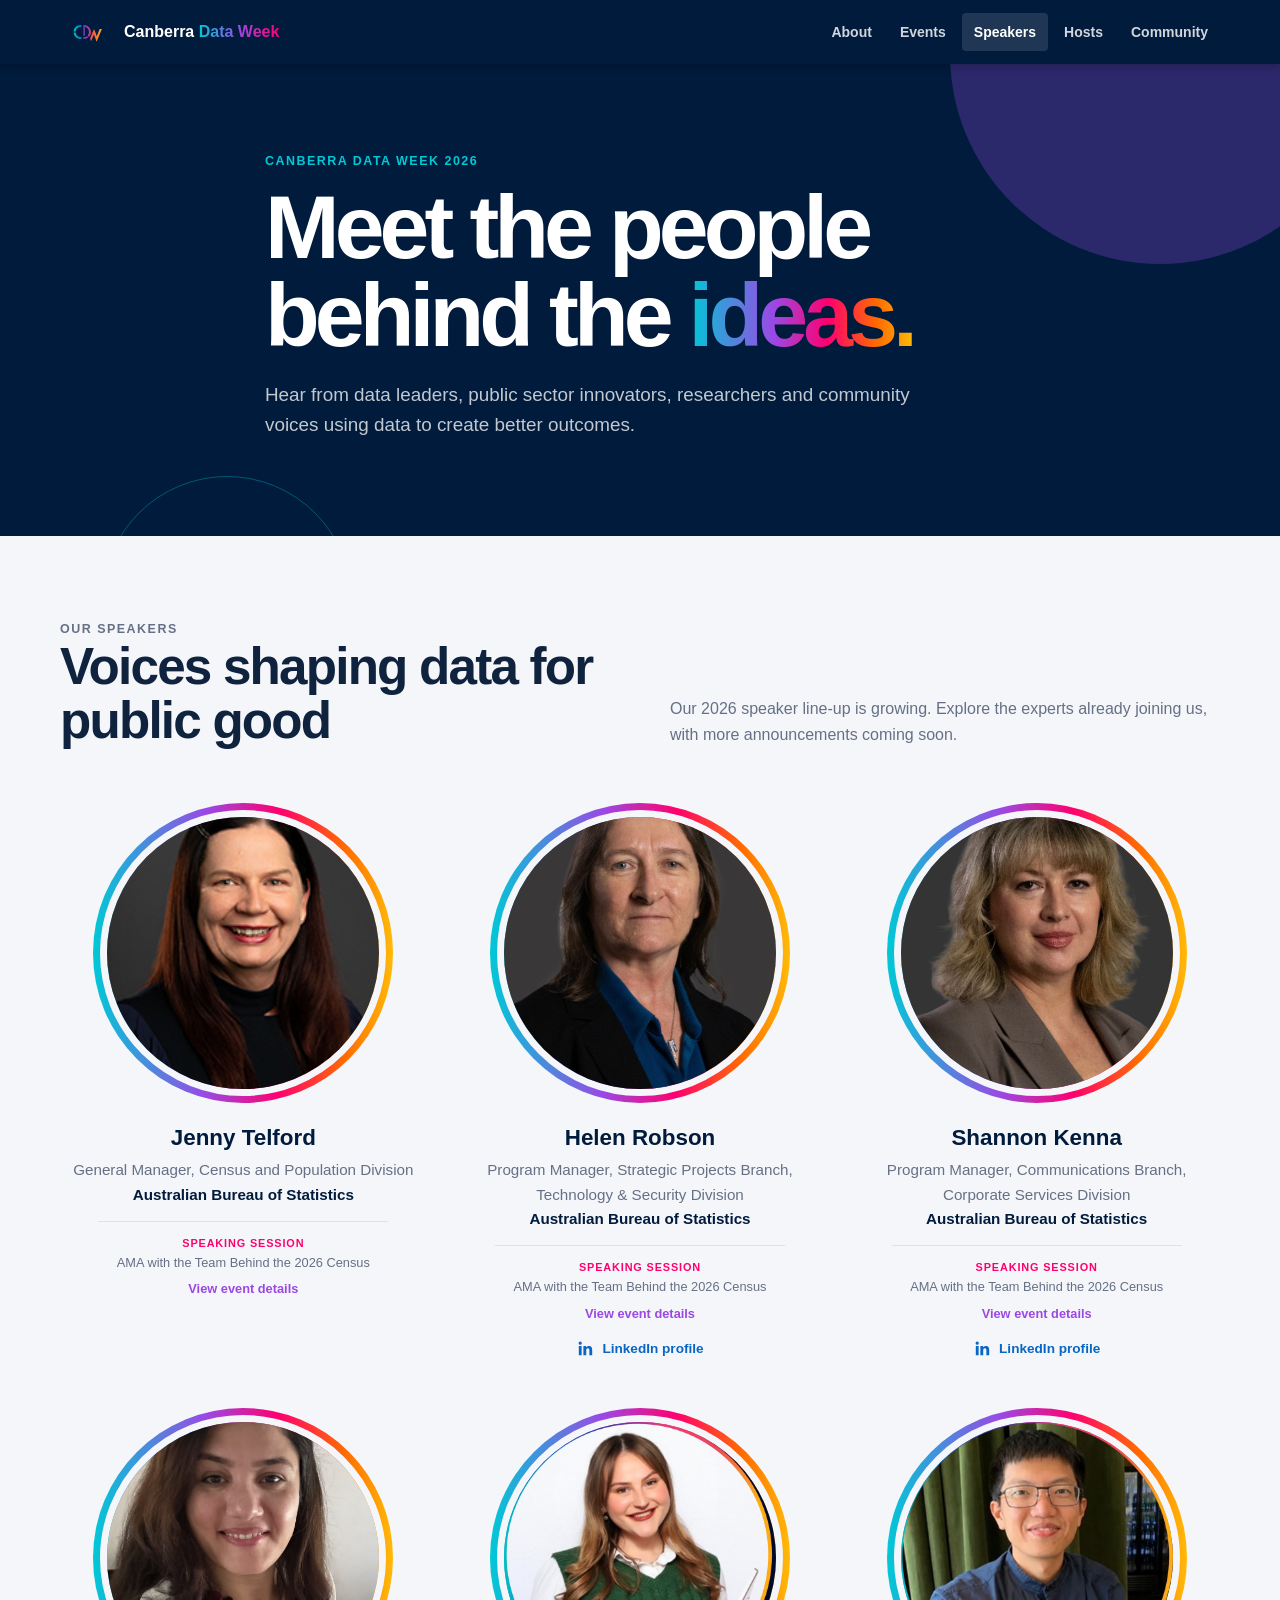
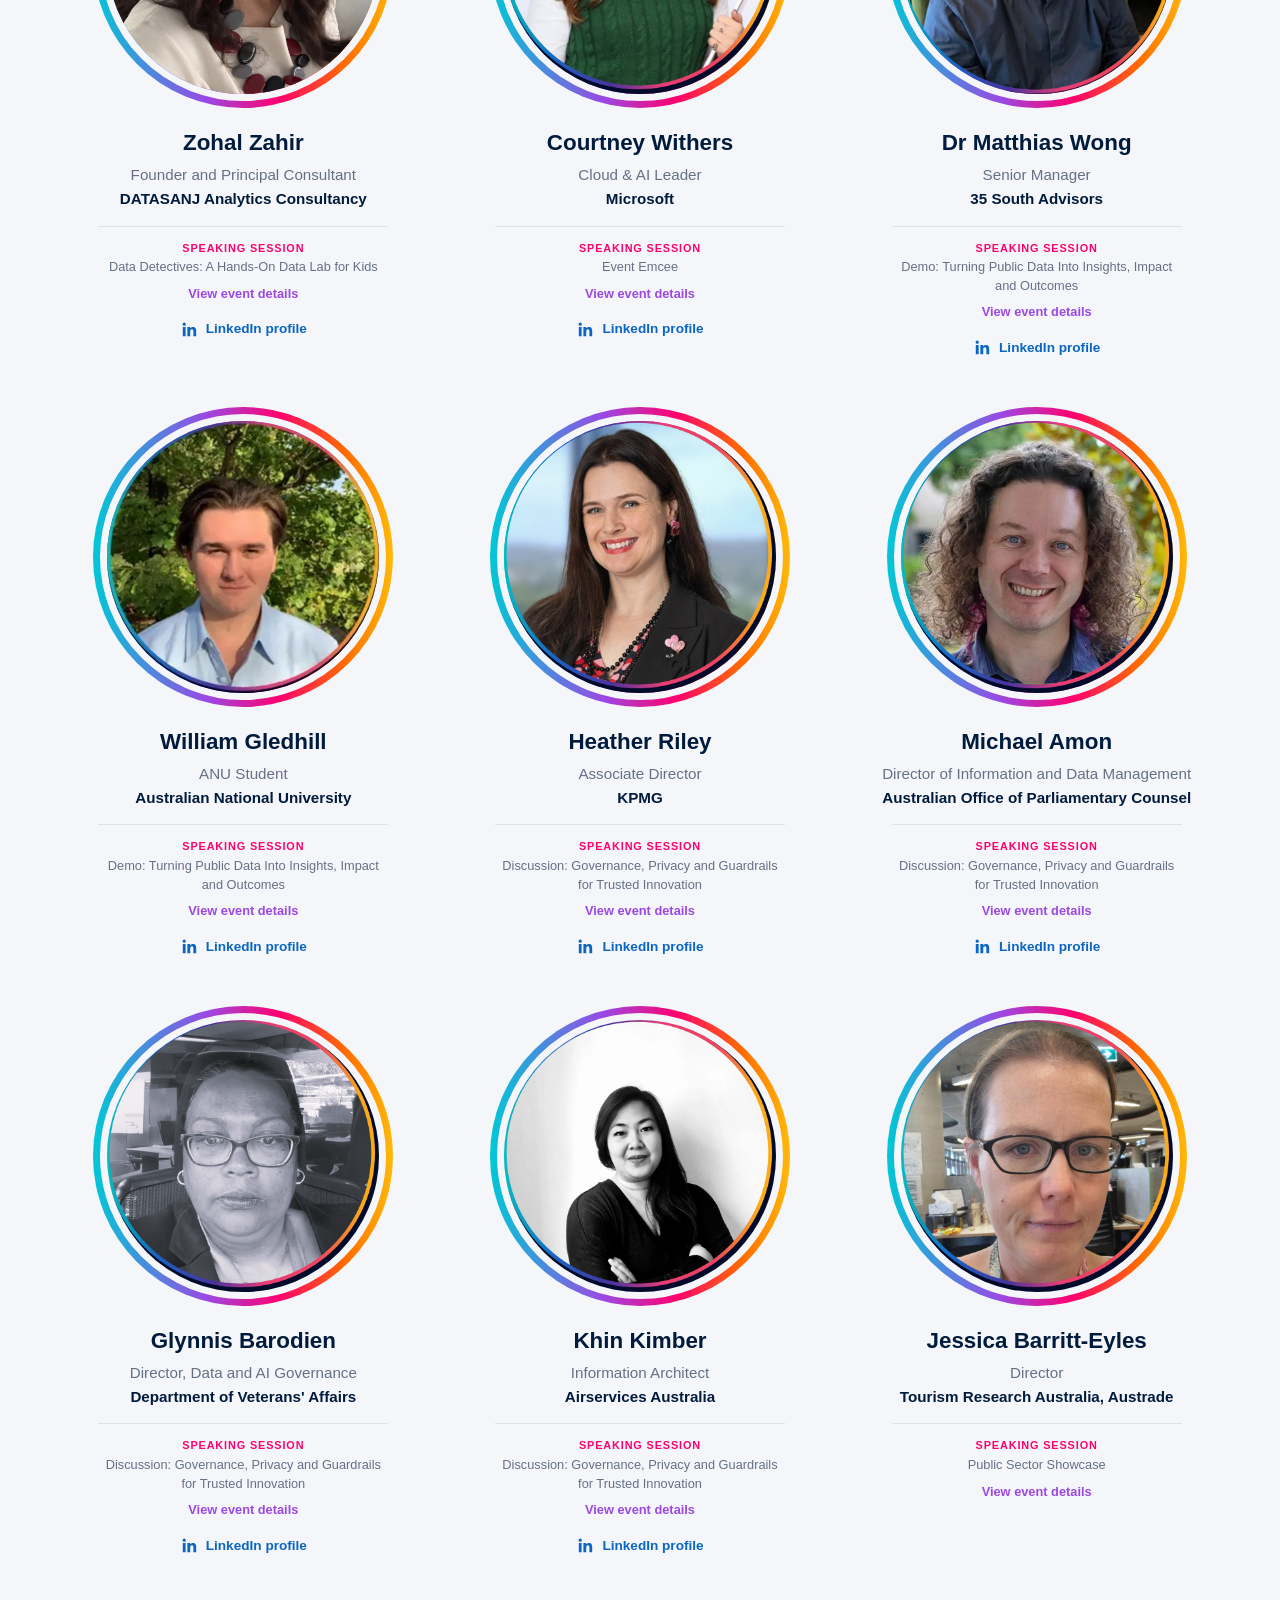
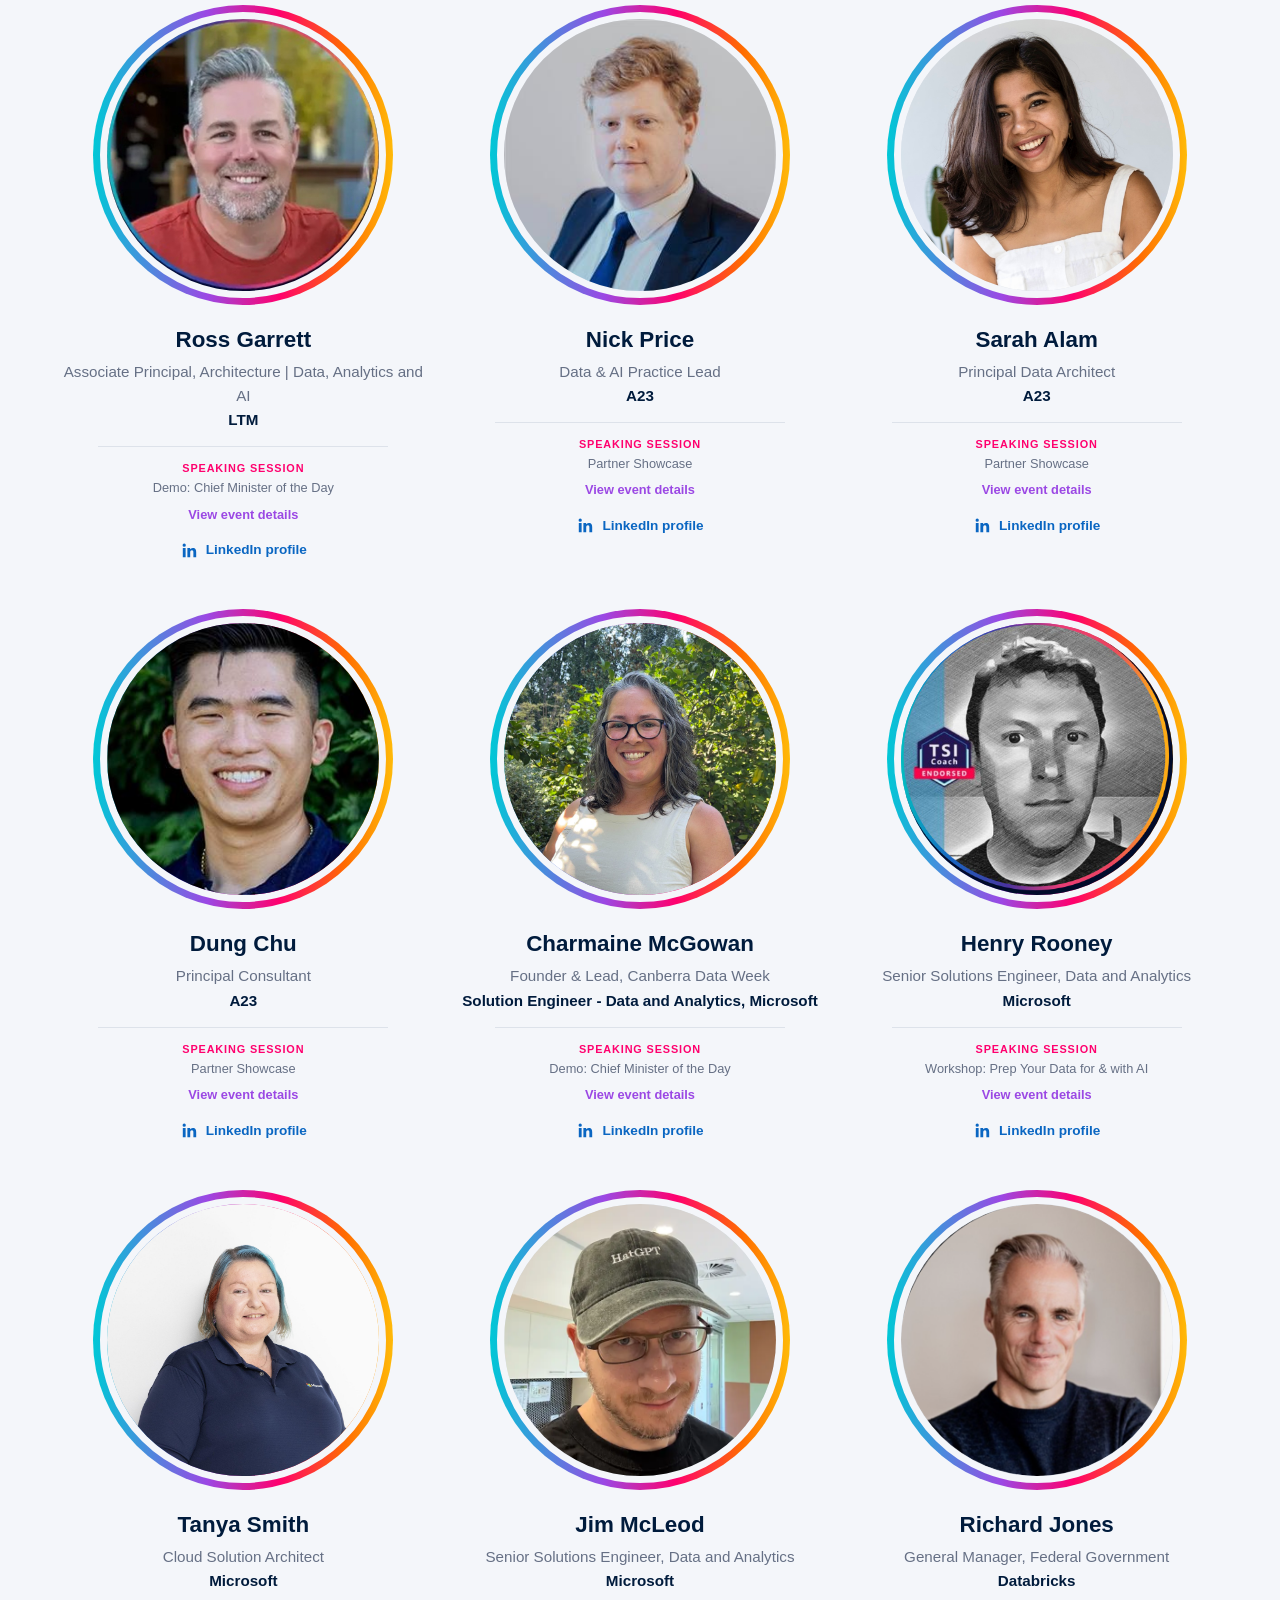
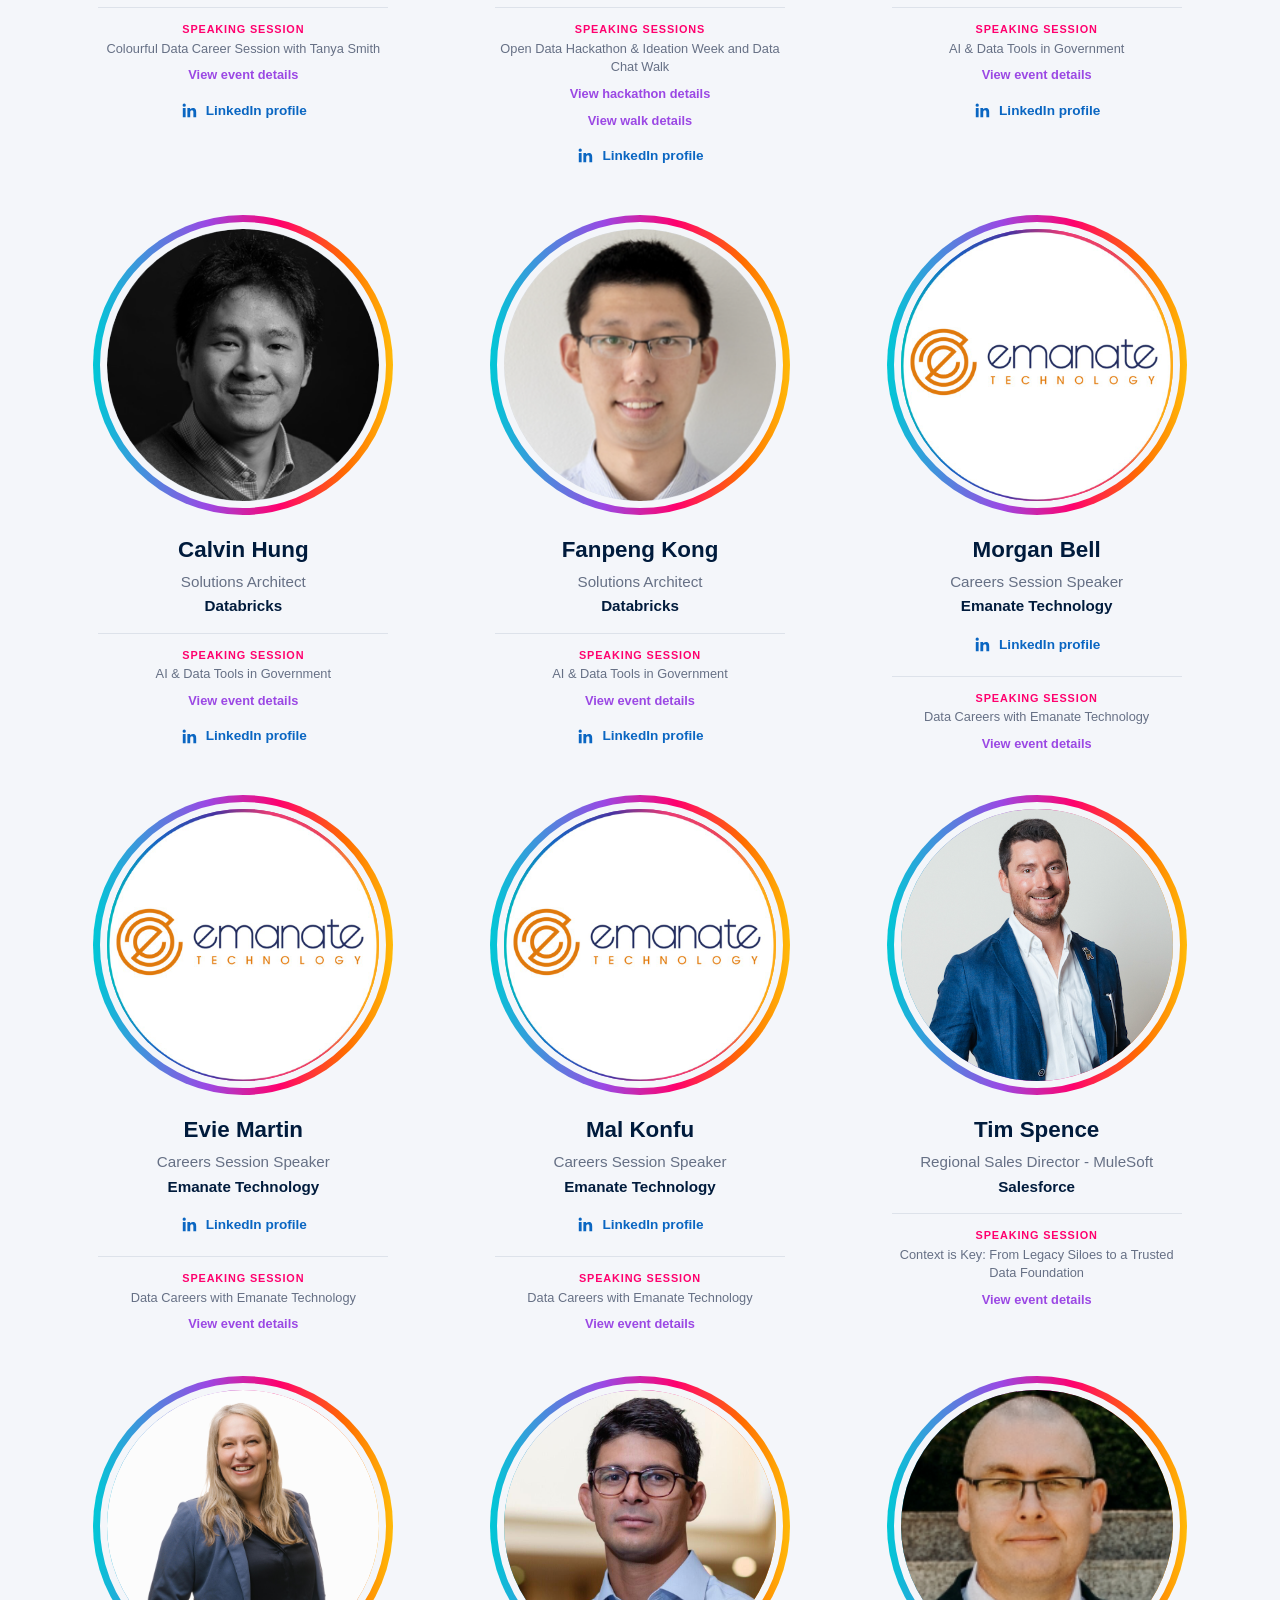
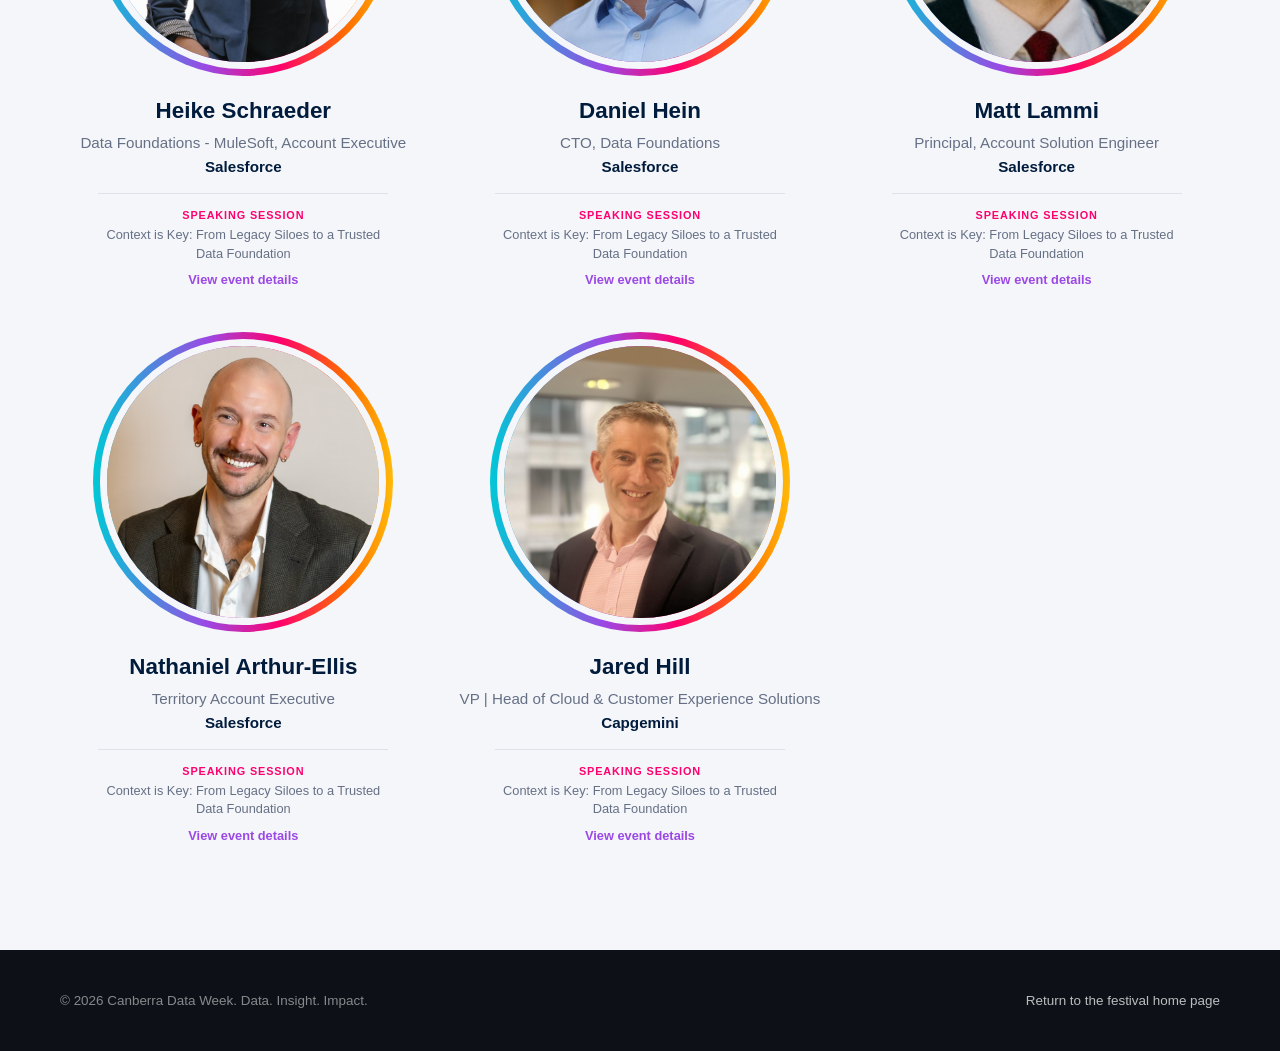
<file: speakers.html>
<!DOCTYPE html>
<html lang="en-AU" dir="ltr">
<head>
<meta charset="UTF-8">
<meta name="viewport" content="width=device-width, initial-scale=1.0">
<meta name="description" content="Meet the speakers sharing their expertise at Canberra Data Week 2026.">
<link rel="icon" href="favicon.svg" type="image/svg+xml">
<title>Speakers | Canberra Data Week</title>
<style>
*, *::before, *::after { box-sizing: border-box; margin: 0; padding: 0; }
:root {
  --teal: #00C8D6;
  --blue: #00B4D8;
  --purple: #9B48E4;
  --magenta: #FF006E;
  --orange: #FF6B00;
  --yellow: #FFBA08;
  --navy: #001B3C;
  --white: #FFFFFF;
  --ink: #10233E;
  --muted: #667085;
  --surface: #F4F6FA;
  --line: #DDE2EA;
  --gradient: linear-gradient(90deg, var(--teal), var(--purple) 38%, var(--magenta) 62%, var(--orange) 84%, var(--yellow));
  --font: -apple-system, BlinkMacSystemFont, "Segoe UI", Roboto, "Helvetica Neue", Arial, sans-serif;
  --max-width: 1160px;
}
html { scroll-behavior: smooth; }
body { background: var(--surface); color: var(--ink); font-family: var(--font); line-height: 1.6; }
a { color: inherit; }
.container { width: min(var(--max-width), calc(100% - 48px)); margin-inline: auto; }
.nav { position: sticky; inset-block-start: 0; z-index: 10; background: var(--navy); box-shadow: 0 2px 8px rgba(0,0,0,.25); }
.nav__inner { min-height: 64px; display: flex; align-items: center; justify-content: space-between; gap: 28px; }
.brand { display: flex; align-items: center; gap: 10px; color: var(--white); text-decoration: none; font-weight: 700; }
.brand img { width: 54px; height: 38px; object-fit: contain; }
.brand strong { background: linear-gradient(90deg, var(--teal), var(--purple), var(--magenta)); background-clip: text; color: transparent; }
.nav__links { display: flex; align-items: center; gap: 4px; list-style: none; }
.nav__links a { display: block; padding: 8px 12px; border-radius: 4px; color: rgba(255,255,255,.82); font-size: .875rem; font-weight: 600; text-decoration: none; }
.nav__links a:hover, .nav__links a[aria-current="page"] { background: rgba(255,255,255,.12); color: var(--white); }
.hero { position: relative; overflow: hidden; background: var(--navy); color: var(--white); padding-block: 88px 96px; }
.hero::before, .hero::after { content: ""; position: absolute; border-radius: 50%; pointer-events: none; }
.hero::before { width: 420px; height: 420px; inset: -220px -90px auto auto; background: rgba(155,72,228,.28); }
.hero::after { width: 250px; height: 250px; inset: auto auto -190px 8%; border: 1px solid rgba(0,200,214,.35); }
.hero__content { position: relative; z-index: 1; max-width: 750px; }
.eyebrow { color: var(--teal); font-size: .78rem; font-weight: 800; letter-spacing: .12em; text-transform: uppercase; }
h1 { max-width: 700px; margin-block: 12px 20px; font-size: clamp(3rem, 7vw, 5.7rem); letter-spacing: -.055em; line-height: .98; }
h1 span { background: var(--gradient); background-clip: text; color: transparent; }
.hero p:last-child { max-width: 650px; color: rgba(255,255,255,.76); font-size: clamp(1rem, 2vw, 1.18rem); }
.speakers { padding-block: 84px 104px; }
.section-heading { display: grid; grid-template-columns: 1fr 1fr; gap: 60px; align-items: end; margin-block-end: 56px; }
.section-heading h2 { font-size: clamp(2rem, 4vw, 3.2rem); line-height: 1.05; letter-spacing: -.035em; }
.section-heading p { color: var(--muted); }
.speaker-grid { display: grid; grid-template-columns: repeat(3, minmax(0, 1fr)); gap: 42px 30px; }
.speaker { text-align: center; }
.speaker__portrait-wrap { position: relative; width: min(100%, 300px); aspect-ratio: 1; margin-inline: auto; padding: 7px; border-radius: 50%; background: var(--gradient); transition: transform .2s ease, box-shadow .2s ease; }
.speaker:hover .speaker__portrait-wrap { transform: translateY(-5px); box-shadow: 0 18px 40px rgba(0,27,60,.16); }
.speaker__portrait { display: block; width: 100%; height: 100%; border: 7px solid var(--surface); border-radius: 50%; object-fit: cover; object-position: center; background: #DDE2EA; }
.speaker__body { padding-block-start: 22px; }
.speaker h3 { color: var(--navy); font-size: 1.4rem; line-height: 1.2; }
.speaker__position { margin-block-start: 6px; color: var(--muted); font-size: .95rem; }
.speaker__agency { color: var(--navy); font-size: .95rem; font-weight: 750; }
.speaker__agency a { text-decoration: none; }
.speaker__agency a:hover { color: var(--purple); text-decoration: underline; }
.speaker__session { max-width: 290px; margin: 14px auto 0; padding-block-start: 14px; border-block-start: 1px solid var(--line); color: var(--muted); font-size: .8rem; line-height: 1.45; }
.speaker__session strong { display: block; margin-block-end: 2px; color: var(--magenta); font-size: .68rem; letter-spacing: .08em; text-transform: uppercase; }
.speaker__event-link { display: block; margin-block-start: 8px; color: var(--purple); font-weight: 750; text-decoration: none; }
.speaker__event-link:hover { text-decoration: underline; }
.speaker__linkedin { display: inline-flex; align-items: center; gap: 7px; margin-block-start: 15px; color: #0A66C2; font-size: .85rem; font-weight: 750; text-decoration: none; }
.speaker__linkedin:hover { text-decoration: underline; }
.speaker__linkedin svg { width: 19px; height: 19px; fill: currentColor; }
.speaker--placeholder .speaker__portrait-wrap { background: linear-gradient(135deg, #DDE2EA, #EEF1F6); }
.speaker--placeholder .speaker__portrait { display: grid; place-items: center; border-color: var(--surface); background: transparent; color: #98A2B3; }
.speaker--placeholder .speaker__portrait span { font-size: clamp(2.7rem, 8vw, 5rem); font-weight: 800; letter-spacing: -.08em; }
.footer { background: #0D1117; color: var(--white); padding-block: 40px; }
.footer__inner { display: flex; justify-content: space-between; align-items: center; gap: 24px; }
.footer p { color: rgba(255,255,255,.5); font-size: .84rem; }
.footer a { color: rgba(255,255,255,.72); font-size: .84rem; text-decoration: none; }
.footer a:hover { color: var(--white); text-decoration: underline; }
@media (max-width: 800px) {
  .nav__links li { display: none; }
  .nav__links li:has(a[aria-current="page"]) { display: block; }
  .section-heading { grid-template-columns: 1fr; gap: 18px; }
  .speaker-grid { grid-template-columns: repeat(2, minmax(0, 1fr)); }
}
@media (max-width: 560px) {
  .container { width: min(100% - 32px, var(--max-width)); }
  .brand span { font-size: .88rem; }
  .hero { padding-block: 64px 70px; }
  .speakers { padding-block: 60px 76px; }
  .speaker-grid { grid-template-columns: 1fr; gap: 46px; }
  .speaker__portrait-wrap { width: min(82vw, 300px); }
  .footer__inner { align-items: flex-start; flex-direction: column; }
}
@media (prefers-reduced-motion: reduce) {
  html { scroll-behavior: auto; }
  .speaker__portrait-wrap { transition: none; }
}
</style>
<link rel="stylesheet" href="mobile-nav.css">
</head>
<body>
<nav class="nav" aria-label="Main navigation">
  <div class="container nav__inner">
    <a class="brand" href="index.html" aria-label="Canberra Data Week home">
      <img src="CDW Logo_dark background.svg" alt="">
      <span>Canberra <strong>Data Week</strong></span>
    </a>
    <ul class="nav__links" id="main-menu">
      <li><a href="index.html#about">About</a></li>
      <li><a href="index.html#events">Events</a></li>
      <li><a href="speakers.html" aria-current="page">Speakers</a></li>
      <li><a href="hosts.html">Hosts</a></li>
      <li><a href="community.html">Community</a></li>
    </ul>
    <button class="nav__toggle" type="button" aria-expanded="false" aria-controls="main-menu" aria-label="Open navigation menu">
      <span class="nav__toggle-icon" aria-hidden="true"></span>
    </button>
  </div>
</nav>

<main>
  <header class="hero">
    <div class="container hero__content">
      <p class="eyebrow">Canberra Data Week 2026</p>
      <h1>Meet the people behind the <span>ideas.</span></h1>
      <p>Hear from data leaders, public sector innovators, researchers and community voices using data to create better outcomes.</p>
    </div>
  </header>

  <section class="speakers" aria-labelledby="speaker-heading">
    <div class="container">
      <div class="section-heading">
        <div>
          <p class="eyebrow">Our speakers</p>
          <h2 id="speaker-heading">Voices shaping data for public good</h2>
        </div>
        <p>Our 2026 speaker line-up is growing. Explore the experts already joining us, with more announcements coming soon.</p>
      </div>

      <div class="speaker-grid">
        <article class="speaker">
          <div class="speaker__portrait-wrap">
            <img class="speaker__portrait" src="assets/speaker-jenny-telford.png" alt="Jenny Telford" width="190" height="275">
          </div>
          <div class="speaker__body">
            <h3>Jenny Telford</h3>
            <p class="speaker__position">General Manager, Census and Population Division</p>
            <p class="speaker__agency">Australian Bureau of Statistics</p>
            <p class="speaker__session"><strong>Speaking session</strong>AMA with the Team Behind the 2026 Census<a class="speaker__event-link" href="index.html#census-data-dialog">View event details</a></p>
          </div>
        </article>

        <article class="speaker">
          <div class="speaker__portrait-wrap">
            <img class="speaker__portrait" src="assets/speaker-helen-robson.png" alt="Helen Robson" width="1336" height="2000">
          </div>
          <div class="speaker__body">
            <h3>Helen Robson</h3>
            <p class="speaker__position">Program Manager, Strategic Projects Branch, Technology &amp; Security Division</p>
            <p class="speaker__agency">Australian Bureau of Statistics</p>
            <p class="speaker__session"><strong>Speaking session</strong>AMA with the Team Behind the 2026 Census<a class="speaker__event-link" href="index.html#census-data-dialog">View event details</a></p>
            <a class="speaker__linkedin" href="https://www.linkedin.com/in/helen-robson-6b76625/" target="_blank" rel="noopener noreferrer" aria-label="Helen Robson on LinkedIn">
              <svg viewBox="0 0 24 24" aria-hidden="true"><path d="M20.45 20.45h-3.56v-5.57c0-1.33-.03-3.04-1.85-3.04-1.85 0-2.14 1.45-2.14 2.94v5.67H9.34V8.98h3.42v1.57h.05c.48-.9 1.64-1.85 3.37-1.85 3.61 0 4.27 2.37 4.27 5.46v6.29ZM5.32 7.41a2.06 2.06 0 1 1 0-4.12 2.06 2.06 0 0 1 0 4.12ZM7.1 20.45H3.54V8.98H7.1v11.47Z"/></svg>
              LinkedIn profile
            </a>
          </div>
        </article>

        <article class="speaker">
          <div class="speaker__portrait-wrap">
            <img class="speaker__portrait" src="assets/speaker-shannon-kenna.png" alt="Shannon Kenna" width="1286" height="2000">
          </div>
          <div class="speaker__body">
            <h3>Shannon Kenna</h3>
            <p class="speaker__position">Program Manager, Communications Branch, Corporate Services Division</p>
            <p class="speaker__agency">Australian Bureau of Statistics</p>
            <p class="speaker__session"><strong>Speaking session</strong>AMA with the Team Behind the 2026 Census<a class="speaker__event-link" href="index.html#census-data-dialog">View event details</a></p>
            <a class="speaker__linkedin" href="https://www.linkedin.com/in/shannonkennacomms/" target="_blank" rel="noopener noreferrer" aria-label="Shannon Kenna on LinkedIn">
              <svg viewBox="0 0 24 24" aria-hidden="true"><path d="M20.45 20.45h-3.56v-5.57c0-1.33-.03-3.04-1.85-3.04-1.85 0-2.14 1.45-2.14 2.94v5.67H9.34V8.98h3.42v1.57h.05c.48-.9 1.64-1.85 3.37-1.85 3.61 0 4.27 2.37 4.27 5.46v6.29ZM5.32 7.41a2.06 2.06 0 1 1 0-4.12 2.06 2.06 0 0 1 0 4.12ZM7.1 20.45H3.54V8.98H7.1v11.47Z"/></svg>
              LinkedIn profile
            </a>
          </div>
        </article>

        <article class="speaker">
          <div class="speaker__portrait-wrap">
            <img class="speaker__portrait" src="assets/speaker-zohal-zahir.jpg" alt="Zohal Zahir" width="1000" height="1250">
          </div>
          <div class="speaker__body">
            <h3>Zohal Zahir</h3>
            <p class="speaker__position">Founder and Principal Consultant</p>
            <p class="speaker__agency">DATASANJ Analytics Consultancy</p>
            <p class="speaker__session"><strong>Speaking session</strong>Data Detectives: A Hands-On Data Lab for Kids<a class="speaker__event-link" href="index.html#data-detectives-dialog">View event details</a></p>
            <a class="speaker__linkedin" href="https://www.linkedin.com/in/dr-zohal-zahir-46128697/" target="_blank" rel="noopener noreferrer" aria-label="Zohal Zahir on LinkedIn">
              <svg viewBox="0 0 24 24" aria-hidden="true"><path d="M20.45 20.45h-3.56v-5.57c0-1.33-.03-3.04-1.85-3.04-1.85 0-2.14 1.45-2.14 2.94v5.67H9.34V8.98h3.42v1.57h.05c.48-.9 1.64-1.85 3.37-1.85 3.61 0 4.27 2.37 4.27 5.46v6.29ZM5.32 7.41a2.06 2.06 0 1 1 0-4.12 2.06 2.06 0 0 1 0 4.12ZM7.1 20.45H3.54V8.98H7.1v11.47Z"/></svg>
              LinkedIn profile
            </a>
          </div>
        </article>

        <article class="speaker">
          <div class="speaker__portrait-wrap">
            <img class="speaker__portrait" src="assets/speaker-courtney-withers.jpg" alt="Courtney Withers" width="800" height="800">
          </div>
          <div class="speaker__body">
            <h3>Courtney Withers</h3>
            <p class="speaker__position">Cloud &amp; AI Leader</p>
            <p class="speaker__agency">Microsoft</p>
            <p class="speaker__session"><strong>Speaking session</strong>Event Emcee<a class="speaker__event-link" href="index.html#microsoft-event-dialog">View event details</a></p>
            <a class="speaker__linkedin" href="https://www.linkedin.com/in/courtney-withers-96042916a/" target="_blank" rel="noopener noreferrer" aria-label="Courtney Withers on LinkedIn">
              <svg viewBox="0 0 24 24" aria-hidden="true"><path d="M20.45 20.45h-3.56v-5.57c0-1.33-.03-3.04-1.85-3.04-1.85 0-2.14 1.45-2.14 2.94v5.67H9.34V8.98h3.42v1.57h.05c.48-.9 1.64-1.85 3.37-1.85 3.61 0 4.27 2.37 4.27 5.46v6.29ZM5.32 7.41a2.06 2.06 0 1 1 0-4.12 2.06 2.06 0 0 1 0 4.12ZM7.1 20.45H3.54V8.98H7.1v11.47Z"/></svg>
              LinkedIn profile
            </a>
          </div>
        </article>

        <article class="speaker">
          <div class="speaker__portrait-wrap">
            <img class="speaker__portrait" src="assets/speaker-matthias-wong.jpg" alt="Dr Matthias Wong" width="790" height="790">
          </div>
          <div class="speaker__body">
            <h3>Dr Matthias Wong</h3>
            <p class="speaker__position">Senior Manager</p>
            <p class="speaker__agency">35 South Advisors</p>
            <p class="speaker__session"><strong>Speaking session</strong>Demo: Turning Public Data Into Insights, Impact and Outcomes<a class="speaker__event-link" href="index.html#microsoft-event-dialog">View event details</a></p>
            <a class="speaker__linkedin" href="https://www.linkedin.com/in/dr-matthias-wong-9195263a9/" target="_blank" rel="noopener noreferrer" aria-label="Dr Matthias Wong on LinkedIn">
              <svg viewBox="0 0 24 24" aria-hidden="true"><path d="M20.45 20.45h-3.56v-5.57c0-1.33-.03-3.04-1.85-3.04-1.85 0-2.14 1.45-2.14 2.94v5.67H9.34V8.98h3.42v1.57h.05c.48-.9 1.64-1.85 3.37-1.85 3.61 0 4.27 2.37 4.27 5.46v6.29ZM5.32 7.41a2.06 2.06 0 1 1 0-4.12 2.06 2.06 0 0 1 0 4.12ZM7.1 20.45H3.54V8.98H7.1v11.47Z"/></svg>
              LinkedIn profile
            </a>
          </div>
        </article>

        <article class="speaker">
          <div class="speaker__portrait-wrap">
            <img class="speaker__portrait" src="assets/speaker-william-gledhill.jpg" alt="William Gledhill" width="800" height="800">
          </div>
          <div class="speaker__body">
            <h3>William Gledhill</h3>
            <p class="speaker__position">ANU Student</p>
            <p class="speaker__agency">Australian National University</p>
            <p class="speaker__session"><strong>Speaking session</strong>Demo: Turning Public Data Into Insights, Impact and Outcomes<a class="speaker__event-link" href="index.html#microsoft-event-dialog">View event details</a></p>
            <a class="speaker__linkedin" href="https://www.linkedin.com/in/william-gledhill-a2bb63205/" target="_blank" rel="noopener noreferrer" aria-label="William Gledhill on LinkedIn">
              <svg viewBox="0 0 24 24" aria-hidden="true"><path d="M20.45 20.45h-3.56v-5.57c0-1.33-.03-3.04-1.85-3.04-1.85 0-2.14 1.45-2.14 2.94v5.67H9.34V8.98h3.42v1.57h.05c.48-.9 1.64-1.85 3.37-1.85 3.61 0 4.27 2.37 4.27 5.46v6.29ZM5.32 7.41a2.06 2.06 0 1 1 0-4.12 2.06 2.06 0 0 1 0 4.12ZM7.1 20.45H3.54V8.98H7.1v11.47Z"/></svg>
              LinkedIn profile
            </a>
          </div>
        </article>

        <article class="speaker">
          <div class="speaker__portrait-wrap">
            <img class="speaker__portrait" src="assets/speaker-heather-riley.jpg" alt="Heather Riley" width="800" height="800">
          </div>
          <div class="speaker__body">
            <h3>Heather Riley</h3>
            <p class="speaker__position">Associate Director</p>
            <p class="speaker__agency">KPMG</p>
            <p class="speaker__session"><strong>Speaking session</strong>Discussion: Governance, Privacy and Guardrails for Trusted Innovation<a class="speaker__event-link" href="index.html#microsoft-event-dialog">View event details</a></p>
            <a class="speaker__linkedin" href="https://www.linkedin.com/in/heather-riley-8115a6233/" target="_blank" rel="noopener noreferrer" aria-label="Heather Riley on LinkedIn">
              <svg viewBox="0 0 24 24" aria-hidden="true"><path d="M20.45 20.45h-3.56v-5.57c0-1.33-.03-3.04-1.85-3.04-1.85 0-2.14 1.45-2.14 2.94v5.67H9.34V8.98h3.42v1.57h.05c.48-.9 1.64-1.85 3.37-1.85 3.61 0 4.27 2.37 4.27 5.46v6.29ZM5.32 7.41a2.06 2.06 0 1 1 0-4.12 2.06 2.06 0 0 1 0 4.12ZM7.1 20.45H3.54V8.98H7.1v11.47Z"/></svg>
              LinkedIn profile
            </a>
          </div>
        </article>

        <article class="speaker">
          <div class="speaker__portrait-wrap">
            <img class="speaker__portrait" src="assets/speaker-michael-amon.jpg" alt="Michael Amon" width="800" height="800">
          </div>
          <div class="speaker__body">
            <h3>Michael Amon</h3>
            <p class="speaker__position">Director of Information and Data Management</p>
            <p class="speaker__agency">Australian Office of Parliamentary Counsel</p>
            <p class="speaker__session"><strong>Speaking session</strong>Discussion: Governance, Privacy and Guardrails for Trusted Innovation<a class="speaker__event-link" href="index.html#microsoft-event-dialog">View event details</a></p>
            <a class="speaker__linkedin" href="https://www.linkedin.com/in/michael-amon-03b5aab2/" target="_blank" rel="noopener noreferrer" aria-label="Michael Amon on LinkedIn">
              <svg viewBox="0 0 24 24" aria-hidden="true"><path d="M20.45 20.45h-3.56v-5.57c0-1.33-.03-3.04-1.85-3.04-1.85 0-2.14 1.45-2.14 2.94v5.67H9.34V8.98h3.42v1.57h.05c.48-.9 1.64-1.85 3.37-1.85 3.61 0 4.27 2.37 4.27 5.46v6.29ZM5.32 7.41a2.06 2.06 0 1 1 0-4.12 2.06 2.06 0 0 1 0 4.12ZM7.1 20.45H3.54V8.98H7.1v11.47Z"/></svg>
              LinkedIn profile
            </a>
          </div>
        </article>

        <article class="speaker">
          <div class="speaker__portrait-wrap">
            <img class="speaker__portrait" src="assets/speaker-glynnis-barodien.jpg" alt="Glynnis Barodien" width="800" height="800">
          </div>
          <div class="speaker__body">
            <h3>Glynnis Barodien</h3>
            <p class="speaker__position">Director, Data and AI Governance</p>
            <p class="speaker__agency">Department of Veterans' Affairs</p>
            <p class="speaker__session"><strong>Speaking session</strong>Discussion: Governance, Privacy and Guardrails for Trusted Innovation<a class="speaker__event-link" href="index.html#microsoft-event-dialog">View event details</a></p>
            <a class="speaker__linkedin" href="https://www.linkedin.com/in/glynnis-barodien-59aa70182/" target="_blank" rel="noopener noreferrer" aria-label="Glynnis Barodien on LinkedIn">
              <svg viewBox="0 0 24 24" aria-hidden="true"><path d="M20.45 20.45h-3.56v-5.57c0-1.33-.03-3.04-1.85-3.04-1.85 0-2.14 1.45-2.14 2.94v5.67H9.34V8.98h3.42v1.57h.05c.48-.9 1.64-1.85 3.37-1.85 3.61 0 4.27 2.37 4.27 5.46v6.29ZM5.32 7.41a2.06 2.06 0 1 1 0-4.12 2.06 2.06 0 0 1 0 4.12ZM7.1 20.45H3.54V8.98H7.1v11.47Z"/></svg>
              LinkedIn profile
            </a>
          </div>
        </article>

        <article class="speaker">
          <div class="speaker__portrait-wrap">
            <img class="speaker__portrait" src="assets/speaker-khin-kimber.jpg" alt="Khin Kimber" width="800" height="800">
          </div>
          <div class="speaker__body">
            <h3>Khin Kimber</h3>
            <p class="speaker__position">Information Architect</p>
            <p class="speaker__agency">Airservices Australia</p>
            <p class="speaker__session"><strong>Speaking session</strong>Discussion: Governance, Privacy and Guardrails for Trusted Innovation<a class="speaker__event-link" href="index.html#microsoft-event-dialog">View event details</a></p>
            <a class="speaker__linkedin" href="https://www.linkedin.com/in/khin-kimber/" target="_blank" rel="noopener noreferrer" aria-label="Khin Kimber on LinkedIn">
              <svg viewBox="0 0 24 24" aria-hidden="true"><path d="M20.45 20.45h-3.56v-5.57c0-1.33-.03-3.04-1.85-3.04-1.85 0-2.14 1.45-2.14 2.94v5.67H9.34V8.98h3.42v1.57h.05c.48-.9 1.64-1.85 3.37-1.85 3.61 0 4.27 2.37 4.27 5.46v6.29ZM5.32 7.41a2.06 2.06 0 1 1 0-4.12 2.06 2.06 0 0 1 0 4.12ZM7.1 20.45H3.54V8.98H7.1v11.47Z"/></svg>
              LinkedIn profile
            </a>
          </div>
        </article>

        <article class="speaker">
          <div class="speaker__portrait-wrap">
            <img class="speaker__portrait" src="assets/speaker-jessica-barritt-eyles.jpg" alt="Jessica Barritt-Eyles" width="800" height="800">
          </div>
          <div class="speaker__body">
            <h3>Jessica Barritt-Eyles</h3>
            <p class="speaker__position">Director</p>
            <p class="speaker__agency">Tourism Research Australia, Austrade</p>
            <p class="speaker__session"><strong>Speaking session</strong>Public Sector Showcase<a class="speaker__event-link" href="index.html#microsoft-event-dialog">View event details</a></p>
          </div>
        </article>

        <article class="speaker">
          <div class="speaker__portrait-wrap">
            <img class="speaker__portrait" src="assets/speaker-ross-garrett.jpg" alt="Ross Garrett" width="800" height="800">
          </div>
          <div class="speaker__body">
            <h3>Ross Garrett</h3>
            <p class="speaker__position">Associate Principal, Architecture | Data, Analytics and AI</p>
            <p class="speaker__agency">LTM</p>
            <p class="speaker__session"><strong>Speaking session</strong>Demo: Chief Minister of the Day<a class="speaker__event-link" href="index.html#microsoft-event-dialog">View event details</a></p>
            <a class="speaker__linkedin" href="https://www.linkedin.com/in/mercuryswitchlab/" target="_blank" rel="noopener noreferrer" aria-label="Ross Garrett on LinkedIn">
              <svg viewBox="0 0 24 24" aria-hidden="true"><path d="M20.45 20.45h-3.56v-5.57c0-1.33-.03-3.04-1.85-3.04-1.85 0-2.14 1.45-2.14 2.94v5.67H9.34V8.98h3.42v1.57h.05c.48-.9 1.64-1.85 3.37-1.85 3.61 0 4.27 2.37 4.27 5.46v6.29ZM5.32 7.41a2.06 2.06 0 1 1 0-4.12 2.06 2.06 0 0 1 0 4.12ZM7.1 20.45H3.54V8.98H7.1v11.47Z"/></svg>
              LinkedIn profile
            </a>
          </div>
        </article>

        <article class="speaker">
          <div class="speaker__portrait-wrap">
            <img class="speaker__portrait" src="assets/speaker-nick-price.jpg" alt="Nick Price" width="300" height="300">
          </div>
          <div class="speaker__body">
            <h3>Nick Price</h3>
            <p class="speaker__position">Data &amp; AI Practice Lead</p>
            <p class="speaker__agency"><a href="https://www.linkedin.com/company/19153403/" target="_blank" rel="noopener noreferrer">A23</a></p>
            <p class="speaker__session"><strong>Speaking session</strong>Partner Showcase<a class="speaker__event-link" href="index.html#microsoft-event-dialog">View event details</a></p>
            <a class="speaker__linkedin" href="https://www.linkedin.com/in/nickckprice/" target="_blank" rel="noopener noreferrer" aria-label="Nick Price on LinkedIn">
              <svg viewBox="0 0 24 24" aria-hidden="true"><path d="M20.45 20.45h-3.56v-5.57c0-1.33-.03-3.04-1.85-3.04-1.85 0-2.14 1.45-2.14 2.94v5.67H9.34V8.98h3.42v1.57h.05c.48-.9 1.64-1.85 3.37-1.85 3.61 0 4.27 2.37 4.27 5.46v6.29ZM5.32 7.41a2.06 2.06 0 1 1 0-4.12 2.06 2.06 0 0 1 0 4.12ZM7.1 20.45H3.54V8.98H7.1v11.47Z"/></svg>
              LinkedIn profile
            </a>
          </div>
        </article>

        <article class="speaker">
          <div class="speaker__portrait-wrap">
            <img class="speaker__portrait" src="assets/speaker-sarah-alam.jpg" alt="Sarah Alam" width="1183" height="909">
          </div>
          <div class="speaker__body">
            <h3>Sarah Alam</h3>
            <p class="speaker__position">Principal Data Architect</p>
            <p class="speaker__agency"><a href="https://www.linkedin.com/company/19153403/" target="_blank" rel="noopener noreferrer">A23</a></p>
            <p class="speaker__session"><strong>Speaking session</strong>Partner Showcase<a class="speaker__event-link" href="index.html#microsoft-event-dialog">View event details</a></p>
            <a class="speaker__linkedin" href="https://www.linkedin.com/in/sarah-alam-a386a3b3/" target="_blank" rel="noopener noreferrer" aria-label="Sarah Alam on LinkedIn">
              <svg viewBox="0 0 24 24" aria-hidden="true"><path d="M20.45 20.45h-3.56v-5.57c0-1.33-.03-3.04-1.85-3.04-1.85 0-2.14 1.45-2.14 2.94v5.67H9.34V8.98h3.42v1.57h.05c.48-.9 1.64-1.85 3.37-1.85 3.61 0 4.27 2.37 4.27 5.46v6.29ZM5.32 7.41a2.06 2.06 0 1 1 0-4.12 2.06 2.06 0 0 1 0 4.12ZM7.1 20.45H3.54V8.98H7.1v11.47Z"/></svg>
              LinkedIn profile
            </a>
          </div>
        </article>

        <article class="speaker">
          <div class="speaker__portrait-wrap">
            <img class="speaker__portrait" src="assets/speaker-dung-chu.jpg" alt="Dung Chu" width="300" height="300">
          </div>
          <div class="speaker__body">
            <h3>Dung Chu</h3>
            <p class="speaker__position">Principal Consultant</p>
            <p class="speaker__agency"><a href="https://www.linkedin.com/company/19153403/" target="_blank" rel="noopener noreferrer">A23</a></p>
            <p class="speaker__session"><strong>Speaking session</strong>Partner Showcase<a class="speaker__event-link" href="index.html#microsoft-event-dialog">View event details</a></p>
            <a class="speaker__linkedin" href="https://www.linkedin.com/in/dungchu/" target="_blank" rel="noopener noreferrer" aria-label="Dung Chu on LinkedIn">
              <svg viewBox="0 0 24 24" aria-hidden="true"><path d="M20.45 20.45h-3.56v-5.57c0-1.33-.03-3.04-1.85-3.04-1.85 0-2.14 1.45-2.14 2.94v5.67H9.34V8.98h3.42v1.57h.05c.48-.9 1.64-1.85 3.37-1.85 3.61 0 4.27 2.37 4.27 5.46v6.29ZM5.32 7.41a2.06 2.06 0 1 1 0-4.12 2.06 2.06 0 0 1 0 4.12ZM7.1 20.45H3.54V8.98H7.1v11.47Z"/></svg>
              LinkedIn profile
            </a>
          </div>
        </article>

        <article class="speaker">
          <div class="speaker__portrait-wrap">
            <img class="speaker__portrait" src="assets/speaker-charmaine-mcgowan.jpg" alt="Charmaine McGowan" width="800" height="800">
          </div>
          <div class="speaker__body">
            <h3>Charmaine McGowan</h3>
            <p class="speaker__position">Founder &amp; Lead, Canberra Data Week</p>
            <p class="speaker__agency">Solution Engineer - Data and Analytics, Microsoft</p>
            <p class="speaker__session"><strong>Speaking session</strong>Demo: Chief Minister of the Day<a class="speaker__event-link" href="index.html#microsoft-event-dialog">View event details</a></p>
            <a class="speaker__linkedin" href="https://www.linkedin.com/in/charmaine-mcgowan/" target="_blank" rel="noopener noreferrer" aria-label="Charmaine McGowan on LinkedIn">
              <svg viewBox="0 0 24 24" aria-hidden="true"><path d="M20.45 20.45h-3.56v-5.57c0-1.33-.03-3.04-1.85-3.04-1.85 0-2.14 1.45-2.14 2.94v5.67H9.34V8.98h3.42v1.57h.05c.48-.9 1.64-1.85 3.37-1.85 3.61 0 4.27 2.37 4.27 5.46v6.29ZM5.32 7.41a2.06 2.06 0 1 1 0-4.12 2.06 2.06 0 0 1 0 4.12ZM7.1 20.45H3.54V8.98H7.1v11.47Z"/></svg>
              LinkedIn profile
            </a>
          </div>
        </article>

        <article class="speaker">
          <div class="speaker__portrait-wrap">
            <img class="speaker__portrait" src="assets/speaker-henry-rooney.jpg" alt="Henry Rooney" width="800" height="800">
          </div>
          <div class="speaker__body">
            <h3>Henry Rooney</h3>
            <p class="speaker__position">Senior Solutions Engineer, Data and Analytics</p>
            <p class="speaker__agency">Microsoft</p>
            <p class="speaker__session"><strong>Speaking session</strong>Workshop: Prep Your Data for &amp; with AI<a class="speaker__event-link" href="index.html#microsoft-event-dialog">View event details</a></p>
            <a class="speaker__linkedin" href="https://www.linkedin.com/in/henryrooney/" target="_blank" rel="noopener noreferrer" aria-label="Henry Rooney on LinkedIn">
              <svg viewBox="0 0 24 24" aria-hidden="true"><path d="M20.45 20.45h-3.56v-5.57c0-1.33-.03-3.04-1.85-3.04-1.85 0-2.14 1.45-2.14 2.94v5.67H9.34V8.98h3.42v1.57h.05c.48-.9 1.64-1.85 3.37-1.85 3.61 0 4.27 2.37 4.27 5.46v6.29ZM5.32 7.41a2.06 2.06 0 1 1 0-4.12 2.06 2.06 0 0 1 0 4.12ZM7.1 20.45H3.54V8.98H7.1v11.47Z"/></svg>
              LinkedIn profile
            </a>
          </div>
        </article>

        <article class="speaker">
          <div class="speaker__portrait-wrap">
            <img class="speaker__portrait" src="assets/speaker-tanya-smith.jpg" alt="Tanya Smith" width="1871" height="2000">
          </div>
          <div class="speaker__body">
            <h3>Tanya Smith</h3>
            <p class="speaker__position">Cloud Solution Architect</p>
            <p class="speaker__agency">Microsoft</p>
            <p class="speaker__session"><strong>Speaking session</strong>Colourful Data Career Session with Tanya Smith<a class="speaker__event-link" href="index.html#tanya-career-session-dialog">View event details</a></p>
            <a class="speaker__linkedin" href="https://www.linkedin.com/in/tanyasmith/" target="_blank" rel="noopener noreferrer" aria-label="Tanya Smith on LinkedIn">
              <svg viewBox="0 0 24 24" aria-hidden="true"><path d="M20.45 20.45h-3.56v-5.57c0-1.33-.03-3.04-1.85-3.04-1.85 0-2.14 1.45-2.14 2.94v5.67H9.34V8.98h3.42v1.57h.05c.48-.9 1.64-1.85 3.37-1.85 3.61 0 4.27 2.37 4.27 5.46v6.29ZM5.32 7.41a2.06 2.06 0 1 1 0-4.12 2.06 2.06 0 0 1 0 4.12ZM7.1 20.45H3.54V8.98H7.1v11.47Z"/></svg>
              LinkedIn profile
            </a>
          </div>
        </article>

        <article class="speaker">
          <div class="speaker__portrait-wrap">
            <img class="speaker__portrait" src="assets/speaker-jim-mcleod.jpg" alt="Jim McLeod" width="600" height="800">
          </div>
          <div class="speaker__body">
            <h3>Jim McLeod</h3>
            <p class="speaker__position">Senior Solutions Engineer, Data and Analytics</p>
            <p class="speaker__agency">Microsoft</p>
            <p class="speaker__session">
              <strong>Speaking sessions</strong>
              Open Data Hackathon &amp; Ideation Week and Data Chat Walk
              <a class="speaker__event-link" href="index.html#open-data-hackathon-dialog">View hackathon details</a>
              <a class="speaker__event-link" href="index.html#data-walk-dialog">View walk details</a>
            </p>
            <a class="speaker__linkedin" href="https://www.linkedin.com/in/jimmcleodaustralia/" target="_blank" rel="noopener noreferrer" aria-label="Jim McLeod on LinkedIn">
              <svg viewBox="0 0 24 24" aria-hidden="true"><path d="M20.45 20.45h-3.56v-5.57c0-1.33-.03-3.04-1.85-3.04-1.85 0-2.14 1.45-2.14 2.94v5.67H9.34V8.98h3.42v1.57h.05c.48-.9 1.64-1.85 3.37-1.85 3.61 0 4.27 2.37 4.27 5.46v6.29ZM5.32 7.41a2.06 2.06 0 1 1 0-4.12 2.06 2.06 0 0 1 0 4.12ZM7.1 20.45H3.54V8.98H7.1v11.47Z"/></svg>
              LinkedIn profile
            </a>
          </div>
        </article>

        <article class="speaker">
          <div class="speaker__portrait-wrap">
            <img class="speaker__portrait" src="assets/speaker-richard-jones.png" alt="Richard Jones" width="300" height="300">
          </div>
          <div class="speaker__body">
            <h3>Richard Jones</h3>
            <p class="speaker__position">General Manager, Federal Government</p>
            <p class="speaker__agency">Databricks</p>
            <p class="speaker__session"><strong>Speaking session</strong>AI &amp; Data Tools in Government<a class="speaker__event-link" href="index.html#databricks-government-dialog">View event details</a></p>
            <a class="speaker__linkedin" href="https://www.linkedin.com/in/richardedjones/" target="_blank" rel="noopener noreferrer" aria-label="Richard Jones on LinkedIn">
              <svg viewBox="0 0 24 24" aria-hidden="true"><path d="M20.45 20.45h-3.56v-5.57c0-1.33-.03-3.04-1.85-3.04-1.85 0-2.14 1.45-2.14 2.94v5.67H9.34V8.98h3.42v1.57h.05c.48-.9 1.64-1.85 3.37-1.85 3.61 0 4.27 2.37 4.27 5.46v6.29ZM5.32 7.41a2.06 2.06 0 1 1 0-4.12 2.06 2.06 0 0 1 0 4.12ZM7.1 20.45H3.54V8.98H7.1v11.47Z"/></svg>
              LinkedIn profile
            </a>
          </div>
        </article>

        <article class="speaker">
          <div class="speaker__portrait-wrap">
            <img class="speaker__portrait" src="assets/speaker-calvin-hung.png" alt="Calvin Hung" width="300" height="300">
          </div>
          <div class="speaker__body">
            <h3>Calvin Hung</h3>
            <p class="speaker__position">Solutions Architect</p>
            <p class="speaker__agency">Databricks</p>
            <p class="speaker__session"><strong>Speaking session</strong>AI &amp; Data Tools in Government<a class="speaker__event-link" href="index.html#databricks-government-dialog">View event details</a></p>
            <a class="speaker__linkedin" href="https://www.linkedin.com/in/calvinkaiyuanhung/" target="_blank" rel="noopener noreferrer" aria-label="Calvin Hung on LinkedIn">
              <svg viewBox="0 0 24 24" aria-hidden="true"><path d="M20.45 20.45h-3.56v-5.57c0-1.33-.03-3.04-1.85-3.04-1.85 0-2.14 1.45-2.14 2.94v5.67H9.34V8.98h3.42v1.57h.05c.48-.9 1.64-1.85 3.37-1.85 3.61 0 4.27 2.37 4.27 5.46v6.29ZM5.32 7.41a2.06 2.06 0 1 1 0-4.12 2.06 2.06 0 0 1 0 4.12ZM7.1 20.45H3.54V8.98H7.1v11.47Z"/></svg>
              LinkedIn profile
            </a>
          </div>
        </article>

        <article class="speaker">
          <div class="speaker__portrait-wrap">
            <img class="speaker__portrait" src="assets/speaker-fanpeng-kong.png" alt="Fanpeng Kong" width="300" height="300">
          </div>
          <div class="speaker__body">
            <h3>Fanpeng Kong</h3>
            <p class="speaker__position">Solutions Architect</p>
            <p class="speaker__agency">Databricks</p>
            <p class="speaker__session"><strong>Speaking session</strong>AI &amp; Data Tools in Government<a class="speaker__event-link" href="index.html#databricks-government-dialog">View event details</a></p>
            <a class="speaker__linkedin" href="https://www.linkedin.com/in/fanpeng-kong-80686198/" target="_blank" rel="noopener noreferrer" aria-label="Fanpeng Kong on LinkedIn">
              <svg viewBox="0 0 24 24" aria-hidden="true"><path d="M20.45 20.45h-3.56v-5.57c0-1.33-.03-3.04-1.85-3.04-1.85 0-2.14 1.45-2.14 2.94v5.67H9.34V8.98h3.42v1.57h.05c.48-.9 1.64-1.85 3.37-1.85 3.61 0 4.27 2.37 4.27 5.46v6.29ZM5.32 7.41a2.06 2.06 0 1 1 0-4.12 2.06 2.06 0 0 1 0 4.12ZM7.1 20.45H3.54V8.98H7.1v11.47Z"/></svg>
              LinkedIn profile
            </a>
          </div>
        </article>

        <article class="speaker">
          <div class="speaker__portrait-wrap">
            <img class="speaker__portrait" src="assets/host-emanate-technology.jpg" alt="Emanate Technology logo" width="800" height="800">
          </div>
          <div class="speaker__body">
            <h3>Morgan Bell</h3>
            <p class="speaker__position">Careers Session Speaker</p>
            <p class="speaker__agency">Emanate Technology</p>
            <a class="speaker__linkedin" href="https://www.linkedin.com/in/morgan-bell-bb3287181/" target="_blank" rel="noopener noreferrer" aria-label="Morgan Bell on LinkedIn">
              <svg viewBox="0 0 24 24" aria-hidden="true"><path d="M20.45 20.45h-3.56v-5.57c0-1.33-.03-3.04-1.85-3.04-1.85 0-2.14 1.45-2.14 2.94v5.67H9.34V8.98h3.42v1.57h.05c.48-.9 1.64-1.85 3.37-1.85 3.61 0 4.27 2.37 4.27 5.46v6.29ZM5.32 7.41a2.06 2.06 0 1 1 0-4.12 2.06 2.06 0 0 1 0 4.12ZM7.1 20.45H3.54V8.98H7.1v11.47Z"/></svg>
              LinkedIn profile
            </a>
            <p class="speaker__session"><strong>Speaking session</strong>Data Careers with Emanate Technology<a class="speaker__event-link" href="index.html#careers-session-dialog">View event details</a></p>
          </div>
        </article>

        <article class="speaker">
          <div class="speaker__portrait-wrap">
            <img class="speaker__portrait" src="assets/host-emanate-technology.jpg" alt="Emanate Technology logo" width="800" height="800">
          </div>
          <div class="speaker__body">
            <h3>Evie Martin</h3>
            <p class="speaker__position">Careers Session Speaker</p>
            <p class="speaker__agency">Emanate Technology</p>
            <a class="speaker__linkedin" href="https://www.linkedin.com/in/evie-martin/" target="_blank" rel="noopener noreferrer" aria-label="Evie Martin on LinkedIn">
              <svg viewBox="0 0 24 24" aria-hidden="true"><path d="M20.45 20.45h-3.56v-5.57c0-1.33-.03-3.04-1.85-3.04-1.85 0-2.14 1.45-2.14 2.94v5.67H9.34V8.98h3.42v1.57h.05c.48-.9 1.64-1.85 3.37-1.85 3.61 0 4.27 2.37 4.27 5.46v6.29ZM5.32 7.41a2.06 2.06 0 1 1 0-4.12 2.06 2.06 0 0 1 0 4.12ZM7.1 20.45H3.54V8.98H7.1v11.47Z"/></svg>
              LinkedIn profile
            </a>
            <p class="speaker__session"><strong>Speaking session</strong>Data Careers with Emanate Technology<a class="speaker__event-link" href="index.html#careers-session-dialog">View event details</a></p>
          </div>
        </article>

        <article class="speaker">
          <div class="speaker__portrait-wrap">
            <img class="speaker__portrait" src="assets/host-emanate-technology.jpg" alt="Emanate Technology logo" width="800" height="800">
          </div>
          <div class="speaker__body">
            <h3>Mal Konfu</h3>
            <p class="speaker__position">Careers Session Speaker</p>
            <p class="speaker__agency">Emanate Technology</p>
            <a class="speaker__linkedin" href="https://www.linkedin.com/in/mal-konfu-602b7a230/" target="_blank" rel="noopener noreferrer" aria-label="Mal Konfu on LinkedIn">
              <svg viewBox="0 0 24 24" aria-hidden="true"><path d="M20.45 20.45h-3.56v-5.57c0-1.33-.03-3.04-1.85-3.04-1.85 0-2.14 1.45-2.14 2.94v5.67H9.34V8.98h3.42v1.57h.05c.48-.9 1.64-1.85 3.37-1.85 3.61 0 4.27 2.37 4.27 5.46v6.29ZM5.32 7.41a2.06 2.06 0 1 1 0-4.12 2.06 2.06 0 0 1 0 4.12ZM7.1 20.45H3.54V8.98H7.1v11.47Z"/></svg>
              LinkedIn profile
            </a>
            <p class="speaker__session"><strong>Speaking session</strong>Data Careers with Emanate Technology<a class="speaker__event-link" href="index.html#careers-session-dialog">View event details</a></p>
          </div>
        </article>

        <article class="speaker">
          <div class="speaker__portrait-wrap">
            <img class="speaker__portrait" src="assets/speaker-tim-spence-headshot.png" alt="Tim Spence" width="800" height="800">
          </div>
          <div class="speaker__body">
            <h3>Tim Spence</h3>
            <p class="speaker__position">Regional Sales Director - MuleSoft</p>
            <p class="speaker__agency">Salesforce</p>
            <p class="speaker__session">
              <strong>Speaking session</strong>
              Context is Key: From Legacy Siloes to a Trusted Data Foundation
              <a class="speaker__event-link" href="https://invite.salesforce.com/datafoundations-canberra" target="_blank" rel="noopener noreferrer">View event details</a>
            </p>
          </div>
        </article>

        <article class="speaker">
          <div class="speaker__portrait-wrap">
            <img class="speaker__portrait" src="assets/speaker-heike-schraeder.jpg" alt="Heike Schraeder" width="512" height="512">
          </div>
          <div class="speaker__body">
            <h3>Heike Schraeder</h3>
            <p class="speaker__position">Data Foundations - MuleSoft, Account Executive</p>
            <p class="speaker__agency">Salesforce</p>
            <p class="speaker__session">
              <strong>Speaking session</strong>
              Context is Key: From Legacy Siloes to a Trusted Data Foundation
              <a class="speaker__event-link" href="https://invite.salesforce.com/datafoundations-canberra" target="_blank" rel="noopener noreferrer">View event details</a>
            </p>
          </div>
        </article>

        <article class="speaker">
          <div class="speaker__portrait-wrap">
            <img class="speaker__portrait" src="assets/speaker-daniel-hein.jpeg" alt="Daniel Hein" width="200" height="200">
          </div>
          <div class="speaker__body">
            <h3>Daniel Hein</h3>
            <p class="speaker__position">CTO, Data Foundations</p>
            <p class="speaker__agency">Salesforce</p>
            <p class="speaker__session">
              <strong>Speaking session</strong>
              Context is Key: From Legacy Siloes to a Trusted Data Foundation
              <a class="speaker__event-link" href="https://invite.salesforce.com/datafoundations-canberra" target="_blank" rel="noopener noreferrer">View event details</a>
            </p>
          </div>
        </article>

        <article class="speaker">
          <div class="speaker__portrait-wrap">
            <img class="speaker__portrait" src="assets/speaker-matt-lammi.png" alt="Matt Lammi" width="800" height="800">
          </div>
          <div class="speaker__body">
            <h3>Matt Lammi</h3>
            <p class="speaker__position">Principal, Account Solution Engineer</p>
            <p class="speaker__agency">Salesforce</p>
            <p class="speaker__session">
              <strong>Speaking session</strong>
              Context is Key: From Legacy Siloes to a Trusted Data Foundation
              <a class="speaker__event-link" href="https://invite.salesforce.com/datafoundations-canberra" target="_blank" rel="noopener noreferrer">View event details</a>
            </p>
          </div>
        </article>

        <article class="speaker">
          <div class="speaker__portrait-wrap">
            <img class="speaker__portrait" src="assets/speaker-nathaniel-arthur-ellis.png" alt="Nathaniel Arthur-Ellis" width="800" height="800">
          </div>
          <div class="speaker__body">
            <h3>Nathaniel Arthur-Ellis</h3>
            <p class="speaker__position">Territory Account Executive</p>
            <p class="speaker__agency">Salesforce</p>
            <p class="speaker__session">
              <strong>Speaking session</strong>
              Context is Key: From Legacy Siloes to a Trusted Data Foundation
              <a class="speaker__event-link" href="https://invite.salesforce.com/datafoundations-canberra" target="_blank" rel="noopener noreferrer">View event details</a>
            </p>
          </div>
        </article>

        <article class="speaker">
          <div class="speaker__portrait-wrap">
            <img class="speaker__portrait" src="assets/speaker-jared-hill.jpg" alt="Jared Hill" width="800" height="800">
          </div>
          <div class="speaker__body">
            <h3>Jared Hill</h3>
            <p class="speaker__position">VP | Head of Cloud &amp; Customer Experience Solutions</p>
            <p class="speaker__agency">Capgemini</p>
            <p class="speaker__session">
              <strong>Speaking session</strong>
              Context is Key: From Legacy Siloes to a Trusted Data Foundation
              <a class="speaker__event-link" href="https://invite.salesforce.com/datafoundations-canberra" target="_blank" rel="noopener noreferrer">View event details</a>
            </p>
          </div>
        </article>
      </div>
    </div>
  </section>
</main>

<footer class="footer">
  <div class="container footer__inner">
    <p>&copy; 2026 Canberra Data Week. Data. Insight. Impact.</p>
    <a href="index.html">Return to the festival home page</a>
  </div>
</footer>
<script src="mobile-nav.js"></script>
</body>
</html>
</file>
<file: mobile-nav.css>
.nav__inner {
  position: relative;
}

.nav__toggle {
  display: none;
  inline-size: 44px;
  block-size: 44px;
  flex: 0 0 auto;
  align-items: center;
  justify-content: center;
  border: 1px solid rgba(255, 255, 255, .35);
  border-radius: 6px;
  background: transparent;
  color: #FFFFFF;
  cursor: pointer;
}

.nav__toggle:hover,
.nav__toggle:focus-visible {
  background: rgba(255, 255, 255, .12);
}

.nav__toggle:focus-visible {
  outline: 3px solid #00C8D6;
  outline-offset: 2px;
}

.nav__toggle-icon,
.nav__toggle-icon::before,
.nav__toggle-icon::after {
  display: block;
  inline-size: 22px;
  block-size: 2px;
  border-radius: 2px;
  background: currentColor;
  transition: transform .18s ease, opacity .18s ease;
}

.nav__toggle-icon {
  position: relative;
}

.nav__toggle-icon::before,
.nav__toggle-icon::after {
  position: absolute;
  inset-inline-start: 0;
  content: "";
}

.nav__toggle-icon::before {
  inset-block-start: -7px;
}

.nav__toggle-icon::after {
  inset-block-start: 7px;
}

.nav__toggle[aria-expanded="true"] .nav__toggle-icon {
  background: transparent;
}

.nav__toggle[aria-expanded="true"] .nav__toggle-icon::before {
  transform: translateY(7px) rotate(45deg);
}

.nav__toggle[aria-expanded="true"] .nav__toggle-icon::after {
  transform: translateY(-7px) rotate(-45deg);
}

@media (max-width: 960px) {
  .nav__toggle {
    display: inline-flex;
    margin-inline-start: auto;
  }

  .nav__links {
    position: absolute;
    inset-block-start: 100%;
    inset-inline-end: 0;
    display: none;
    inline-size: min(280px, calc(100vw - 32px));
    flex-direction: column;
    align-items: stretch;
    gap: 4px;
    padding: 12px;
    border-block-start: 1px solid rgba(255, 255, 255, .16);
    border-radius: 0 0 8px 8px;
    background: #001B3C;
    box-shadow: 0 12px 24px rgba(0, 0, 0, .3);
  }

  .nav__links.is-open {
    display: flex;
  }

  .nav__links li {
    display: block;
    inline-size: 100%;
  }

  .nav__links a {
    inline-size: 100%;
    padding: 12px 14px;
  }
}

@media (max-width: 600px) {
  .nav__cta {
    display: none;
  }
}

@media (prefers-reduced-motion: reduce) {
  .nav__toggle-icon,
  .nav__toggle-icon::before,
  .nav__toggle-icon::after {
    transition: none;
  }
}
</file>
<file: confirmation.css>
*, *::before, *::after { box-sizing: border-box; }

:root {
  --navy: #001b3c;
  --teal: #00c8d6;
  --magenta: #ff006e;
  --orange: #ff6b00;
  --yellow: #ffba08;
  --white: #ffffff;
  --off-white: #f5f6fa;
  --muted: #4b5563;
  --font: -apple-system, BlinkMacSystemFont, "Segoe UI", Roboto, "Helvetica Neue", Arial, sans-serif;
}

html { color-scheme: light; }
body {
  min-height: 100vh;
  margin: 0;
  background: var(--off-white);
  color: var(--navy);
  font-family: var(--font);
  line-height: 1.6;
}

a { color: inherit; }
.site-header { background: var(--navy); }
.site-header__inner,
.confirmation__inner,
.site-footer__inner {
  width: min(100% - 48px, 1040px);
  margin-inline: auto;
}

.site-header__inner {
  min-height: 76px;
  display: flex;
  align-items: center;
  justify-content: space-between;
  gap: 24px;
}

.brand {
  display: inline-flex;
  align-items: center;
  gap: 12px;
  color: var(--white);
  font-size: 1rem;
  font-weight: 700;
  text-decoration: none;
}
.brand img { width: 42px; height: 42px; display: block; }
.brand strong { color: var(--teal); }
.home-link { color: rgba(255,255,255,.76); font-size: .88rem; text-decoration: none; }
.home-link:hover { color: var(--white); text-decoration: underline; }

.confirmation {
  min-height: calc(100vh - 152px);
  position: relative;
  overflow: hidden;
  background:
    linear-gradient(90deg, rgba(0,200,214,.08) 1px, transparent 1px),
    linear-gradient(rgba(0,200,214,.08) 1px, transparent 1px),
    var(--off-white);
  background-size: 48px 48px;
}
.confirmation::before {
  content: "";
  position: absolute;
  inset: 0 0 auto;
  height: 7px;
  background: linear-gradient(90deg, var(--teal), #9b48e4 42%, var(--magenta) 66%, var(--orange), var(--yellow));
}
.confirmation__inner {
  min-height: calc(100vh - 152px);
  display: grid;
  align-content: center;
  padding-block: 72px;
}
.confirmation__content { max-width: 720px; }
.confirmation__status {
  width: 56px;
  height: 56px;
  display: grid;
  place-items: center;
  margin-bottom: 28px;
  border-radius: 50%;
  background: var(--teal);
  color: var(--navy);
  font-size: 1.8rem;
  font-weight: 800;
}
.confirmation__eyebrow {
  margin: 0 0 12px;
  color: var(--magenta);
  font-size: .78rem;
  font-weight: 800;
  letter-spacing: .1em;
  text-transform: uppercase;
}
h1 {
  max-width: 680px;
  margin: 0 0 20px;
  font-size: clamp(2.35rem, 7vw, 4.4rem);
  line-height: 1.04;
  letter-spacing: 0;
}
.confirmation__lead {
  max-width: 640px;
  margin: 0 0 14px;
  color: var(--muted);
  font-size: clamp(1.05rem, 2vw, 1.22rem);
  line-height: 1.7;
}
.confirmation__note { margin: 0; color: var(--muted); font-size: .94rem; }
.confirmation__actions { display: flex; flex-wrap: wrap; gap: 12px; margin-top: 34px; }
.button {
  display: inline-flex;
  min-height: 46px;
  align-items: center;
  justify-content: center;
  padding: 12px 22px;
  border: 2px solid var(--navy);
  border-radius: 6px;
  font-size: .94rem;
  font-weight: 700;
  text-decoration: none;
}
.button--primary { background: var(--magenta); border-color: var(--magenta); color: var(--white); }
.button--secondary { background: transparent; color: var(--navy); }
.button:hover { transform: translateY(-1px); }
.button:focus-visible { outline: 3px solid var(--teal); outline-offset: 3px; }

.site-footer { min-height: 76px; display: flex; align-items: center; background: var(--navy); }
.site-footer__inner { color: rgba(255,255,255,.58); font-size: .78rem; }
.site-footer p { margin: 0; }

@media (max-width: 600px) {
  .site-header__inner,
  .confirmation__inner,
  .site-footer__inner { width: min(100% - 36px, 1040px); }
  .site-header__inner { min-height: 68px; }
  .brand img { width: 36px; height: 36px; }
  .brand span { display: none; }
  .confirmation,
  .confirmation__inner { min-height: calc(100vh - 136px); }
  .confirmation__inner { padding-block: 52px; }
  .confirmation__status { width: 50px; height: 50px; margin-bottom: 22px; }
  .confirmation__actions { flex-direction: column; }
  .button { width: 100%; }
  .site-footer { min-height: 68px; }
}

@media (prefers-reduced-motion: reduce) {
  .button:hover { transform: none; }
}
</file>
